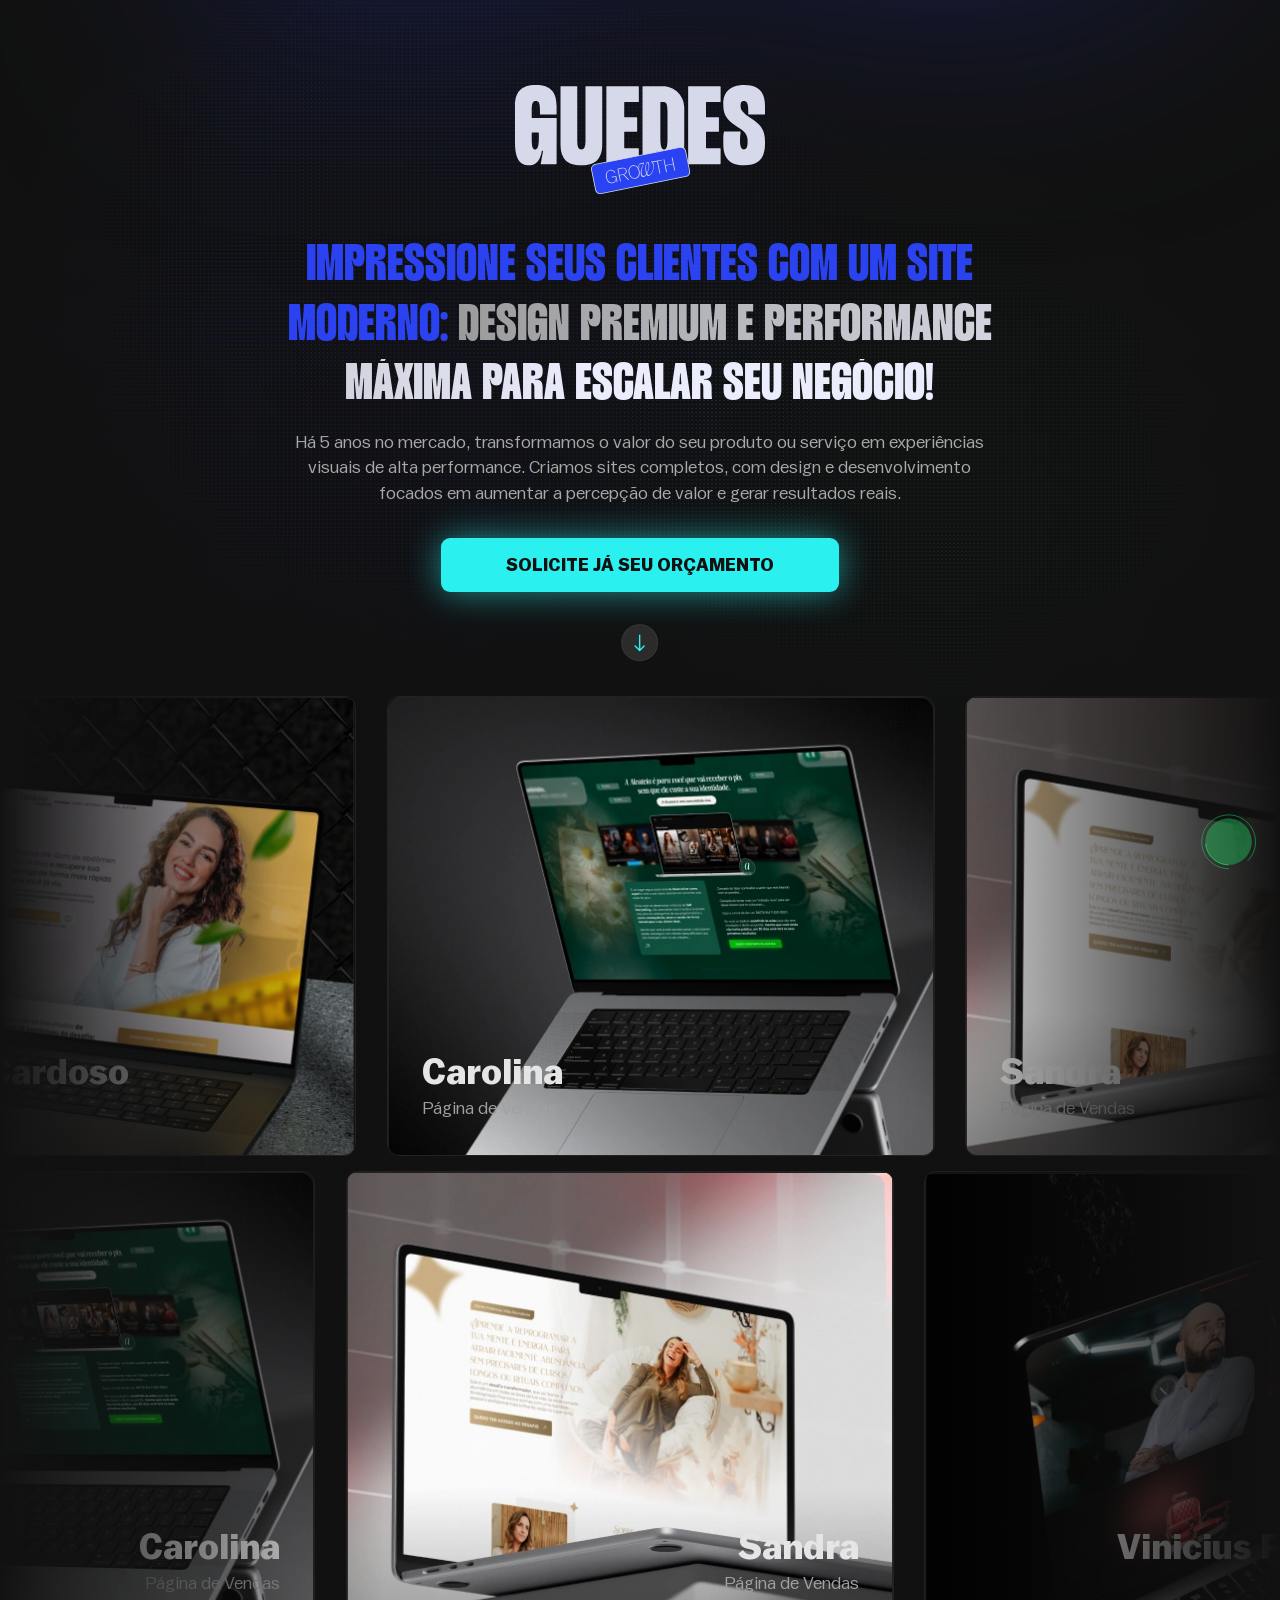
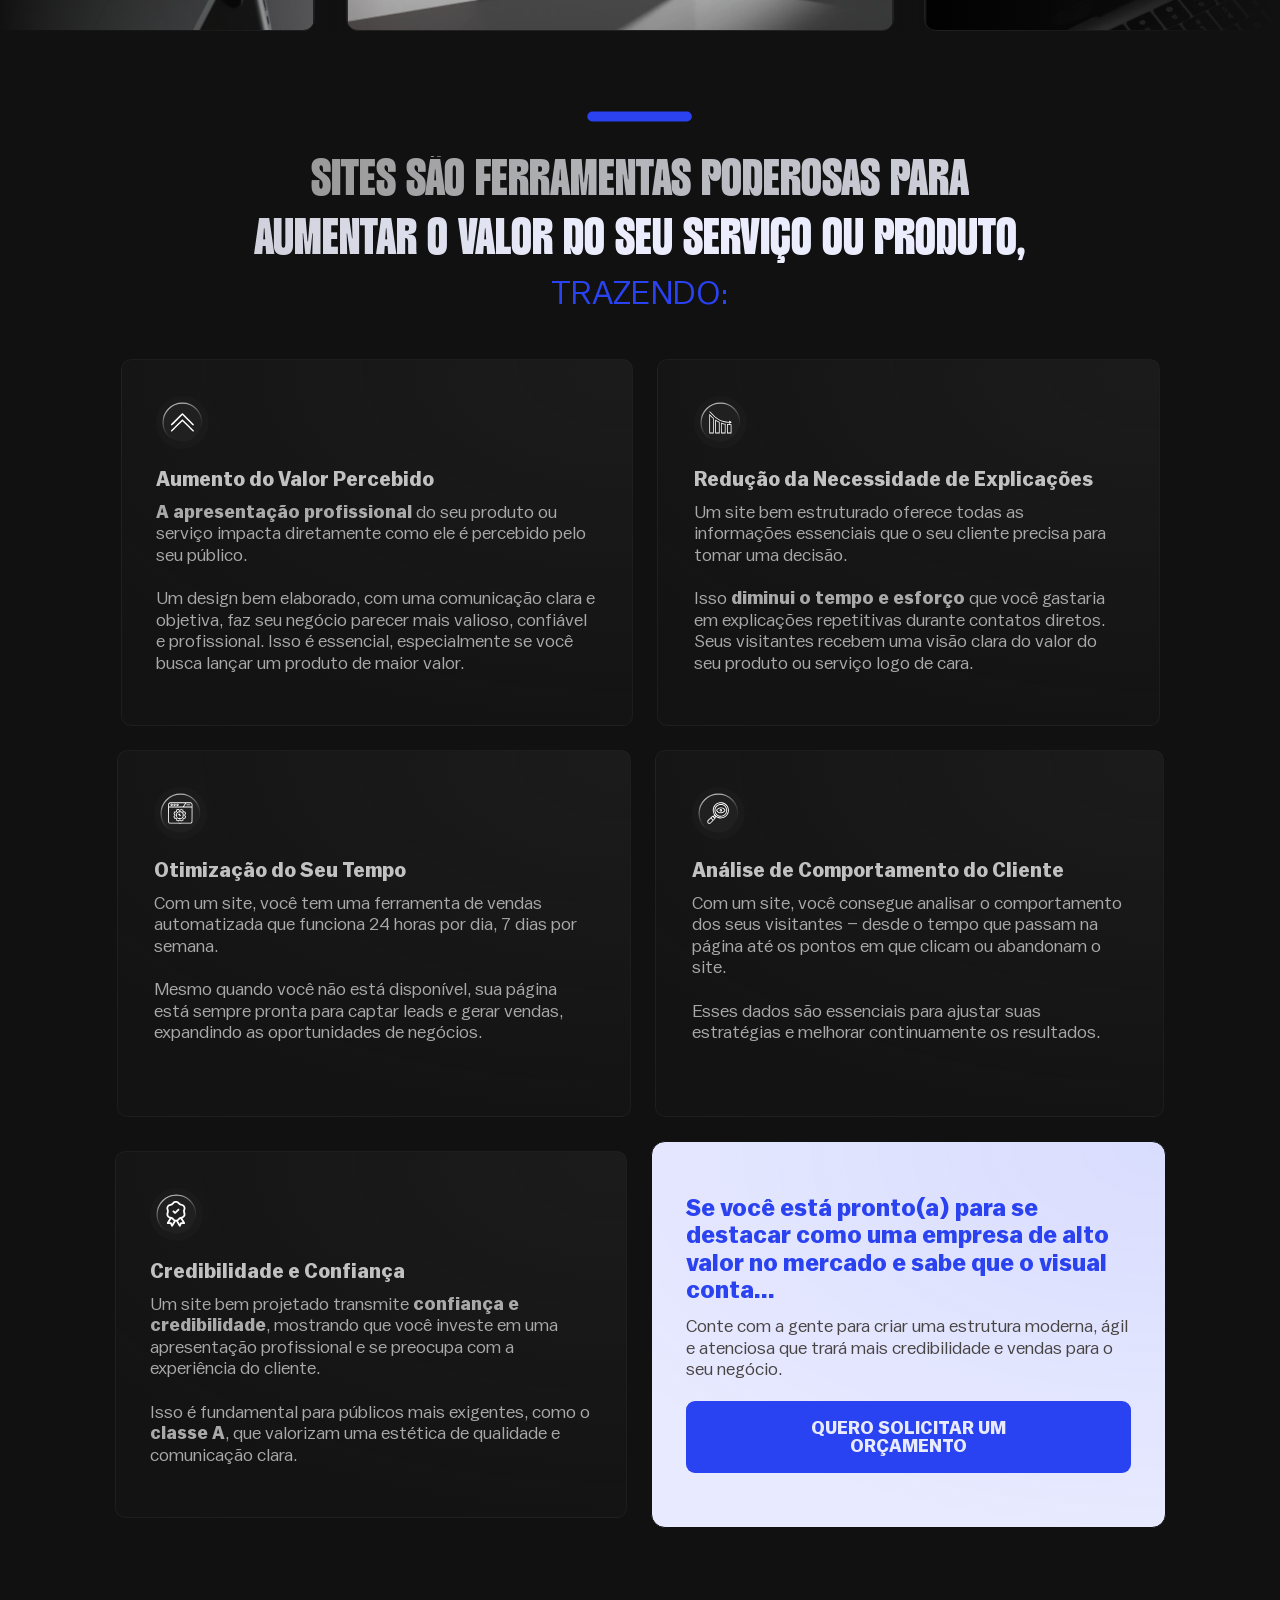
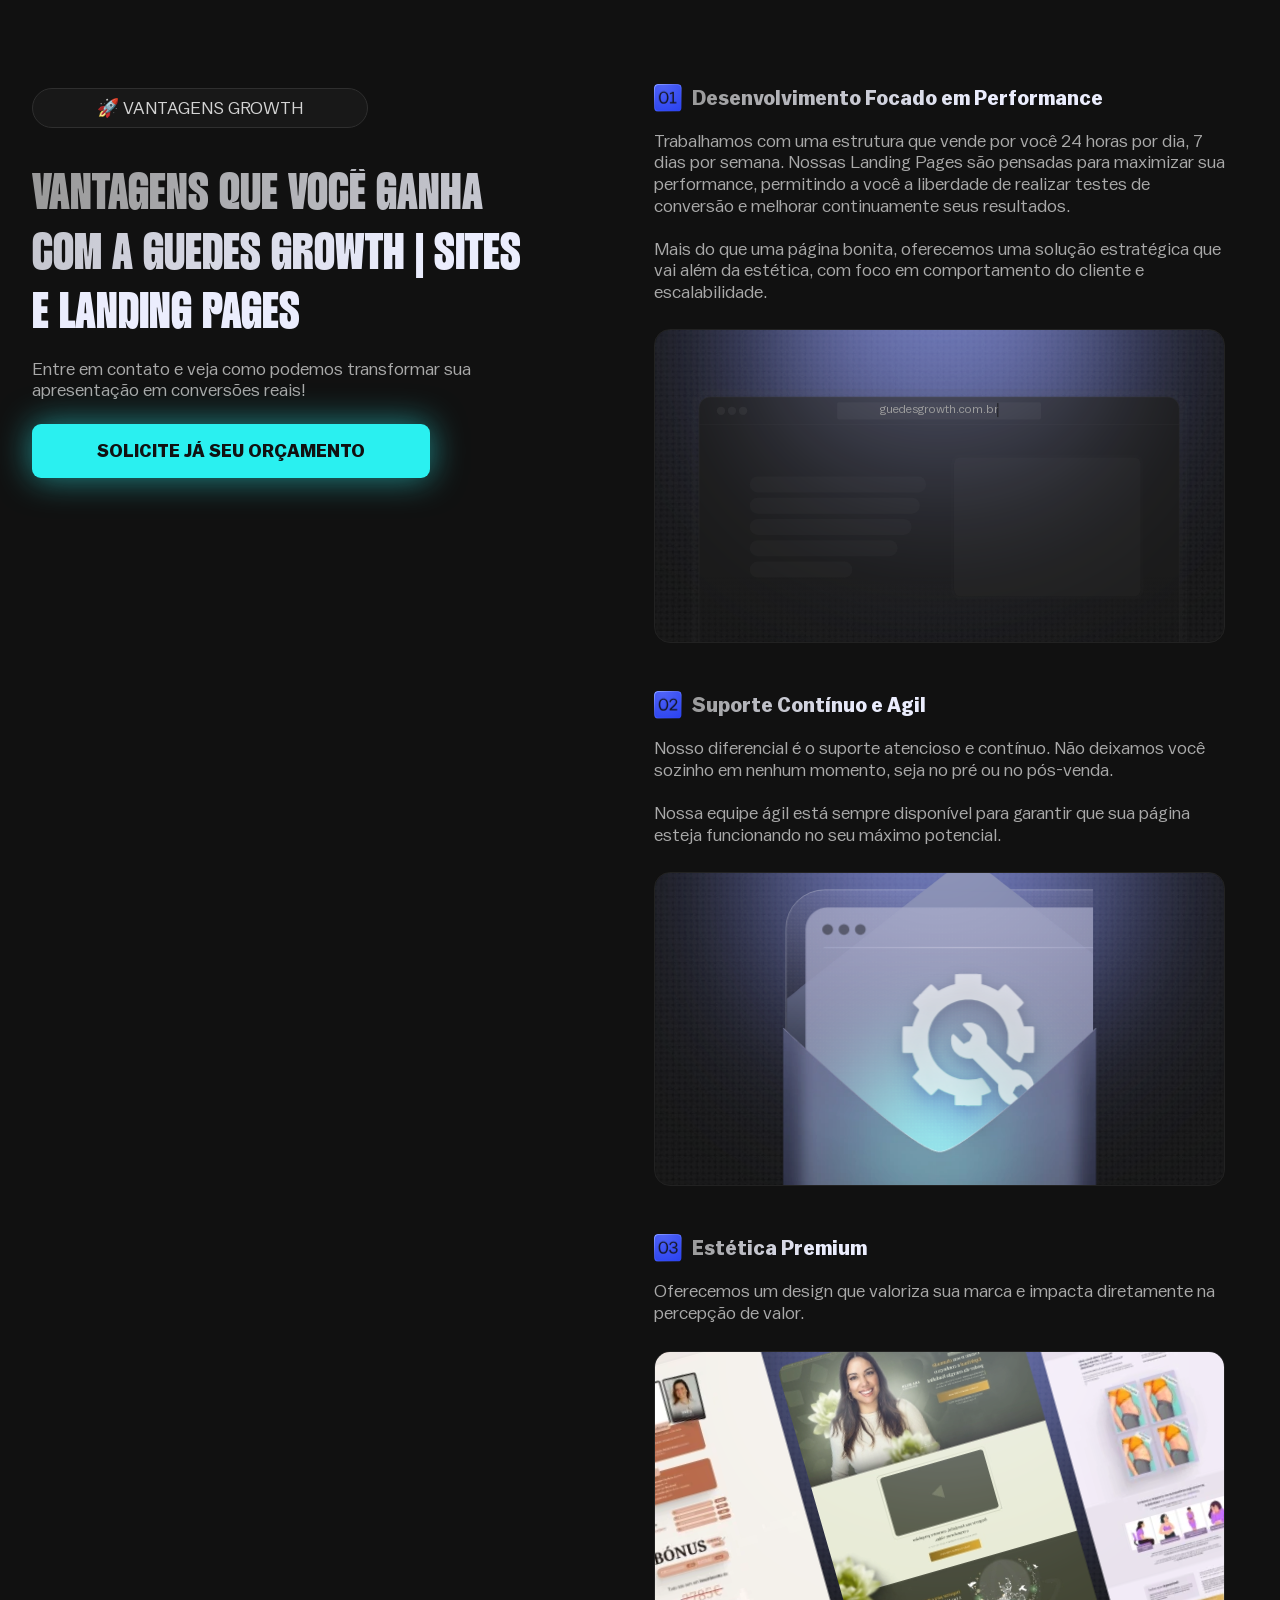
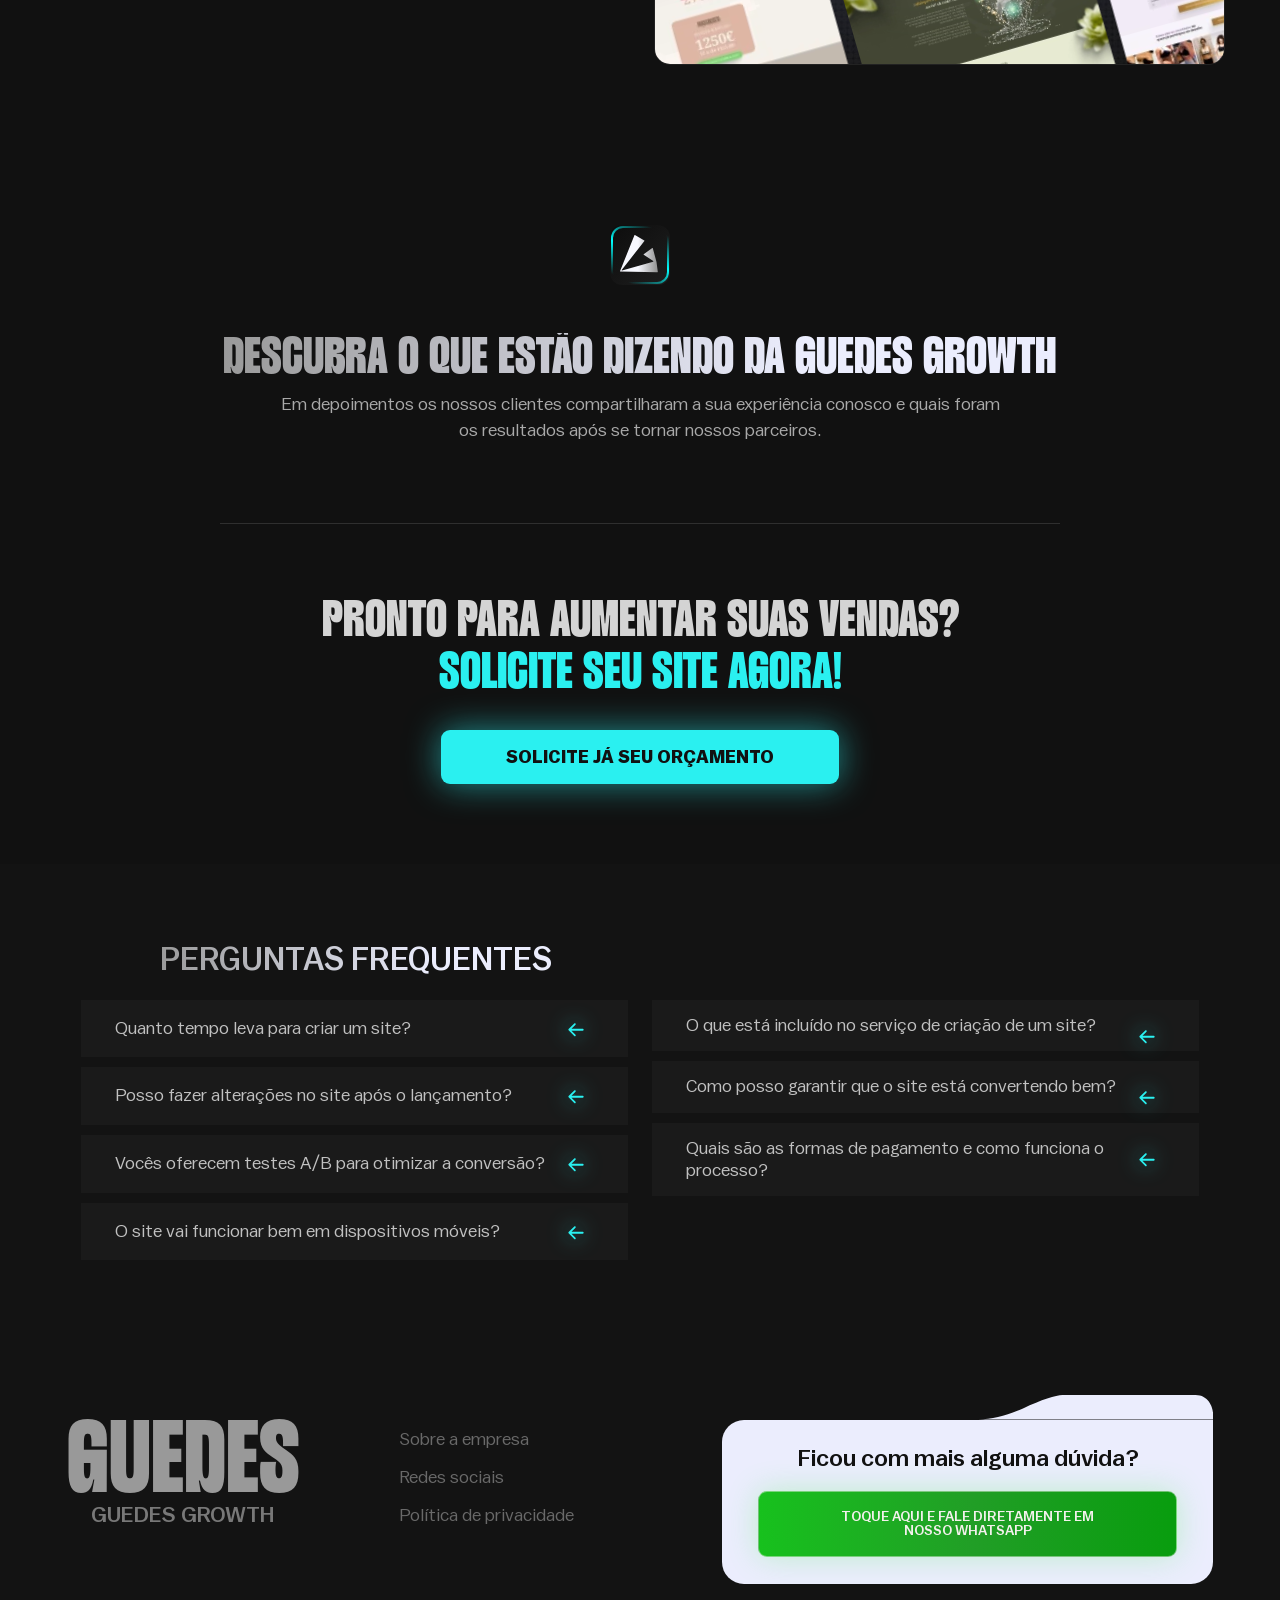
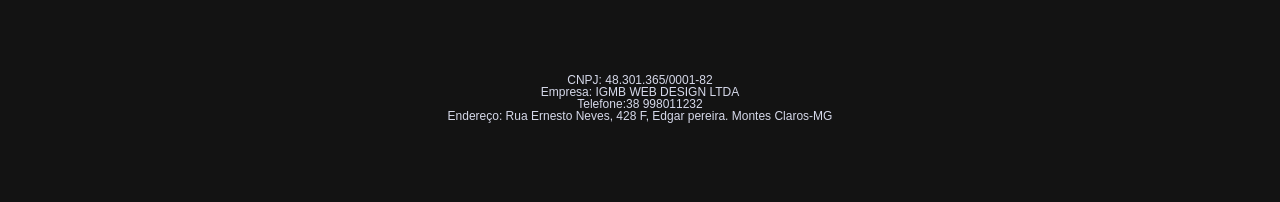
<file: _backup/SITE ANTIGO/index.html>
<!DOCTYPE html>
<html dir="ltr" lang="pt-BR" prefix="og: https://ogp.me/ns#" style="scroll-behavior: auto;"><head>
<meta charset="utf-8"/>
<title>Sites profissionais para empresas - Guedes Growth</title>
<!-- All in One SEO 4.9.5.1 - aioseo.com -->
<meta content="Há 5 anos no mercado, transformamos o valor do seu produto em experiências visuais de alta performance. Landing Pages completas focadas resultados reais." name="description"/>
<meta content="max-image-preview:large" name="robots"/>
<link href="https://guedesgrowth.com.br/" rel="canonical"/>
<meta content="All in One SEO (AIOSEO) 4.9.5.1" name="generator"/>
<meta content="pt_BR" property="og:locale"/>
<meta content="Guedes Growth - Estratégia e Tecnologia" property="og:site_name"/>
<meta content="article" property="og:type"/>
<meta content="Sites profissionais para empresas - Guedes Growth" property="og:title"/>
<meta content="Há 5 anos no mercado, transformamos o valor do seu produto em experiências visuais de alta performance. Landing Pages completas focadas resultados reais." property="og:description"/>
<meta content="https://guedesgrowth.com.br/" property="og:url"/>
<meta content="assets/banner_f6d76011f367.webp" property="og:image"/>
<meta content="assets/banner_f6d76011f367.webp" property="og:image:secure_url"/>
<meta content="1200" property="og:image:width"/>
<meta content="627" property="og:image:height"/>
<meta content="2025-01-13T19:06:01+00:00" property="article:published_time"/>
<meta content="2026-03-19T21:17:57+00:00" property="article:modified_time"/>
<meta content="summary_large_image" name="twitter:card"/>
<meta content="Sites profissionais para empresas - Guedes Growth" name="twitter:title"/>
<meta content="Há 5 anos no mercado, transformamos o valor do seu produto em experiências visuais de alta performance. Landing Pages completas focadas resultados reais." name="twitter:description"/>
<meta content="assets/banner_f6d76011f367.webp" name="twitter:image"/>
<script async="" src="assets/clarity_3e910507a8d3.js"></script><script class="aioseo-schema" type="application/ld+json">
			{"@context":"https:\/\/schema.org","@graph":[{"@type":"BreadcrumbList","@id":"https:\/\/guedesgrowth.com.br\/#breadcrumblist","itemListElement":[{"@type":"ListItem","@id":"https:\/\/guedesgrowth.com.br#listItem","position":1,"name":"In\u00edcio"}]},{"@type":"Organization","@id":"https:\/\/guedesgrowth.com.br\/#organization","name":"Guedes Growth","description":"Estrat\u00e9gia e Tecnologia","url":"https:\/\/guedesgrowth.com.br\/","telephone":"+5538998760323","logo":{"@type":"ImageObject","url":"https:\/\/guedesgrowth.com.br\/wp-content\/uploads\/2024\/11\/GUEDES-GROWTH.png","@id":"https:\/\/guedesgrowth.com.br\/#organizationLogo","width":1585,"height":692},"image":{"@id":"https:\/\/guedesgrowth.com.br\/#organizationLogo"},"sameAs":["https:\/\/www.instagram.com\/guedes.io\/"]},{"@type":"WebPage","@id":"https:\/\/guedesgrowth.com.br\/#webpage","url":"https:\/\/guedesgrowth.com.br\/","name":"Sites profissionais para empresas - Guedes Growth","description":"H\u00e1 5 anos no mercado, transformamos o valor do seu produto em experi\u00eancias visuais de alta performance. Landing Pages completas focadas resultados reais.","inLanguage":"pt-BR","isPartOf":{"@id":"https:\/\/guedesgrowth.com.br\/#website"},"breadcrumb":{"@id":"https:\/\/guedesgrowth.com.br\/#breadcrumblist"},"image":{"@type":"ImageObject","url":"https:\/\/guedesgrowth.com.br\/wp-content\/uploads\/2024\/11\/banner.webp","@id":"https:\/\/guedesgrowth.com.br\/#mainImage","width":1200,"height":627},"primaryImageOfPage":{"@id":"https:\/\/guedesgrowth.com.br\/#mainImage"},"datePublished":"2025-01-13T16:06:01-03:00","dateModified":"2026-03-19T18:17:57-03:00"},{"@type":"WebSite","@id":"https:\/\/guedesgrowth.com.br\/#website","url":"https:\/\/guedesgrowth.com.br\/","name":"Guedes Growth","description":"Estrat\u00e9gia e Tecnologia","inLanguage":"pt-BR","publisher":{"@id":"https:\/\/guedesgrowth.com.br\/#organization"}}]}
		</script>
<!-- All in One SEO -->
<link href="https://guedesgrowth.com.br/feed/" rel="alternate" title="Feed para Guedes Growth »" type="application/rss+xml"/>
<link href="https://guedesgrowth.com.br/comments/feed/" rel="alternate" title="Feed de comentários para Guedes Growth »" type="application/rss+xml"/>
<link href="https://guedesgrowth.com.br/wp-json/oembed/1.0/embed?url=https%3A%2F%2Fguedesgrowth.com.br%2F" rel="alternate" title="oEmbed (JSON)" type="application/json+oembed"/>
<link href="https://guedesgrowth.com.br/wp-json/oembed/1.0/embed?url=https%3A%2F%2Fguedesgrowth.com.br%2F&amp;format=xml" rel="alternate" title="oEmbed (XML)" type="text/xml+oembed"/>
<style id="wp-img-auto-sizes-contain-inline-css">
img:is([sizes=auto i],[sizes^="auto," i]){contain-intrinsic-size:3000px 1500px}
/*# sourceURL=wp-img-auto-sizes-contain-inline-css */
</style>
<style id="wp-emoji-styles-inline-css">

	img.wp-smiley, img.emoji {
		display: inline !important;
		border: none !important;
		box-shadow: none !important;
		height: 1em !important;
		width: 1em !important;
		margin: 0 0.07em !important;
		vertical-align: -0.1em !important;
		background: none !important;
		padding: 0 !important;
	}
/*# sourceURL=wp-emoji-styles-inline-css */
</style>
<link href="assets/global_ebc9147a2762.css" id="aioseo/css/src/vue/standalone/blocks/table-of-contents/global.scss-css" media="all" rel="stylesheet"/>
<link href="assets/frontend_67ddc3018c37.css" id="jet-engine-frontend-css" media="all" rel="stylesheet"/>
<style id="global-styles-inline-css">
:root{--wp--preset--aspect-ratio--square: 1;--wp--preset--aspect-ratio--4-3: 4/3;--wp--preset--aspect-ratio--3-4: 3/4;--wp--preset--aspect-ratio--3-2: 3/2;--wp--preset--aspect-ratio--2-3: 2/3;--wp--preset--aspect-ratio--16-9: 16/9;--wp--preset--aspect-ratio--9-16: 9/16;--wp--preset--color--black: #000000;--wp--preset--color--cyan-bluish-gray: #abb8c3;--wp--preset--color--white: #ffffff;--wp--preset--color--pale-pink: #f78da7;--wp--preset--color--vivid-red: #cf2e2e;--wp--preset--color--luminous-vivid-orange: #ff6900;--wp--preset--color--luminous-vivid-amber: #fcb900;--wp--preset--color--light-green-cyan: #7bdcb5;--wp--preset--color--vivid-green-cyan: #00d084;--wp--preset--color--pale-cyan-blue: #8ed1fc;--wp--preset--color--vivid-cyan-blue: #0693e3;--wp--preset--color--vivid-purple: #9b51e0;--wp--preset--gradient--vivid-cyan-blue-to-vivid-purple: linear-gradient(135deg,rgb(6,147,227) 0%,rgb(155,81,224) 100%);--wp--preset--gradient--light-green-cyan-to-vivid-green-cyan: linear-gradient(135deg,rgb(122,220,180) 0%,rgb(0,208,130) 100%);--wp--preset--gradient--luminous-vivid-amber-to-luminous-vivid-orange: linear-gradient(135deg,rgb(252,185,0) 0%,rgb(255,105,0) 100%);--wp--preset--gradient--luminous-vivid-orange-to-vivid-red: linear-gradient(135deg,rgb(255,105,0) 0%,rgb(207,46,46) 100%);--wp--preset--gradient--very-light-gray-to-cyan-bluish-gray: linear-gradient(135deg,rgb(238,238,238) 0%,rgb(169,184,195) 100%);--wp--preset--gradient--cool-to-warm-spectrum: linear-gradient(135deg,rgb(74,234,220) 0%,rgb(151,120,209) 20%,rgb(207,42,186) 40%,rgb(238,44,130) 60%,rgb(251,105,98) 80%,rgb(254,248,76) 100%);--wp--preset--gradient--blush-light-purple: linear-gradient(135deg,rgb(255,206,236) 0%,rgb(152,150,240) 100%);--wp--preset--gradient--blush-bordeaux: linear-gradient(135deg,rgb(254,205,165) 0%,rgb(254,45,45) 50%,rgb(107,0,62) 100%);--wp--preset--gradient--luminous-dusk: linear-gradient(135deg,rgb(255,203,112) 0%,rgb(199,81,192) 50%,rgb(65,88,208) 100%);--wp--preset--gradient--pale-ocean: linear-gradient(135deg,rgb(255,245,203) 0%,rgb(182,227,212) 50%,rgb(51,167,181) 100%);--wp--preset--gradient--electric-grass: linear-gradient(135deg,rgb(202,248,128) 0%,rgb(113,206,126) 100%);--wp--preset--gradient--midnight: linear-gradient(135deg,rgb(2,3,129) 0%,rgb(40,116,252) 100%);--wp--preset--font-size--small: 13px;--wp--preset--font-size--medium: 20px;--wp--preset--font-size--large: 36px;--wp--preset--font-size--x-large: 42px;--wp--preset--spacing--20: 0.44rem;--wp--preset--spacing--30: 0.67rem;--wp--preset--spacing--40: 1rem;--wp--preset--spacing--50: 1.5rem;--wp--preset--spacing--60: 2.25rem;--wp--preset--spacing--70: 3.38rem;--wp--preset--spacing--80: 5.06rem;--wp--preset--shadow--natural: 6px 6px 9px rgba(0, 0, 0, 0.2);--wp--preset--shadow--deep: 12px 12px 50px rgba(0, 0, 0, 0.4);--wp--preset--shadow--sharp: 6px 6px 0px rgba(0, 0, 0, 0.2);--wp--preset--shadow--outlined: 6px 6px 0px -3px rgb(255, 255, 255), 6px 6px rgb(0, 0, 0);--wp--preset--shadow--crisp: 6px 6px 0px rgb(0, 0, 0);}:root { --wp--style--global--content-size: 800px;--wp--style--global--wide-size: 1200px; }:where(body) { margin: 0; }.wp-site-blocks > .alignleft { float: left; margin-right: 2em; }.wp-site-blocks > .alignright { float: right; margin-left: 2em; }.wp-site-blocks > .aligncenter { justify-content: center; margin-left: auto; margin-right: auto; }:where(.wp-site-blocks) > * { margin-block-start: 24px; margin-block-end: 0; }:where(.wp-site-blocks) > :first-child { margin-block-start: 0; }:where(.wp-site-blocks) > :last-child { margin-block-end: 0; }:root { --wp--style--block-gap: 24px; }:root :where(.is-layout-flow) > :first-child{margin-block-start: 0;}:root :where(.is-layout-flow) > :last-child{margin-block-end: 0;}:root :where(.is-layout-flow) > *{margin-block-start: 24px;margin-block-end: 0;}:root :where(.is-layout-constrained) > :first-child{margin-block-start: 0;}:root :where(.is-layout-constrained) > :last-child{margin-block-end: 0;}:root :where(.is-layout-constrained) > *{margin-block-start: 24px;margin-block-end: 0;}:root :where(.is-layout-flex){gap: 24px;}:root :where(.is-layout-grid){gap: 24px;}.is-layout-flow > .alignleft{float: left;margin-inline-start: 0;margin-inline-end: 2em;}.is-layout-flow > .alignright{float: right;margin-inline-start: 2em;margin-inline-end: 0;}.is-layout-flow > .aligncenter{margin-left: auto !important;margin-right: auto !important;}.is-layout-constrained > .alignleft{float: left;margin-inline-start: 0;margin-inline-end: 2em;}.is-layout-constrained > .alignright{float: right;margin-inline-start: 2em;margin-inline-end: 0;}.is-layout-constrained > .aligncenter{margin-left: auto !important;margin-right: auto !important;}.is-layout-constrained > :where(:not(.alignleft):not(.alignright):not(.alignfull)){max-width: var(--wp--style--global--content-size);margin-left: auto !important;margin-right: auto !important;}.is-layout-constrained > .alignwide{max-width: var(--wp--style--global--wide-size);}body .is-layout-flex{display: flex;}.is-layout-flex{flex-wrap: wrap;align-items: center;}.is-layout-flex > :is(*, div){margin: 0;}body .is-layout-grid{display: grid;}.is-layout-grid > :is(*, div){margin: 0;}body{padding-top: 0px;padding-right: 0px;padding-bottom: 0px;padding-left: 0px;}a:where(:not(.wp-element-button)){text-decoration: underline;}:root :where(.wp-element-button, .wp-block-button__link){background-color: #32373c;border-width: 0;color: #fff;font-family: inherit;font-size: inherit;font-style: inherit;font-weight: inherit;letter-spacing: inherit;line-height: inherit;padding-top: calc(0.667em + 2px);padding-right: calc(1.333em + 2px);padding-bottom: calc(0.667em + 2px);padding-left: calc(1.333em + 2px);text-decoration: none;text-transform: inherit;}.has-black-color{color: var(--wp--preset--color--black) !important;}.has-cyan-bluish-gray-color{color: var(--wp--preset--color--cyan-bluish-gray) !important;}.has-white-color{color: var(--wp--preset--color--white) !important;}.has-pale-pink-color{color: var(--wp--preset--color--pale-pink) !important;}.has-vivid-red-color{color: var(--wp--preset--color--vivid-red) !important;}.has-luminous-vivid-orange-color{color: var(--wp--preset--color--luminous-vivid-orange) !important;}.has-luminous-vivid-amber-color{color: var(--wp--preset--color--luminous-vivid-amber) !important;}.has-light-green-cyan-color{color: var(--wp--preset--color--light-green-cyan) !important;}.has-vivid-green-cyan-color{color: var(--wp--preset--color--vivid-green-cyan) !important;}.has-pale-cyan-blue-color{color: var(--wp--preset--color--pale-cyan-blue) !important;}.has-vivid-cyan-blue-color{color: var(--wp--preset--color--vivid-cyan-blue) !important;}.has-vivid-purple-color{color: var(--wp--preset--color--vivid-purple) !important;}.has-black-background-color{background-color: var(--wp--preset--color--black) !important;}.has-cyan-bluish-gray-background-color{background-color: var(--wp--preset--color--cyan-bluish-gray) !important;}.has-white-background-color{background-color: var(--wp--preset--color--white) !important;}.has-pale-pink-background-color{background-color: var(--wp--preset--color--pale-pink) !important;}.has-vivid-red-background-color{background-color: var(--wp--preset--color--vivid-red) !important;}.has-luminous-vivid-orange-background-color{background-color: var(--wp--preset--color--luminous-vivid-orange) !important;}.has-luminous-vivid-amber-background-color{background-color: var(--wp--preset--color--luminous-vivid-amber) !important;}.has-light-green-cyan-background-color{background-color: var(--wp--preset--color--light-green-cyan) !important;}.has-vivid-green-cyan-background-color{background-color: var(--wp--preset--color--vivid-green-cyan) !important;}.has-pale-cyan-blue-background-color{background-color: var(--wp--preset--color--pale-cyan-blue) !important;}.has-vivid-cyan-blue-background-color{background-color: var(--wp--preset--color--vivid-cyan-blue) !important;}.has-vivid-purple-background-color{background-color: var(--wp--preset--color--vivid-purple) !important;}.has-black-border-color{border-color: var(--wp--preset--color--black) !important;}.has-cyan-bluish-gray-border-color{border-color: var(--wp--preset--color--cyan-bluish-gray) !important;}.has-white-border-color{border-color: var(--wp--preset--color--white) !important;}.has-pale-pink-border-color{border-color: var(--wp--preset--color--pale-pink) !important;}.has-vivid-red-border-color{border-color: var(--wp--preset--color--vivid-red) !important;}.has-luminous-vivid-orange-border-color{border-color: var(--wp--preset--color--luminous-vivid-orange) !important;}.has-luminous-vivid-amber-border-color{border-color: var(--wp--preset--color--luminous-vivid-amber) !important;}.has-light-green-cyan-border-color{border-color: var(--wp--preset--color--light-green-cyan) !important;}.has-vivid-green-cyan-border-color{border-color: var(--wp--preset--color--vivid-green-cyan) !important;}.has-pale-cyan-blue-border-color{border-color: var(--wp--preset--color--pale-cyan-blue) !important;}.has-vivid-cyan-blue-border-color{border-color: var(--wp--preset--color--vivid-cyan-blue) !important;}.has-vivid-purple-border-color{border-color: var(--wp--preset--color--vivid-purple) !important;}.has-vivid-cyan-blue-to-vivid-purple-gradient-background{background: var(--wp--preset--gradient--vivid-cyan-blue-to-vivid-purple) !important;}.has-light-green-cyan-to-vivid-green-cyan-gradient-background{background: var(--wp--preset--gradient--light-green-cyan-to-vivid-green-cyan) !important;}.has-luminous-vivid-amber-to-luminous-vivid-orange-gradient-background{background: var(--wp--preset--gradient--luminous-vivid-amber-to-luminous-vivid-orange) !important;}.has-luminous-vivid-orange-to-vivid-red-gradient-background{background: var(--wp--preset--gradient--luminous-vivid-orange-to-vivid-red) !important;}.has-very-light-gray-to-cyan-bluish-gray-gradient-background{background: var(--wp--preset--gradient--very-light-gray-to-cyan-bluish-gray) !important;}.has-cool-to-warm-spectrum-gradient-background{background: var(--wp--preset--gradient--cool-to-warm-spectrum) !important;}.has-blush-light-purple-gradient-background{background: var(--wp--preset--gradient--blush-light-purple) !important;}.has-blush-bordeaux-gradient-background{background: var(--wp--preset--gradient--blush-bordeaux) !important;}.has-luminous-dusk-gradient-background{background: var(--wp--preset--gradient--luminous-dusk) !important;}.has-pale-ocean-gradient-background{background: var(--wp--preset--gradient--pale-ocean) !important;}.has-electric-grass-gradient-background{background: var(--wp--preset--gradient--electric-grass) !important;}.has-midnight-gradient-background{background: var(--wp--preset--gradient--midnight) !important;}.has-small-font-size{font-size: var(--wp--preset--font-size--small) !important;}.has-medium-font-size{font-size: var(--wp--preset--font-size--medium) !important;}.has-large-font-size{font-size: var(--wp--preset--font-size--large) !important;}.has-x-large-font-size{font-size: var(--wp--preset--font-size--x-large) !important;}
:root :where(.wp-block-pullquote){font-size: 1.5em;line-height: 1.6;}
/*# sourceURL=global-styles-inline-css */
</style>
<link href="assets/reset_c1d24ee12d0c.css" id="hello-elementor-css" media="all" rel="stylesheet"/>
<link href="assets/theme_15ccbf07d0f5.css" id="hello-elementor-theme-style-css" media="all" rel="stylesheet"/>
<link href="assets/header-footer_8cad98727639.css" id="hello-elementor-header-footer-css" media="all" rel="stylesheet"/>
<link href="assets/custom-frontend_22d2b81c0ad1.css" id="elementor-frontend-css" media="all" rel="stylesheet"/>
<link href="assets/post-5_7b1093d9359a.css" id="elementor-post-5-css" media="all" rel="stylesheet"/>
<link href="assets/custom-jet-blocks_e15263c615db.css" id="jet-blocks-css" media="all" rel="stylesheet"/>
<link href="assets/widget-image_4a5c393a7526.css" id="widget-image-css" media="all" rel="stylesheet"/>
<link href="assets/custom-widget-icon-box_38279e0d82a9.css" id="widget-icon-box-css" media="all" rel="stylesheet"/>
<link href="assets/e-animation-grow_4f35690dbb90.css" id="e-animation-grow-css" media="all" rel="stylesheet"/>
<link href="assets/swiper_8134dba55e20.css" id="swiper-css" media="all" rel="stylesheet"/>
<link href="assets/e-swiper_4acd75186f5d.css" id="e-swiper-css" media="all" rel="stylesheet"/>
<link href="assets/widget-nested-carousel_b9fb273acfd7.css" id="widget-nested-carousel-css" media="all" rel="stylesheet"/>
<link href="assets/widget-heading_597e1830a61f.css" id="widget-heading-css" media="all" rel="stylesheet"/>
<link href="assets/sticky_945875024b03.css" id="e-sticky-css" media="all" rel="stylesheet"/>
<link href="assets/widget-animated-headline_88160646b60d.css" id="widget-animated-headline-css" media="all" rel="stylesheet"/>
<link href="assets/motion-fx_52ace10c2b65.css" id="e-motion-fx-css" media="all" rel="stylesheet"/>
<link href="assets/widget-divider_a8f9b77feb15.css" id="widget-divider-css" media="all" rel="stylesheet"/>
<link href="assets/custom-widget-toggle_4afd263d13a5.css" id="widget-toggle-css" media="all" rel="stylesheet"/>
<link href="assets/widget-lottie_fd82cac8bd56.css" id="widget-lottie-css" media="all" rel="stylesheet"/>
<link href="assets/post-941_8e400c137369.css" id="elementor-post-941-css" media="all" rel="stylesheet"/>
<link href="assets/graphina-chart_5ccd6c9e10b5.css" id="graphina_chart-css-css" media="all" rel="stylesheet"/>
<style id="hide_field_class_style-inline-css">
.cfef-hidden, .cfef-hidden-step-field {
			display: none !important;
	}
/*# sourceURL=hide_field_class_style-inline-css */
</style>
<link href="assets/montserrat_476dfa80c9d8.css" id="elementor-gf-local-montserrat-css" media="all" rel="stylesheet"/>


<link href="https://guedesgrowth.com.br/wp-json/" rel="https://api.w.org/"/><link href="https://guedesgrowth.com.br/wp-json/wp/v2/pages/941" rel="alternate" title="JSON" type="application/json"/><link href="https://guedesgrowth.com.br/xmlrpc.php?rsd" rel="EditURI" title="RSD" type="application/rsd+xml"/>
<meta content="WordPress 6.9.4" name="generator"/>
<link href="https://guedesgrowth.com.br/" rel="shortlink"/>
<meta content="eyJyIjoiMTowITc6MCEzMDowIiwibyI6Imh0dHBzOlwvXC9ndWVkZXNncm93dGguY29tLmJyP3RpLW9ubGluZS11c2Vycy1nb29nbGU9MSZhbXA7cD0lMkYmYW1wO193cG5vbmNlPTQxYjM1OWU0MDIifQ==" name="ti-site-data"/><meta content="Elementor 3.35.7; features: e_font_icon_svg, additional_custom_breakpoints; settings: css_print_method-external, google_font-enabled, font_display-swap" name="generator"/>
<script type="text/javascript">
    (function(c,l,a,r,i,t,y){
        c[a]=c[a]||function(){(c[a].q=c[a].q||[]).push(arguments)};
        t=l.createElement(r);t.async=1;t.src="https://www.clarity.ms/tag/"+i;
        y=l.getElementsByTagName(r)[0];y.parentNode.insertBefore(t,y);
    })(window, document, "clarity", "script", "pba36vyp9k");
</script>
<!-- Google tag (gtag.js) -->

<script>
  window.dataLayer = window.dataLayer || [];
  function gtag(){dataLayer.push(arguments);}
  gtag('js', new Date());

  gtag('config', 'G-6Z6GX4W3ZS');
</script>
<!-- Meta Pixel Code -->
<script>
!function(f,b,e,v,n,t,s)
{if(f.fbq)return;n=f.fbq=function(){n.callMethod?
n.callMethod.apply(n,arguments):n.queue.push(arguments)};
if(!f._fbq)f._fbq=n;n.push=n;n.loaded=!0;n.version='2.0';
n.queue=[];t=b.createElement(e);t.async=!0;
t.src=v;s=b.getElementsByTagName(e)[0];
s.parentNode.insertBefore(t,s)}(window, document,'script',
'https://connect.facebook.net/en_US/fbevents.js');
fbq('init', '1251301960464452');
fbq('track', 'PageView');
</script>
<noscript><img height="1" src="https://www.facebook.com/tr?id=1251301960464452&amp;ev=PageView&amp;noscript=1" style="display:none" width="1"/></noscript>
<!-- End Meta Pixel Code -->
<style>
				.e-con.e-parent:nth-of-type(n+4):not(.e-lazyloaded):not(.e-no-lazyload),
				.e-con.e-parent:nth-of-type(n+4):not(.e-lazyloaded):not(.e-no-lazyload) * {
					background-image: none !important;
				}
				@media screen and (max-height: 1024px) {
					.e-con.e-parent:nth-of-type(n+3):not(.e-lazyloaded):not(.e-no-lazyload),
					.e-con.e-parent:nth-of-type(n+3):not(.e-lazyloaded):not(.e-no-lazyload) * {
						background-image: none !important;
					}
				}
				@media screen and (max-height: 640px) {
					.e-con.e-parent:nth-of-type(n+2):not(.e-lazyloaded):not(.e-no-lazyload),
					.e-con.e-parent:nth-of-type(n+2):not(.e-lazyloaded):not(.e-no-lazyload) * {
						background-image: none !important;
					}
				}
			</style>
<link href="assets/cropped-FAV-GG-32x32_5b6d2613790b.jpg" rel="icon" sizes="32x32"/>
<link href="assets/cropped-FAV-GG-192x192_b833073c3058.jpg" rel="icon" sizes="192x192"/>
<link href="assets/cropped-FAV-GG-180x180_b8d0771109f6.jpg" rel="apple-touch-icon"/>
<meta content="assets/cropped-FAV-GG-270x270_fe4a7bb4dc05.jpg" name="msapplication-TileImage"/>
<style id="wp-custom-css">
			html, body {
    
    width: 100%;
    overflow-x: hidden;
    
}
		</style>
<meta content="width=device-width, initial-scale=1.0, viewport-fit=cover" name="viewport"/><style data-scroll-fix="true">
        /* Scroll fixes for offline viewing */
        html, body {
            overflow: auto !important;
            overflow-x: hidden !important;
            height: auto !important;
            min-height: 100% !important;
            scroll-behavior: auto !important;
            opacity: 1 !important;
            visibility: visible !important;
        }
        
        /* Force visibility - many sites use JS animations for initial display */
        body, .wrapper, main, #__next, #app, .page, .content {
            opacity: 1 !important;
            visibility: visible !important;
            transform: none !important;
        }
        
        /* Disable loader/preloader overlays */
        .loader, .preloader, .loading, [class*="loader"], [class*="preloader"] {
            display: none !important;
            opacity: 0 !important;
        }
        
        /* Show elements that might be hidden for animation */
        .word-inner, .char, .line, [data-aos], [data-scroll],
        .hero-text span, .hero-fade, [class*="hero"] span {
            opacity: 1 !important;
            transform: none !important;
            visibility: visible !important;
        }
        
        /* Reset Tailwind animation utility classes */
        .translate-y-full, .translate-x-full, .-translate-y-full, .-translate-x-full,
        .translate-y-1\/2, .-translate-y-1\/2, .translate-y-\[100\%\], .translate-y-\[110\%\] {
            transform: none !important;
        }
        
        /* Force visibility on common hidden-for-animation patterns */
        .opacity-0, [class*="opacity-0"] {
            opacity: 1 !important;
        }
        
        /* Reset scale transforms used for animations */
        .scale-0, .scale-50, .scale-75 {
            transform: none !important;
        }
        
        html.lenis, html.lenis-smooth, 
        body.lenis, body.lenis-smooth,
        .lenis-wrapper, .lenis-content,
        [data-lenis-prevent], [data-scroll-container] {
            overflow: visible !important;
            height: auto !important;
        }
        
        /* Fix flex containers that might cut off content */
        body.flex.items-center,
        body.flex.justify-center {
            align-items: flex-start !important;
            min-height: 100vh;
            height: auto !important;
        }
        
        /* Ensure main content scrolls */
        main, #__next, #__nuxt, #app, .main-content {
            overflow: visible !important;
            height: auto !important;
        }
        </style></head>
<body class="home wp-singular page-template page-template-elementor_canvas page page-id-941 wp-embed-responsive wp-theme-hello-elementor hello-elementor-default elementor-default elementor-template-canvas elementor-kit-5 elementor-page elementor-page-941 e--ua-blink e--ua-mac e--ua-webkit" data-elementor-device-mode="desktop" style="scroll-behavior: auto;">
<div class="elementor elementor-941" data-elementor-id="941" data-elementor-post-type="page" data-elementor-type="wp-page">
<div class="elementor-element elementor-element-b0d8e09 e-flex e-con-boxed e-con e-parent e-lazyloaded" data-e-type="container" data-element_type="container" data-id="b0d8e09" data-settings='{"jet_parallax_layout_list":[]}'>
<div class="e-con-inner">
<div class="elementor-element elementor-element-e57fc3e elementor-widget elementor-widget-image" data-e-type="widget" data-element_type="widget" data-id="e57fc3e" data-widget_type="image.default">
<div class="elementor-widget-container">
<img alt="" class="attachment-large size-large wp-image-351" decoding="async" fetchpriority="high" height="460" src="assets/shape-1_1bbb0f932782.svg" width="800"/> </div>
</div>
<div class="elementor-element elementor-element-b311c5e elementor-widget elementor-widget-image" data-e-type="widget" data-element_type="widget" data-id="b311c5e" data-widget_type="image.default">
<div class="elementor-widget-container">
<img alt="" class="attachment-large size-large wp-image-690" decoding="async" height="198" src="assets/logo-v1_de922d13a938.svg" width="451"/> </div>
</div>
<div class="elementor-element elementor-element-d47fb2b elementor-widget__width-initial elementor-widget-mobile__width-inherit elementor-widget elementor-widget-icon-box" data-e-type="widget" data-element_type="widget" data-id="d47fb2b" data-widget_type="icon-box.default">
<div class="elementor-widget-container">
<div class="elementor-icon-box-wrapper">
<div class="elementor-icon-box-content">
<h3 class="elementor-icon-box-title">
<span>
<span class="blue">IMPRESSIONE SEUS CLIENTES COM UM SITE MODERNO:</span><span class="degrade"> Design Premium e Performance Máxima para Escalar Seu Negócio!</span> </span>
</h3>
<p class="elementor-icon-box-description">
						Há 5 anos no mercado, transformamos o valor do seu produto ou serviço em experiências visuais de alta performance. Criamos sites completos, com design e desenvolvimento focados em aumentar a percepção de valor e gerar resultados reais.					</p>
</div>
</div>
</div>
</div>
<div class="elementor-element elementor-element-3511872 botao1 elementor-mobile-align-justify elementor-widget-mobile__width-inherit elementor-widget elementor-widget-button" data-e-type="widget" data-element_type="widget" data-id="3511872" data-widget_type="button.default">
<div class="elementor-widget-container">
<div class="elementor-button-wrapper">
<a class="elementor-button elementor-button-link elementor-size-sm elementor-animation-grow" href="https://gestao-typebot-viewer.tn0exh.easypanel.host/my-typebot-w182ipm">
<span class="elementor-button-content-wrapper">
<span class="elementor-button-text">Solicite Já Seu Orçamento</span>
</span>
</a>
</div>
</div>
</div>
<div class="elementor-element elementor-element-a93545d svg elementor-view-default elementor-widget elementor-widget-icon" data-e-type="widget" data-element_type="widget" data-id="a93545d" data-widget_type="icon.default">
<div class="elementor-widget-container">
<div class="elementor-icon-wrapper">
<div class="elementor-icon">
<svg fill="none" height="29" viewbox="0 0 30 29" width="30" xmlns="http://www.w3.org/2000/svg"><g id="Group 35"><circle cx="15.0002" cy="14.2547" fill="#2B2B2B" id="circle" r="13.6955" stroke="#353535" stroke-width="0.851636"></circle><path d="M14.6182 20.6099C14.8291 20.8207 15.1709 20.8207 15.3818 20.6099L18.8176 17.1741C19.0284 16.9632 19.0284 16.6214 18.8176 16.4106C18.6067 16.1997 18.2649 16.1997 18.0541 16.4106L15 19.4646L11.9459 16.4106C11.7351 16.1997 11.3933 16.1997 11.1824 16.4106C10.9716 16.6214 10.9716 16.9632 11.1824 17.1741L14.6182 20.6099ZM14.4601 8.28119L14.4601 20.2281L15.5399 20.2281L15.5399 8.28119L14.4601 8.28119Z" fill="#2AF0F0" id="arrow"></path></g></svg> </div>
</div>
</div>
</div>
<div class="elementor-element elementor-element-208558a elementor-widget__width-initial elementor-widget elementor-widget-html" data-e-type="widget" data-element_type="widget" data-id="208558a" data-widget_type="html.default">
<div class="elementor-widget-container">
<svg fill="none" height="1197" viewbox="0 0 1182 1197" width="1182" xmlns="http://www.w3.org/2000/svg">
<defs>
<!-- Gradiente para a cor base do SVG -->
<lineargradient gradientunits="userSpaceOnUse" id="baseGradient" x1="286.283" x2="567.914" y1="-31.5544" y2="1075.18">
<stop offset="0%" stop-color="#2A42F0"></stop>
<stop offset="100%" stop-color="#2AF0F0"></stop>
</lineargradient>
<!-- Gradiente para o brilho animado -->
<lineargradient gradientunits="userSpaceOnUse" id="glowGradient" x1="286.283" x2="567.914" y1="-31.5544" y2="1075.18">
<stop offset="0%" stop-color="transparent"></stop>
<stop offset="10%" stop-color="#2A42F0" stop-opacity="0.8"></stop>
<stop offset="30%" stop-color="#2AF0F0" stop-opacity="1"></stop>
<stop offset="80%" stop-color="#2AF0F0" stop-opacity="0.6"></stop>
<stop offset="100%" stop-color="transparent"></stop>
</lineargradient>
</defs>
<g id="Vector" style="mix-blend-mode:plus-lighter">
<!-- Contorno base com gradiente e baixa opacidade -->
<path class="base" d="M828.198 248.874C824.775 243.24 816.298 242.535 811.903 247.694L596.68 499.804C592.334 504.907 594.707 512.559 601.292 514.592L949.827 622.228C959.631 625.249 961.06 637.874 952.255 642.826L58.1302 1148.47C53.1986 1151.25 47.7955 1150.23 44.2012 1147.25C40.6004 1144.26 38.7829 1139.27 41.057 1134.22L506.129 100.46C508.451 95.221 505.423 89.2256 499.826 86.7812L163.187 2.11979C157.312 0.625474 151.464 4.41169 150.744 10.0787L2.53506 1179.48C1.02739 1191.42 7.27587 1196.75 14.0649 1195.15L1172.79 920.227C1178.7 918.809 1181.83 912.799 1179.57 907.558L1179.28 906.889L1073.08 661.972L1037.32 593.564L828.198 248.874Z"></path>
<!-- Contorno com brilho animado -->
<path class="glow" d="M828.198 248.874C824.775 243.24 816.298 242.535 811.903 247.694L596.68 499.804C592.334 504.907 594.707 512.559 601.292 514.592L949.827 622.228C959.631 625.249 961.06 637.874 952.255 642.826L58.1302 1148.47C53.1986 1151.25 47.7955 1150.23 44.2012 1147.25C40.6004 1144.26 38.7829 1139.27 41.057 1134.22L506.129 100.46C508.451 95.221 505.423 89.2256 499.826 86.7812L163.187 2.11979C157.312 0.625474 151.464 4.41169 150.744 10.0787L2.53506 1179.48C1.02739 1191.42 7.27587 1196.75 14.0649 1195.15L1172.79 920.227C1178.7 918.809 1181.83 912.799 1179.57 907.558L1179.28 906.889L1073.08 661.972L1037.32 593.564L828.198 248.874Z"></path>
</g>
</svg>
</div>
</div>
</div>
</div>
<div class="elementor-element elementor-element-f41e5b3 e-con-full e-flex e-con e-parent e-lazyloaded" data-e-type="container" data-element_type="container" data-id="f41e5b3" data-settings='{"jet_parallax_layout_list":[]}'>
<div class="elementor-element elementor-element-45fd3d5 elementor-widget elementor-widget-n-carousel e-widget-swiper" data-e-type="widget" data-element_type="widget" data-id="45fd3d5" data-settings='{"carousel_items":[{"slide_title":"Slide #1","_id":"59aabb3"},{"slide_title":"Slide #1","_id":"b0f7b98"},{"slide_title":"Slide #1","_id":"2f4bb2f"},{"slide_title":"Slide #1","_id":"bfa17c4"},{"slide_title":"Slide #1","_id":"61183c6"},{"slide_title":"Slide #1","_id":"cf5e8f3"},{"slide_title":"Slide #1","_id":"10033fd"},{"slide_title":"Slide #1","_id":"4e212fd"}],"slides_to_show":"4","slides_to_show_laptop":"3","slides_to_scroll":"1","slides_to_scroll_laptop":"1","slides_to_scroll_mobile":"1","autoplay_speed":0,"speed":7000,"slides_to_show_tablet":"2","slides_to_show_mobile":"1","autoplay":"yes","pause_on_hover":"yes","pause_on_interaction":"yes","infinite":"yes","offset_sides":"none","image_spacing_custom":{"unit":"px","size":10,"sizes":[]},"image_spacing_custom_laptop":{"unit":"px","size":"","sizes":[]},"image_spacing_custom_tablet":{"unit":"px","size":"","sizes":[]},"image_spacing_custom_mobile":{"unit":"px","size":"","sizes":[]}}' data-widget_type="nested-carousel.default">
<div class="elementor-widget-container">
<div aria-label="Carrossel" aria-roledescription="carousel" class="e-n-carousel swiper swiper-initialized swiper-horizontal swiper-pointer-events" dir="ltr" role="region">
<div aria-live="off" class="swiper-wrapper" id="swiper-wrapper-8741b6ac25fb8a105" style="transition-duration: 7000ms; transform: translate3d(-3471px, 0px, 0px);"><div aria-hidden="true" aria-label="5 / 8" aria-roledescription="slide" class="swiper-slide swiper-slide-duplicate" data-slide="5" data-swiper-slide-index="4" inert="" role="group" style="width: 568.5px; margin-right: 10px;">
<div class="elementor-element elementor-element-1650e16 e-con-full e-flex e-con e-child" data-e-type="container" data-element_type="container" data-id="1650e16" data-settings='{"background_background":"classic","jet_parallax_layout_list":[]}'>
<div class="elementor-element elementor-element-8f6120b elementor-widget__width-initial elementor-widget-mobile__width-inherit elementor-widget elementor-widget-icon-box" data-e-type="widget" data-element_type="widget" data-id="8f6120b" data-widget_type="icon-box.default">
<div class="elementor-widget-container">
<div class="elementor-icon-box-wrapper">
<div class="elementor-icon-box-content">
<div class="elementor-icon-box-title">
<span>
							Sandra						</span>
</div>
<p class="elementor-icon-box-description">
						Página de Vendas					</p>
</div>
</div>
</div>
</div>
</div>
</div><div aria-hidden="true" aria-label="6 / 8" aria-roledescription="slide" class="swiper-slide swiper-slide-duplicate" data-slide="6" data-swiper-slide-index="5" inert="" role="group" style="width: 568.5px; margin-right: 10px;">
<div class="elementor-element elementor-element-5c37195 e-con-full e-flex e-con e-child" data-e-type="container" data-element_type="container" data-id="5c37195" data-settings='{"background_background":"classic","jet_parallax_layout_list":[]}'>
<div class="elementor-element elementor-element-9e050ff elementor-widget-mobile__width-inherit elementor-widget elementor-widget-icon-box" data-e-type="widget" data-element_type="widget" data-id="9e050ff" data-widget_type="icon-box.default">
<div class="elementor-widget-container">
<div class="elementor-icon-box-wrapper">
<div class="elementor-icon-box-content">
<div class="elementor-icon-box-title">
<span>
							Vinicius Fernandez						</span>
</div>
<p class="elementor-icon-box-description">
						Página de Captura					</p>
</div>
</div>
</div>
</div>
</div>
</div><div aria-hidden="true" aria-label="7 / 8" aria-roledescription="slide" class="swiper-slide swiper-slide-duplicate" data-slide="7" data-swiper-slide-index="6" inert="" role="group" style="width: 568.5px; margin-right: 10px;">
<div class="elementor-element elementor-element-3a5f8d6 e-con-full e-flex e-con e-child" data-e-type="container" data-element_type="container" data-id="3a5f8d6" data-settings='{"background_background":"classic","jet_parallax_layout_list":[]}'>
<div class="elementor-element elementor-element-32d2b92 elementor-widget-mobile__width-inherit elementor-widget elementor-widget-icon-box" data-e-type="widget" data-element_type="widget" data-id="32d2b92" data-widget_type="icon-box.default">
<div class="elementor-widget-container">
<div class="elementor-icon-box-wrapper">
<div class="elementor-icon-box-content">
<div class="elementor-icon-box-title">
<span>
							Pedro - Kilha						</span>
</div>
<p class="elementor-icon-box-description">
						Página de Captura					</p>
</div>
</div>
</div>
</div>
</div>
</div><div aria-hidden="true" aria-label="8 / 8" aria-roledescription="slide" class="swiper-slide swiper-slide-duplicate" data-slide="8" data-swiper-slide-index="7" inert="" role="group" style="width: 568.5px; margin-right: 10px;">
<div class="elementor-element elementor-element-f054393 e-con-full e-flex e-con e-child" data-e-type="container" data-element_type="container" data-id="f054393" data-settings='{"background_background":"classic","jet_parallax_layout_list":[]}'>
<div class="elementor-element elementor-element-262b2de elementor-widget-mobile__width-inherit elementor-widget elementor-widget-icon-box" data-e-type="widget" data-element_type="widget" data-id="262b2de" data-widget_type="icon-box.default">
<div class="elementor-widget-container">
<div class="elementor-icon-box-wrapper">
<div class="elementor-icon-box-content">
<div class="elementor-icon-box-title">
<span>
							Vera						</span>
</div>
<p class="elementor-icon-box-description">
						Página de Vendas					</p>
</div>
</div>
</div>
</div>
</div>
</div>
<div aria-hidden="true" aria-label="1 / 8" aria-roledescription="slide" class="swiper-slide" data-slide="1" data-swiper-slide-index="0" inert="" role="group" style="width: 568.5px; margin-right: 10px;">
<div class="elementor-element elementor-element-e293b54 e-con-full e-flex e-con e-child" data-e-type="container" data-element_type="container" data-id="e293b54" data-settings='{"background_background":"classic","jet_parallax_layout_list":[]}'>
<div class="elementor-element elementor-element-d072c7d elementor-widget__width-initial elementor-widget-mobile__width-inherit elementor-widget elementor-widget-icon-box" data-e-type="widget" data-element_type="widget" data-id="d072c7d" data-widget_type="icon-box.default">
<div class="elementor-widget-container">
<div class="elementor-icon-box-wrapper">
<div class="elementor-icon-box-content">
<div class="elementor-icon-box-title">
<span>
							Cesar						</span>
</div>
<p class="elementor-icon-box-description">
						Página de Vendas (VSL)					</p>
</div>
</div>
</div>
</div>
</div>
</div>
<div aria-hidden="true" aria-label="2 / 8" aria-roledescription="slide" class="swiper-slide swiper-slide-prev" data-slide="2" data-swiper-slide-index="1" inert="" role="group" style="width: 568.5px; margin-right: 10px;">
<div class="elementor-element elementor-element-92a7105 e-con-full e-flex e-con e-child" data-e-type="container" data-element_type="container" data-id="92a7105" data-settings='{"background_background":"classic","jet_parallax_layout_list":[]}'>
<div class="elementor-element elementor-element-d64bd09 elementor-widget__width-initial elementor-widget-mobile__width-inherit elementor-widget elementor-widget-icon-box" data-e-type="widget" data-element_type="widget" data-id="d64bd09" data-widget_type="icon-box.default">
<div class="elementor-widget-container">
<div class="elementor-icon-box-wrapper">
<div class="elementor-icon-box-content">
<div class="elementor-icon-box-title">
<span>
							Ana Belén						</span>
</div>
<p class="elementor-icon-box-description">
						Página de Vendas					</p>
</div>
</div>
</div>
</div>
</div>
</div>
<div aria-label="3 / 8" aria-roledescription="slide" class="swiper-slide swiper-slide-active" data-slide="3" data-swiper-slide-index="2" role="group" style="width: 568.5px; margin-right: 10px;">
<div class="elementor-element elementor-element-e63be1f e-con-full e-flex e-con e-child" data-e-type="container" data-element_type="container" data-id="e63be1f" data-settings='{"background_background":"classic","jet_parallax_layout_list":[]}'>
<div class="elementor-element elementor-element-7b3c415 elementor-widget__width-initial elementor-widget-mobile__width-inherit elementor-widget elementor-widget-icon-box" data-e-type="widget" data-element_type="widget" data-id="7b3c415" data-widget_type="icon-box.default">
<div class="elementor-widget-container">
<div class="elementor-icon-box-wrapper">
<div class="elementor-icon-box-content">
<div class="elementor-icon-box-title">
<span>
							Victoria Cardoso						</span>
</div>
<p class="elementor-icon-box-description">
						Página de Vendas					</p>
</div>
</div>
</div>
</div>
</div>
</div>
<div aria-label="4 / 8" aria-roledescription="slide" class="swiper-slide swiper-slide-next" data-slide="4" data-swiper-slide-index="3" role="group" style="width: 568.5px; margin-right: 10px;">
<div class="elementor-element elementor-element-9ad4c9a e-con-full e-flex e-con e-child" data-e-type="container" data-element_type="container" data-id="9ad4c9a" data-settings='{"background_background":"classic","jet_parallax_layout_list":[]}'>
<div class="elementor-element elementor-element-cb9b674 elementor-widget__width-initial elementor-widget-mobile__width-inherit elementor-widget elementor-widget-icon-box" data-e-type="widget" data-element_type="widget" data-id="cb9b674" data-widget_type="icon-box.default">
<div class="elementor-widget-container">
<div class="elementor-icon-box-wrapper">
<div class="elementor-icon-box-content">
<div class="elementor-icon-box-title">
<span>
							Carolina						</span>
</div>
<p class="elementor-icon-box-description">
						Página de Vendas					</p>
</div>
</div>
</div>
</div>
</div>
</div>
<div aria-label="5 / 8" aria-roledescription="slide" class="swiper-slide" data-slide="5" data-swiper-slide-index="4" role="group" style="width: 568.5px; margin-right: 10px;">
<div class="elementor-element elementor-element-1650e16 e-con-full e-flex e-con e-child" data-e-type="container" data-element_type="container" data-id="1650e16" data-settings='{"background_background":"classic","jet_parallax_layout_list":[]}'>
<div class="elementor-element elementor-element-8f6120b elementor-widget__width-initial elementor-widget-mobile__width-inherit elementor-widget elementor-widget-icon-box" data-e-type="widget" data-element_type="widget" data-id="8f6120b" data-widget_type="icon-box.default">
<div class="elementor-widget-container">
<div class="elementor-icon-box-wrapper">
<div class="elementor-icon-box-content">
<div class="elementor-icon-box-title">
<span>
							Sandra						</span>
</div>
<p class="elementor-icon-box-description">
						Página de Vendas					</p>
</div>
</div>
</div>
</div>
</div>
</div>
<div aria-label="6 / 8" aria-roledescription="slide" class="swiper-slide" data-slide="6" data-swiper-slide-index="5" role="group" style="width: 568.5px; margin-right: 10px;">
<div class="elementor-element elementor-element-5c37195 e-con-full e-flex e-con e-child" data-e-type="container" data-element_type="container" data-id="5c37195" data-settings='{"background_background":"classic","jet_parallax_layout_list":[]}'>
<div class="elementor-element elementor-element-9e050ff elementor-widget-mobile__width-inherit elementor-widget elementor-widget-icon-box" data-e-type="widget" data-element_type="widget" data-id="9e050ff" data-widget_type="icon-box.default">
<div class="elementor-widget-container">
<div class="elementor-icon-box-wrapper">
<div class="elementor-icon-box-content">
<div class="elementor-icon-box-title">
<span>
							Vinicius Fernandez						</span>
</div>
<p class="elementor-icon-box-description">
						Página de Captura					</p>
</div>
</div>
</div>
</div>
</div>
</div>
<div aria-hidden="true" aria-label="7 / 8" aria-roledescription="slide" class="swiper-slide" data-slide="7" data-swiper-slide-index="6" inert="" role="group" style="width: 568.5px; margin-right: 10px;">
<div class="elementor-element elementor-element-3a5f8d6 e-con-full e-flex e-con e-child" data-e-type="container" data-element_type="container" data-id="3a5f8d6" data-settings='{"background_background":"classic","jet_parallax_layout_list":[]}'>
<div class="elementor-element elementor-element-32d2b92 elementor-widget-mobile__width-inherit elementor-widget elementor-widget-icon-box" data-e-type="widget" data-element_type="widget" data-id="32d2b92" data-widget_type="icon-box.default">
<div class="elementor-widget-container">
<div class="elementor-icon-box-wrapper">
<div class="elementor-icon-box-content">
<div class="elementor-icon-box-title">
<span>
							Pedro - Kilha						</span>
</div>
<p class="elementor-icon-box-description">
						Página de Captura					</p>
</div>
</div>
</div>
</div>
</div>
</div>
<div aria-hidden="true" aria-label="8 / 8" aria-roledescription="slide" class="swiper-slide" data-slide="8" data-swiper-slide-index="7" inert="" role="group" style="width: 568.5px; margin-right: 10px;">
<div class="elementor-element elementor-element-f054393 e-con-full e-flex e-con e-child" data-e-type="container" data-element_type="container" data-id="f054393" data-settings='{"background_background":"classic","jet_parallax_layout_list":[]}'>
<div class="elementor-element elementor-element-262b2de elementor-widget-mobile__width-inherit elementor-widget elementor-widget-icon-box" data-e-type="widget" data-element_type="widget" data-id="262b2de" data-widget_type="icon-box.default">
<div class="elementor-widget-container">
<div class="elementor-icon-box-wrapper">
<div class="elementor-icon-box-content">
<div class="elementor-icon-box-title">
<span>
							Vera						</span>
</div>
<p class="elementor-icon-box-description">
						Página de Vendas					</p>
</div>
</div>
</div>
</div>
</div>
</div>
<div aria-hidden="true" aria-label="1 / 8" aria-roledescription="slide" class="swiper-slide swiper-slide-duplicate" data-slide="1" data-swiper-slide-index="0" inert="" role="group" style="width: 568.5px; margin-right: 10px;">
<div class="elementor-element elementor-element-e293b54 e-con-full e-flex e-con e-child" data-e-type="container" data-element_type="container" data-id="e293b54" data-settings='{"background_background":"classic","jet_parallax_layout_list":[]}'>
<div class="elementor-element elementor-element-d072c7d elementor-widget__width-initial elementor-widget-mobile__width-inherit elementor-widget elementor-widget-icon-box" data-e-type="widget" data-element_type="widget" data-id="d072c7d" data-widget_type="icon-box.default">
<div class="elementor-widget-container">
<div class="elementor-icon-box-wrapper">
<div class="elementor-icon-box-content">
<div class="elementor-icon-box-title">
<span>
							Cesar						</span>
</div>
<p class="elementor-icon-box-description">
						Página de Vendas (VSL)					</p>
</div>
</div>
</div>
</div>
</div>
</div><div aria-hidden="true" aria-label="2 / 8" aria-roledescription="slide" class="swiper-slide swiper-slide-duplicate swiper-slide-duplicate-prev" data-slide="2" data-swiper-slide-index="1" inert="" role="group" style="width: 568.5px; margin-right: 10px;">
<div class="elementor-element elementor-element-92a7105 e-con-full e-flex e-con e-child" data-e-type="container" data-element_type="container" data-id="92a7105" data-settings='{"background_background":"classic","jet_parallax_layout_list":[]}'>
<div class="elementor-element elementor-element-d64bd09 elementor-widget__width-initial elementor-widget-mobile__width-inherit elementor-widget elementor-widget-icon-box" data-e-type="widget" data-element_type="widget" data-id="d64bd09" data-widget_type="icon-box.default">
<div class="elementor-widget-container">
<div class="elementor-icon-box-wrapper">
<div class="elementor-icon-box-content">
<div class="elementor-icon-box-title">
<span>
							Ana Belén						</span>
</div>
<p class="elementor-icon-box-description">
						Página de Vendas					</p>
</div>
</div>
</div>
</div>
</div>
</div><div aria-hidden="true" aria-label="3 / 8" aria-roledescription="slide" class="swiper-slide swiper-slide-duplicate swiper-slide-duplicate-active" data-slide="3" data-swiper-slide-index="2" inert="" role="group" style="width: 568.5px; margin-right: 10px;">
<div class="elementor-element elementor-element-e63be1f e-con-full e-flex e-con e-child" data-e-type="container" data-element_type="container" data-id="e63be1f" data-settings='{"background_background":"classic","jet_parallax_layout_list":[]}'>
<div class="elementor-element elementor-element-7b3c415 elementor-widget__width-initial elementor-widget-mobile__width-inherit elementor-widget elementor-widget-icon-box" data-e-type="widget" data-element_type="widget" data-id="7b3c415" data-widget_type="icon-box.default">
<div class="elementor-widget-container">
<div class="elementor-icon-box-wrapper">
<div class="elementor-icon-box-content">
<div class="elementor-icon-box-title">
<span>
							Victoria Cardoso						</span>
</div>
<p class="elementor-icon-box-description">
						Página de Vendas					</p>
</div>
</div>
</div>
</div>
</div>
</div><div aria-hidden="true" aria-label="4 / 8" aria-roledescription="slide" class="swiper-slide swiper-slide-duplicate swiper-slide-duplicate-next" data-slide="4" data-swiper-slide-index="3" inert="" role="group" style="width: 568.5px; margin-right: 10px;">
<div class="elementor-element elementor-element-9ad4c9a e-con-full e-flex e-con e-child" data-e-type="container" data-element_type="container" data-id="9ad4c9a" data-settings='{"background_background":"classic","jet_parallax_layout_list":[]}'>
<div class="elementor-element elementor-element-cb9b674 elementor-widget__width-initial elementor-widget-mobile__width-inherit elementor-widget elementor-widget-icon-box" data-e-type="widget" data-element_type="widget" data-id="cb9b674" data-widget_type="icon-box.default">
<div class="elementor-widget-container">
<div class="elementor-icon-box-wrapper">
<div class="elementor-icon-box-content">
<div class="elementor-icon-box-title">
<span>
							Carolina						</span>
</div>
<p class="elementor-icon-box-description">
						Página de Vendas					</p>
</div>
</div>
</div>
</div>
</div>
</div></div>
<span aria-atomic="true" aria-live="assertive" class="swiper-notification"></span></div>
</div>
</div>
<div class="elementor-element elementor-element-8e7c756 elementor-widget elementor-widget-n-carousel e-widget-swiper" data-e-type="widget" data-element_type="widget" data-id="8e7c756" data-settings='{"carousel_items":[{"slide_title":"Slide #1","_id":"4e212fd"},{"slide_title":"Slide #1","_id":"10033fd"},{"slide_title":"Slide #1","_id":"cf5e8f3"},{"slide_title":"Slide #1","_id":"61183c6"},{"slide_title":"Slide #1","_id":"bfa17c4"},{"slide_title":"Slide #1","_id":"2f4bb2f"},{"slide_title":"Slide #1","_id":"b0f7b98"},{"slide_title":"Slide #1","_id":"59aabb3"}],"slides_to_show":"4","slides_to_show_laptop":"3","slides_to_scroll":"1","slides_to_scroll_laptop":"1","slides_to_scroll_mobile":"1","autoplay_speed":0,"speed":7000,"slides_to_show_tablet":"2","slides_to_show_mobile":"1","autoplay":"yes","pause_on_hover":"yes","pause_on_interaction":"yes","infinite":"yes","offset_sides":"none","image_spacing_custom":{"unit":"px","size":10,"sizes":[]},"image_spacing_custom_laptop":{"unit":"px","size":"","sizes":[]},"image_spacing_custom_tablet":{"unit":"px","size":"","sizes":[]},"image_spacing_custom_mobile":{"unit":"px","size":"","sizes":[]}}' data-widget_type="nested-carousel.default">
<div class="elementor-widget-container">
<div aria-label="Carrossel" aria-roledescription="carousel" class="e-n-carousel swiper swiper-initialized swiper-horizontal swiper-pointer-events swiper-rtl" dir="rtl" role="region">
<div aria-live="off" class="swiper-wrapper" id="swiper-wrapper-1b786f0bf008b8d6" style="transition-duration: 7000ms; transform: translate3d(3471px, 0px, 0px);"><div aria-hidden="true" aria-label="5 / 8" aria-roledescription="slide" class="swiper-slide swiper-slide-duplicate" data-slide="5" data-swiper-slide-index="4" inert="" role="group" style="width: 568.5px; margin-left: 10px;">
<div class="elementor-element elementor-element-5239825 e-con-full e-flex e-con e-child" data-e-type="container" data-element_type="container" data-id="5239825" data-settings='{"background_background":"classic","jet_parallax_layout_list":[]}'>
<div class="elementor-element elementor-element-e10b959 elementor-widget__width-inherit elementor-widget-mobile__width-inherit elementor-widget elementor-widget-icon-box" data-e-type="widget" data-element_type="widget" data-id="e10b959" data-widget_type="icon-box.default">
<div class="elementor-widget-container">
<div class="elementor-icon-box-wrapper">
<div class="elementor-icon-box-content">
<div class="elementor-icon-box-title">
<span>
							Carolina						</span>
</div>
<p class="elementor-icon-box-description">
						Página de Vendas					</p>
</div>
</div>
</div>
</div>
</div>
</div><div aria-hidden="true" aria-label="6 / 8" aria-roledescription="slide" class="swiper-slide swiper-slide-duplicate" data-slide="6" data-swiper-slide-index="5" inert="" role="group" style="width: 568.5px; margin-left: 10px;">
<div class="elementor-element elementor-element-04b7be1 e-con-full e-flex e-con e-child" data-e-type="container" data-element_type="container" data-id="04b7be1" data-settings='{"background_background":"classic","jet_parallax_layout_list":[]}'>
<div class="elementor-element elementor-element-7daebbd elementor-widget__width-inherit elementor-widget-mobile__width-inherit elementor-widget elementor-widget-icon-box" data-e-type="widget" data-element_type="widget" data-id="7daebbd" data-widget_type="icon-box.default">
<div class="elementor-widget-container">
<div class="elementor-icon-box-wrapper">
<div class="elementor-icon-box-content">
<div class="elementor-icon-box-title">
<span>
							Victoria Cardoso						</span>
</div>
<p class="elementor-icon-box-description">
						Página de Vendas					</p>
</div>
</div>
</div>
</div>
</div>
</div><div aria-hidden="true" aria-label="7 / 8" aria-roledescription="slide" class="swiper-slide swiper-slide-duplicate" data-slide="7" data-swiper-slide-index="6" inert="" role="group" style="width: 568.5px; margin-left: 10px;">
<div class="elementor-element elementor-element-98bb4ff e-con-full e-flex e-con e-child" data-e-type="container" data-element_type="container" data-id="98bb4ff" data-settings='{"background_background":"classic","jet_parallax_layout_list":[]}'>
<div class="elementor-element elementor-element-92d5a9c elementor-widget__width-inherit elementor-widget-mobile__width-inherit elementor-widget elementor-widget-icon-box" data-e-type="widget" data-element_type="widget" data-id="92d5a9c" data-widget_type="icon-box.default">
<div class="elementor-widget-container">
<div class="elementor-icon-box-wrapper">
<div class="elementor-icon-box-content">
<div class="elementor-icon-box-title">
<span>
							Ana Belén						</span>
</div>
<p class="elementor-icon-box-description">
						Página de Vendas					</p>
</div>
</div>
</div>
</div>
</div>
</div><div aria-hidden="true" aria-label="8 / 8" aria-roledescription="slide" class="swiper-slide swiper-slide-duplicate" data-slide="8" data-swiper-slide-index="7" inert="" role="group" style="width: 568.5px; margin-left: 10px;">
<div class="elementor-element elementor-element-8fbf401 e-con-full e-flex e-con e-child" data-e-type="container" data-element_type="container" data-id="8fbf401" data-settings='{"background_background":"classic","jet_parallax_layout_list":[]}'>
<div class="elementor-element elementor-element-ec12a9d elementor-widget__width-inherit elementor-widget-mobile__width-inherit elementor-widget elementor-widget-icon-box" data-e-type="widget" data-element_type="widget" data-id="ec12a9d" data-widget_type="icon-box.default">
<div class="elementor-widget-container">
<div class="elementor-icon-box-wrapper">
<div class="elementor-icon-box-content">
<div class="elementor-icon-box-title">
<span>
							Cesar						</span>
</div>
<p class="elementor-icon-box-description">
						Página de Vendas (VSL)					</p>
</div>
</div>
</div>
</div>
</div>
</div>
<div aria-hidden="true" aria-label="1 / 8" aria-roledescription="slide" class="swiper-slide" data-slide="1" data-swiper-slide-index="0" inert="" role="group" style="width: 568.5px; margin-left: 10px;">
<div class="elementor-element elementor-element-a25447c e-con-full e-flex e-con e-child" data-e-type="container" data-element_type="container" data-id="a25447c" data-settings='{"background_background":"classic","jet_parallax_layout_list":[]}'>
<div class="elementor-element elementor-element-1a09fc0 elementor-widget-mobile__width-inherit elementor-widget__width-inherit elementor-widget elementor-widget-icon-box" data-e-type="widget" data-element_type="widget" data-id="1a09fc0" data-widget_type="icon-box.default">
<div class="elementor-widget-container">
<div class="elementor-icon-box-wrapper">
<div class="elementor-icon-box-content">
<div class="elementor-icon-box-title">
<span>
							Vera						</span>
</div>
<p class="elementor-icon-box-description">
						Página de Vendas					</p>
</div>
</div>
</div>
</div>
</div>
</div>
<div aria-hidden="true" aria-label="2 / 8" aria-roledescription="slide" class="swiper-slide swiper-slide-prev" data-slide="2" data-swiper-slide-index="1" inert="" role="group" style="width: 568.5px; margin-left: 10px;">
<div class="elementor-element elementor-element-f81deb2 e-con-full e-flex e-con e-child" data-e-type="container" data-element_type="container" data-id="f81deb2" data-settings='{"background_background":"classic","jet_parallax_layout_list":[]}'>
<div class="elementor-element elementor-element-bc841ca elementor-widget-mobile__width-inherit elementor-widget__width-inherit elementor-widget elementor-widget-icon-box" data-e-type="widget" data-element_type="widget" data-id="bc841ca" data-widget_type="icon-box.default">
<div class="elementor-widget-container">
<div class="elementor-icon-box-wrapper">
<div class="elementor-icon-box-content">
<div class="elementor-icon-box-title">
<span>
							Pedro - Kilha						</span>
</div>
<p class="elementor-icon-box-description">
						Página de Captura					</p>
</div>
</div>
</div>
</div>
</div>
</div>
<div aria-label="3 / 8" aria-roledescription="slide" class="swiper-slide swiper-slide-active" data-slide="3" data-swiper-slide-index="2" role="group" style="width: 568.5px; margin-left: 10px;">
<div class="elementor-element elementor-element-7d4b779 e-con-full e-flex e-con e-child" data-e-type="container" data-element_type="container" data-id="7d4b779" data-settings='{"background_background":"classic","jet_parallax_layout_list":[]}'>
<div class="elementor-element elementor-element-1729b84 elementor-widget-mobile__width-inherit elementor-widget__width-inherit elementor-widget elementor-widget-icon-box" data-e-type="widget" data-element_type="widget" data-id="1729b84" data-widget_type="icon-box.default">
<div class="elementor-widget-container">
<div class="elementor-icon-box-wrapper">
<div class="elementor-icon-box-content">
<div class="elementor-icon-box-title">
<span>
							Vinicius Fernandez						</span>
</div>
<p class="elementor-icon-box-description">
						Página de Captura					</p>
</div>
</div>
</div>
</div>
</div>
</div>
<div aria-label="4 / 8" aria-roledescription="slide" class="swiper-slide swiper-slide-next" data-slide="4" data-swiper-slide-index="3" role="group" style="width: 568.5px; margin-left: 10px;">
<div class="elementor-element elementor-element-fa67e69 e-con-full e-flex e-con e-child" data-e-type="container" data-element_type="container" data-id="fa67e69" data-settings='{"background_background":"classic","jet_parallax_layout_list":[]}'>
<div class="elementor-element elementor-element-4ae830a elementor-widget__width-inherit elementor-widget-mobile__width-inherit elementor-widget elementor-widget-icon-box" data-e-type="widget" data-element_type="widget" data-id="4ae830a" data-widget_type="icon-box.default">
<div class="elementor-widget-container">
<div class="elementor-icon-box-wrapper">
<div class="elementor-icon-box-content">
<div class="elementor-icon-box-title">
<span>
							Sandra						</span>
</div>
<p class="elementor-icon-box-description">
						Página de Vendas					</p>
</div>
</div>
</div>
</div>
</div>
</div>
<div aria-label="5 / 8" aria-roledescription="slide" class="swiper-slide" data-slide="5" data-swiper-slide-index="4" role="group" style="width: 568.5px; margin-left: 10px;">
<div class="elementor-element elementor-element-5239825 e-con-full e-flex e-con e-child" data-e-type="container" data-element_type="container" data-id="5239825" data-settings='{"background_background":"classic","jet_parallax_layout_list":[]}'>
<div class="elementor-element elementor-element-e10b959 elementor-widget__width-inherit elementor-widget-mobile__width-inherit elementor-widget elementor-widget-icon-box" data-e-type="widget" data-element_type="widget" data-id="e10b959" data-widget_type="icon-box.default">
<div class="elementor-widget-container">
<div class="elementor-icon-box-wrapper">
<div class="elementor-icon-box-content">
<div class="elementor-icon-box-title">
<span>
							Carolina						</span>
</div>
<p class="elementor-icon-box-description">
						Página de Vendas					</p>
</div>
</div>
</div>
</div>
</div>
</div>
<div aria-label="6 / 8" aria-roledescription="slide" class="swiper-slide" data-slide="6" data-swiper-slide-index="5" role="group" style="width: 568.5px; margin-left: 10px;">
<div class="elementor-element elementor-element-04b7be1 e-con-full e-flex e-con e-child" data-e-type="container" data-element_type="container" data-id="04b7be1" data-settings='{"background_background":"classic","jet_parallax_layout_list":[]}'>
<div class="elementor-element elementor-element-7daebbd elementor-widget__width-inherit elementor-widget-mobile__width-inherit elementor-widget elementor-widget-icon-box" data-e-type="widget" data-element_type="widget" data-id="7daebbd" data-widget_type="icon-box.default">
<div class="elementor-widget-container">
<div class="elementor-icon-box-wrapper">
<div class="elementor-icon-box-content">
<div class="elementor-icon-box-title">
<span>
							Victoria Cardoso						</span>
</div>
<p class="elementor-icon-box-description">
						Página de Vendas					</p>
</div>
</div>
</div>
</div>
</div>
</div>
<div aria-hidden="true" aria-label="7 / 8" aria-roledescription="slide" class="swiper-slide" data-slide="7" data-swiper-slide-index="6" inert="" role="group" style="width: 568.5px; margin-left: 10px;">
<div class="elementor-element elementor-element-98bb4ff e-con-full e-flex e-con e-child" data-e-type="container" data-element_type="container" data-id="98bb4ff" data-settings='{"background_background":"classic","jet_parallax_layout_list":[]}'>
<div class="elementor-element elementor-element-92d5a9c elementor-widget__width-inherit elementor-widget-mobile__width-inherit elementor-widget elementor-widget-icon-box" data-e-type="widget" data-element_type="widget" data-id="92d5a9c" data-widget_type="icon-box.default">
<div class="elementor-widget-container">
<div class="elementor-icon-box-wrapper">
<div class="elementor-icon-box-content">
<div class="elementor-icon-box-title">
<span>
							Ana Belén						</span>
</div>
<p class="elementor-icon-box-description">
						Página de Vendas					</p>
</div>
</div>
</div>
</div>
</div>
</div>
<div aria-hidden="true" aria-label="8 / 8" aria-roledescription="slide" class="swiper-slide" data-slide="8" data-swiper-slide-index="7" inert="" role="group" style="width: 568.5px; margin-left: 10px;">
<div class="elementor-element elementor-element-8fbf401 e-con-full e-flex e-con e-child" data-e-type="container" data-element_type="container" data-id="8fbf401" data-settings='{"background_background":"classic","jet_parallax_layout_list":[]}'>
<div class="elementor-element elementor-element-ec12a9d elementor-widget__width-inherit elementor-widget-mobile__width-inherit elementor-widget elementor-widget-icon-box" data-e-type="widget" data-element_type="widget" data-id="ec12a9d" data-widget_type="icon-box.default">
<div class="elementor-widget-container">
<div class="elementor-icon-box-wrapper">
<div class="elementor-icon-box-content">
<div class="elementor-icon-box-title">
<span>
							Cesar						</span>
</div>
<p class="elementor-icon-box-description">
						Página de Vendas (VSL)					</p>
</div>
</div>
</div>
</div>
</div>
</div>
<div aria-hidden="true" aria-label="1 / 8" aria-roledescription="slide" class="swiper-slide swiper-slide-duplicate" data-slide="1" data-swiper-slide-index="0" inert="" role="group" style="width: 568.5px; margin-left: 10px;">
<div class="elementor-element elementor-element-a25447c e-con-full e-flex e-con e-child" data-e-type="container" data-element_type="container" data-id="a25447c" data-settings='{"background_background":"classic","jet_parallax_layout_list":[]}'>
<div class="elementor-element elementor-element-1a09fc0 elementor-widget-mobile__width-inherit elementor-widget__width-inherit elementor-widget elementor-widget-icon-box" data-e-type="widget" data-element_type="widget" data-id="1a09fc0" data-widget_type="icon-box.default">
<div class="elementor-widget-container">
<div class="elementor-icon-box-wrapper">
<div class="elementor-icon-box-content">
<div class="elementor-icon-box-title">
<span>
							Vera						</span>
</div>
<p class="elementor-icon-box-description">
						Página de Vendas					</p>
</div>
</div>
</div>
</div>
</div>
</div><div aria-hidden="true" aria-label="2 / 8" aria-roledescription="slide" class="swiper-slide swiper-slide-duplicate swiper-slide-duplicate-prev" data-slide="2" data-swiper-slide-index="1" inert="" role="group" style="width: 568.5px; margin-left: 10px;">
<div class="elementor-element elementor-element-f81deb2 e-con-full e-flex e-con e-child" data-e-type="container" data-element_type="container" data-id="f81deb2" data-settings='{"background_background":"classic","jet_parallax_layout_list":[]}'>
<div class="elementor-element elementor-element-bc841ca elementor-widget-mobile__width-inherit elementor-widget__width-inherit elementor-widget elementor-widget-icon-box" data-e-type="widget" data-element_type="widget" data-id="bc841ca" data-widget_type="icon-box.default">
<div class="elementor-widget-container">
<div class="elementor-icon-box-wrapper">
<div class="elementor-icon-box-content">
<div class="elementor-icon-box-title">
<span>
							Pedro - Kilha						</span>
</div>
<p class="elementor-icon-box-description">
						Página de Captura					</p>
</div>
</div>
</div>
</div>
</div>
</div><div aria-hidden="true" aria-label="3 / 8" aria-roledescription="slide" class="swiper-slide swiper-slide-duplicate swiper-slide-duplicate-active" data-slide="3" data-swiper-slide-index="2" inert="" role="group" style="width: 568.5px; margin-left: 10px;">
<div class="elementor-element elementor-element-7d4b779 e-con-full e-flex e-con e-child" data-e-type="container" data-element_type="container" data-id="7d4b779" data-settings='{"background_background":"classic","jet_parallax_layout_list":[]}'>
<div class="elementor-element elementor-element-1729b84 elementor-widget-mobile__width-inherit elementor-widget__width-inherit elementor-widget elementor-widget-icon-box" data-e-type="widget" data-element_type="widget" data-id="1729b84" data-widget_type="icon-box.default">
<div class="elementor-widget-container">
<div class="elementor-icon-box-wrapper">
<div class="elementor-icon-box-content">
<div class="elementor-icon-box-title">
<span>
							Vinicius Fernandez						</span>
</div>
<p class="elementor-icon-box-description">
						Página de Captura					</p>
</div>
</div>
</div>
</div>
</div>
</div><div aria-hidden="true" aria-label="4 / 8" aria-roledescription="slide" class="swiper-slide swiper-slide-duplicate swiper-slide-duplicate-next" data-slide="4" data-swiper-slide-index="3" inert="" role="group" style="width: 568.5px; margin-left: 10px;">
<div class="elementor-element elementor-element-fa67e69 e-con-full e-flex e-con e-child" data-e-type="container" data-element_type="container" data-id="fa67e69" data-settings='{"background_background":"classic","jet_parallax_layout_list":[]}'>
<div class="elementor-element elementor-element-4ae830a elementor-widget__width-inherit elementor-widget-mobile__width-inherit elementor-widget elementor-widget-icon-box" data-e-type="widget" data-element_type="widget" data-id="4ae830a" data-widget_type="icon-box.default">
<div class="elementor-widget-container">
<div class="elementor-icon-box-wrapper">
<div class="elementor-icon-box-content">
<div class="elementor-icon-box-title">
<span>
							Sandra						</span>
</div>
<p class="elementor-icon-box-description">
						Página de Vendas					</p>
</div>
</div>
</div>
</div>
</div>
</div></div>
<span aria-atomic="true" aria-live="assertive" class="swiper-notification"></span></div>
</div>
</div>
</div>
<div class="elementor-element elementor-element-10c9efe e-flex e-con-boxed e-con e-parent e-lazyloaded" data-e-type="container" data-element_type="container" data-id="10c9efe" data-settings='{"jet_parallax_layout_list":[]}' id="cards">
<div class="e-con-inner">
<div class="elementor-element elementor-element-e1293c3 svg elementor-view-default elementor-widget elementor-widget-icon" data-e-type="widget" data-element_type="widget" data-id="e1293c3" data-widget_type="icon.default">
<div class="elementor-widget-container">
<div class="elementor-icon-wrapper">
<div class="elementor-icon">
<svg fill="none" height="9" viewbox="0 0 86 9" width="86" xmlns="http://www.w3.org/2000/svg"><rect fill="#2A42F0" height="8.09045" id="barraok" rx="4.04523" width="85.5266" x="0.236816" y="0.486816"></rect></svg> </div>
</div>
</div>
</div>
<div class="elementor-element elementor-element-a39ae0f elementor-widget__width-initial elementor-widget-mobile__width-inherit elementor-widget elementor-widget-icon-box" data-e-type="widget" data-element_type="widget" data-id="a39ae0f" data-widget_type="icon-box.default">
<div class="elementor-widget-container">
<div class="elementor-icon-box-wrapper">
<div class="elementor-icon-box-content">
<div class="elementor-icon-box-title">
<span>
<span class="degrade">Sites são ferramentas poderosas para aumentar o valor do seu serviço ou produto,</span> </span>
</div>
<p class="elementor-icon-box-description">
						trazendo:					</p>
</div>
</div>
</div>
</div>
<div class="elementor-element elementor-element-5fc4164 e-con-full e-flex e-con e-child" data-e-type="container" data-element_type="container" data-id="5fc4164" data-settings='{"jet_parallax_layout_list":[]}'>
<div class="elementor-element elementor-element-6ea62fb e-con-full card box e-flex e-con e-child" data-e-type="container" data-element_type="container" data-id="6ea62fb" data-settings='{"background_background":"classic","jet_parallax_layout_list":[]}'>
<div class="elementor-element elementor-element-adddcb5 elementor-widget__width-initial card-content elementor-view-default elementor-position-block-start elementor-mobile-position-block-start elementor-widget elementor-widget-icon-box" data-e-type="widget" data-element_type="widget" data-id="adddcb5" data-widget_type="icon-box.default">
<div class="elementor-widget-container">
<div class="elementor-icon-box-wrapper">
<div class="elementor-icon-box-icon">
<span class="elementor-icon elementor-animation-grow">
<svg fill="none" height="45" viewbox="0 0 45 45" width="45" xmlns="http://www.w3.org/2000/svg"><g id="icon-aumento-do-valor-percebido"><g id="fundo"><circle cx="22.4224" cy="22.4224" fill="#202020" r="16.4224"></circle><circle cx="22.4224" cy="22.4224" r="19.4224" stroke="#1E1E1E" stroke-opacity="0.5" stroke-width="6"></circle></g><g id="omokm"><path d="M22.1369 14.6567C22.0188 14.7214 12.7915 23.9526 12.7267 24.0668C12.6962 24.124 12.6734 24.2611 12.6734 24.3753C12.6734 24.6152 12.7724 24.7942 12.9704 24.9085C13.1152 24.9922 13.4122 25.0075 13.5531 24.9351C13.6026 24.9085 15.621 22.9168 18.0316 20.5061L22.4225 16.119L26.8286 20.5252C30.8768 24.5695 31.2538 24.9351 31.4099 24.9732C31.6955 25.0494 31.9812 24.9237 32.1183 24.6609C32.1868 24.5276 32.1868 24.2001 32.1183 24.0668C32.0497 23.9412 22.8185 14.7176 22.7005 14.6567C22.5939 14.6034 22.2359 14.6034 22.1369 14.6567Z" fill="white"></path><path d="M22.3653 19.8511C22.3463 19.8587 22.2777 19.8739 22.213 19.8891C22.1254 19.9082 20.9753 21.0354 17.4413 24.5657C14.8783 27.1248 12.7571 29.265 12.7267 29.3222C12.6962 29.3793 12.6733 29.5164 12.6733 29.6268C12.6733 29.9962 12.9056 30.2285 13.275 30.2285C13.3855 30.2285 13.515 30.2095 13.5607 30.1866C13.6064 30.1638 15.6209 28.1721 18.0353 25.7576L22.4224 21.3744L26.8133 25.7576C29.2239 28.1721 31.2385 30.1638 31.2842 30.1866C31.3299 30.2095 31.4594 30.2285 31.5698 30.2285C31.9392 30.2285 32.1715 29.9962 32.1715 29.6268C32.1715 29.5164 32.1487 29.3793 32.1182 29.3222C32.0877 29.265 29.9665 27.1248 27.4036 24.5657C23.8772 21.043 22.7195 19.9082 22.6319 19.8891C22.571 19.8739 22.491 19.8587 22.4605 19.8511C22.43 19.8435 22.3882 19.8435 22.3653 19.8511Z" fill="white"></path></g><circle cx="22.4224" cy="22.4224" id="icone" r="16.4224" stroke="url(#paint0_linear_2005_7380)"></circle></g><defs><lineargradient gradientunits="userSpaceOnUse" id="paint0_linear_2005_7380" x1="13" x2="23" y1="10.5" y2="34.5"><stop stop-color="white" stop-opacity="0.66"></stop><stop offset="0.565527" stop-color="#6B6B6B" stop-opacity="0.434473"></stop><stop offset="1" stop-color="#585858" stop-opacity="0"></stop></lineargradient></defs></svg> </span>
</div>
<div class="elementor-icon-box-content">
<div class="elementor-icon-box-title">
<span>
							Aumento do Valor Percebido						</span>
</div>
<p class="elementor-icon-box-description">
<span class="b">A apresentação profissional</span> do seu produto ou serviço impacta diretamente como ele é percebido pelo seu público.
<br/><br/>
Um design bem elaborado, com uma comunicação clara e objetiva, faz seu negócio parecer mais valioso, confiável e profissional. Isso é essencial, especialmente se você busca lançar um produto de maior valor.					</p>
</div>
</div>
</div>
</div>
</div>
<div class="elementor-element elementor-element-ff9dd74 e-con-full card box e-flex e-con e-child" data-e-type="container" data-element_type="container" data-id="ff9dd74" data-settings='{"background_background":"classic","jet_parallax_layout_list":[]}'>
<div class="elementor-element elementor-element-e75ebb6 card-content elementor-view-default elementor-position-block-start elementor-mobile-position-block-start elementor-widget elementor-widget-icon-box" data-e-type="widget" data-element_type="widget" data-id="e75ebb6" data-widget_type="icon-box.default">
<div class="elementor-widget-container">
<div class="elementor-icon-box-wrapper">
<div class="elementor-icon-box-icon">
<span class="elementor-icon elementor-animation-grow">
<svg fill="none" height="45" viewbox="0 0 45 45" width="45" xmlns="http://www.w3.org/2000/svg"><g id="icon-reducao-da-necessidade"><g id="fundo"><circle cx="22.4224" cy="22.4224" fill="#202020" r="16.4224"></circle><circle cx="22.4224" cy="22.4224" r="19.4224" stroke="#1E1E1E" stroke-opacity="0.5" stroke-width="6"></circle></g><circle cx="22.4224" cy="22.4224" id="borda" r="16.4224" stroke="url(#paint0_linear_2006_7394)"></circle><g id="icone"><path d="M13.2796 13.2237L13.0559 13.4474L15.0505 15.4457C17.4553 17.8505 18.1189 18.447 19.3194 19.2709C22.4735 21.4333 26.0452 22.5742 29.9747 22.6674L30.3028 22.6748L30.0046 22.8538C29.8405 22.9507 29.6951 23.0476 29.6839 23.0663C29.6653 23.0961 29.9785 23.6255 30.0195 23.6255C30.0568 23.6255 32.0663 22.3691 32.0775 22.3355C32.0849 22.3094 31.1342 21.698 30.1462 21.0978L30.0083 21.0157L29.8293 21.2991C29.6877 21.5302 29.6616 21.5899 29.7063 21.616C29.7361 21.6346 29.8741 21.7241 30.0195 21.8099L30.2805 21.9664L29.889 21.9776C29.2216 21.9963 28.0137 21.8882 27.0555 21.7204C24.1102 21.2096 21.2432 19.9532 18.9466 18.1674C18.1487 17.5485 17.4851 16.9296 15.5688 15.0244C14.4503 13.9097 13.5257 13 13.5182 13C13.507 13 13.4027 13.1007 13.2796 13.2237Z" fill="white"></path><path d="M13 31.753H16.7655V18.8234L16.4785 18.5513C16.3181 18.4021 15.4718 17.5633 14.5957 16.6909L13 15.1064V31.753ZM16.1317 31.0819H13.6338V16.7207L14.8828 17.9473L16.1317 19.1702V31.0819Z" fill="white"></path><path d="M17.9959 25.8065V31.7531H21.7987V22.0783L21.0754 21.7129C20.203 21.273 19.5095 20.8629 18.6632 20.2887C18.3165 20.0538 18.022 19.86 18.0145 19.86C18.0033 19.86 17.9959 22.5369 17.9959 25.8065ZM19.1031 21.3848C19.5468 21.6644 20.3409 22.1118 20.8219 22.3542L21.1276 22.507V31.082H18.6669V26.1048C18.6669 23.3683 18.6744 21.1276 18.6819 21.1276C18.6893 21.1276 18.8795 21.2432 19.1031 21.3848Z" fill="white"></path><path d="M23.029 31.7531H26.7945V23.5994L26.2838 23.4987C25.4896 23.3422 24.6508 23.1185 23.8045 22.8426L23.029 22.5891V31.7531ZM24.222 23.6814C24.6955 23.8194 25.3778 23.9946 25.855 24.0953L26.1607 24.1586V31.082H23.6628V27.2941C23.6628 23.7001 23.6665 23.5062 23.7299 23.5323C23.7635 23.5435 23.9872 23.6143 24.222 23.6814Z" fill="white"></path><path d="M28.0249 31.7531H31.8277V23.8865H30.9441C30.094 23.8865 28.8674 23.8417 28.297 23.7896L28.0249 23.7635V31.7531ZM30.1612 24.5427L31.1566 24.5688V31.082H28.6959V24.4755L28.9308 24.4979C29.0576 24.5091 29.6094 24.5315 30.1612 24.5427Z" fill="white"></path></g></g><defs><lineargradient gradientunits="userSpaceOnUse" id="paint0_linear_2006_7394" x1="13" x2="23" y1="10.5" y2="34.5"><stop stop-color="white" stop-opacity="0.66"></stop><stop offset="0.565527" stop-color="#6B6B6B" stop-opacity="0.434473"></stop><stop offset="1" stop-color="#585858" stop-opacity="0"></stop></lineargradient></defs></svg> </span>
</div>
<div class="elementor-icon-box-content">
<div class="elementor-icon-box-title">
<span>
							Redução da Necessidade de Explicações						</span>
</div>
<p class="elementor-icon-box-description">
						Um site bem estruturado oferece todas as informações essenciais que o seu cliente precisa para tomar uma decisão.
<br/><br/>
Isso <span class="b">diminui o tempo e esforço</span> que você gastaria em explicações repetitivas durante contatos diretos. Seus visitantes recebem uma visão clara do valor do seu produto ou serviço logo de cara.					</p>
</div>
</div>
</div>
</div>
</div>
<div class="elementor-element elementor-element-ecbb4c1 e-con-full card box e-flex e-con e-child" data-e-type="container" data-element_type="container" data-id="ecbb4c1" data-settings='{"background_background":"classic","jet_parallax_layout_list":[]}'>
<div class="elementor-element elementor-element-e3cba41 card-content elementor-view-default elementor-position-block-start elementor-mobile-position-block-start elementor-widget elementor-widget-icon-box" data-e-type="widget" data-element_type="widget" data-id="e3cba41" data-widget_type="icon-box.default">
<div class="elementor-widget-container">
<div class="elementor-icon-box-wrapper">
<div class="elementor-icon-box-icon">
<span class="elementor-icon elementor-animation-grow">
<svg fill="none" height="45" viewbox="0 0 45 45" width="45" xmlns="http://www.w3.org/2000/svg"><g id="icon-otimizaÃ§Ã£o-tempo"><g id="fundo"><circle cx="22.4224" cy="22.4224" fill="#202020" r="16.4224"></circle><circle cx="22.4224" cy="22.4224" r="19.4224" stroke="#1E1E1E" stroke-opacity="0.5" stroke-width="6"></circle></g><circle cx="22.4224" cy="22.4224" id="borda" r="16.4224" stroke="url(#paint0_linear_2006_7399)"></circle><g id="icone"><path d="M13.6292 13.0441C12.8602 13.173 12.1815 13.8475 12.0354 14.6336C12.0053 14.7883 11.9967 17.4132 12.001 22.3408L12.0139 29.8159L12.1127 30.0651C12.3146 30.5591 12.8345 30.9844 13.3629 31.0832C13.6894 31.1434 30.6416 31.1434 31.024 31.0789C31.8316 30.95 32.5018 30.297 32.6565 29.498C32.7166 29.1801 32.7166 14.943 32.6565 14.625C32.5061 13.826 31.823 13.1687 31.024 13.0398C30.6717 12.984 13.9643 12.9882 13.6292 13.0441ZM26.5475 13.8045C26.5174 13.8475 26.0405 14.5048 25.4863 15.2652L24.4854 16.6485H12.7228V15.7119C12.7228 14.9687 12.7357 14.7324 12.7915 14.5735C12.9118 14.2255 13.277 13.8861 13.6679 13.7658C13.7281 13.7487 16.6623 13.7315 20.1893 13.7315C26.3756 13.7272 26.6033 13.7315 26.5475 13.8045ZM31.1142 13.8002C31.286 13.8561 31.4106 13.9377 31.5867 14.1138C31.9433 14.4661 31.9691 14.5735 31.9691 15.7119V16.6485H28.6826C25.9117 16.6485 25.3961 16.6399 25.4262 16.5883C25.4434 16.5583 25.916 15.901 26.4701 15.132L27.4797 13.7315H29.181C30.676 13.7272 30.9123 13.7358 31.1142 13.8002ZM31.9691 23.3417C31.9691 30.0565 31.9906 29.5667 31.6598 29.9448C31.5653 30.0522 31.3848 30.1939 31.2645 30.2584L31.0454 30.3744L22.2815 30.3873C12.6025 30.4002 13.3242 30.4173 13.0278 30.1295C12.9505 30.0522 12.8517 29.919 12.8044 29.8288C12.7271 29.6741 12.7228 29.498 12.7228 23.5007V17.3359H31.9691V23.3417Z" fill="white"></path><path d="M14.5486 14.2386C14.3338 14.3331 14.0803 14.6081 14.0116 14.8229C13.8956 15.1795 14.0245 15.6821 14.2951 15.927C14.5357 16.1375 14.9653 16.2277 15.3047 16.1332C15.5109 16.0773 15.8116 15.811 15.9062 15.6005C16.0136 15.3685 16.0093 14.9647 15.9062 14.737C15.8074 14.5265 15.5883 14.3117 15.3777 14.2257C15.1586 14.1355 14.7634 14.1398 14.5486 14.2386ZM15.1028 14.8916C15.3391 14.999 15.3391 15.2783 15.1028 15.4286C14.9739 15.5146 14.8279 15.4673 14.7162 15.2955C14.656 15.2052 14.656 15.1666 14.699 15.0635C14.7419 14.9561 14.8665 14.8573 14.9653 14.8487C14.9825 14.8444 15.0427 14.8658 15.1028 14.8916Z" fill="white"></path><path d="M17.0832 14.217C16.572 14.4404 16.3228 15.0719 16.5505 15.5746C16.6665 15.8323 16.7825 15.9526 17.0403 16.0729C17.7319 16.3994 18.4838 15.9268 18.4838 15.1664C18.4838 14.7454 18.2732 14.4103 17.8995 14.2385C17.6976 14.144 17.2723 14.1354 17.0832 14.217ZM17.6847 14.9516C17.8608 15.1235 17.8136 15.3469 17.5773 15.4457C17.4699 15.4886 17.4312 15.4886 17.341 15.4285C17.1305 15.291 17.1176 15.0805 17.3109 14.9302C17.4527 14.8142 17.5601 14.8228 17.6847 14.9516Z" fill="white"></path><path d="M19.5106 14.2599C19.1369 14.4576 18.9178 14.8743 18.9693 15.291C19.0553 16.0256 19.9274 16.4209 20.5374 16.0127C21.1904 15.5745 21.1431 14.6122 20.4515 14.2685C20.1465 14.1182 19.7856 14.1139 19.5106 14.2599ZM20.1765 14.9516C20.3785 15.1492 20.2582 15.4585 19.9832 15.4585C19.6997 15.4585 19.5751 15.1063 19.7942 14.9344C19.9445 14.8184 20.0477 14.8227 20.1765 14.9516Z" fill="white"></path><path d="M27.6431 14.8443C27.4713 14.9131 27.3982 15.2095 27.5142 15.3642C27.6345 15.5231 27.729 15.5317 29.0909 15.5317C30.6804 15.5317 30.7234 15.5231 30.7234 15.1408C30.7234 15.0634 30.6804 14.9732 30.616 14.9088L30.5129 14.8014L29.1252 14.8057C28.3605 14.8057 27.6947 14.8228 27.6431 14.8443Z" fill="white"></path><path d="M20.2022 18.7321C19.6652 18.9169 19.0251 19.2391 18.9091 19.3851C18.806 19.5183 18.8017 19.5827 18.8919 19.9092C19.0337 20.4119 18.8576 20.7899 18.4365 20.9016C18.2819 20.9446 18.196 20.9403 17.9683 20.8844C17.5601 20.7856 17.4742 20.7942 17.341 20.9489C17.1219 21.2152 16.7396 22.0916 16.6279 22.59C16.5592 22.9036 16.6021 23.0067 16.8771 23.1614C17.2723 23.3847 17.4484 23.6167 17.4484 23.9089C17.4484 24.1666 17.2079 24.4588 16.8556 24.6349C16.6064 24.7595 16.5592 24.8755 16.6322 25.1848C16.7138 25.5628 16.9114 26.0784 17.1391 26.5037C17.384 26.9677 17.4742 27.0235 17.8136 26.9333C18.3334 26.7958 18.6943 26.8903 18.8576 27.2168C18.9692 27.4445 18.9735 27.5605 18.879 27.9557C18.8146 28.2264 18.8146 28.2694 18.8704 28.3725C19.0036 28.613 20.3826 29.193 20.8166 29.193C21.0228 29.193 21.0614 29.1586 21.2419 28.845C21.3836 28.5959 21.5684 28.4369 21.7875 28.3725C21.9335 28.3295 21.9765 28.3338 22.1612 28.424C22.3545 28.5228 22.4963 28.6775 22.7111 29.0298C22.7841 29.15 22.8271 29.1715 22.9861 29.1844C23.2481 29.2059 23.8066 29.0255 24.3995 28.7333C25.0052 28.4326 25.0611 28.3553 24.9537 27.96C24.8162 27.4789 24.8892 27.161 25.177 26.972C25.3489 26.856 25.6883 26.8388 25.9976 26.9333C26.3155 27.0235 26.4401 26.9677 26.6248 26.6326C26.8396 26.2502 27.0501 25.739 27.1618 25.3309C27.2778 24.9013 27.2434 24.7896 26.9513 24.622C26.6764 24.4716 26.6291 24.4287 26.4959 24.2354C26.3671 24.0463 26.3499 23.8015 26.4444 23.6124C26.526 23.4578 26.7666 23.2473 26.99 23.1356C27.252 23.0024 27.2735 22.895 27.1403 22.3881C27.0158 21.9198 26.6807 21.1766 26.4959 20.9532C26.3585 20.7942 26.2639 20.7813 25.8687 20.8844C25.3059 21.0262 24.8806 20.747 24.8806 20.2271C24.8806 20.1455 24.915 19.9522 24.9537 19.8018C25.0267 19.5355 25.0267 19.5269 24.9408 19.4109C24.7517 19.1574 23.4157 18.5818 23.0161 18.5818C22.84 18.5818 22.7369 18.6677 22.608 18.9169C22.492 19.1402 22.2128 19.3851 22.028 19.4195C21.7273 19.4796 21.4223 19.282 21.1989 18.8868C21.1388 18.7794 21.0571 18.6634 21.0228 18.6333C20.9111 18.5474 20.6748 18.5732 20.2022 18.7321ZM20.8939 19.6687C21.259 20.0381 21.461 20.1283 21.9378 20.1283C22.1956 20.1283 22.2901 20.1069 22.5049 19.9995C22.7455 19.8792 23.0419 19.6128 23.1493 19.4238C23.1923 19.3465 23.2009 19.3465 23.42 19.4195C23.5445 19.4624 23.7679 19.5484 23.9183 19.6171L24.189 19.7417L24.1847 20.1369C24.1804 20.6439 24.262 20.9102 24.5155 21.1938C24.8076 21.516 25.0525 21.6105 25.6195 21.6105H26.0835L26.2081 21.8897C26.2768 22.0444 26.3628 22.2721 26.3971 22.3924L26.4616 22.6115L26.294 22.7232C25.7183 23.1055 25.5035 23.8745 25.8 24.4845C25.9031 24.695 26.2167 25.0387 26.3971 25.1375C26.4745 25.1805 26.4702 25.202 26.3413 25.5242C26.2682 25.7089 26.1737 25.9323 26.1308 26.0139L26.0491 26.1643H25.6238C25.263 26.1643 25.1685 26.1815 24.9665 26.276C24.8377 26.3361 24.6701 26.4349 24.6014 26.4994C24.2964 26.7529 24.1116 27.3371 24.189 27.8054L24.2233 28.0288L23.8968 28.1748C23.7164 28.2565 23.4887 28.351 23.3856 28.3811C23.2095 28.4326 23.2009 28.4283 23.1321 28.3295C22.9989 28.1362 22.7025 27.8741 22.492 27.771C22.1956 27.625 21.6414 27.625 21.3536 27.7667C21.1473 27.8655 20.8853 28.0932 20.722 28.308C20.6275 28.4283 20.6232 28.4326 20.4428 28.3811C20.344 28.351 20.1163 28.2608 19.9402 28.1791L19.618 28.0288L19.6308 27.6464C19.6609 26.9762 19.4418 26.5638 18.922 26.3061C18.647 26.1729 18.6084 26.1643 18.1917 26.1686L17.7535 26.1729L17.6418 25.9108C17.5773 25.7648 17.4871 25.5414 17.4441 25.4125C17.3668 25.1934 17.3668 25.1762 17.4356 25.1375C17.6246 25.0344 17.9296 24.695 18.037 24.4716C18.1315 24.2783 18.153 24.1709 18.153 23.9089C18.1573 23.6253 18.1358 23.5437 18.0155 23.2988C17.8823 23.0282 17.7578 22.8864 17.4785 22.6802L17.3539 22.5943L17.4871 22.2506C17.5644 22.0659 17.659 21.8468 17.7019 21.7651L17.7792 21.6191L18.226 21.6148C18.6213 21.6105 18.6986 21.5976 18.9177 21.4902C19.1798 21.3613 19.3688 21.1723 19.5191 20.8887C19.6051 20.7341 19.618 20.6439 19.618 20.2271V19.746L19.8671 19.63C20.0562 19.5484 20.4084 19.4109 20.5717 19.3593C20.5803 19.355 20.722 19.4968 20.8939 19.6687Z" fill="white"></path><path d="M21.2763 20.5581C19.9789 20.8331 18.9779 21.7739 18.6257 23.0498C18.5182 23.4322 18.5183 24.3343 18.6214 24.7253C18.8319 25.5115 19.3474 26.2504 19.9961 26.6972C20.9584 27.3545 22.3288 27.4533 23.3986 26.9378C24.0688 26.6155 24.6143 26.0699 24.9451 25.3912C25.3576 24.532 25.4091 23.6642 25.0998 22.762C24.9194 22.2422 24.7389 21.9629 24.2793 21.4989C23.927 21.1467 23.811 21.0608 23.463 20.8889C23.2396 20.7772 22.9389 20.6569 22.7971 20.6183C22.4921 20.5366 21.5513 20.5023 21.2763 20.5581ZM21.5727 21.4173C21.5727 21.645 21.6887 21.761 21.9164 21.761C22.1355 21.761 22.2601 21.6364 22.2601 21.4087C22.2601 21.2154 22.273 21.2111 22.6725 21.3357C23.5747 21.6106 24.275 22.3453 24.5069 23.2646L24.5671 23.5009L24.3738 23.5482C24.1461 23.6083 24.0645 23.6985 24.0645 23.8961C24.0645 24.0938 24.2234 24.2527 24.4253 24.2527H24.5714L24.5155 24.4976C24.4339 24.8413 24.3437 25.0432 24.1203 25.3783C23.7852 25.8852 23.2396 26.289 22.6511 26.4609C22.3031 26.564 22.2601 26.5554 22.2601 26.3922C22.2601 26.1945 22.114 26.0571 21.9078 26.0571C21.6973 26.0571 21.5727 26.1774 21.5727 26.3793C21.5727 26.5683 21.5169 26.5726 21.0744 26.4222C20.2796 26.1559 19.6309 25.5115 19.3861 24.7468C19.2314 24.257 19.2314 24.2527 19.4032 24.2527C19.8672 24.2527 19.8844 23.6126 19.4204 23.5396C19.2314 23.5095 19.2314 23.5138 19.3903 23.0283C19.6395 22.2679 20.3097 21.6063 21.0916 21.3572C21.5556 21.2068 21.5727 21.2111 21.5727 21.4173Z" fill="white"></path><path d="M21.6887 22.4914C21.5899 22.573 21.577 22.616 21.5641 22.8995L21.5513 23.2174L21.1646 23.0026C20.8553 22.8308 20.7479 22.7921 20.6104 22.8007C20.3741 22.8179 20.2538 22.9811 20.3097 23.2088C20.3484 23.3635 20.3784 23.3893 20.9627 23.7115L21.5727 24.0466V24.3559C21.5727 24.5578 21.5942 24.6953 21.6372 24.7554C21.7274 24.88 21.9207 24.9187 22.0797 24.837C22.2171 24.7683 22.2601 24.691 22.2601 24.532C22.2601 24.4332 22.2644 24.4332 22.3804 24.4934C22.5565 24.5836 22.6854 24.5664 22.8272 24.4246C22.9346 24.3129 22.9518 24.27 22.9303 24.1583C22.8959 23.9778 22.853 23.9349 22.535 23.7587L22.2601 23.6041V23.11C22.2601 22.6418 22.2558 22.6117 22.1527 22.5129C22.0238 22.3797 21.8391 22.3754 21.6887 22.4914Z" fill="white"></path></g></g><defs><lineargradient gradientunits="userSpaceOnUse" id="paint0_linear_2006_7399" x1="13" x2="23" y1="10.5" y2="34.5"><stop stop-color="white" stop-opacity="0.66"></stop><stop offset="0.565527" stop-color="#6B6B6B" stop-opacity="0.434473"></stop><stop offset="1" stop-color="#585858" stop-opacity="0"></stop></lineargradient></defs></svg> </span>
</div>
<div class="elementor-icon-box-content">
<div class="elementor-icon-box-title">
<span>
							Otimização do Seu Tempo						</span>
</div>
<p class="elementor-icon-box-description">
						Com um site, você tem uma ferramenta de vendas automatizada que funciona 24 horas por dia, 7 dias por semana.
<br/><br/>
Mesmo quando você não está disponível, sua página está sempre pronta para captar leads e gerar vendas, expandindo as oportunidades de negócios.					</p>
</div>
</div>
</div>
</div>
</div>
<div class="elementor-element elementor-element-ed701f1 e-con-full card box e-flex e-con e-child" data-e-type="container" data-element_type="container" data-id="ed701f1" data-settings='{"background_background":"classic","jet_parallax_layout_list":[]}'>
<div class="elementor-element elementor-element-4e82773 card-content elementor-view-default elementor-position-block-start elementor-mobile-position-block-start elementor-widget elementor-widget-icon-box" data-e-type="widget" data-element_type="widget" data-id="4e82773" data-widget_type="icon-box.default">
<div class="elementor-widget-container">
<div class="elementor-icon-box-wrapper">
<div class="elementor-icon-box-icon">
<span class="elementor-icon elementor-animation-grow">
<svg fill="none" height="45" viewbox="0 0 45 45" width="45" xmlns="http://www.w3.org/2000/svg"><g id="icon-analise-comportamento"><g id="fundo"><circle cx="22.4224" cy="22.4224" fill="#202020" r="16.4224"></circle><circle cx="22.4224" cy="22.4224" r="19.4224" stroke="#1E1E1E" stroke-opacity="0.5" stroke-width="6"></circle></g><circle cx="22.4224" cy="22.4224" id="borda" r="16.4224" stroke="url(#paint0_linear_2006_7408)"></circle><g id="icone"><path d="M23.4618 13.0537C19.8637 13.6009 17.3063 16.8771 17.6676 20.4753C17.7785 21.559 18.129 22.5748 18.6977 23.4761L18.9158 23.8159L18.4795 24.2523L18.0467 24.6886L17.8786 24.5312C17.7141 24.3774 17.6533 24.356 17.453 24.3703C17.385 24.3739 16.8449 24.8925 15.332 26.4019C13.3326 28.3976 13.2969 28.4334 13.1502 28.7303L13 29.0307V29.4993C13 29.9034 13.0143 29.9964 13.0823 30.1717C13.2611 30.6188 13.6724 31.0301 14.1195 31.2089C14.2948 31.2805 14.3878 31.2912 14.7919 31.2912H15.2605L15.5609 31.141C15.8578 30.9943 15.8935 30.9586 17.8893 28.9592C19.3987 27.4462 19.9173 26.9062 19.9209 26.8382C19.9352 26.6379 19.9137 26.5771 19.7599 26.4126L19.6026 26.2445L20.0389 25.8117L20.4753 25.3753L20.8151 25.5935C22.0383 26.3768 23.5512 26.7488 24.9891 26.6308C25.919 26.5521 26.6308 26.3625 27.4284 25.9798C29.5064 24.9783 30.9049 23.072 31.2375 20.79C31.3126 20.2929 31.3126 19.3272 31.2411 18.83C30.8048 15.8542 28.4406 13.4864 25.4755 13.0537C24.9783 12.9821 23.9411 12.9821 23.4618 13.0537ZM25.2502 13.7869C26.1515 13.8906 27.0421 14.2304 27.8826 14.7883C28.4298 15.1496 29.1416 15.8685 29.5171 16.43C29.9678 17.1096 30.2718 17.8285 30.4435 18.6261C30.5115 18.9409 30.5222 19.0947 30.5222 19.81C30.5258 20.5361 30.515 20.6756 30.4435 21.0082C30.0322 22.9039 28.8304 24.4526 27.1279 25.2823C24.7566 26.4412 21.9381 25.9369 20.0961 24.0234C19.785 23.6979 19.6133 23.4833 19.3737 23.1185C18.2077 21.3158 18.0682 19.0839 19.0088 17.1633C19.8422 15.4572 21.4231 14.234 23.283 13.8548C23.8874 13.7296 24.5742 13.7046 25.2502 13.7869ZM19.0625 25.7115L18.8228 25.4683L18.5796 25.2287L19.4023 24.4061L19.8851 24.8889L19.0625 25.7115ZM18.0431 27.7324L16.5588 26.2481L17.5424 25.2645L19.0267 26.7488L18.0431 27.7324ZM16.7734 27.5357L17.5066 28.2689L16.4694 29.3097C15.8971 29.882 15.3606 30.3899 15.2748 30.4399C15.1532 30.515 15.0566 30.5365 14.8384 30.5508C14.5737 30.5651 14.538 30.558 14.3234 30.4542C14.0659 30.3255 13.9407 30.1967 13.8119 29.9177C13.7368 29.7532 13.7261 29.6888 13.7404 29.4528C13.7511 29.2918 13.7833 29.1309 13.8191 29.0558C13.8763 28.9485 15.9722 26.8024 16.0223 26.8024C16.033 26.8024 16.3692 27.1315 16.7734 27.5357Z" fill="white"></path><path d="M23.8016 14.4523C21.6878 14.7277 19.878 16.2621 19.295 18.2793C19.0732 19.0376 19.016 20.0069 19.1483 20.7401C19.6777 23.6909 22.4461 25.6366 25.4004 25.1359C27.6716 24.7532 29.4492 22.9362 29.8105 20.6292C29.8927 20.1178 29.8677 19.1807 29.7604 18.6942C29.3777 16.9595 28.1902 15.5217 26.5807 14.8421C25.8689 14.5453 25.243 14.4237 24.4275 14.4344C24.1414 14.4344 23.8624 14.4451 23.8016 14.4523ZM25.5542 15.3C25.9941 15.4108 26.2123 15.4967 26.6236 15.7077C27.6072 16.212 28.4155 17.1241 28.8269 18.1828C29.088 18.8623 29.181 19.8173 29.0594 20.547C28.8948 21.5413 28.4585 22.3854 27.7396 23.1007C27.0528 23.7839 26.2588 24.2059 25.2967 24.3955C24.8353 24.4849 24.0556 24.4742 23.5799 24.374C21.7021 23.977 20.3143 22.5928 19.9173 20.7115C19.8065 20.2 19.8065 19.4203 19.9173 18.9088C20.3179 17.0132 21.7879 15.5861 23.6943 15.232C24.1521 15.1497 25.0964 15.1819 25.5542 15.3Z" fill="white"></path><path d="M23.9267 17.3243C23.3795 17.3994 22.843 17.5604 22.4174 17.775C21.6484 18.1577 20.8937 18.9052 20.579 19.5919C20.4645 19.8459 20.4895 19.946 20.7721 20.386C21.5625 21.6056 22.9431 22.3317 24.4811 22.3317C25.5899 22.3317 26.5949 21.9633 27.439 21.2444C27.879 20.8724 28.4334 20.0891 28.4334 19.8387C28.4334 19.4632 27.7288 18.5654 27.0706 18.1005C26.6021 17.7714 25.9368 17.4924 25.3431 17.378C24.989 17.3064 24.2415 17.2814 23.9267 17.3243ZM25.2358 18.1255C26.2373 18.3401 27.0671 18.9052 27.5821 19.7243C27.6393 19.8173 27.6393 19.8244 27.482 20.0533C27.0349 20.7257 26.2373 21.2622 25.3789 21.4768C25.0033 21.5698 24.3166 21.6056 23.9232 21.5448C23.3688 21.4661 22.8144 21.2479 22.3351 20.926C22.0597 20.7401 21.6198 20.2965 21.4481 20.0354C21.3193 19.8351 21.3158 19.8244 21.3658 19.7243C21.5232 19.4203 21.9846 18.9481 22.4066 18.6584C22.6069 18.5225 23.0826 18.2972 23.3509 18.2185C23.9446 18.0361 24.6635 18.0039 25.2358 18.1255Z" fill="white"></path><path d="M24.1163 18.7834C23.8767 18.8693 23.6943 19.0124 23.5655 19.2126C23.4368 19.4201 23.3903 19.5739 23.3903 19.8314C23.3903 20.139 23.4797 20.3536 23.7086 20.5825C23.9661 20.8365 24.1807 20.9187 24.5491 20.8937C24.964 20.8651 25.2752 20.6612 25.454 20.3C25.5399 20.1283 25.5542 20.0532 25.5506 19.81C25.5506 19.4809 25.4612 19.2591 25.2323 19.0338C24.9533 18.7548 24.4847 18.6511 24.1163 18.7834ZM24.6707 19.5596C24.8102 19.674 24.8424 19.8243 24.7709 19.9673C24.66 20.1819 24.4168 20.2177 24.2451 20.046C24.0806 19.8779 24.1092 19.6347 24.3131 19.5274C24.4526 19.4487 24.5527 19.4594 24.6707 19.5596Z" fill="white"></path></g></g><defs><lineargradient gradientunits="userSpaceOnUse" id="paint0_linear_2006_7408" x1="13" x2="23" y1="10.5" y2="34.5"><stop stop-color="white" stop-opacity="0.66"></stop><stop offset="0.565527" stop-color="#6B6B6B" stop-opacity="0.434473"></stop><stop offset="1" stop-color="#585858" stop-opacity="0"></stop></lineargradient></defs></svg> </span>
</div>
<div class="elementor-icon-box-content">
<div class="elementor-icon-box-title">
<span>
							Análise de Comportamento do Cliente						</span>
</div>
<p class="elementor-icon-box-description">
						Com um site, você consegue analisar o comportamento dos seus visitantes – desde o tempo que passam na página até os pontos em que clicam ou abandonam o site.
<br/><br/>
Esses dados são essenciais para ajustar suas estratégias e melhorar continuamente os resultados.					</p>
</div>
</div>
</div>
</div>
</div>
<div class="elementor-element elementor-element-fa90d8f e-con-full card box e-flex e-con e-child" data-e-type="container" data-element_type="container" data-id="fa90d8f" data-settings='{"background_background":"classic","jet_parallax_layout_list":[]}'>
<div class="elementor-element elementor-element-5a33dad elementor-widget__width-initial card-content elementor-view-default elementor-position-block-start elementor-mobile-position-block-start elementor-widget elementor-widget-icon-box" data-e-type="widget" data-element_type="widget" data-id="5a33dad" data-widget_type="icon-box.default">
<div class="elementor-widget-container">
<div class="elementor-icon-box-wrapper">
<div class="elementor-icon-box-icon">
<span class="elementor-icon elementor-animation-grow">
<svg fill="none" height="45" viewbox="0 0 45 45" width="45" xmlns="http://www.w3.org/2000/svg"><g id="icon-credibilidade"><g id="fundo"><circle cx="22.4224" cy="22.4224" fill="#202020" r="16.4224"></circle><circle cx="22.4224" cy="22.4224" r="19.4224" stroke="#1E1E1E" stroke-opacity="0.5" stroke-width="6"></circle></g><circle cx="22.4224" cy="22.4224" id="borda" r="16.4224" stroke="url(#paint0_linear_2006_7413)"></circle><g id="icone"><path d="M21.192 11.0754C20.231 11.335 19.6344 11.7176 19.0424 12.4463C18.5778 13.0247 17.9447 13.389 17.2525 13.4892C16.6285 13.5757 16.1594 13.7625 15.5901 14.145C14.825 14.6642 14.3149 15.3702 14.0826 16.2492C14.0143 16.4997 13.9961 16.7183 14.0007 17.2739C14.0052 18.0345 14.0416 18.2303 14.3195 18.8679C14.4379 19.1412 14.447 19.2095 14.447 19.7333C14.447 20.257 14.4379 20.3253 14.3195 20.5986C14.0416 21.2362 14.0052 21.432 14.0007 22.1926C13.9961 22.9669 14.0553 23.2857 14.2967 23.8231C14.6428 24.5973 15.4489 25.3625 16.2733 25.704C16.4236 25.7678 16.5192 25.8316 16.5056 25.8634C16.4919 25.8953 16.0228 26.7151 15.4626 27.6898C14.9024 28.6598 14.406 29.5206 14.365 29.6026C14.2102 29.9077 14.3195 30.3358 14.6018 30.5499C14.7066 30.6273 14.7977 30.641 15.2486 30.641C15.5355 30.641 16.0957 30.6228 16.4873 30.6L17.2024 30.5636L17.7034 31.561C18.2089 32.5766 18.3455 32.7679 18.6006 32.8316C18.7873 32.8817 19.1471 32.8225 19.2792 32.7269C19.3566 32.6722 19.853 31.857 20.5999 30.5681L21.7932 28.5004H22.2805L23.4692 30.5681C24.2207 31.8661 24.708 32.6722 24.79 32.7269C24.9221 32.8225 25.2818 32.8817 25.4686 32.8316C25.7236 32.7679 25.8603 32.5766 26.3658 31.561L26.8713 30.559L27.3996 30.5909C29.021 30.682 29.2032 30.682 29.3808 30.5954C29.7178 30.436 29.8772 29.9442 29.7041 29.6026C29.6632 29.5206 29.1667 28.6598 28.6065 27.6898C28.0464 26.7151 27.5773 25.8953 27.5636 25.8634C27.5499 25.8316 27.641 25.7678 27.7959 25.704C28.6111 25.367 29.4081 24.6155 29.7542 23.8641C30.0138 23.2902 30.073 22.9851 30.0685 22.1926C30.0639 21.432 30.0275 21.2362 29.7497 20.5986C29.6313 20.3253 29.6222 20.257 29.6222 19.7333C29.6222 19.2095 29.6313 19.1412 29.7497 18.8679C30.0275 18.2303 30.0639 18.0345 30.0685 17.2739C30.073 16.7183 30.0548 16.4997 29.9865 16.2492C29.7497 15.3656 29.2487 14.6688 28.4608 14.1359C27.9143 13.7625 27.4361 13.5757 26.8167 13.4892C26.1608 13.3981 25.4549 12.9973 25.0723 12.5009C24.585 11.8724 23.9702 11.4352 23.1914 11.171C22.786 11.0344 22.6813 11.0162 22.1257 11.0025C21.6292 10.9934 21.4471 11.0071 21.192 11.0754ZM22.5857 12.5647C23.1641 12.7377 23.5147 12.9837 23.9338 13.5074C24.5167 14.2361 25.5232 14.8145 26.4569 14.9512C26.9442 15.024 27.181 15.1106 27.5545 15.3565C28.1374 15.7345 28.4426 16.1808 28.5519 16.7957C28.6339 17.2602 28.5838 17.743 28.4198 18.121C28.1648 18.6994 28.1192 18.959 28.1192 19.7333C28.1192 20.5075 28.1648 20.7671 28.4198 21.3455C28.6612 21.892 28.643 22.6754 28.3788 23.2356C28.2103 23.5908 27.7458 24.0371 27.3177 24.2558C27.0717 24.3787 26.8577 24.447 26.5434 24.4971C26.0151 24.5837 25.6735 24.693 25.1999 24.9389C24.7217 25.1894 24.2434 25.5765 23.9338 25.9591C23.6195 26.3553 23.4191 26.5329 23.0912 26.6969C22.3534 27.0704 21.7158 27.0704 20.978 26.6969C20.65 26.5329 20.4497 26.3553 20.1354 25.9591C19.5342 25.2076 18.4731 24.6155 17.503 24.4926C17.1432 24.447 16.8699 24.3423 16.5147 24.11C15.9317 23.732 15.6266 23.2857 15.5173 22.6708C15.4353 22.2063 15.4854 21.7235 15.6493 21.3455C15.9044 20.7671 15.9499 20.5075 15.9499 19.7333C15.9499 18.959 15.9044 18.6994 15.6493 18.121C15.5446 17.8796 15.5036 17.7111 15.4854 17.4242C15.4307 16.5088 15.7541 15.8529 16.5147 15.3565C16.8699 15.1242 17.1432 15.0195 17.503 14.9739C18.4731 14.851 19.5342 14.2589 20.1354 13.5074C20.4451 13.1203 20.65 12.9336 20.9552 12.7787C21.5154 12.4964 22.0892 12.4189 22.5857 12.5647ZM18.4731 26.4737C18.6461 26.5967 18.8875 26.8199 18.9968 26.9656C19.2655 27.3117 19.6936 27.7034 20.0079 27.8947C20.1445 27.9767 20.2584 28.0632 20.2584 28.086C20.2584 28.127 19.0105 30.3131 18.9239 30.4269C18.8875 30.4725 18.7919 30.3267 18.555 29.8576C18.2636 29.2883 18.2135 29.22 18.0313 29.1198C17.8354 29.0151 17.8263 29.0105 17.1159 29.0515C16.5967 29.0834 16.4054 29.0788 16.4236 29.0424C16.4418 29.0151 16.8153 28.3729 17.2525 27.6214C17.6897 26.8654 18.0677 26.246 18.0996 26.246C18.1269 26.246 18.2954 26.3462 18.4731 26.4737ZM26.7256 27.462C27.1127 28.1315 27.4862 28.7737 27.5499 28.8876L27.6729 29.0925L26.9533 29.0515C26.2428 29.0105 26.2337 29.0151 26.0379 29.1198C25.8557 29.22 25.8056 29.2883 25.5141 29.8576C25.2773 30.3267 25.1817 30.4725 25.1452 30.4269C25.0587 30.3131 23.8108 28.127 23.8108 28.086C23.8108 28.0632 23.9246 27.9767 24.0613 27.8947C24.3755 27.7034 24.8036 27.3117 25.0723 26.9656C25.2591 26.7197 25.8511 26.246 25.9696 26.246C26.0014 26.246 26.3385 26.7925 26.7256 27.462Z" fill="white"></path><path d="M23.8791 17.5973C23.829 17.6247 23.2278 18.2031 22.5492 18.8862L21.3059 20.1205L20.7958 19.6104C20.5134 19.3326 20.2356 19.0821 20.181 19.0547C20.1263 19.0274 19.9715 19.0047 19.8394 19.0047C19.3976 19.0047 19.1198 19.2825 19.1198 19.7242C19.1198 19.8563 19.1471 20.0203 19.1835 20.0886C19.261 20.2343 20.8322 21.7965 20.9734 21.8694C21.1146 21.9422 21.5154 21.9331 21.6611 21.8557C21.8114 21.7737 24.8264 18.7496 24.8993 18.6084C24.9266 18.5538 24.9494 18.3989 24.9494 18.2668C24.9494 17.8205 24.6716 17.5473 24.2207 17.5473C24.0841 17.5473 23.9292 17.57 23.8791 17.5973Z" fill="white"></path></g></g><defs><lineargradient gradientunits="userSpaceOnUse" id="paint0_linear_2006_7413" x1="13" x2="23" y1="10.5" y2="34.5"><stop stop-color="white" stop-opacity="0.66"></stop><stop offset="0.565527" stop-color="#6B6B6B" stop-opacity="0.434473"></stop><stop offset="1" stop-color="#585858" stop-opacity="0"></stop></lineargradient></defs></svg> </span>
</div>
<div class="elementor-icon-box-content">
<div class="elementor-icon-box-title">
<span>
							Credibilidade e Confiança						</span>
</div>
<p class="elementor-icon-box-description">
						Um site bem projetado transmite <span class="b">confiança e credibilidade</span>, mostrando que você investe em uma apresentação profissional e se preocupa com a experiência do cliente.
<br/><br/>
Isso é fundamental para públicos mais exigentes, como o <span class="b">classe A</span>, que valorizam uma estética de qualidade e comunicação clara.					</p>
</div>
</div>
</div>
</div>
</div>
<div class="elementor-element elementor-element-83ed85f e-con-full box-cta e-flex e-con e-child" data-e-type="container" data-element_type="container" data-id="83ed85f" data-settings='{"jet_parallax_layout_list":[]}'>
<div class="elementor-element elementor-element-6a83968 elementor-widget__width-initial elementor-widget elementor-widget-icon-box" data-e-type="widget" data-element_type="widget" data-id="6a83968" data-widget_type="icon-box.default">
<div class="elementor-widget-container">
<div class="elementor-icon-box-wrapper">
<div class="elementor-icon-box-content">
<div class="elementor-icon-box-title">
<span>
							Se você está pronto(a) para se destacar como uma empresa de alto valor no mercado e sabe que o visual conta...						</span>
</div>
<p class="elementor-icon-box-description">
						Conte com a gente para criar uma estrutura moderna, ágil e atenciosa que trará mais credibilidade e vendas para o seu negócio.					</p>
</div>
</div>
</div>
</div>
<div class="elementor-element elementor-element-e2f4628 botao-cta elementor-align-justify elementor-widget-mobile__width-inherit elementor-widget elementor-widget-button" data-e-type="widget" data-element_type="widget" data-id="e2f4628" data-widget_type="button.default">
<div class="elementor-widget-container">
<div class="elementor-button-wrapper">
<a class="elementor-button elementor-button-link elementor-size-sm" href="https://gestao-typebot-viewer.tn0exh.easypanel.host/my-typebot-w182ipm">
<span class="elementor-button-content-wrapper">
<span class="elementor-button-text">Quero Solicitar um Orçamento</span>
</span>
</a>
</div>
</div>
</div>
</div>
</div>
</div>
</div>
<div class="elementor-element elementor-element-e492d7c e-flex e-con-boxed e-con e-parent e-lazyloaded" data-e-type="container" data-element_type="container" data-id="e492d7c" data-settings='{"jet_parallax_layout_list":[]}'>
<div class="e-con-inner" style="">
<div class="elementor-element elementor-element-7070926 e-con-full e-flex e-con e-child elementor-sticky" data-e-type="container" data-element_type="container" data-id="7070926" data-settings='{"jet_parallax_layout_list":[],"sticky":"top","sticky_offset":80,"sticky_parent":"yes","sticky_on":["desktop","laptop","tablet"],"sticky_effects_offset":0,"sticky_anchor_link_offset":0}' style="">
<div class="elementor-element elementor-element-5ee66bd title-vantagens elementor-widget elementor-widget-heading" data-e-type="widget" data-element_type="widget" data-id="5ee66bd" data-widget_type="heading.default">
<div class="elementor-widget-container">
<h2 class="elementor-heading-title elementor-size-default">🚀 vantagens growth</h2> </div>
</div>
<div class="elementor-element elementor-element-318beba elementor-hidden-tablet elementor-hidden-mobile elementor-widget elementor-widget-icon-box" data-e-type="widget" data-element_type="widget" data-id="318beba" data-widget_type="icon-box.default">
<div class="elementor-widget-container">
<div class="elementor-icon-box-wrapper">
<div class="elementor-icon-box-content">
<div class="elementor-icon-box-title">
<span>
<span class="degrade">Vantagens que Você Ganha com a Guedes Growth | Sites e Landing Pages</span> </span>
</div>
<p class="elementor-icon-box-description">
						Entre em contato e veja como podemos transformar sua apresentação em conversões reais!					</p>
</div>
</div>
</div>
</div>
<div class="elementor-element elementor-element-33f9063 elementor-hidden-desktop elementor-hidden-laptop elementor-widget elementor-widget-icon-box" data-e-type="widget" data-element_type="widget" data-id="33f9063" data-widget_type="icon-box.default">
<div class="elementor-widget-container">
<div class="elementor-icon-box-wrapper">
<div class="elementor-icon-box-content">
<div class="elementor-icon-box-title">
<span>
<span class="degrade">Vantagens que Você Ganha com a Guedes Growth | Sites e Landing Pages</span> </span>
</div>
</div>
</div>
</div>
</div>
<div class="elementor-element elementor-element-bcbd1ee botao1 elementor-align-center elementor-hidden-tablet elementor-hidden-mobile elementor-widget elementor-widget-button" data-e-type="widget" data-element_type="widget" data-id="bcbd1ee" data-widget_type="button.default">
<div class="elementor-widget-container">
<div class="elementor-button-wrapper">
<a class="elementor-button elementor-button-link elementor-size-sm elementor-animation-grow" href="https://gestao-typebot-viewer.tn0exh.easypanel.host/my-typebot-w182ipm">
<span class="elementor-button-content-wrapper">
<span class="elementor-button-text">Solicite Já Seu Orçamento</span>
</span>
</a>
</div>
</div>
</div>
</div>
<div class="elementor-element elementor-element-217afb5 e-con-full e-flex e-con e-child" data-e-type="container" data-element_type="container" data-id="217afb5" data-settings='{"jet_parallax_layout_list":[]}'>
<div class="elementor-element elementor-element-5b0fc70 elementor-widget__width-initial elementor-view-default elementor-position-block-start elementor-mobile-position-block-start elementor-widget elementor-widget-icon-box" data-e-type="widget" data-element_type="widget" data-id="5b0fc70" data-widget_type="icon-box.default">
<div class="elementor-widget-container">
<div class="elementor-icon-box-wrapper">
<div class="elementor-icon-box-icon">
<span class="elementor-icon elementor-animation-grow">
<svg fill="none" height="29" viewbox="0 0 29 29" width="29" xmlns="http://www.w3.org/2000/svg"><g id="icon1-vantagens"><g id="fundo-vantagens"><rect fill="url(#paint0_radial_2010_125)" height="27.8219" rx="3.5" width="27.8219" x="0.5" y="0.5"></rect><rect height="27.8219" rx="3.5" stroke="url(#paint1_linear_2010_125)" style="mix-blend-mode:plus-lighter" width="27.8219" x="0.5" y="0.5"></rect></g><path d="M14.8887 13.8989V13.9349C14.8887 17.9129 12.9087 20.1809 10.0107 20.1809C7.11269 20.1809 5.13269 17.9129 5.13269 13.9349V13.8989C5.13269 9.92089 7.11269 7.65289 10.0107 7.65289C12.9087 7.65289 14.8887 9.92089 14.8887 13.8989ZM10.0107 19.0109C11.9907 19.0109 13.3947 17.2469 13.3947 13.9349V13.8989C13.3947 10.5869 11.9907 8.82289 10.0107 8.82289C8.03069 8.82289 6.62669 10.5869 6.62669 13.8989V13.9349C6.62669 17.2469 8.03069 19.0109 10.0107 19.0109ZM16.4149 19.9109V18.7229H19.0249V9.52489C18.3589 9.92089 17.1709 10.3889 16.4149 10.5329V9.38089C17.4229 9.07489 18.2509 8.66089 19.3669 7.92289H20.4829V18.7229H23.0929V19.9109H16.4149Z" fill="#111111" id="number1"></path></g><defs><radialgradient cx="0" cy="0" gradienttransform="translate(9.17219) rotate(76.0127) scale(33.6862)" gradientunits="userSpaceOnUse" id="paint0_radial_2010_125" r="1"><stop stop-color="#5064F7"></stop><stop offset="1" stop-color="#2A42F0"></stop></radialgradient><lineargradient gradientunits="userSpaceOnUse" id="paint1_linear_2010_125" x1="1.49006" x2="28.8219" y1="-4.14182" y2="31.5792"><stop stop-color="#7182FF"></stop><stop offset="1" stop-color="#111111" stop-opacity="0"></stop></lineargradient></defs></svg> </span>
</div>
<div class="elementor-icon-box-content">
<div class="elementor-icon-box-title">
<span>
<span class="degrade">Desenvolvimento Focado em Performance</span> </span>
</div>
<p class="elementor-icon-box-description">
						Trabalhamos com uma estrutura que vende por você 24 horas por dia, 7 dias por semana. Nossas Landing Pages são pensadas para maximizar sua performance, permitindo a você a liberdade de realizar testes de conversão e melhorar continuamente seus resultados. 
<br/><br/>
Mais do que uma página bonita, oferecemos uma solução estratégica que vai além da estética, com foco em comportamento do cliente e escalabilidade.					</p>
</div>
</div>
</div>
</div>
<div class="elementor-element elementor-element-d3fbf6f e-con-full e-flex e-con e-child" data-e-type="container" data-element_type="container" data-id="d3fbf6f" data-settings='{"background_background":"classic","jet_parallax_layout_list":[]}'>
<div class="elementor-element elementor-element-9eb5d04 elementor-widget elementor-widget-image" data-e-type="widget" data-element_type="widget" data-id="9eb5d04" data-widget_type="image.default">
<div class="elementor-widget-container">
<img alt="" class="attachment-large size-large wp-image-516" decoding="async" height="253" src="assets/shape2_7481d3a01f79.svg" width="283"/> </div>
</div>
<div class="elementor-element elementor-element-887fac8 elementor-headline--style-rotate elementor-widget elementor-widget-animated-headline" data-e-type="widget" data-element_type="widget" data-id="887fac8" data-settings='{"headline_style":"rotate","rotating_text":"guedesgrowth.com.br","rotate_iteration_delay":2000,"animation_type":"typing","loop":"yes"}' data-widget_type="animated-headline.default">
<div class="elementor-widget-container">
<h3 class="elementor-headline elementor-headline-animation-type-typing elementor-headline-letters">
<span class="elementor-headline-dynamic-wrapper elementor-headline-text-wrapper">
<span class="elementor-headline-dynamic-text elementor-headline-text-active" style="opacity: 1;"><span class="elementor-headline-dynamic-letter elementor-headline-animation-in">
</span><span class="elementor-headline-dynamic-letter elementor-headline-animation-in"> </span><span class="elementor-headline-dynamic-letter elementor-headline-animation-in"> </span><span class="elementor-headline-dynamic-letter elementor-headline-animation-in"> </span><span class="elementor-headline-dynamic-letter elementor-headline-animation-in"> </span><span class="elementor-headline-dynamic-letter elementor-headline-animation-in">g</span><span class="elementor-headline-dynamic-letter elementor-headline-animation-in">u</span><span class="elementor-headline-dynamic-letter elementor-headline-animation-in">e</span><span class="elementor-headline-dynamic-letter elementor-headline-animation-in">d</span><span class="elementor-headline-dynamic-letter elementor-headline-animation-in">e</span><span class="elementor-headline-dynamic-letter elementor-headline-animation-in">s</span><span class="elementor-headline-dynamic-letter elementor-headline-animation-in">g</span><span class="elementor-headline-dynamic-letter elementor-headline-animation-in">r</span><span class="elementor-headline-dynamic-letter elementor-headline-animation-in">o</span><span class="elementor-headline-dynamic-letter elementor-headline-animation-in">w</span><span class="elementor-headline-dynamic-letter elementor-headline-animation-in">t</span><span class="elementor-headline-dynamic-letter elementor-headline-animation-in">h</span><span class="elementor-headline-dynamic-letter elementor-headline-animation-in">.</span><span class="elementor-headline-dynamic-letter elementor-headline-animation-in">c</span><span class="elementor-headline-dynamic-letter elementor-headline-animation-in">o</span><span class="elementor-headline-dynamic-letter elementor-headline-animation-in">m</span><span class="elementor-headline-dynamic-letter elementor-headline-animation-in">.</span><span class="elementor-headline-dynamic-letter elementor-headline-animation-in">b</span><span class="elementor-headline-dynamic-letter elementor-headline-animation-in">r</span><span class="elementor-headline-dynamic-letter elementor-headline-animation-in"> </span><span class="elementor-headline-dynamic-letter elementor-headline-animation-in"> </span><span class="elementor-headline-dynamic-letter elementor-headline-animation-in"> </span></span>
</span>
</h3>
</div>
</div>
<div class="elementor-element elementor-element-6da8d89 elementor-widget-mobile__width-initial elementor-widget elementor-widget-image" data-e-type="widget" data-element_type="widget" data-id="6da8d89" data-widget_type="image.default">
<div class="elementor-widget-container">
<img alt="" class="attachment-large size-large wp-image-511" decoding="async" height="276" loading="lazy" src="assets/img-vatangens1_fd52edc2e41f.svg" width="497"/> </div>
</div>
</div>
<div class="elementor-element elementor-element-8db175d elementor-widget__width-initial elementor-view-default elementor-position-block-start elementor-mobile-position-block-start elementor-widget elementor-widget-icon-box" data-e-type="widget" data-element_type="widget" data-id="8db175d" data-widget_type="icon-box.default">
<div class="elementor-widget-container">
<div class="elementor-icon-box-wrapper">
<div class="elementor-icon-box-icon">
<span class="elementor-icon elementor-animation-grow">
<svg fill="none" height="29" viewbox="0 0 29 29" width="29" xmlns="http://www.w3.org/2000/svg"><g id="icon2-vantagens"><g id="fundo-vantagens"><rect fill="url(#paint0_radial_2010_135)" height="27.8219" rx="3.5" width="27.8219" x="0.5" y="0.5"></rect><rect height="27.8219" rx="3.5" stroke="url(#paint1_linear_2010_135)" style="mix-blend-mode:plus-lighter" width="27.8219" x="0.5" y="0.5"></rect></g><path d="M14.6328 13.8991V13.9351C14.6328 17.9131 12.6528 20.1811 9.75483 20.1811C6.85683 20.1811 4.87683 17.9131 4.87683 13.9351V13.8991C4.87683 9.92113 6.85683 7.65313 9.75483 7.65313C12.6528 7.65313 14.6328 9.92113 14.6328 13.8991ZM9.75483 19.0111C11.7348 19.0111 13.1388 17.2471 13.1388 13.9351V13.8991C13.1388 10.5871 11.7348 8.82313 9.75483 8.82313C7.77483 8.82313 6.37083 10.5871 6.37083 13.8991V13.9351C6.37083 17.2471 7.77483 19.0111 9.75483 19.0111ZM23.989 19.9111H16.123V18.7411L19.921 15.0511C22.009 13.0171 22.495 12.0451 22.495 11.0191C22.495 9.72313 21.577 8.82313 20.173 8.82313C18.805 8.82313 17.689 9.68713 17.149 11.7031L15.799 11.3971C16.393 9.05713 17.887 7.65313 20.155 7.65313C22.567 7.65313 23.989 9.09313 23.989 11.0191C23.989 12.3511 23.305 13.6831 20.929 15.9331L17.977 18.7231H23.989V19.9111Z" fill="#111111" id="number2"></path></g><defs><radialgradient cx="0" cy="0" gradienttransform="translate(9.17219) rotate(76.0127) scale(33.6862)" gradientunits="userSpaceOnUse" id="paint0_radial_2010_135" r="1"><stop stop-color="#5064F7"></stop><stop offset="1" stop-color="#2A42F0"></stop></radialgradient><lineargradient gradientunits="userSpaceOnUse" id="paint1_linear_2010_135" x1="1.49006" x2="28.8219" y1="-4.14182" y2="31.5792"><stop stop-color="#7182FF"></stop><stop offset="1" stop-color="#111111" stop-opacity="0"></stop></lineargradient></defs></svg> </span>
</div>
<div class="elementor-icon-box-content">
<div class="elementor-icon-box-title">
<span>
<span class="degrade">Suporte Contínuo e Ágil</span> </span>
</div>
<p class="elementor-icon-box-description">
						Nosso diferencial é o suporte atencioso e contínuo. Não deixamos você sozinho em nenhum momento, seja no pré ou no pós-venda.
<br/><br/>
Nossa equipe ágil está sempre disponível para garantir que sua página esteja funcionando no seu máximo potencial.
					</p>
</div>
</div>
</div>
</div>
<div class="elementor-element elementor-element-8b75bc5 e-con-full e-flex e-con e-child" data-e-type="container" data-element_type="container" data-id="8b75bc5" data-settings='{"background_background":"classic","jet_parallax_layout_list":[]}'>
<div class="elementor-element elementor-element-94c9421 elementor-widget elementor-widget-image" data-e-type="widget" data-element_type="widget" data-id="94c9421" data-widget_type="image.default">
<div class="elementor-widget-container">
<img alt="" class="attachment-large size-large wp-image-516" decoding="async" height="253" src="assets/shape2_7481d3a01f79.svg" width="283"/> </div>
</div>
<div class="elementor-element elementor-element-4543599 elementor-widget__width-initial elementor-view-default elementor-widget elementor-widget-icon" data-e-type="widget" data-element_type="widget" data-id="4543599" data-widget_type="icon.default">
<div class="elementor-widget-container">
<div class="elementor-icon-wrapper">
<div class="elementor-icon">
<svg fill="none" height="355" viewbox="0 0 326 355" width="326" xmlns="http://www.w3.org/2000/svg" xmlns:xlink="http://www.w3.org/1999/xlink"><g id="Group 1171275572"><g id="fundo "><rect fill="#A5A5D6" fill-opacity="0.17" height="323.621" rx="33.9857" width="324.329" x="1" y="30.2734"></rect><rect fill="url(#pattern0_2008_84)" fill-opacity="0.1" height="323.621" rx="33.9857" width="324.329" x="1" y="30.2734"></rect><rect fill="url(#paint0_linear_2008_84)" fill-opacity="0.05" height="323.621" rx="33.9857" width="324.329" x="1" y="30.2734"></rect><rect fill="url(#paint1_linear_2008_84)" fill-opacity="0.75" height="323.621" rx="33.9857" width="324.329" x="1" y="30.2734"></rect><rect height="324.114" rx="34.2319" stroke="url(#paint2_linear_2008_84)" stroke-opacity="0.5" stroke-width="0.492546" width="324.822" x="0.753727" y="30.0272"></rect></g><path d="M1.354 142.776C1.354 132.329 6.15775 122.463 14.381 116.02L141.461 16.4502C153.787 6.79256 171.116 6.8052 183.428 16.4808L312.341 117.79C320.541 124.234 325.329 134.086 325.329 144.515V319.363C325.329 338.208 309.998 353.456 291.153 353.353L35.159 351.954C16.4592 351.852 1.354 336.664 1.354 317.964V142.776Z" fill="url(#paint3_linear_2008_84)" id="complemento"></path><g id="Mask group"><mask height="324" id="mask0_2008_84" maskunits="userSpaceOnUse" style="mask-type:alpha" width="325" x="1" y="30"><g id="Rectangle 758"><rect fill="#171729" height="323.621" rx="33.9908" width="324.329" x="1" y="30.2734"></rect><rect height="322.559" rx="33.4597" stroke="white" stroke-opacity="0.05" stroke-width="1.06221" width="323.267" x="1.53111" y="30.8045"></rect></g></mask><g mask="url(#mask0_2008_84)"><g id="Group 1171275570"><path d="M-0.416504 127.997L162.456 0L325.329 127.997V353.54H-0.416504V127.997Z" fill="url(#paint4_linear_2008_84)" id="Rectangle 757"></path><g id="blur1"><rect fill="#8C8FAF" fill-opacity="0.88" height="308.396" rx="19.4739" width="289.276" x="17.9951" y="45.4985"></rect><rect fill="url(#pattern1_2008_84)" fill-opacity="0.15" height="308.396" rx="19.4739" width="289.276" x="17.9951" y="45.4985"></rect></g><g id="Black"><path d="M150.917 104.871C150.721 105.067 150.623 106.442 150.623 109.412V113.634L149.592 113.904C145.836 114.885 139.897 117.315 137.123 119.033L135.969 119.745L133.048 116.824C130.619 114.394 130.005 113.904 129.391 113.904C128.753 113.904 127.649 114.91 120.997 121.562C114.296 128.262 113.314 129.342 113.314 129.981C113.314 130.594 113.781 131.208 116.235 133.638L119.156 136.559L118.444 137.712C116.726 140.486 114.296 146.426 113.314 150.157L113.044 151.212H108.823C105.853 151.212 104.478 151.31 104.282 151.507C103.864 151.924 103.864 174.063 104.282 174.481C104.478 174.677 105.853 174.775 108.823 174.775H113.044L113.314 175.806C114.296 179.562 116.726 185.501 118.444 188.275L119.156 189.429L116.235 192.349C113.781 194.779 113.314 195.393 113.314 196.007C113.314 196.645 114.296 197.725 120.997 204.426C127.649 211.077 128.753 212.084 129.391 212.084C130.005 212.084 130.619 211.593 133.048 209.163L135.969 206.242L137.123 206.954C139.897 208.672 145.836 211.102 149.592 212.084L150.623 212.354V216.575C150.623 219.545 150.721 220.92 150.917 221.116C151.335 221.534 173.474 221.534 173.891 221.116C174.088 220.92 174.186 219.545 174.186 216.6V212.378L175.978 211.863C180.813 210.439 182.531 209.531 182.531 208.451C182.531 207.764 180.936 205.26 177.745 200.989C175.953 198.584 174.628 197.038 174.284 196.964C173.99 196.89 172.983 197.062 172.075 197.332C167.608 198.658 161.324 199.001 156.587 198.216C149.42 196.988 142.744 193.552 137.467 188.398C132.607 183.611 129.563 178.334 127.722 171.339C126.986 168.59 126.961 168.369 126.961 162.994C126.961 157.594 126.986 157.397 127.722 154.648C129.588 147.628 132.607 142.376 137.467 137.589C141.517 133.638 146.057 130.864 151.261 129.146C155.188 127.87 158.207 127.379 162.404 127.379C166.626 127.379 169.67 127.87 173.572 129.146C179.021 130.962 183.39 133.662 187.563 137.835C192.521 142.793 195.393 147.947 197.209 155.139C197.823 157.545 197.872 158.085 197.872 162.994C197.872 168.173 197.847 168.32 197.062 171.437C196.522 173.474 196.301 174.751 196.448 175.045C196.645 175.487 198.412 176.886 202.658 179.979C205.309 181.893 207.371 183.121 207.984 183.121C208.942 183.121 209.874 181.231 211.249 176.542L211.789 174.775H216.035C219.668 174.775 220.306 174.726 220.601 174.358C220.871 174.039 220.944 171.928 220.944 162.994C220.944 154.059 220.871 151.948 220.601 151.629C220.306 151.261 219.668 151.212 216.011 151.212H211.764L211.494 150.157C210.513 146.426 208.083 140.486 206.365 137.712L205.653 136.559L208.574 133.638C211.004 131.208 211.494 130.594 211.494 129.981C211.494 129.342 210.488 128.238 203.836 121.586C197.136 114.885 196.056 113.904 195.417 113.904C194.804 113.904 194.19 114.37 191.76 116.824L188.839 119.745L187.686 119.033C184.912 117.315 178.972 114.885 175.241 113.904L174.186 113.634V109.412C174.186 106.442 174.088 105.067 173.891 104.871C173.474 104.454 151.335 104.454 150.917 104.871Z" fill="white" fill-opacity="0.65" id="chave2-drop"></path><path d="M159.263 148.119C158.134 148.414 157.495 149.027 157.495 149.837C157.495 150.132 159.115 151.948 161.791 154.648L166.111 158.993L164.834 161.57L163.583 164.172L160.981 165.423L158.404 166.7L154.059 162.38C151.236 159.582 149.543 158.084 149.224 158.084C147.825 158.084 147.187 159.852 147.187 163.656C147.187 168.59 148.856 172.419 152.39 175.634C155.483 178.408 159.533 179.831 163.926 179.635L166.283 179.512L177.647 190.877L189.036 202.266L188.962 204.892C188.839 209.359 190.189 213.114 193.012 216.232C196.154 219.717 200.032 221.411 204.941 221.411C208.745 221.411 210.513 220.772 210.513 219.373C210.513 219.03 209.015 217.361 206.193 214.538L201.897 210.194L203.174 207.616L204.45 205.039L207.027 203.763L209.605 202.486L213.949 206.782C216.772 209.604 218.441 211.102 218.784 211.102C220.183 211.102 220.822 209.334 220.822 205.53C220.822 200.596 219.153 196.743 215.618 193.577C212.525 190.754 208.475 189.355 204.131 189.551L201.726 189.674L190.361 178.31L178.972 166.921L179.046 164.294C179.095 162.257 178.997 161.202 178.629 159.729C177.131 153.985 172.591 149.469 167.019 148.144C165.203 147.726 160.809 147.702 159.263 148.119Z" fill="white" fill-opacity="0.65" id="chave-drop"></path></g><g id="Group 1707478504"><g id="Ellipse 34"><circle cx="37.6462" cy="65.1496" fill="#EEF2F5" fill-opacity="0.05" r="4.77996"></circle><circle cx="37.6462" cy="65.1496" fill="url(#pattern2_2008_84)" fill-opacity="0.04" r="4.77996"></circle><circle cx="37.6462" cy="65.1496" fill="url(#paint5_linear_2008_84)" fill-opacity="0.05" r="4.77996"></circle><circle cx="37.6462" cy="65.1496" fill="#212121" fill-opacity="0.75" r="4.77996"></circle></g><g id="Ellipse 35"><circle cx="52.1628" cy="65.1496" fill="#EEF2F5" fill-opacity="0.05" r="4.77996"></circle><circle cx="52.1628" cy="65.1496" fill="url(#pattern3_2008_84)" fill-opacity="0.04" r="4.77996"></circle><circle cx="52.1628" cy="65.1496" fill="url(#paint6_linear_2008_84)" fill-opacity="0.05" r="4.77996"></circle><circle cx="52.1628" cy="65.1496" fill="#212121" fill-opacity="0.75" r="4.77996"></circle></g><g id="Ellipse 36"><circle cx="66.6799" cy="65.1496" fill="#EEF2F5" fill-opacity="0.05" r="4.77996"></circle><circle cx="66.6799" cy="65.1496" fill="url(#pattern4_2008_84)" fill-opacity="0.04" r="4.77996"></circle><circle cx="66.6799" cy="65.1496" fill="url(#paint7_linear_2008_84)" fill-opacity="0.05" r="4.77996"></circle><circle cx="66.6799" cy="65.1496" fill="#212121" fill-opacity="0.75" r="4.77996"></circle></g></g></g></g></g><line id="Line 13" stroke="url(#paint8_radial_2008_84)" stroke-width="0.708143" x1="34.2822" x2="286.381" y1="81.2597" y2="81.2597"></line></g><defs><pattern height="0.0090558" id="pattern0_2008_84" patterncontentunits="objectBoundingBox" width="0.00903603"><use transform="scale(0.000531531 0.000532694)" xlink:href="#image0_2008_84"></use></pattern><pattern height="0.00950287" id="pattern1_2008_84" patterncontentunits="objectBoundingBox" width="0.010131"><use transform="scale(0.000595939 0.000558992)" xlink:href="#image0_2008_84"></use></pattern><pattern height="0.157407" id="pattern2_2008_84" patterncontentunits="objectBoundingBox" width="0.157407"><use transform="scale(0.00925926)" xlink:href="#image0_2008_84"></use></pattern><pattern height="0.157407" id="pattern3_2008_84" patterncontentunits="objectBoundingBox" width="0.157407"><use transform="scale(0.00925926)" xlink:href="#image0_2008_84"></use></pattern><pattern height="0.157407" id="pattern4_2008_84" patterncontentunits="objectBoundingBox" width="0.157407"><use transform="scale(0.00925926)" xlink:href="#image0_2008_84"></use></pattern><lineargradient gradientunits="userSpaceOnUse" id="paint0_linear_2008_84" x1="163.165" x2="163.165" y1="30.2734" y2="353.895"><stop stop-color="white" stop-opacity="0"></stop><stop offset="1" stop-color="white"></stop></lineargradient><lineargradient gradientunits="userSpaceOnUse" id="paint1_linear_2008_84" x1="163.165" x2="163.165" y1="30.2734" y2="194.556"><stop stop-opacity="0"></stop><stop offset="1"></stop></lineargradient><lineargradient gradientunits="userSpaceOnUse" id="paint2_linear_2008_84" x1="163.165" x2="163.165" y1="30.2734" y2="353.895"><stop stop-color="white"></stop><stop offset="1" stop-color="#999999"></stop></lineargradient><lineargradient gradientunits="userSpaceOnUse" id="paint3_linear_2008_84" x1="162.456" x2="162.456" y1="67.2735" y2="204.476"><stop stop-color="#6B7194"></stop><stop offset="1" stop-color="#21232E"></stop></lineargradient><lineargradient gradientunits="userSpaceOnUse" id="paint4_linear_2008_84" x1="162.456" x2="162.456" y1="67.2735" y2="204.476"><stop stop-color="#6B7194"></stop><stop offset="1" stop-color="#21232E"></stop></lineargradient><lineargradient gradientunits="userSpaceOnUse" id="paint5_linear_2008_84" x1="37.6462" x2="37.6462" y1="60.3696" y2="69.9296"><stop stop-color="white" stop-opacity="0"></stop><stop offset="1" stop-color="white"></stop></lineargradient><lineargradient gradientunits="userSpaceOnUse" id="paint6_linear_2008_84" x1="52.1628" x2="52.1628" y1="60.3696" y2="69.9296"><stop stop-color="white" stop-opacity="0"></stop><stop offset="1" stop-color="white"></stop></lineargradient><lineargradient gradientunits="userSpaceOnUse" id="paint7_linear_2008_84" x1="66.6799" x2="66.6799" y1="60.3696" y2="69.9296"><stop stop-color="white" stop-opacity="0"></stop><stop offset="1" stop-color="white"></stop></lineargradient><radialgradient cx="0" cy="0" gradienttransform="translate(160.332 82.1137) scale(131.714 1368.38)" gradientunits="userSpaceOnUse" id="paint8_radial_2008_84" r="1"><stop stop-color="#BEBBD3"></stop><stop offset="1" stop-color="#979BBC"></stop></radialgradient><image data-name="pixel.png" height="17" id="image0_2008_84" width="17" xlink:href="[data-uri]"/></defs></svg> </div>
</div>
</div>
</div>
<div class="elementor-element elementor-element-17b6ad7 elementor-widget__width-initial elementor-widget elementor-widget-image" data-e-type="widget" data-element_type="widget" data-id="17b6ad7" data-widget_type="image.default">
<div class="elementor-widget-container">
<img alt="" class="attachment-large size-large wp-image-551" decoding="async" height="226" loading="lazy" sizes="(max-width: 327px) 100vw, 327px" src="assets/cima-carta-2_fbda3be643c2.webp" srcset="assets/cima-carta-2_fbda3be643c2.webp 327w, assets/cima-carta-2-300x207_042c0cdbee66.webp 300w" width="327"/> </div>
</div>
</div>
<div class="elementor-element elementor-element-54ba770 elementor-widget__width-initial elementor-view-default elementor-position-block-start elementor-mobile-position-block-start elementor-widget elementor-widget-icon-box" data-e-type="widget" data-element_type="widget" data-id="54ba770" data-widget_type="icon-box.default">
<div class="elementor-widget-container">
<div class="elementor-icon-box-wrapper">
<div class="elementor-icon-box-icon">
<span class="elementor-icon elementor-animation-grow">
<svg fill="none" height="29" viewbox="0 0 29 29" width="29" xmlns="http://www.w3.org/2000/svg"><g id="icon3-vantagens"><g id="fundo-vantagens"><rect fill="url(#paint0_radial_2010_139)" height="27.8219" rx="3.5" width="27.8219" x="0.5" y="0.5"></rect><rect height="27.8219" rx="3.5" stroke="url(#paint1_linear_2010_139)" style="mix-blend-mode:plus-lighter" width="27.8219" x="0.5" y="0.5"></rect></g><path d="M14.501 13.8986V13.9346C14.501 17.9126 12.521 20.1806 9.62299 20.1806C6.72499 20.1806 4.74499 17.9126 4.74499 13.9346V13.8986C4.74499 9.92064 6.72499 7.65264 9.62299 7.65264C12.521 7.65264 14.501 9.92064 14.501 13.8986ZM9.62299 19.0106C11.603 19.0106 13.007 17.2466 13.007 13.9346V13.8986C13.007 10.5866 11.603 8.82264 9.62299 8.82264C7.64299 8.82264 6.23899 10.5866 6.23899 13.8986V13.9346C6.23899 17.2466 7.64299 19.0106 9.62299 19.0106ZM20.0772 20.1806C17.8632 20.1806 16.1172 19.0106 15.6312 16.4726L16.9812 16.1666C17.3232 18.1286 18.6012 19.0106 20.0952 19.0106C21.7692 19.0106 22.8852 18.0206 22.8852 16.6526C22.8852 15.2846 22.2372 14.3846 20.0232 14.3846H19.0332V13.2506H19.9512C21.7332 13.2506 22.6152 12.4766 22.6152 11.1266C22.6152 9.79464 21.7332 8.82264 20.0592 8.82264C18.5472 8.82264 17.5212 9.66864 17.1972 11.4866L15.8472 11.1806C16.2432 9.09264 17.7012 7.65264 20.0772 7.65264C22.6692 7.65264 24.1092 9.25464 24.1092 11.0366C24.1092 12.3686 23.2272 13.3946 21.7872 13.7726C23.5332 14.1686 24.3792 15.3386 24.3792 16.5986C24.3792 18.6506 22.5972 20.1806 20.0772 20.1806Z" fill="#111111" id="number3"></path></g><defs><radialgradient cx="0" cy="0" gradienttransform="translate(9.17219) rotate(76.0127) scale(33.6862)" gradientunits="userSpaceOnUse" id="paint0_radial_2010_139" r="1"><stop stop-color="#5064F7"></stop><stop offset="1" stop-color="#2A42F0"></stop></radialgradient><lineargradient gradientunits="userSpaceOnUse" id="paint1_linear_2010_139" x1="1.49006" x2="28.8219" y1="-4.14182" y2="31.5792"><stop stop-color="#7182FF"></stop><stop offset="1" stop-color="#111111" stop-opacity="0"></stop></lineargradient></defs></svg> </span>
</div>
<div class="elementor-icon-box-content">
<div class="elementor-icon-box-title">
<span>
<span class="degrade">Estética Premium</span> </span>
</div>
<p class="elementor-icon-box-description">
						Oferecemos um design que valoriza sua marca e impacta diretamente na percepção de valor.
					</p>
</div>
</div>
</div>
</div>
<div class="elementor-element elementor-element-81811db e-con-full e-flex e-con e-child" data-e-type="container" data-element_type="container" data-id="81811db" data-settings='{"background_background":"classic","jet_parallax_layout_list":[]}'>
<div class="elementor-element elementor-element-0e2993b elementor-widget elementor-widget-image" data-e-type="widget" data-element_type="widget" data-id="0e2993b" data-widget_type="image.default">
<div class="elementor-widget-container">
<img alt="" class="attachment-large size-large wp-image-516" decoding="async" height="253" src="assets/shape2_7481d3a01f79.svg" width="283"/> </div>
</div>
<div class="elementor-element elementor-element-ac83bcf elementor-widget-mobile__width-initial elementor-widget elementor-widget-image elementor-motion-effects-parent" data-e-type="widget" data-element_type="widget" data-id="ac83bcf" data-settings='{"motion_fx_motion_fx_scrolling":"yes","motion_fx_translateY_effect":"yes","motion_fx_translateY_speed":{"unit":"px","size":4,"sizes":[]},"motion_fx_translateY_affectedRange":{"unit":"%","size":"","sizes":{"start":0,"end":100}},"motion_fx_devices":["desktop","laptop","tablet","mobile"]}' data-widget_type="image.default">
<div class="elementor-widget-container elementor-motion-effects-element" style="--translateY: -193.36px; --e-transform-transition-duration: 100ms; transform: translateY(var(--translateY));">
<img alt="" class="attachment-large size-large wp-image-557" decoding="async" height="1024" loading="lazy" sizes="(max-width: 246px) 100vw, 246px" src="assets/img-vendas1-ok-246x1024_60b91bf6206e.webp" srcset="assets/img-vendas1-ok-246x1024_60b91bf6206e.webp 246w, assets/img-vendas1-ok-72x300_939d3dc0e660.webp 72w, assets/img-vendas1-ok_db78bda86078.webp 252w" width="246"/> </div>
</div>
<div class="elementor-element elementor-element-4ede2dc elementor-widget-mobile__width-initial elementor-widget elementor-widget-image elementor-motion-effects-parent" data-e-type="widget" data-element_type="widget" data-id="4ede2dc" data-settings='{"motion_fx_motion_fx_scrolling":"yes","motion_fx_translateY_effect":"yes","motion_fx_translateY_direction":"negative","motion_fx_translateY_affectedRange":{"unit":"%","size":"","sizes":{"start":0,"end":48}},"motion_fx_translateY_speed":{"unit":"px","size":4,"sizes":[]},"motion_fx_devices":["desktop","laptop","tablet","mobile"]}' data-widget_type="image.default">
<div class="elementor-widget-container elementor-motion-effects-element" style="--translateY: -8px; --e-transform-transition-duration: 100ms; transform: translateY(var(--translateY));">
<img alt="" class="attachment-large size-large wp-image-555" decoding="async" height="661" loading="lazy" sizes="(max-width: 253px) 100vw, 253px" src="assets/img-vendas2-ok_672bb9991fab.webp" srcset="assets/img-vendas2-ok_672bb9991fab.webp 253w, assets/img-vendas2-ok-115x300_e7ea7e3ebf8e.webp 115w" width="253"/> </div>
</div>
<div class="elementor-element elementor-element-07d53fc elementor-widget-mobile__width-initial elementor-widget elementor-widget-image elementor-motion-effects-parent" data-e-type="widget" data-element_type="widget" data-id="07d53fc" data-settings='{"motion_fx_motion_fx_scrolling":"yes","motion_fx_translateY_effect":"yes","motion_fx_translateY_speed":{"unit":"px","size":4,"sizes":[]},"motion_fx_translateY_affectedRange":{"unit":"%","size":"","sizes":{"start":0,"end":100}},"motion_fx_devices":["desktop","laptop","tablet","mobile"]}' data-widget_type="image.default">
<div class="elementor-widget-container elementor-motion-effects-element" style="--translateY: -150.04000000000002px; --e-transform-transition-duration: 100ms; transform: translateY(var(--translateY));">
<img alt="" class="attachment-large size-large wp-image-556" decoding="async" height="1024" loading="lazy" sizes="(max-width: 175px) 100vw, 175px" src="assets/img-vendas3-ok-175x1024_323a559f284b.webp" srcset="assets/img-vendas3-ok-175x1024_323a559f284b.webp 175w, assets/img-vendas3-ok_49f064634ecc.webp 252w" width="175"/> </div>
</div>
</div>
<div class="elementor-element elementor-element-1e4bf0a elementor-hidden-desktop elementor-hidden-laptop elementor-widget elementor-widget-icon-box" data-e-type="widget" data-element_type="widget" data-id="1e4bf0a" data-widget_type="icon-box.default">
<div class="elementor-widget-container">
<div class="elementor-icon-box-wrapper">
<div class="elementor-icon-box-content">
<p class="elementor-icon-box-description">
						Entre em contato e veja como podemos transformar sua apresentação em conversões reais!					</p>
</div>
</div>
</div>
</div>
<div class="elementor-element elementor-element-6c63213 botao1 elementor-align-center elementor-hidden-desktop elementor-hidden-laptop elementor-widget elementor-widget-button" data-e-type="widget" data-element_type="widget" data-id="6c63213" data-widget_type="button.default">
<div class="elementor-widget-container">
<div class="elementor-button-wrapper">
<a class="elementor-button elementor-button-link elementor-size-sm elementor-animation-grow" href="https://gestao-typebot-viewer.tn0exh.easypanel.host/my-typebot-w182ipm">
<span class="elementor-button-content-wrapper">
<span class="elementor-button-text">Solicite Já Seu Orçamento</span>
</span>
</a>
</div>
</div>
</div>
</div>
</div>
</div>
<div class="elementor-element elementor-element-f80cbf8 e-flex e-con-boxed e-con e-parent e-lazyloaded" data-e-type="container" data-element_type="container" data-id="f80cbf8" data-settings='{"jet_parallax_layout_list":[]}'>
<div class="e-con-inner">
<div class="elementor-element elementor-element-3950eaa elementor-widget elementor-widget-html" data-e-type="widget" data-element_type="widget" data-id="3950eaa" data-widget_type="html.default">
<div class="elementor-widget-container">
<svg fill="none" height="60" viewbox="0 0 60 60" width="60" xmlns="http://www.w3.org/2000/svg">
<defs>
<!-- Gradiente para o fundo -->
<lineargradient gradientunits="userSpaceOnUse" id="background-gradient" x1="0" x2="60" y1="0" y2="60">
<stop offset="0%" stop-color="#0D0D0D"></stop>
<stop offset="100%" stop-color="#1E1E1E"></stop>
</lineargradient>
<!-- Gradiente animado para o brilho -->
<lineargradient gradientunits="userSpaceOnUse" id="border-glow" x1="0%" x2="100%" y1="0%" y2="0%">
<stop offset="0%" stop-color="rgba(0, 255, 255, 0)"></stop>
<stop offset="50%" stop-color="#00FFFF"></stop>
<stop offset="100%" stop-color="rgba(0, 255, 255, 0)"></stop>
<!-- Animação para percorrer toda a borda -->
<animatetransform attributename="gradientTransform" dur="6s" from="0 30 30" repeatcount="indefinite" to="360 30 30" type="rotate"></animatetransform>
</lineargradient>
<!-- Gradiente do ícone -->
<lineargradient gradientunits="userSpaceOnUse" id="paint0_linear_2004_7323" x1="20" x2="40" y1="15" y2="15">
<stop stop-color="#F7F8FF"></stop>
<stop offset="1" stop-color="#999999"></stop>
</lineargradient>
</defs>
<!-- Fundo arredondado com gradiente -->
<rect fill="url(#background-gradient)" height="60" rx="12" ry="12" width="60" x="0" y="0"></rect>
<!-- Contorno brilhante com animação -->
<rect fill="none" height="56" rx="11" ry="11" stroke="url(#border-glow)" stroke-width="2" width="56" x="2" y="2"></rect>
<!-- Ícone "G" original, centralizado -->
<g transform="translate(10, 10) scale(0.9)">
<path d="M41.9792 40.9544C42.0083 41.1825 41.8288 41.383 41.5991 41.3798L0.370435 40.6795C0.106832 40.6747 -0.0710586 40.4078 0.02759 40.162L0.101981 39.976L16.0475 0.236788C16.1332 0.0233188 16.3871 -0.0640095 16.586 0.0508111L26.9991 6.06353C27.198 6.17835 27.2482 6.44195 27.1075 6.62308L1.87119 38.768C1.6464 39.0542 1.9197 39.4618 2.27063 39.3631L36.8462 29.5969C37.1583 29.5096 37.2214 29.094 36.9497 28.9177L26.3393 22.0236C26.1177 21.8797 26.1097 21.5578 26.3231 21.4026L35.8726 14.4729C36.0861 14.3177 36.3901 14.426 36.4581 14.6799L40.1889 28.6525L40.4218 29.5257C40.4267 29.5419 40.6062 30.3602 40.6094 30.3764L40.7388 31.379L41.9824 40.9528L41.9792 40.9544Z" fill="url(#paint0_linear_2004_7323)"></path>
</g>
</svg> </div>
</div>
<div class="elementor-element elementor-element-157ed6c elementor-widget__width-initial elementor-widget elementor-widget-icon-box" data-e-type="widget" data-element_type="widget" data-id="157ed6c" data-widget_type="icon-box.default">
<div class="elementor-widget-container">
<div class="elementor-icon-box-wrapper">
<div class="elementor-icon-box-content">
<div class="elementor-icon-box-title">
<span>
<span class="degrade">Descubra o que estão dizendo da guedes growth</span> </span>
</div>
<p class="elementor-icon-box-description">
						Em depoimentos os nossos clientes compartilharam a sua experiência conosco e quais foram os resultados após se tornar nossos parceiros.					</p>
</div>
</div>
</div>
</div>
<div class="elementor-element elementor-element-d406dab elementor-widget-mobile__width-initial elementor-widget elementor-widget-shortcode" data-e-type="widget" data-element_type="widget" data-id="d406dab" data-widget_type="shortcode.default">
<div class="elementor-widget-container">
<div class="elementor-shortcode"><div data-css-url="https://guedesgrowth.com.br/wp-content/uploads/trustindex-google-widget.css?1774007916" data-src="https://cdn.trustindex.io/loader.js?wp-widget" data-ti-widget-inited="true"></div></div>
</div>
</div>
<div class="elementor-element elementor-element-dd6be7f elementor-widget-divider--view-line elementor-widget elementor-widget-divider" data-e-type="widget" data-element_type="widget" data-id="dd6be7f" data-widget_type="divider.default">
<div class="elementor-widget-container">
<div class="elementor-divider">
<span class="elementor-divider-separator">
</span>
</div>
</div>
</div>
<div class="elementor-element elementor-element-762ed99 elementor-widget__width-initial elementor-widget elementor-widget-heading" data-e-type="widget" data-element_type="widget" data-id="762ed99" data-widget_type="heading.default">
<div class="elementor-widget-container">
<h2 class="elementor-heading-title elementor-size-default">Pronto para Aumentar suas Vendas? <span class="green"> <br/>Solicite SEU SITE Agora!</span></h2> </div>
</div>
<div class="elementor-element elementor-element-38ae6c8 botao1 elementor-align-center elementor-mobile-align-justify elementor-widget-mobile__width-inherit elementor-widget elementor-widget-button" data-e-type="widget" data-element_type="widget" data-id="38ae6c8" data-widget_type="button.default">
<div class="elementor-widget-container">
<div class="elementor-button-wrapper">
<a class="elementor-button elementor-button-link elementor-size-sm elementor-animation-grow" href="https://gestao-typebot-viewer.tn0exh.easypanel.host/my-typebot-w182ipm">
<span class="elementor-button-content-wrapper">
<span class="elementor-button-text">Solicite Já Seu Orçamento</span>
</span>
</a>
</div>
</div>
</div>
</div>
</div>
<div class="elementor-element elementor-element-57094d7 e-flex e-con-boxed e-con e-parent e-lazyloaded" data-e-type="container" data-element_type="container" data-id="57094d7" data-settings='{"jet_parallax_layout_list":[],"background_background":"classic"}'>
<div class="e-con-inner">
<div class="elementor-element elementor-element-500e51c elementor-widget__width-initial elementor-widget-mobile__width-inherit elementor-widget elementor-widget-heading" data-e-type="widget" data-element_type="widget" data-id="500e51c" data-widget_type="heading.default">
<div class="elementor-widget-container">
<h2 class="elementor-heading-title elementor-size-default"><span class="degrade">Perguntas Frequentes</span></h2> </div>
</div>
<div class="elementor-element elementor-element-0c7985e elementor-widget__width-initial elementor-widget-tablet__width-inherit elementor-widget elementor-widget-toggle" data-e-type="widget" data-element_type="widget" data-id="0c7985e" data-widget_type="toggle.default">
<div class="elementor-widget-container">
<div class="elementor-toggle">
<div class="elementor-toggle-item">
<div aria-controls="elementor-tab-content-1301" aria-expanded="false" class="elementor-tab-title" data-tab="1" id="elementor-tab-title-1301" role="button">
<span aria-hidden="true" class="elementor-toggle-icon elementor-toggle-icon-right">
<span class="elementor-toggle-icon-closed"><svg fill="none" height="16" viewbox="0 0 18 16" width="18" xmlns="http://www.w3.org/2000/svg"><path d="M16.6138 8.7085C17.1661 8.7085 17.6138 8.26078 17.6138 7.7085C17.6138 7.15621 17.1661 6.7085 16.6138 6.7085V8.7085ZM0.679196 7.00139C0.288672 7.39191 0.288672 8.02508 0.679196 8.4156L7.04316 14.7796C7.43368 15.1701 8.06685 15.1701 8.45737 14.7796C8.8479 14.389 8.8479 13.7559 8.45737 13.3654L2.80052 7.7085L8.45737 2.05164C8.8479 1.66112 8.8479 1.02795 8.45737 0.637428C8.06685 0.246904 7.43368 0.246904 7.04316 0.637428L0.679196 7.00139ZM16.6138 6.7085L1.3863 6.7085V8.7085L16.6138 8.7085V6.7085Z" fill="#2AF0F0" id="arrow2"></path></svg></span>
<span class="elementor-toggle-icon-opened"><svg fill="none" height="15" viewbox="0 0 18 15" width="18" xmlns="http://www.w3.org/2000/svg"><path d="M9 -1.74846e-06L17.6603 15L0.339749 15L9 -1.74846e-06Z" fill="#F0F0F0" id="Polygon 8"></path></svg></span>
</span>
<a class="elementor-toggle-title" tabindex="0">Quanto tempo leva para criar um site?</a>
</div>
<div aria-labelledby="elementor-tab-title-1301" class="elementor-tab-content elementor-clearfix" data-tab="1" id="elementor-tab-content-1301" role="region"><div class="faq-p w-dropdown" data-delay="0" data-hover="false" data-w-id="7c1172dd-d7a3-a5c5-9c3d-2ebfd81f335c"><nav aria-labelledby="w-dropdown-toggle-0" class="faq-body w-dropdown-list w--open" id="w-dropdown-list-0"><div class="faq-body-cont"><span style="font-weight: 400;">O tempo de desenvolvimento depende da complexidade da sua operação. Em média, entregamos sites completos entre 20 a 30 dias, considerando todas as etapas de design, desenvolvimento e ajustes finais. Se houver demandas específicas ou integrações mais complexas, o prazo pode ser ajustado.</span></div></nav></div><div class="faq-p w-dropdown" data-delay="0" data-hover="false" data-w-id="7c1172dd-d7a3-a5c5-9c3d-2ebfd81f3369"><div aria-controls="w-dropdown-list-1" aria-expanded="false" aria-haspopup="menu" class="faq bg-green w-dropdown-toggle" id="w-dropdown-toggle-1" role="button" tabindex="0"><div class="faq-icon" data-animation-type="lottie" data-autoplay="0" data-default-duration="1" data-direction="1" data-duration="0" data-is-ix2-target="1" data-ix2-initial-state="0" data-loop="0" data-renderer="svg" data-src="https://assets-global.website-files.com/63fd725a708d2b6e47c48446/63fd725a708d2bed80c4848a_plus-to-x-white.json" data-w-id="7c1172dd-d7a3-a5c5-9c3d-2ebfd81f336e"> </div></div><nav aria-labelledby="w-dropdown-toggle-1" class="faq-body w-dropdown-list" id="w-dropdown-list-1"><div class="faq-body-cont"> </div></nav></div></div>
</div>
<div class="elementor-toggle-item">
<div aria-controls="elementor-tab-content-1302" aria-expanded="false" class="elementor-tab-title" data-tab="2" id="elementor-tab-title-1302" role="button">
<span aria-hidden="true" class="elementor-toggle-icon elementor-toggle-icon-right">
<span class="elementor-toggle-icon-closed"><svg fill="none" height="16" viewbox="0 0 18 16" width="18" xmlns="http://www.w3.org/2000/svg"><path d="M16.6138 8.7085C17.1661 8.7085 17.6138 8.26078 17.6138 7.7085C17.6138 7.15621 17.1661 6.7085 16.6138 6.7085V8.7085ZM0.679196 7.00139C0.288672 7.39191 0.288672 8.02508 0.679196 8.4156L7.04316 14.7796C7.43368 15.1701 8.06685 15.1701 8.45737 14.7796C8.8479 14.389 8.8479 13.7559 8.45737 13.3654L2.80052 7.7085L8.45737 2.05164C8.8479 1.66112 8.8479 1.02795 8.45737 0.637428C8.06685 0.246904 7.43368 0.246904 7.04316 0.637428L0.679196 7.00139ZM16.6138 6.7085L1.3863 6.7085V8.7085L16.6138 8.7085V6.7085Z" fill="#2AF0F0" id="arrow2"></path></svg></span>
<span class="elementor-toggle-icon-opened"><svg fill="none" height="15" viewbox="0 0 18 15" width="18" xmlns="http://www.w3.org/2000/svg"><path d="M9 -1.74846e-06L17.6603 15L0.339749 15L9 -1.74846e-06Z" fill="#F0F0F0" id="Polygon 8"></path></svg></span>
</span>
<a class="elementor-toggle-title" tabindex="0">Posso fazer alterações no site após o lançamento?</a>
</div>
<div aria-labelledby="elementor-tab-title-1302" class="elementor-tab-content elementor-clearfix" data-tab="2" id="elementor-tab-content-1302" role="region"><div class="faq-p w-dropdown" data-delay="0" data-hover="false" data-w-id="7c1172dd-d7a3-a5c5-9c3d-2ebfd81f335c"><nav aria-labelledby="w-dropdown-toggle-0" class="faq-body w-dropdown-list w--open" id="w-dropdown-list-0"><div class="faq-body-cont">Sim! Entendemos que seu negócio pode evoluir e precisar de ajustes. Oferecemos suporte contínuo, permitindo alterações e otimizações na página após o lançamento. Também facilitamos a realização de testes de conversão (A/B testing) para garantir que você obtenha os melhores resultados.</div></nav></div><div class="faq-p w-dropdown" data-delay="0" data-hover="false" data-w-id="7c1172dd-d7a3-a5c5-9c3d-2ebfd81f3369"><nav aria-labelledby="w-dropdown-toggle-1" class="faq-body w-dropdown-list" id="w-dropdown-list-1"><div class="faq-body-cont"> </div></nav></div></div>
</div>
<div class="elementor-toggle-item">
<div aria-controls="elementor-tab-content-1303" aria-expanded="false" class="elementor-tab-title" data-tab="3" id="elementor-tab-title-1303" role="button">
<span aria-hidden="true" class="elementor-toggle-icon elementor-toggle-icon-right">
<span class="elementor-toggle-icon-closed"><svg fill="none" height="16" viewbox="0 0 18 16" width="18" xmlns="http://www.w3.org/2000/svg"><path d="M16.6138 8.7085C17.1661 8.7085 17.6138 8.26078 17.6138 7.7085C17.6138 7.15621 17.1661 6.7085 16.6138 6.7085V8.7085ZM0.679196 7.00139C0.288672 7.39191 0.288672 8.02508 0.679196 8.4156L7.04316 14.7796C7.43368 15.1701 8.06685 15.1701 8.45737 14.7796C8.8479 14.389 8.8479 13.7559 8.45737 13.3654L2.80052 7.7085L8.45737 2.05164C8.8479 1.66112 8.8479 1.02795 8.45737 0.637428C8.06685 0.246904 7.43368 0.246904 7.04316 0.637428L0.679196 7.00139ZM16.6138 6.7085L1.3863 6.7085V8.7085L16.6138 8.7085V6.7085Z" fill="#2AF0F0" id="arrow2"></path></svg></span>
<span class="elementor-toggle-icon-opened"><svg fill="none" height="15" viewbox="0 0 18 15" width="18" xmlns="http://www.w3.org/2000/svg"><path d="M9 -1.74846e-06L17.6603 15L0.339749 15L9 -1.74846e-06Z" fill="#F0F0F0" id="Polygon 8"></path></svg></span>
</span>
<a class="elementor-toggle-title" tabindex="0">Vocês oferecem testes A/B para otimizar a conversão?</a>
</div>
<div aria-labelledby="elementor-tab-title-1303" class="elementor-tab-content elementor-clearfix" data-tab="3" id="elementor-tab-content-1303" role="region"><div class="faq-p w-dropdown" data-delay="0" data-hover="false" data-w-id="7c1172dd-d7a3-a5c5-9c3d-2ebfd81f3369"><p><span style="font-weight: 400;">Sim! Incentivamos e facilitamos a realização de testes A/B. Isso permite comparar diferentes versões da sua landing page e otimizar a performance, garantindo a melhor taxa de conversão. Você tem liberdade total para realizar quantos testes forem necessários durante 30 dias após entrega.</span></p><div aria-controls="w-dropdown-list-1" aria-expanded="false" aria-haspopup="menu" class="faq bg-green w-dropdown-toggle" id="w-dropdown-toggle-1" role="button" tabindex="0"><div class="faq-icon" data-animation-type="lottie" data-autoplay="0" data-default-duration="1" data-direction="1" data-duration="0" data-is-ix2-target="1" data-ix2-initial-state="0" data-loop="0" data-renderer="svg" data-src="https://assets-global.website-files.com/63fd725a708d2b6e47c48446/63fd725a708d2bed80c4848a_plus-to-x-white.json" data-w-id="7c1172dd-d7a3-a5c5-9c3d-2ebfd81f336e"> </div></div><nav aria-labelledby="w-dropdown-toggle-1" class="faq-body w-dropdown-list" id="w-dropdown-list-1"><div class="faq-body-cont"> </div></nav></div></div>
</div>
<div class="elementor-toggle-item">
<div aria-controls="elementor-tab-content-1304" aria-expanded="false" class="elementor-tab-title" data-tab="4" id="elementor-tab-title-1304" role="button">
<span aria-hidden="true" class="elementor-toggle-icon elementor-toggle-icon-right">
<span class="elementor-toggle-icon-closed"><svg fill="none" height="16" viewbox="0 0 18 16" width="18" xmlns="http://www.w3.org/2000/svg"><path d="M16.6138 8.7085C17.1661 8.7085 17.6138 8.26078 17.6138 7.7085C17.6138 7.15621 17.1661 6.7085 16.6138 6.7085V8.7085ZM0.679196 7.00139C0.288672 7.39191 0.288672 8.02508 0.679196 8.4156L7.04316 14.7796C7.43368 15.1701 8.06685 15.1701 8.45737 14.7796C8.8479 14.389 8.8479 13.7559 8.45737 13.3654L2.80052 7.7085L8.45737 2.05164C8.8479 1.66112 8.8479 1.02795 8.45737 0.637428C8.06685 0.246904 7.43368 0.246904 7.04316 0.637428L0.679196 7.00139ZM16.6138 6.7085L1.3863 6.7085V8.7085L16.6138 8.7085V6.7085Z" fill="#2AF0F0" id="arrow2"></path></svg></span>
<span class="elementor-toggle-icon-opened"><svg fill="none" height="15" viewbox="0 0 18 15" width="18" xmlns="http://www.w3.org/2000/svg"><path d="M9 -1.74846e-06L17.6603 15L0.339749 15L9 -1.74846e-06Z" fill="#F0F0F0" id="Polygon 8"></path></svg></span>
</span>
<a class="elementor-toggle-title" tabindex="0">O site vai funcionar bem em dispositivos móveis?</a>
</div>
<div aria-labelledby="elementor-tab-title-1304" class="elementor-tab-content elementor-clearfix" data-tab="4" id="elementor-tab-content-1304" role="region"><div class="faq-p w-dropdown" data-delay="0" data-hover="false" data-w-id="7c1172dd-d7a3-a5c5-9c3d-2ebfd81f335c"><span style="font-weight: 400;">Sim! Todas os nossos sites são desenvolvidos com design responsivo, o que significa que eles se adaptam perfeitamente a qualquer dispositivo, seja desktop, tablet ou smartphone. Isso garante uma ótima experiência de navegação para todos os seus visitantes.</span></div><div class="faq-p w-dropdown" data-delay="0" data-hover="false" data-w-id="7c1172dd-d7a3-a5c5-9c3d-2ebfd81f3369"><div aria-controls="w-dropdown-list-1" aria-expanded="false" aria-haspopup="menu" class="faq bg-green w-dropdown-toggle" id="w-dropdown-toggle-1" role="button" tabindex="0"><div class="faq-icon" data-animation-type="lottie" data-autoplay="0" data-default-duration="1" data-direction="1" data-duration="0" data-is-ix2-target="1" data-ix2-initial-state="0" data-loop="0" data-renderer="svg" data-src="https://assets-global.website-files.com/63fd725a708d2b6e47c48446/63fd725a708d2bed80c4848a_plus-to-x-white.json" data-w-id="7c1172dd-d7a3-a5c5-9c3d-2ebfd81f336e"> </div></div><nav aria-labelledby="w-dropdown-toggle-1" class="faq-body w-dropdown-list" id="w-dropdown-list-1"><div class="faq-body-cont"> </div></nav></div></div>
</div>
</div>
</div>
</div>
<div class="elementor-element elementor-element-20c2d51 elementor-widget__width-initial elementor-widget-tablet__width-inherit elementor-widget elementor-widget-toggle" data-e-type="widget" data-element_type="widget" data-id="20c2d51" data-widget_type="toggle.default">
<div class="elementor-widget-container">
<div class="elementor-toggle">
<div class="elementor-toggle-item">
<div aria-controls="elementor-tab-content-3431" aria-expanded="false" class="elementor-tab-title" data-tab="1" id="elementor-tab-title-3431" role="button">
<span aria-hidden="true" class="elementor-toggle-icon elementor-toggle-icon-right">
<span class="elementor-toggle-icon-closed"><svg fill="none" height="16" viewbox="0 0 18 16" width="18" xmlns="http://www.w3.org/2000/svg"><path d="M16.6138 8.7085C17.1661 8.7085 17.6138 8.26078 17.6138 7.7085C17.6138 7.15621 17.1661 6.7085 16.6138 6.7085V8.7085ZM0.679196 7.00139C0.288672 7.39191 0.288672 8.02508 0.679196 8.4156L7.04316 14.7796C7.43368 15.1701 8.06685 15.1701 8.45737 14.7796C8.8479 14.389 8.8479 13.7559 8.45737 13.3654L2.80052 7.7085L8.45737 2.05164C8.8479 1.66112 8.8479 1.02795 8.45737 0.637428C8.06685 0.246904 7.43368 0.246904 7.04316 0.637428L0.679196 7.00139ZM16.6138 6.7085L1.3863 6.7085V8.7085L16.6138 8.7085V6.7085Z" fill="#2AF0F0" id="arrow2"></path></svg></span>
<span class="elementor-toggle-icon-opened"><svg fill="none" height="15" viewbox="0 0 18 15" width="18" xmlns="http://www.w3.org/2000/svg"><path d="M9 -1.74846e-06L17.6603 15L0.339749 15L9 -1.74846e-06Z" fill="#F0F0F0" id="Polygon 8"></path></svg></span>
</span>
<a class="elementor-toggle-title" tabindex="0">O que está incluído no serviço de criação de um site?</a>
</div>
<div aria-labelledby="elementor-tab-title-3431" class="elementor-tab-content elementor-clearfix" data-tab="1" id="elementor-tab-content-3431" role="region"><div class="faq-p w-dropdown" data-delay="0" data-hover="false" data-w-id="7c1172dd-d7a3-a5c5-9c3d-2ebfd81f335c"><p><span style="font-weight: 400;">Nosso serviço é completo e inclui:</span></p><ul><li aria-level="1" style="font-weight: 400;"><span style="font-weight: 400;">Desenvolvimento otimizado para performance e conversão;</span></li></ul><ul><li aria-level="1" style="font-weight: 400;"><span style="font-weight: 400;">Configuração de automação de vendas e integrações (e-mail, CRM, etc.);</span></li></ul><ul><li aria-level="1" style="font-weight: 400;"><span style="font-weight: 400;">Suporte contínuo para ajustes e melhorias durante 30 dias após entrega;</span></li></ul><ul><li aria-level="1" style="font-weight: 400;"><span style="font-weight: 400;">Liberdade para testes A/B;</span></li><li aria-level="1">Desenvolvimento de cada página de serviço;</li><li aria-level="1">Configuração de SEO técnico;</li><li aria-level="1" style="font-weight: 400;"><span style="font-weight: 400;">Análise de performance e sugestões de otimização.</span></li></ul></div><div class="faq-p w-dropdown" data-delay="0" data-hover="false" data-w-id="7c1172dd-d7a3-a5c5-9c3d-2ebfd81f3369"><nav aria-labelledby="w-dropdown-toggle-1" class="faq-body w-dropdown-list" id="w-dropdown-list-1"><div class="faq-body-cont"> </div></nav></div></div>
</div>
<div class="elementor-toggle-item">
<div aria-controls="elementor-tab-content-3432" aria-expanded="false" class="elementor-tab-title" data-tab="2" id="elementor-tab-title-3432" role="button">
<span aria-hidden="true" class="elementor-toggle-icon elementor-toggle-icon-right">
<span class="elementor-toggle-icon-closed"><svg fill="none" height="16" viewbox="0 0 18 16" width="18" xmlns="http://www.w3.org/2000/svg"><path d="M16.6138 8.7085C17.1661 8.7085 17.6138 8.26078 17.6138 7.7085C17.6138 7.15621 17.1661 6.7085 16.6138 6.7085V8.7085ZM0.679196 7.00139C0.288672 7.39191 0.288672 8.02508 0.679196 8.4156L7.04316 14.7796C7.43368 15.1701 8.06685 15.1701 8.45737 14.7796C8.8479 14.389 8.8479 13.7559 8.45737 13.3654L2.80052 7.7085L8.45737 2.05164C8.8479 1.66112 8.8479 1.02795 8.45737 0.637428C8.06685 0.246904 7.43368 0.246904 7.04316 0.637428L0.679196 7.00139ZM16.6138 6.7085L1.3863 6.7085V8.7085L16.6138 8.7085V6.7085Z" fill="#2AF0F0" id="arrow2"></path></svg></span>
<span class="elementor-toggle-icon-opened"><svg fill="none" height="15" viewbox="0 0 18 15" width="18" xmlns="http://www.w3.org/2000/svg"><path d="M9 -1.74846e-06L17.6603 15L0.339749 15L9 -1.74846e-06Z" fill="#F0F0F0" id="Polygon 8"></path></svg></span>
</span>
<a class="elementor-toggle-title" tabindex="0">Como posso garantir que o site está convertendo bem?</a>
</div>
<div aria-labelledby="elementor-tab-title-3432" class="elementor-tab-content elementor-clearfix" data-tab="2" id="elementor-tab-content-3432" role="region"><div class="faq-p w-dropdown" data-delay="0" data-hover="false" data-w-id="7c1172dd-d7a3-a5c5-9c3d-2ebfd81f335c"><nav aria-labelledby="w-dropdown-toggle-0" class="faq-body w-dropdown-list w--open" id="w-dropdown-list-0"><div class="faq-body-cont"><p><span style="font-weight: 400;">Utilizamos ferramentas de análise de comportamento do usuário, como mapas de calor e dados de conversão. Além disso, incentivamos a produção de conteúdo no blog e oferecemos suporte contínuo para que seu site esteja sempre otimizada para o melhor desempenho.</span></p></div></nav></div></div>
</div>
<div class="elementor-toggle-item">
<div aria-controls="elementor-tab-content-3433" aria-expanded="false" class="elementor-tab-title" data-tab="3" id="elementor-tab-title-3433" role="button">
<span aria-hidden="true" class="elementor-toggle-icon elementor-toggle-icon-right">
<span class="elementor-toggle-icon-closed"><svg fill="none" height="16" viewbox="0 0 18 16" width="18" xmlns="http://www.w3.org/2000/svg"><path d="M16.6138 8.7085C17.1661 8.7085 17.6138 8.26078 17.6138 7.7085C17.6138 7.15621 17.1661 6.7085 16.6138 6.7085V8.7085ZM0.679196 7.00139C0.288672 7.39191 0.288672 8.02508 0.679196 8.4156L7.04316 14.7796C7.43368 15.1701 8.06685 15.1701 8.45737 14.7796C8.8479 14.389 8.8479 13.7559 8.45737 13.3654L2.80052 7.7085L8.45737 2.05164C8.8479 1.66112 8.8479 1.02795 8.45737 0.637428C8.06685 0.246904 7.43368 0.246904 7.04316 0.637428L0.679196 7.00139ZM16.6138 6.7085L1.3863 6.7085V8.7085L16.6138 8.7085V6.7085Z" fill="#2AF0F0" id="arrow2"></path></svg></span>
<span class="elementor-toggle-icon-opened"><svg fill="none" height="15" viewbox="0 0 18 15" width="18" xmlns="http://www.w3.org/2000/svg"><path d="M9 -1.74846e-06L17.6603 15L0.339749 15L9 -1.74846e-06Z" fill="#F0F0F0" id="Polygon 8"></path></svg></span>
</span>
<a class="elementor-toggle-title" tabindex="0">Quais são as formas de pagamento e como funciona o processo?</a>
</div>
<div aria-labelledby="elementor-tab-title-3433" class="elementor-tab-content elementor-clearfix" data-tab="3" id="elementor-tab-content-3433" role="region"><div class="faq-p w-dropdown" data-delay="0" data-hover="false" data-w-id="7c1172dd-d7a3-a5c5-9c3d-2ebfd81f335c"><p><span style="font-weight: 400;">Oferecemos diversas formas de pagamento, PIX e Cartão (consultar taxas)</span><b>.</b> <span style="font-weight: 400;">Após o primeiro pagamento, iniciamos o processo com um briefing detalhado e seguimos com o desenvolvimento conforme o cronograma acordado.</span></p><nav aria-labelledby="w-dropdown-toggle-0" class="faq-body w-dropdown-list w--open" id="w-dropdown-list-0"><div class="faq-body-cont"> </div></nav></div><div class="faq-p w-dropdown" data-delay="0" data-hover="false" data-w-id="7c1172dd-d7a3-a5c5-9c3d-2ebfd81f3369"><div aria-controls="w-dropdown-list-1" aria-expanded="false" aria-haspopup="menu" class="faq bg-green w-dropdown-toggle" id="w-dropdown-toggle-1" role="button" tabindex="0"><div class="faq-icon" data-animation-type="lottie" data-autoplay="0" data-default-duration="1" data-direction="1" data-duration="0" data-is-ix2-target="1" data-ix2-initial-state="0" data-loop="0" data-renderer="svg" data-src="https://assets-global.website-files.com/63fd725a708d2b6e47c48446/63fd725a708d2bed80c4848a_plus-to-x-white.json" data-w-id="7c1172dd-d7a3-a5c5-9c3d-2ebfd81f336e"> </div></div><nav aria-labelledby="w-dropdown-toggle-1" class="faq-body w-dropdown-list" id="w-dropdown-list-1"><div class="faq-body-cont"> </div></nav></div></div>
</div>
</div>
</div>
</div>
<div class="elementor-element elementor-element-0b8d16c elementor-widget__width-initial elementor-align-center elementor-widget elementor-widget-lottie" data-e-type="widget" data-element_type="widget" data-id="0b8d16c" data-settings='{"source_json":{"url":"https:\/\/guedesgrowth.com.br\/wp-content\/uploads\/2024\/12\/Animation-1732628728880.json","id":794,"size":""},"link_to":"custom","custom_link":{"url":"https:\/\/guedesgrowth.com.br\/redirecionamento-wpptrafego\/","is_external":"","nofollow":"","custom_attributes":""},"loop":"yes","play_speed":{"unit":"px","size":0.8,"sizes":[]},"source":"media_file","caption_source":"none","trigger":"arriving_to_viewport","viewport":{"unit":"%","size":"","sizes":{"start":0,"end":100}},"start_point":{"unit":"%","size":0,"sizes":[]},"end_point":{"unit":"%","size":100,"sizes":[]},"renderer":"svg"}' data-widget_type="lottie.default">
<div class="elementor-widget-container">
<a class="e-lottie__container__link" href="https://guedesgrowth.com.br/redirecionamento-wpptrafego/"><div class="e-lottie__container"><div class="e-lottie__animation"><svg height="1080" preserveaspectratio="xMidYMid meet" style="width: 100%; height: 100%; transform: translate3d(0px, 0px, 0px);" viewbox="0 0 1080 1080" width="1080" xmlns="http://www.w3.org/2000/svg"><defs><clippath id="__lottie_element_2"><rect height="1080" width="1080" x="0" y="0"></rect></clippath><clippath id="__lottie_element_4"><path d="M0,0 L823,0 L823,813 L0,813z"></path></clippath><clippath id="__lottie_element_14"><path d="M0,0 L1080,0 L1080,1080 L0,1080z"></path></clippath></defs><g clip-path="url(#__lottie_element_2)"><g clip-path="url(#__lottie_element_14)" opacity="1" style="display: block;" transform="matrix(1,0,0,1,0,0)"><g opacity="1" style="display: block;" transform="matrix(-1,0,0,-1,545.4140014648438,546.5230102539062)"><g opacity="1" transform="matrix(1.0866400003433228,0,0,1.0866400003433228,-5.414000034332275,-6.5229997634887695)"><path d=" M0,-417.58599853515625 C230.46571350097656,-417.58599853515625 417.58599853515625,-230.46571350097656 417.58599853515625,0 C417.58599853515625,230.46571350097656 230.46571350097656,417.58599853515625 0,417.58599853515625 C-230.46571350097656,417.58599853515625 -417.58599853515625,230.46571350097656 -417.58599853515625,0 C-417.58599853515625,-230.46571350097656 -230.46571350097656,-417.58599853515625 0,-417.58599853515625z" fill="rgb(37,211,102)" fill-opacity="0.00540290285578403"></path><path d=" M0,-417.58599853515625 C230.46571350097656,-417.58599853515625 417.58599853515625,-230.46571350097656 417.58599853515625,0 C417.58599853515625,230.46571350097656 230.46571350097656,417.58599853515625 0,417.58599853515625 C-230.46571350097656,417.58599853515625 -417.58599853515625,230.46571350097656 -417.58599853515625,0 C-417.58599853515625,-230.46571350097656 -230.46571350097656,-417.58599853515625 0,-417.58599853515625z" fill-opacity="0" stroke="rgb(37,211,102)" stroke-dasharray=" 2627" stroke-dashoffset="332.6409606933594" stroke-linecap="butt" stroke-linejoin="miter" stroke-miterlimit="4" stroke-opacity="1" stroke-width="8"></path></g></g><g opacity="1" style="display: block;" transform="matrix(-0.8600000143051147,0,0,-0.8600000143051147,545.4140014648438,546.5230102539062)"><g opacity="1" transform="matrix(1.0866400003433228,0,0,1.0866400003433228,-5.414000034332275,-6.5229997634887695)"><path d=" M0,-417.58599853515625 C230.46571350097656,-417.58599853515625 417.58599853515625,-230.46571350097656 417.58599853515625,0 C417.58599853515625,230.46571350097656 230.46571350097656,417.58599853515625 0,417.58599853515625 C-230.46571350097656,417.58599853515625 -417.58599853515625,230.46571350097656 -417.58599853515625,0 C-417.58599853515625,-230.46571350097656 -230.46571350097656,-417.58599853515625 0,-417.58599853515625z" fill="rgb(37,211,102)" fill-opacity="0.23043173165693226"></path><path d=" M0,-417.58599853515625 C230.46571350097656,-417.58599853515625 417.58599853515625,-230.46571350097656 417.58599853515625,0 C417.58599853515625,230.46571350097656 230.46571350097656,417.58599853515625 0,417.58599853515625 C-230.46571350097656,417.58599853515625 -417.58599853515625,230.46571350097656 -417.58599853515625,0 C-417.58599853515625,-230.46571350097656 -230.46571350097656,-417.58599853515625 0,-417.58599853515625z" fill-opacity="0" stroke="rgb(37,211,102)" stroke-dasharray=" 2627" stroke-dashoffset="2007.434814453125" stroke-linecap="butt" stroke-linejoin="miter" stroke-miterlimit="4" stroke-opacity="1" stroke-width="8"></path></g></g><g opacity="1" style="display: block;" transform="matrix(-0.8600000143051147,0,0,-0.8600000143051147,545.4140014648438,546.5230102539062)"><g opacity="1" transform="matrix(1.0866400003433228,0,0,1.0866400003433228,-5.414000034332275,-6.5229997634887695)"><path d=" M0,-417.58599853515625 C230.46571350097656,-417.58599853515625 417.58599853515625,-230.46571350097656 417.58599853515625,0 C417.58599853515625,230.46571350097656 230.46571350097656,417.58599853515625 0,417.58599853515625 C-230.46571350097656,417.58599853515625 -417.58599853515625,230.46571350097656 -417.58599853515625,0 C-417.58599853515625,-230.46571350097656 -230.46571350097656,-417.58599853515625 0,-417.58599853515625z" fill="rgb(37,211,102)" fill-opacity="0.23043173165693226"></path><path d=" M0,-417.58599853515625 C230.46571350097656,-417.58599853515625 417.58599853515625,-230.46571350097656 417.58599853515625,0 C417.58599853515625,230.46571350097656 230.46571350097656,417.58599853515625 0,417.58599853515625 C-230.46571350097656,417.58599853515625 -417.58599853515625,230.46571350097656 -417.58599853515625,0 C-417.58599853515625,-230.46571350097656 -230.46571350097656,-417.58599853515625 0,-417.58599853515625z" fill-opacity="0" stroke="rgb(37,211,102)" stroke-dasharray=" 2627" stroke-dashoffset="2007.434814453125" stroke-linecap="butt" stroke-linejoin="miter" stroke-miterlimit="4" stroke-opacity="1" stroke-width="8"></path></g></g></g><g clip-path="url(#__lottie_element_4)" opacity="0" style="display: block;" transform="matrix(0.49097999930381775,0,0,0.49097999930381775,353.96173095703125,344.4166259765625)"><g opacity="1" style="display: block;" transform="matrix(1,0,0,1,0,0)"><image height="813px" preserveaspectratio="xMidYMid slice" width="823px" xlink:href="[data-uri]"/></g><g opacity="1" style="display: block;" transform="matrix(1,0,0,1,0,0)"><image height="813px" preserveaspectratio="xMidYMid slice" width="823px" xlink:href="[data-uri]"/></g></g></g></svg></div></div></a> </div>
</div>
</div>
</div>
<div class="elementor-element elementor-element-8b9a8c0 e-flex e-con-boxed e-con e-parent e-lazyloaded" data-e-type="container" data-element_type="container" data-id="8b9a8c0" data-settings='{"jet_parallax_layout_list":[],"background_background":"classic"}'>
<div class="e-con-inner">
<div class="elementor-element elementor-element-4ead6f7 elementor-widget elementor-widget-icon-box" data-e-type="widget" data-element_type="widget" data-id="4ead6f7" data-widget_type="icon-box.default">
<div class="elementor-widget-container">
<div class="elementor-icon-box-wrapper">
<div class="elementor-icon-box-content">
<div class="elementor-icon-box-title">
<span>
<span class="degrade-animado2">GUEDES</span> </span>
</div>
<p class="elementor-icon-box-description">
						Guedes growth					</p>
</div>
</div>
</div>
</div>
<div class="elementor-element elementor-element-b1110a5 e-con-full e-flex e-con e-child" data-e-type="container" data-element_type="container" data-id="b1110a5" data-settings='{"jet_parallax_layout_list":[]}'>
<div class="elementor-element elementor-element-01bd296 elementor-widget elementor-widget-heading" data-e-type="widget" data-element_type="widget" data-id="01bd296" data-widget_type="heading.default">
<div class="elementor-widget-container">
<h2 class="elementor-heading-title elementor-size-default"><a href="#elementor-action%3Aaction%3Dpopup%3Aopen%26settings%3DeyJpZCI6IjcxNiIsInRvZ2dsZSI6ZmFsc2V9">Sobre a empresa</a></h2> </div>
</div>
<div class="elementor-element elementor-element-2c924a1 elementor-widget elementor-widget-heading" data-e-type="widget" data-element_type="widget" data-id="2c924a1" data-widget_type="heading.default">
<div class="elementor-widget-container">
<h2 class="elementor-heading-title elementor-size-default"><a href="#elementor-action%3Aaction%3Dpopup%3Aopen%26settings%3DeyJpZCI6Ijc1OSIsInRvZ2dsZSI6ZmFsc2V9">Redes sociais</a></h2> </div>
</div>
<div class="elementor-element elementor-element-763e429 elementor-widget elementor-widget-heading" data-e-type="widget" data-element_type="widget" data-id="763e429" data-widget_type="heading.default">
<div class="elementor-widget-container">
<h2 class="elementor-heading-title elementor-size-default"><a href="https://guedesgrowth.com.br/politica-de-privacidade/" target="_blank">Política de privacidade</a></h2> </div>
</div>
</div>
<div class="elementor-element elementor-element-24d5968 elementor-widget elementor-widget-html" data-e-type="widget" data-element_type="widget" data-id="24d5968" data-widget_type="html.default">
<div class="elementor-widget-container">
<script>
    const cardsContainer = document.getElementById("cards");
    const cardsContents = document.querySelectorAll(".card");
    
    cardsContainer.addEventListener("mousemove", e => {
        cardsContents.forEach(card => {
            const rect = card.getBoundingClientRect(),
                  x = e.clientX - rect.left,
                  y = e.clientY - rect.top;
            
            card.style.setProperty("--mouse-x", `${x}px`);
            card.style.setProperty("--mouse-y", `${y}px`);
        });
    });
</script>
</div>
</div>
<div class="elementor-element elementor-element-05a04ee e-con-full e-flex e-con e-child" data-e-type="container" data-element_type="container" data-id="05a04ee" data-settings='{"background_background":"classic","jet_parallax_layout_list":[]}'>
<div class="elementor-element elementor-element-9047478 elementor-widget elementor-widget-image" data-e-type="widget" data-element_type="widget" data-id="9047478" data-widget_type="image.default">
<div class="elementor-widget-container">
<img alt="" class="attachment-large size-large wp-image-595" decoding="async" height="25" loading="lazy" src="assets/shape-cta_5d5d5e23ec86.svg" width="235"/> </div>
</div>
<div class="elementor-element elementor-element-726f96f elementor-widget elementor-widget-heading" data-e-type="widget" data-element_type="widget" data-id="726f96f" data-widget_type="heading.default">
<div class="elementor-widget-container">
<h2 class="elementor-heading-title elementor-size-default">Ficou com mais alguma dúvida?</h2> </div>
</div>
<div class="elementor-element elementor-element-88a2690 botao-rodape elementor-align-center elementor-mobile-align-justify elementor-widget-mobile__width-inherit elementor-widget elementor-widget-button" data-e-type="widget" data-element_type="widget" data-id="88a2690" data-widget_type="button.default">
<div class="elementor-widget-container">
<div class="elementor-button-wrapper">
<a class="elementor-button elementor-button-link elementor-size-sm elementor-animation-grow" href="https://wa.me/5538998760323?text=Ol%C3%A1!%20Vim%20atrav%C3%A9s%20do%20site.%20Gostaria%20de%20saber%20mais%20sobre%20seu%20trabalho">
<span class="elementor-button-content-wrapper">
<span class="elementor-button-text">TOQUE AQUI E FALE DIRETAMENTE EM NOSSO WHATSAPP</span>
</span>
</a>
</div>
</div>
</div>
</div>
<div class="elementor-element elementor-element-0cd5109 elementor-widget elementor-widget-heading" data-e-type="widget" data-element_type="widget" data-id="0cd5109" data-widget_type="heading.default">
<div class="elementor-widget-container">
<h2 class="elementor-heading-title elementor-size-default">CNPJ: 48.301.365/0001-82<br/>
Empresa: IGMB WEB DESIGN LTDA<br/>
Telefone:38 998011232<br/>
Endereço: Rua Ernesto Neves, 428 F, Edgar pereira. Montes Claros-MG</h2> </div>
</div>
</div>
</div>
</div>
<script type="speculationrules">
{"prefetch":[{"source":"document","where":{"and":[{"href_matches":"/*"},{"not":{"href_matches":["/wp-*.php","/wp-admin/*","/wp-content/uploads/*","/wp-content/*","/wp-content/plugins/*","/wp-content/themes/hello-elementor/*","/*\\?(.+)"]}},{"not":{"selector_matches":"a[rel~=\"nofollow\"]"}},{"not":{"selector_matches":".no-prefetch, .no-prefetch a"}}]},"eagerness":"conservative"}]}
</script>
<script>
				const lazyloadRunObserver = () => {
					const lazyloadBackgrounds = document.querySelectorAll( `.e-con.e-parent:not(.e-lazyloaded)` );
					const lazyloadBackgroundObserver = new IntersectionObserver( ( entries ) => {
						entries.forEach( ( entry ) => {
							if ( entry.isIntersecting ) {
								let lazyloadBackground = entry.target;
								if( lazyloadBackground ) {
									lazyloadBackground.classList.add( 'e-lazyloaded' );
								}
								lazyloadBackgroundObserver.unobserve( entry.target );
							}
						});
					}, { rootMargin: '200px 0px 200px 0px' } );
					lazyloadBackgrounds.forEach( ( lazyloadBackground ) => {
						lazyloadBackgroundObserver.observe( lazyloadBackground );
					} );
				};
				const events = [
					'DOMContentLoaded',
					'elementor/lazyload/observe',
				];
				events.forEach( ( event ) => {
					document.addEventListener( event, lazyloadRunObserver );
				} );
			</script>
<link href="assets/post-716_b48cb082ee0f.css" id="elementor-post-716-css" media="all" rel="stylesheet"/>
<link href="assets/fadeInRight_e340fc7728f8.css" id="e-animation-fadeInRight-css" media="all" rel="stylesheet"/>
<link href="assets/popup_d8e56f0efadd.css" id="e-popup-css" media="all" rel="stylesheet"/>
<link href="assets/post-759_94b798c75820.css" id="elementor-post-759-css" media="all" rel="stylesheet"/>
<link href="assets/custom-widget-icon-list_33f8d2fad4ae.css" id="widget-icon-list-css" media="all" rel="stylesheet"/>
<link href="assets/fadeInUp_b53f30f46919.css" id="e-animation-fadeInUp-css" media="all" rel="stylesheet"/>
<link href="assets/jet-elements_198c0c2afbd0.css" id="jet-elements-css" media="all" rel="stylesheet"/>
<link href="assets/mask-frontend_2bb06f2ec957.css" id="fme-frontend-css-css" media="all" rel="stylesheet"/>
<script id="graphina-public-js-extra">
var gcfe_public_localize = {"ajaxurl":"https://guedesgrowth.com.br/wp-admin/admin-ajax.php","nonce":"291130bea0","tree_nonce":"deae9f6495","table_nonce":"2c52738e55","locale_with_hyphen":"en","graphinaChartSettings":[],"view_port":"off","enable_chart_filter":"off","no_data_available":"No Data Available","provinceSupportedCountries":["US","CA","MX","BR","AR","DE","IT","ES","GB","AU","IN","CN","JP","RU","FR"],"loading_btn":"Loading...","i18n":{"swal_are_you_sure_text":"Are you sure?","swal_revert_this_text":"You would not be able to revert this!","swal_delete_text":"Yes, delete it!","swal_ok_text":"OK","save_btn":"Save Setting","enable_all_btn":"Enable All","disable_all_btn":"Disable All","test_btn":"Test DB Setting","loading_btn":"Loading...","connecting_btn":"Connecting...","apply_filter":"Apply Filter"}};
//# sourceURL=graphina-public-js-extra
</script>





<script id="elementor-frontend-js-before">
var elementorFrontendConfig = {"environmentMode":{"edit":false,"wpPreview":false,"isScriptDebug":false},"i18n":{"shareOnFacebook":"Compartilhar no Facebook","shareOnTwitter":"Compartilhar no Twitter","pinIt":"Fixar","download":"Baixar","downloadImage":"Baixar imagem","fullscreen":"Tela cheia","zoom":"Zoom","share":"Compartilhar","playVideo":"Reproduzir v\u00eddeo","previous":"Anterior","next":"Pr\u00f3ximo","close":"Fechar","a11yCarouselPrevSlideMessage":"Slide anterior","a11yCarouselNextSlideMessage":"Pr\u00f3ximo slide","a11yCarouselFirstSlideMessage":"Este \u00e9 o primeiro slide","a11yCarouselLastSlideMessage":"Este \u00e9 o \u00faltimo slide","a11yCarouselPaginationBulletMessage":"Ir para o slide"},"is_rtl":false,"breakpoints":{"xs":0,"sm":480,"md":768,"lg":1025,"xl":1440,"xxl":1600},"responsive":{"breakpoints":{"mobile":{"label":"Dispositivos m\u00f3veis no modo retrato","value":767,"default_value":767,"direction":"max","is_enabled":true},"mobile_extra":{"label":"Dispositivos m\u00f3veis no modo paisagem","value":880,"default_value":880,"direction":"max","is_enabled":false},"tablet":{"label":"Tablet no modo retrato","value":1024,"default_value":1024,"direction":"max","is_enabled":true},"tablet_extra":{"label":"Tablet no modo paisagem","value":1200,"default_value":1200,"direction":"max","is_enabled":false},"laptop":{"label":"Notebook","value":1366,"default_value":1366,"direction":"max","is_enabled":true},"widescreen":{"label":"Tela ampla (widescreen)","value":2400,"default_value":2400,"direction":"min","is_enabled":false}},"hasCustomBreakpoints":true},"version":"3.35.7","is_static":false,"experimentalFeatures":{"e_font_icon_svg":true,"additional_custom_breakpoints":true,"container":true,"theme_builder_v2":true,"hello-theme-header-footer":true,"nested-elements":true,"home_screen":true,"global_classes_should_enforce_capabilities":true,"e_variables":true,"cloud-library":true,"e_opt_in_v4_page":true,"e_components":true,"e_interactions":true,"e_editor_one":true,"import-export-customization":true,"e_pro_variables":true},"urls":{"assets":"https:\/\/guedesgrowth.com.br\/wp-content\/plugins\/elementor\/assets\/","ajaxurl":"https:\/\/guedesgrowth.com.br\/wp-admin\/admin-ajax.php","uploadUrl":"https:\/\/guedesgrowth.com.br\/wp-content\/uploads"},"nonces":{"floatingButtonsClickTracking":"070d6f8df3"},"swiperClass":"swiper","settings":{"page":[],"editorPreferences":[]},"kit":{"active_breakpoints":["viewport_mobile","viewport_tablet","viewport_laptop"],"global_image_lightbox":"yes","lightbox_enable_counter":"yes","lightbox_enable_fullscreen":"yes","lightbox_enable_zoom":"yes","lightbox_enable_share":"yes","lightbox_title_src":"title","lightbox_description_src":"description","hello_header_logo_type":"title","hello_header_menu_layout":"horizontal","hello_footer_logo_type":"logo"},"post":{"id":941,"title":"Sites%20profissionais%20para%20empresas%20-%20Guedes%20Growth","excerpt":"","featuredImage":"https:\/\/guedesgrowth.com.br\/wp-content\/uploads\/2024\/11\/banner-1024x535.webp"}};
//# sourceURL=elementor-frontend-js-before
</script>
<span class="elementor-screen-only" id="elementor-device-mode"></span>



<script id="cfef_logic-js-extra">
var my_script_vars_elementor = {"no_input_step":"No input is required on this step. Just click \"%s\" to proceed.","next_button":"Next"};
//# sourceURL=cfef_logic-js-extra
</script>



<script id="jet-elements-js-extra">
var jetElements = {"ajaxUrl":"https://guedesgrowth.com.br/wp-admin/admin-ajax.php","isMobile":"false","templateApiUrl":"https://guedesgrowth.com.br/wp-json/jet-elements-api/v1/elementor-template","devMode":"false","mapboxToken":"","messages":{"invalidMail":"Please specify a valid e-mail"}};
//# sourceURL=jet-elements-js-extra
</script>




<script id="wp-i18n-js-after">
wp.i18n.setLocaleData( { 'text direction\u0004ltr': [ 'ltr' ] } );
//# sourceURL=wp-i18n-js-after
</script>
<script id="elementor-pro-frontend-js-before">
var ElementorProFrontendConfig = {"ajaxurl":"https:\/\/guedesgrowth.com.br\/wp-admin\/admin-ajax.php","nonce":"552e4748a3","urls":{"assets":"https:\/\/guedesgrowth.com.br\/wp-content\/plugins\/elementor-pro\/assets\/","rest":"https:\/\/guedesgrowth.com.br\/wp-json\/"},"settings":{"lazy_load_background_images":true},"popup":{"hasPopUps":true},"shareButtonsNetworks":{"facebook":{"title":"Facebook","has_counter":true},"twitter":{"title":"Twitter"},"linkedin":{"title":"LinkedIn","has_counter":true},"pinterest":{"title":"Pinterest","has_counter":true},"reddit":{"title":"Reddit","has_counter":true},"vk":{"title":"VK","has_counter":true},"odnoklassniki":{"title":"OK","has_counter":true},"tumblr":{"title":"Tumblr"},"digg":{"title":"Digg"},"skype":{"title":"Skype"},"stumbleupon":{"title":"StumbleUpon","has_counter":true},"mix":{"title":"Mix"},"telegram":{"title":"Telegram"},"pocket":{"title":"Pocket","has_counter":true},"xing":{"title":"XING","has_counter":true},"whatsapp":{"title":"WhatsApp"},"email":{"title":"Email"},"print":{"title":"Print"},"x-twitter":{"title":"X"},"threads":{"title":"Threads"}},"facebook_sdk":{"lang":"pt_BR","app_id":""},"lottie":{"defaultAnimationUrl":"https:\/\/guedesgrowth.com.br\/wp-content\/plugins\/elementor-pro\/modules\/lottie\/assets\/animations\/default.json"}};
//# sourceURL=elementor-pro-frontend-js-before
</script>

<svg class="e-font-icon-svg-symbols" style="display: none;"></svg>

<script id="jet-blocks-js-extra">
var jetBlocksData = {"recaptchaConfig":""};
var JetHamburgerPanelSettings = {"ajaxurl":"https://guedesgrowth.com.br/wp-admin/admin-ajax.php","isMobile":"false","templateApiUrl":"https://guedesgrowth.com.br/wp-json/jet-blocks-api/v1/elementor-template","devMode":"false","restNonce":"43f1ede687"};
//# sourceURL=jet-blocks-js-extra
</script>

<script id="fme-custom-mask-script-js-extra">
var fmeData = {"pluginUrl":"https://guedesgrowth.com.br/wp-content/plugins/mask-form-elementor/","errorMessages":{"mask-cnpj":"Invalid CNPJ.","mask-cpf":"Invalid CPF.","mask-cep":"Invalid CEP (XXXXX-XXX).","mask-phus":"Invalid number: (123) 456-7890","mask-ph8":"Invalid number: 1234-5678","mask-ddd8":"Invalid number: (DDD) 1234-5678","mask-ddd9":"Invalid number: (DDD) 91234-5678","mask-dmy":"Invalid date: dd/mm/yyyy","mask-mdy":"Invalid date: mm/dd/yyyy","mask-hms":"Invalid time: hh:mm:ss","mask-hm":"Invalid time: hh:mm","mask-dmyhm":"Invalid date: dd/mm/yyyy hh:mm","mask-mdyhm":"Invalid date: mm/dd/yyyy hh:mm","mask-my":"Invalid date: mm/yyyy","mask-ccs":"Invalid credit card number.","mask-cch":"Invalid credit card number.","mask-ccmy":"Invalid date.","mask-ccmyy":"Invalid date.","mask-ipv4":"Invalid IPv4 address."}};
//# sourceURL=fme-custom-mask-script-js-extra
</script>


<script id="wp-emoji-settings" type="application/json">
{"baseUrl":"https://s.w.org/images/core/emoji/17.0.2/72x72/","ext":".png","svgUrl":"https://s.w.org/images/core/emoji/17.0.2/svg/","svgExt":".svg","source":{"concatemoji":"https://guedesgrowth.com.br/wp-includes/js/wp-emoji-release.min.js?ver=6.9.4"}}
</script>
<script type="module">
/*! This file is auto-generated */
const a=JSON.parse(document.getElementById("wp-emoji-settings").textContent),o=(window._wpemojiSettings=a,"wpEmojiSettingsSupports"),s=["flag","emoji"];function i(e){try{var t={supportTests:e,timestamp:(new Date).valueOf()};sessionStorage.setItem(o,JSON.stringify(t))}catch(e){}}function c(e,t,n){e.clearRect(0,0,e.canvas.width,e.canvas.height),e.fillText(t,0,0);t=new Uint32Array(e.getImageData(0,0,e.canvas.width,e.canvas.height).data);e.clearRect(0,0,e.canvas.width,e.canvas.height),e.fillText(n,0,0);const a=new Uint32Array(e.getImageData(0,0,e.canvas.width,e.canvas.height).data);return t.every((e,t)=>e===a[t])}function p(e,t){e.clearRect(0,0,e.canvas.width,e.canvas.height),e.fillText(t,0,0);var n=e.getImageData(16,16,1,1);for(let e=0;e<n.data.length;e++)if(0!==n.data[e])return!1;return!0}function u(e,t,n,a){switch(t){case"flag":return n(e,"\ud83c\udff3\ufe0f\u200d\u26a7\ufe0f","\ud83c\udff3\ufe0f\u200b\u26a7\ufe0f")?!1:!n(e,"\ud83c\udde8\ud83c\uddf6","\ud83c\udde8\u200b\ud83c\uddf6")&&!n(e,"\ud83c\udff4\udb40\udc67\udb40\udc62\udb40\udc65\udb40\udc6e\udb40\udc67\udb40\udc7f","\ud83c\udff4\u200b\udb40\udc67\u200b\udb40\udc62\u200b\udb40\udc65\u200b\udb40\udc6e\u200b\udb40\udc67\u200b\udb40\udc7f");case"emoji":return!a(e,"\ud83e\u1fac8")}return!1}function f(e,t,n,a){let r;const o=(r="undefined"!=typeof WorkerGlobalScope&&self instanceof WorkerGlobalScope?new OffscreenCanvas(300,150):document.createElement("canvas")).getContext("2d",{willReadFrequently:!0}),s=(o.textBaseline="top",o.font="600 32px Arial",{});return e.forEach(e=>{s[e]=t(o,e,n,a)}),s}function r(e){var t=document.createElement("script");t.src=e,t.defer=!0,document.head.appendChild(t)}a.supports={everything:!0,everythingExceptFlag:!0},new Promise(t=>{let n=function(){try{var e=JSON.parse(sessionStorage.getItem(o));if("object"==typeof e&&"number"==typeof e.timestamp&&(new Date).valueOf()<e.timestamp+604800&&"object"==typeof e.supportTests)return e.supportTests}catch(e){}return null}();if(!n){if("undefined"!=typeof Worker&&"undefined"!=typeof OffscreenCanvas&&"undefined"!=typeof URL&&URL.createObjectURL&&"undefined"!=typeof Blob)try{var e="postMessage("+f.toString()+"("+[JSON.stringify(s),u.toString(),c.toString(),p.toString()].join(",")+"));",a=new Blob([e],{type:"text/javascript"});const r=new Worker(URL.createObjectURL(a),{name:"wpTestEmojiSupports"});return void(r.onmessage=e=>{i(n=e.data),r.terminate(),t(n)})}catch(e){}i(n=f(s,u,c,p))}t(n)}).then(e=>{for(const n in e)a.supports[n]=e[n],a.supports.everything=a.supports.everything&&a.supports[n],"flag"!==n&&(a.supports.everythingExceptFlag=a.supports.everythingExceptFlag&&a.supports[n]);var t;a.supports.everythingExceptFlag=a.supports.everythingExceptFlag&&!a.supports.flag,a.supports.everything||((t=a.source||{}).concatemoji?r(t.concatemoji):t.wpemoji&&t.twemoji&&(r(t.twemoji),r(t.wpemoji)))});
//# sourceURL=https://guedesgrowth.com.br/wp-includes/js/wp-emoji-loader.min.js
</script>

</body></html>
</file>
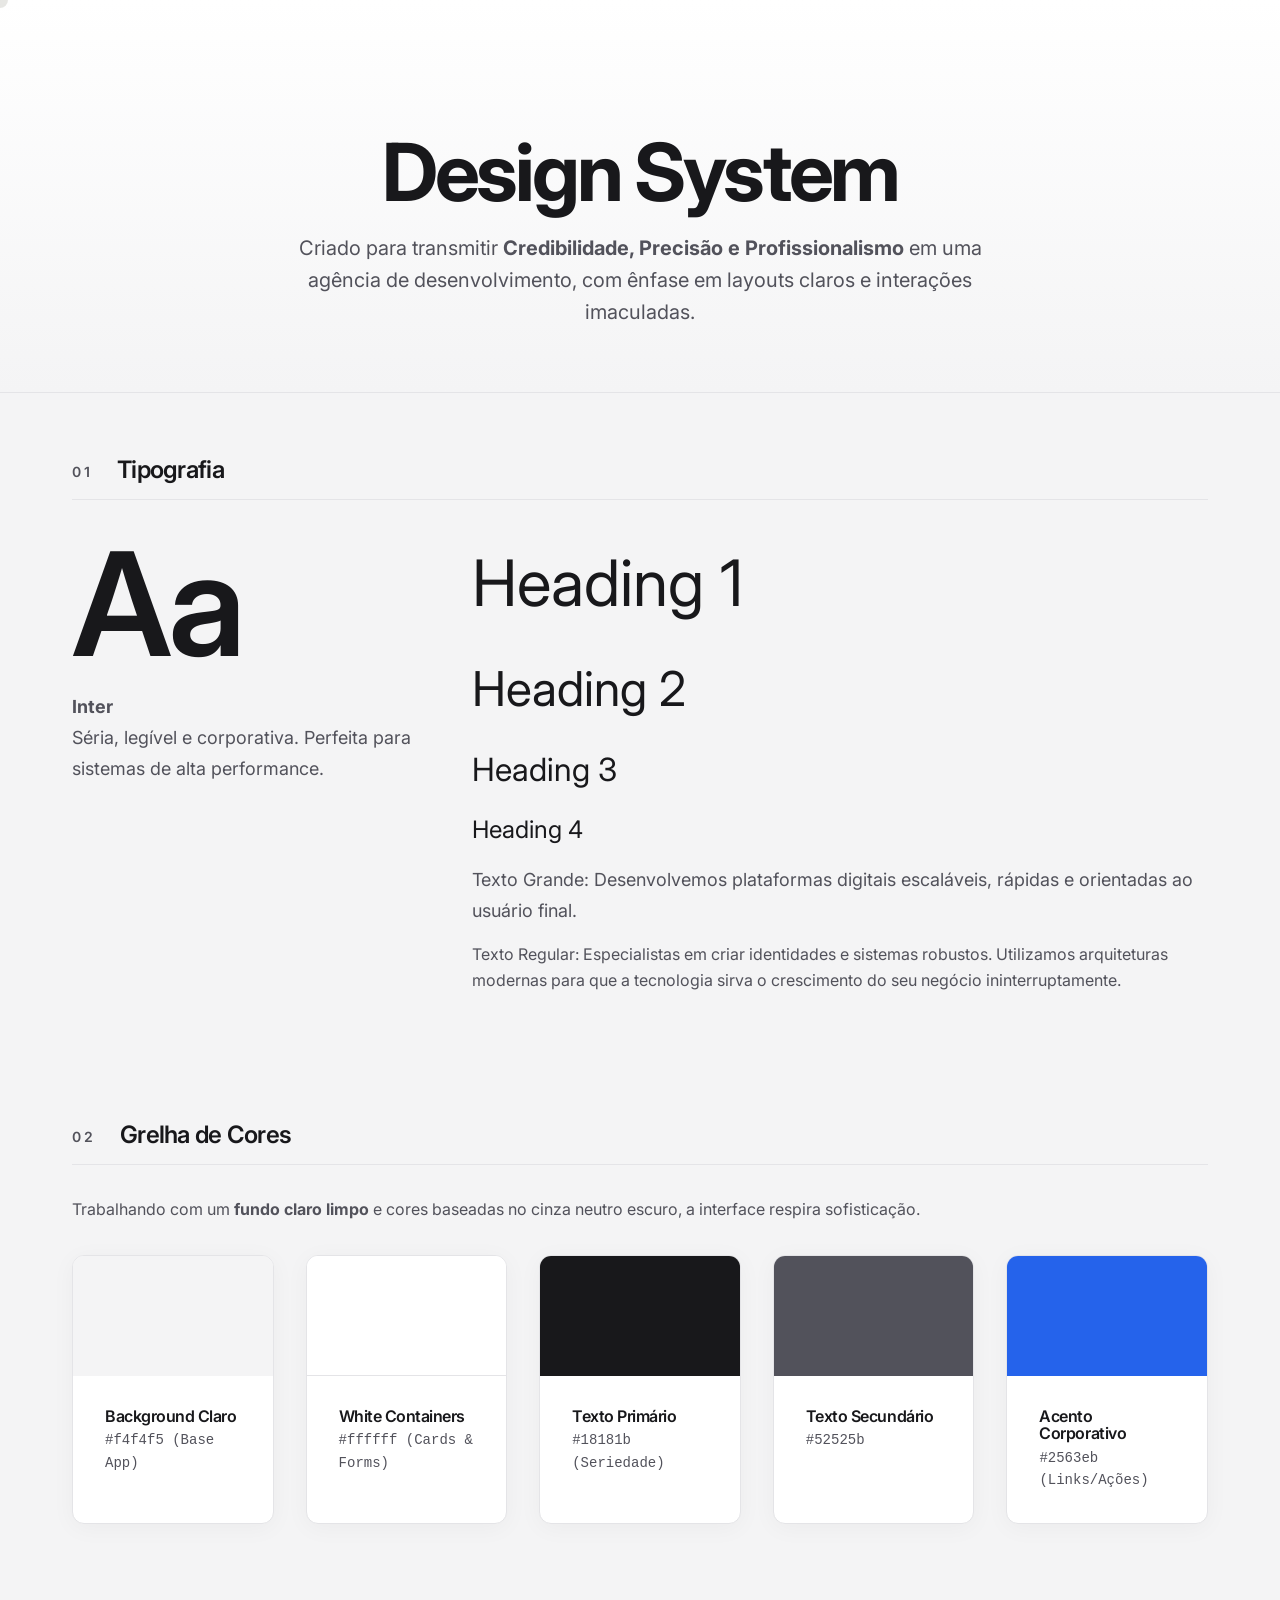
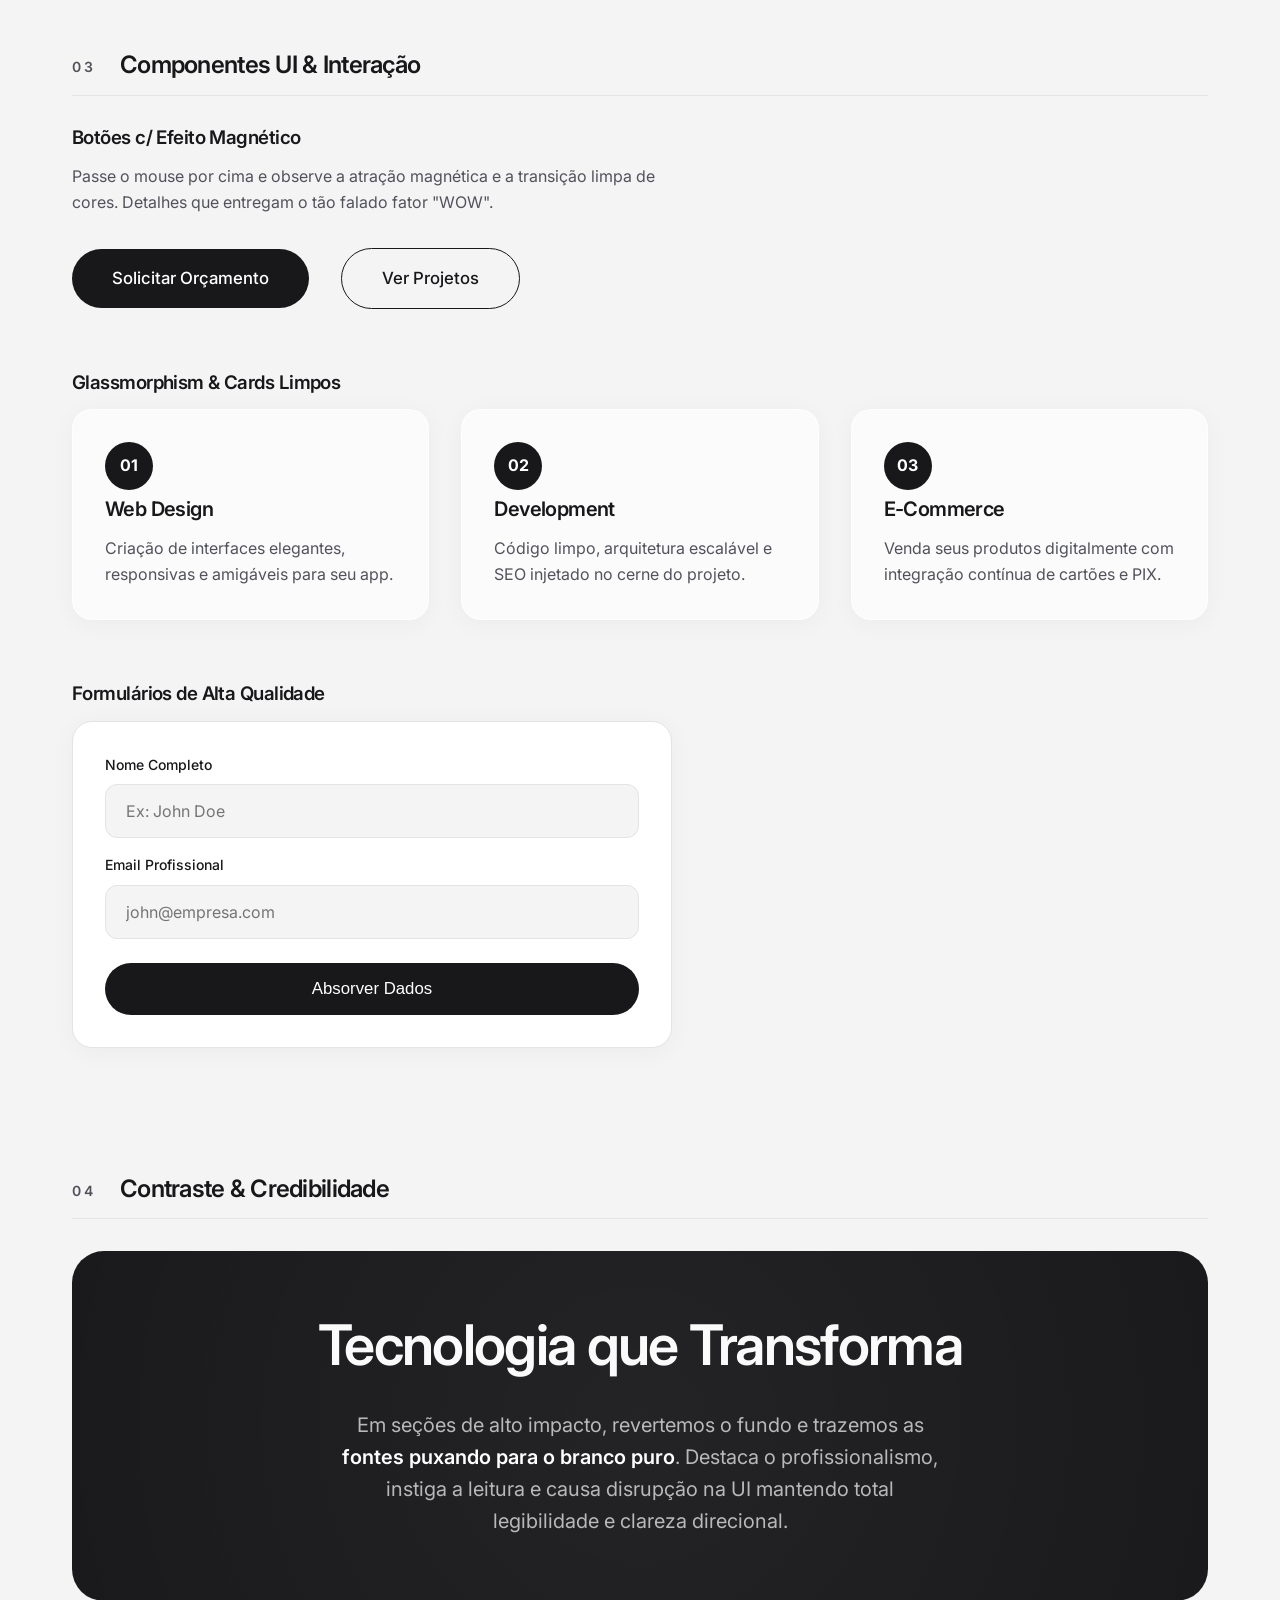
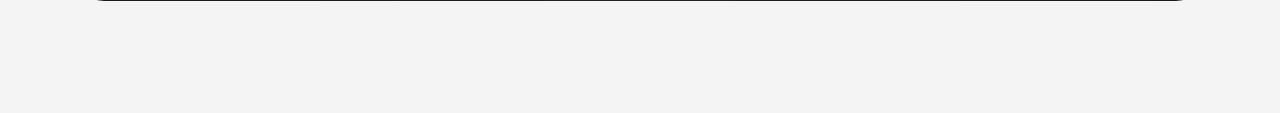
<file: _backup/REF1/ds3.html>
﻿<!DOCTYPE html>
<html lang="pt-BR">
<head>
    <meta charset="UTF-8">
    <meta name="viewport" content="width=device-width, initial-scale=1.0">
    <title>Design System Corporativo - Web Development Agency</title>
    
    <!-- Google Fonts: Inter - Fonte séria, profissional e moderna -->
    <link href="https://fonts.googleapis.com/css2?family=Inter:wght@300;400;500;600;700&display=swap" rel="stylesheet">
    
    <style>
        :root {
            /* Cores de Fundo (Claro) */
            --bg-light: #f4f4f5;
            --bg-white: #ffffff;
            
            /* Tipografia e Textos */
            --text-primary: #18181b; /* Muito escuro, quase preto, para máxima legibilidade no fundo claro */
            --text-secondary: #52525b;
            --text-white: #fafafa; /* Fontes puxando para o branco para seções de contraste */
            
            /* Cores de Acento / Bordas */
            --accent-color: #2563eb; /* Azul corporativo e profissional */
            --border-color: #e4e4e7;
            
            /* Sombras e Efeitos */
            --card-shadow: 0 4px 24px rgba(0, 0, 0, 0.04);
            --card-shadow-hover: 0 12px 32px rgba(0, 0, 0, 0.08);
            
            /* Tipografia Base */
            --font-main: 'Inter', sans-serif;
            
            /* Espaçamentos */
            --space-xs: 0.5rem;
            --space-sm: 1rem;
            --space-md: 2rem;
            --space-lg: 4rem;
            --space-xl: 8rem;
            
            /* Bordas */
            --radius-sm: 6px;
            --radius-md: 12px;
            --radius-lg: 20px;
            --radius-xl: 32px;
            
            /* Transições */
            --transition-smooth: all 0.6s cubic-bezier(0.16, 1, 0.3, 1);
            --transition-fast: all 0.3s ease;
        }

        /* Resets Base */
        * {
            margin: 0;
            padding: 0;
            box-sizing: border-box;
            -webkit-font-smoothing: antialiased;
            -moz-osx-font-smoothing: grayscale;
        }

        html {
            scroll-behavior: smooth;
        }

        body {
            font-family: var(--font-main);
            background-color: var(--bg-light);
            color: var(--text-primary);
            line-height: 1.6;
            overflow-x: hidden;
            cursor: none; /* Esconde o cursor padrão para usar o customizado */
        }

        /* ----------------------------------------------------
           CURSOR CUSTOMIZADO (Efeito Premium)
        ---------------------------------------------------- */
        .custom-cursor {
            position: fixed;
            top: 0;
            left: 0;
            width: 16px;
            height: 16px;
            border-radius: 50%;
            background-color: var(--text-primary);
            pointer-events: none;
            z-index: 9999;
            transform: translate(-50%, -50%);
            transition: width 0.3s, height 0.3s, background-color 0.3s;
            mix-blend-mode: difference; /* Cria um contraste maravilhoso onde passa */
        }
        .custom-cursor.hover {
            width: 50px;
            height: 50px;
            background-color: rgba(255, 255, 255, 1);
        }

        /* ----------------------------------------------------
           LAYOUT & CONTAINER
        ---------------------------------------------------- */
        .container {
            max-width: 1200px;
            margin: 0 auto;
            padding: 0 var(--space-md);
        }

        section {
            padding: var(--space-lg) 0;
        }

        /* Cabeçalho do Design System */
        .ds-header {
            padding: var(--space-xl) 0 var(--space-lg) 0;
            text-align: center;
            border-bottom: 1px solid var(--border-color);
            background: linear-gradient(180deg, var(--bg-white) 0%, var(--bg-light) 100%);
        }

        .ds-header h1 {
            font-size: 5rem;
            font-weight: 700;
            letter-spacing: -0.04em;
            margin-bottom: var(--space-sm);
            opacity: 0;
            transform: translateY(30px);
            animation: fadeUp 1s forwards cubic-bezier(0.16, 1, 0.3, 1);
        }

        .ds-header p {
            font-size: 1.25rem;
            color: var(--text-secondary);
            max-width: 700px;
            margin: 0 auto;
            opacity: 0;
            transform: translateY(30px);
            animation: fadeUp 1s 0.2s forwards cubic-bezier(0.16, 1, 0.3, 1);
        }

        /* ----------------------------------------------------
           TIPOGRAFIA
        ---------------------------------------------------- */
        h1, h2, h3, h4, h5, h6 {
            font-weight: 600;
            line-height: 1.1;
            letter-spacing: -0.03em;
            color: var(--text-primary);
            margin-bottom: var(--space-sm);
        }

        .type-h1 { font-size: 4rem; }
        .type-h2 { font-size: 3rem; }
        .type-h3 { font-size: 2rem; }
        .type-h4 { font-size: 1.5rem; }
        .type-p-large { font-size: 1.125rem; color: var(--text-secondary); line-height: 1.7; }
        .type-p-regular { font-size: 1rem; color: var(--text-secondary); line-height: 1.6; }
        .type-p-small { font-size: 0.875rem; color: var(--text-secondary); }

        /* ----------------------------------------------------
           CORES (PALETA)
        ---------------------------------------------------- */
        .color-grid {
            display: grid;
            grid-template-columns: repeat(auto-fit, minmax(200px, 1fr));
            gap: var(--space-md);
        }
        .color-card {
            border-radius: var(--radius-md);
            overflow: hidden;
            box-shadow: var(--card-shadow);
            background: var(--bg-white);
            transition: var(--transition-smooth);
            border: 1px solid var(--border-color);
        }
        .color-card:hover {
            transform: translateY(-8px);
            box-shadow: var(--card-shadow-hover);
        }
        .color-swatch {
            height: 120px;
            width: 100%;
        }
        .color-info {
            padding: var(--space-md);
        }
        .color-info h4 {
            font-size: 1rem;
            margin-bottom: 0.25rem;
        }
        .color-info p {
            font-size: 0.875rem;
            color: var(--text-secondary);
            font-family: monospace;
        }

        /* ----------------------------------------------------
           BOTÕES E EFEITO MAGNÉTICO
        ---------------------------------------------------- */
        .btn-wrapper {
            display: flex;
            gap: var(--space-md);
            flex-wrap: wrap;
            align-items: center;
        }

        .btn {
            display: inline-flex;
            align-items: center;
            justify-content: center;
            padding: 1rem 2.5rem;
            border-radius: var(--radius-xl);
            font-weight: 500;
            font-size: 1.05rem;
            text-decoration: none;
            transition: var(--transition-fast);
            cursor: none; /* Cursor será o customizado */
            position: relative;
            overflow: hidden;
            z-index: 1;
            border: none;
        }

        /* Botão Primário com Swipe Preto/Acento */
        .btn-primary {
            background-color: var(--text-primary);
            color: var(--bg-white);
        }
        .btn-primary::before {
            content: '';
            position: absolute;
            top: 0; left: 0; width: 100%; height: 100%;
            background-color: var(--accent-color);
            transform: scaleX(0);
            transform-origin: right;
            transition: transform 0.6s cubic-bezier(0.16, 1, 0.3, 1);
            z-index: -1;
            border-radius: var(--radius-xl);
        }
        .btn-primary:hover::before {
            transform: scaleX(1);
            transform-origin: left;
        }

        /* Botão Secundário */
        .btn-secondary {
            background-color: transparent;
            color: var(--text-primary);
            border: 1px solid var(--text-primary);
        }
        .btn-secondary:hover {
            color: var(--bg-white);
        }
        .btn-secondary::before {
            content: '';
            position: absolute;
            top: 0; left: 0; width: 100%; height: 100%;
            background-color: var(--text-primary);
            transform: scaleY(0);
            transform-origin: bottom;
            transition: transform 0.6s cubic-bezier(0.16, 1, 0.3, 1);
            z-index: -1;
            border-radius: var(--radius-xl);
        }
        .btn-secondary:hover::before {
            transform: scaleY(1);
            transform-origin: top;
        }

        /* Container do efeito Magnético */
        .magnetic-wrap {
            display: inline-block;
        }

        /* ----------------------------------------------------
           CARDS DE UI E GLASSMORPHISM
        ---------------------------------------------------- */
        .cards-grid {
            display: grid;
            grid-template-columns: repeat(auto-fit, minmax(320px, 1fr));
            gap: var(--space-md);
        }

        .ui-card {
            background: rgba(255, 255, 255, 0.6);
            backdrop-filter: blur(12px);
            -webkit-backdrop-filter: blur(12px);
            border: 1px solid rgba(255, 255, 255, 0.8);
            border-radius: var(--radius-lg);
            padding: var(--space-md);
            box-shadow: var(--card-shadow);
            transition: var(--transition-smooth);
            position: relative;
            overflow: hidden;
            display: flex;
            flex-direction: column;
            justify-content: flex-start;
        }

        /* Efeito de brilho que passa pelo card no hover */
        .ui-card::after {
            content: '';
            position: absolute;
            top: 0; left: -100%; width: 50%; height: 100%;
            background: linear-gradient(to right, transparent, rgba(255,255,255,0.8), transparent);
            transform: skewX(-25deg);
            transition: var(--transition-smooth);
            z-index: 0;
            pointer-events: none;
        }

        .ui-card:hover {
            transform: translateY(-10px) scale(1.02);
            box-shadow: var(--card-shadow-hover);
            border-color: rgba(255, 255, 255, 1);
        }
        
        .ui-card:hover::after {
            animation: shine 1s forwards;
        }

        .ui-card > * {
            position: relative;
            z-index: 1;
        }

        .card-icon {
            width: 48px;
            height: 48px;
            border-radius: 50%;
            background-color: var(--text-primary);
            color: var(--bg-white);
            display: flex;
            align-items: center;
            justify-content: center;
            margin-bottom: var(--space-xs);
            font-weight: 700;
        }

        @keyframes shine {
            100% { left: 200%; }
        }

        /* ----------------------------------------------------
           ELEMENTOS DE FORMULÁRIO
        ---------------------------------------------------- */
        .form-wrapper {
            max-width: 600px;
            background: var(--bg-white);
            padding: var(--space-md);
            border-radius: var(--radius-lg);
            box-shadow: var(--card-shadow);
            border: 1px solid var(--border-color);
        }
        .form-group {
            margin-bottom: var(--space-sm);
        }
        .form-label {
            display: block;
            margin-bottom: 0.5rem;
            font-weight: 500;
            font-size: 0.875rem;
        }
        .form-input {
            width: 100%;
            padding: 1rem 1.25rem;
            border: 1px solid var(--border-color);
            background: var(--bg-light);
            border-radius: var(--radius-md);
            font-family: var(--font-main);
            font-size: 1rem;
            transition: var(--transition-fast);
            color: var(--text-primary);
        }
        .form-input:focus {
            outline: none;
            background: var(--bg-white);
            border-color: var(--text-primary);
            box-shadow: 0 0 0 4px rgba(24, 24, 27, 0.05); /* Foco profissional e suave */
        }

        /* ----------------------------------------------------
           FONTES "PUXANDO PARA O BRANCO" (SEÇÃO DE EXCEÇÃO PRETA)
        ---------------------------------------------------- */
        .dark-section {
            background-color: var(--text-primary);
            color: var(--text-white);
            border-radius: var(--radius-xl);
            padding: var(--space-lg) var(--space-md);
            text-align: center;
            position: relative;
            overflow: hidden;
        }
        
        .dark-section::before {
            content: '';
            position: absolute;
            top: -50%; left: -50%;
            width: 200%; height: 200%;
            background: radial-gradient(circle, rgba(255,255,255,0.05) 0%, transparent 60%);
            z-index: 0;
        }

        .dark-section > * {
            position: relative;
            z-index: 1;
        }

        .dark-section h2 {
            font-size: 3.5rem;
            color: var(--text-white); /* Destacando o texto branco sobre o fundo preto/escuro */
            margin-bottom: 1rem;
        }
        .dark-section p {
            color: rgba(250, 250, 250, 0.7);
            font-size: 1.25rem;
            max-width: 600px;
            margin: 0 auto;
        }

        /* ----------------------------------------------------
           ANIMAÇÕES DE REVEAL NO SCROLL
        ---------------------------------------------------- */
        .reveal {
            opacity: 0;
            transform: translateY(60px);
            transition: all 1s cubic-bezier(0.16, 1, 0.3, 1);
        }
        .reveal.active {
            opacity: 1;
            transform: translateY(0);
        }

        /* Cabeçalho da Seção */
        .section-header {
            margin-bottom: var(--space-md);
            border-bottom: 1px solid var(--border-color);
            padding-bottom: var(--space-sm);
            display: flex;
            align-items: flex-end;
            gap: 1.5rem;
        }
        .section-header h2 {
            margin: 0;
        }
        .section-header span {
            font-size: 14px;
            text-transform: uppercase;
            letter-spacing: 3px;
            color: var(--text-secondary);
            font-weight: 600;
        }

        @keyframes fadeUp {
            to {
                opacity: 1;
                transform: translateY(0);
            }
        }
    </style>
</head>
<body>

    <!-- Mouse Cursor Element -->
    <div class="custom-cursor"></div>

    <header class="ds-header">
        <div class="container">
            <h1>Design System</h1>
            <p>Criado para transmitir <strong>Credibilidade, Precisão e Profissionalismo</strong> em uma agência de desenvolvimento, com ênfase em layouts claros e interações imaculadas.</p>
        </div>
    </header>

    <main class="container">
        
        <!-- 01 Tipografia -->
        <section class="reveal">
            <div class="section-header">
                <span>01</span>
                <h2>Tipografia</h2>
            </div>
            <div style="display: grid; grid-template-columns: 1fr 2fr; gap: var(--space-md);">
                <div>
                    <h3 style="font-size: 9rem; line-height: 1; margin: 0;">Aa</h3>
                    <p class="type-p-large" style="margin-top: 1rem;"><strong>Inter</strong><br>Séria, legível e corporativa. Perfeita para sistemas de alta performance.</p>
                </div>
                <div style="display: flex; flex-direction: column; justify-content: center; gap: 1rem;">
                    <div class="type-h1">Heading 1</div>
                    <div class="type-h2">Heading 2</div>
                    <div class="type-h3">Heading 3</div>
                    <div class="type-h4">Heading 4</div>
                    <div class="type-p-large">Texto Grande: Desenvolvemos plataformas digitais escaláveis, rápidas e orientadas ao usuário final.</div>
                    <div class="type-p-regular">Texto Regular: Especialistas em criar identidades e sistemas robustos. Utilizamos arquiteturas modernas para que a tecnologia sirva o crescimento do seu negócio ininterruptamente.</div>
                </div>
            </div>
        </section>

        <!-- 02 Cores -->
        <section class="reveal">
            <div class="section-header">
                <span>02</span>
                <h2>Grelha de Cores</h2>
            </div>
            <p class="type-p-regular" style="margin-bottom: 2rem;">Trabalhando com um <strong>fundo claro limpo</strong> e cores baseadas no cinza neutro escuro, a interface respira sofisticação.</p>
            <div class="color-grid">
                <div class="color-card interactive-element">
                    <div class="color-swatch" style="background-color: var(--bg-light);"></div>
                    <div class="color-info">
                        <h4>Background Claro</h4>
                        <p>#f4f4f5 (Base App)</p>
                    </div>
                </div>
                <div class="color-card interactive-element">
                    <div class="color-swatch" style="background-color: var(--bg-white); border-bottom: 1px solid var(--border-color);"></div>
                    <div class="color-info">
                        <h4>White Containers</h4>
                        <p>#ffffff (Cards & Forms)</p>
                    </div>
                </div>
                <div class="color-card interactive-element">
                    <div class="color-swatch" style="background-color: var(--text-primary);"></div>
                    <div class="color-info">
                        <h4>Texto Primário</h4>
                        <p>#18181b (Seriedade)</p>
                    </div>
                </div>
                <div class="color-card interactive-element">
                    <div class="color-swatch" style="background-color: var(--text-secondary);"></div>
                    <div class="color-info">
                        <h4>Texto Secundário</h4>
                        <p>#52525b</p>
                    </div>
                </div>
                <div class="color-card interactive-element">
                    <div class="color-swatch" style="background-color: var(--accent-color);"></div>
                    <div class="color-info">
                        <h4>Acento Corporativo</h4>
                        <p>#2563eb (Links/Ações)</p>
                    </div>
                </div>
            </div>
        </section>

        <!-- 03 Componentes -->
        <section class="reveal">
            <div class="section-header">
                <span>03</span>
                <h2>Componentes UI & Interação</h2>
            </div>
            
            <div style="margin-bottom: 4rem;">
                <h3 style="margin-bottom: 1rem;">Botões c/ Efeito Magnético</h3>
                <p class="type-p-regular" style="margin-bottom: 2rem; max-width: 600px;">Passe o mouse por cima e observe a atração magnética e a transição limpa de cores. Detalhes que entregam o tão falado fator "WOW".</p>
                <div class="btn-wrapper">
                    <!-- Envoltório para captura de movimento magnético -->
                    <div class="magnetic-wrap">
                        <a href="#" class="btn btn-primary interactive-element">Solicitar Orçamento</a>
                    </div>
                    <div class="magnetic-wrap">
                        <a href="#" class="btn btn-secondary interactive-element">Ver Projetos</a>
                    </div>
                </div>
            </div>

            <div style="margin-bottom: 4rem;">
                <h3 style="margin-bottom: 1rem;">Glassmorphism & Cards Limpos</h3>
                <div class="cards-grid">
                    <div class="ui-card interactive-element">
                        <div class="card-icon">01</div>
                        <h4 style="font-size: 1.25rem;">Web Design</h4>
                        <p class="type-p-regular">Criação de interfaces elegantes, responsivas e amigáveis para seu app.</p>
                    </div>
                    <div class="ui-card interactive-element">
                        <div class="card-icon">02</div>
                        <h4 style="font-size: 1.25rem;">Development</h4>
                        <p class="type-p-regular">Código limpo, arquitetura escalável e SEO injetado no cerne do projeto.</p>
                    </div>
                    <div class="ui-card interactive-element">
                        <div class="card-icon">03</div>
                        <h4 style="font-size: 1.25rem;">E-Commerce</h4>
                        <p class="type-p-regular">Venda seus produtos digitalmente com integração contínua de cartões e PIX.</p>
                    </div>
                </div>
            </div>

            <div>
                <h3 style="margin-bottom: 1rem;">Formulários de Alta Qualidade</h3>
                <div class="form-wrapper">
                    <div class="form-group">
                        <label class="form-label">Nome Completo</label>
                        <input type="text" class="form-input interactive-element" placeholder="Ex: John Doe">
                    </div>
                    <div class="form-group">
                        <label class="form-label">Email Profissional</label>
                        <input type="email" class="form-input interactive-element" placeholder="john@empresa.com">
                    </div>
                    <div class="magnetic-wrap" style="margin-top: 0.5rem; width: 100%;">
                        <button class="btn btn-primary interactive-element" style="width: 100%;">Absorver Dados</button>
                    </div>
                </div>
            </div>
        </section>

        <!-- 04 Dark Mode "Fontes puxando para o Branco" -->
        <section class="reveal">
            <div class="section-header">
                <span>04</span>
                <h2>Contraste & Credibilidade</h2>
            </div>
            <div class="dark-section interactive-element">
                <h2>Tecnologia que Transforma</h2>
                <div style="height: 1rem;"></div>
                <!-- Exemplo da fonte esbranquiçada / puxando para o branco destacada da instrução -->
                <p>Em seções de alto impacto, revertemos o fundo e trazemos as <span style="color: #ffffff; font-weight: 600;">fontes puxando para o branco puro</span>. Destaca o profissionalismo, instiga a leitura e causa disrupção na UI mantendo total legibilidade e clareza direcional.</p>
            </div>
            <div style="height: 3rem;"></div>
        </section>
        
    </main>

    <script>
        // ----------------------------------------------------
        // CÓDIGO JS - EFEITOS ESPECIAIS & INTERAÇÕES
        // ----------------------------------------------------

        // 1. Cursor Customizado Inverso
        const cursor = document.querySelector('.custom-cursor');
        const interactiveElements = document.querySelectorAll('.interactive-element, a, button, input');

        document.addEventListener('mousemove', (e) => {
            // Animação leve de delay no cursor
            cursor.style.left = e.clientX + 'px';
            cursor.style.top = e.clientY + 'px';
        });

        interactiveElements.forEach(el => {
            el.addEventListener('mouseenter', () => cursor.classList.add('hover'));
            el.addEventListener('mouseleave', () => cursor.classList.remove('hover'));
        });

        // 2. Efeito de Botão Magnético
        const magneticElements = document.querySelectorAll('.magnetic-wrap');
        
        magneticElements.forEach((el) => {
            el.addEventListener('mousemove', (e) => {
                const position = el.getBoundingClientRect();
                // Calcula movimentação do botão relativa ao centro do elemento pai
                const x = e.clientX - position.left - position.width / 2;
                const y = e.clientY - position.top - position.height / 2;
                
                el.children[0].style.transform = `translate(${x * 0.3}px, ${y * 0.3}px)`;
            });

            el.addEventListener('mouseleave', () => {
                el.children[0].style.transform = `translate(0px, 0px)`;
                el.children[0].style.transition = `transform 0.5s ease`;
            });
            
            el.addEventListener('mouseenter', () => {
                el.children[0].style.transition = `none`;
            });
        });

        // 3. Revelação Suave dos Elementos na Rolagem (Scroll Animations)
        const reveals = document.querySelectorAll('.reveal');

        const sectionObserver = new IntersectionObserver((entries, observer) => {
            entries.forEach(entry => {
                if(entry.isIntersecting) {
                    entry.target.classList.add('active');
                    // Para que não repita de forma intrusiva (embora para testar seja legal deixar,
                    // eu vou manter para que faça a animação apenas ao entrar na tela pela primeira vez)
                    observer.unobserve(entry.target); 
                }
            });
        }, {
            threshold: 0.15,
            rootMargin: "0px 0px -50px 0px"
        });

        reveals.forEach(reveal => {
            sectionObserver.observe(reveal);
        });
    </script>
</body>
</html>
</file>
<file: _backup/SITE ANTIGO/assets/global_ebc9147a2762.css>
.aioseo-toc-header{width:100%;position:relative}.aioseo-toc-header:has(.aioseo-toc-header-area){flex-direction:column;align-items:flex-start}.aioseo-toc-header .aioseo-toc-header-title{align-items:center;color:#434960;display:flex;flex:1 0 auto;font-size:24px;font-weight:700;line-height:125%;max-width:100%;gap:8px}.aioseo-toc-header .aioseo-toc-header-title .aioseo-toc-header-collapsible{display:flex;border-radius:2px;cursor:pointer;transition:transform .3s ease;background-color:#e5f0ff;box-sizing:border-box;justify-content:center;align-items:center}[dir=ltr] .aioseo-toc-header .aioseo-toc-header-title .aioseo-toc-header-collapsible{padding:8px 0 8px 10px}[dir=rtl] .aioseo-toc-header .aioseo-toc-header-title .aioseo-toc-header-collapsible{padding:8px 10px 8px 0}.aioseo-toc-header .aioseo-toc-header-title .aioseo-toc-header-collapsible svg{width:14px;height:14px}[dir=ltr] .aioseo-toc-header .aioseo-toc-header-title .aioseo-toc-header-collapsible svg{margin-right:10px}[dir=rtl] .aioseo-toc-header .aioseo-toc-header-title .aioseo-toc-header-collapsible svg{margin-left:10px}.aioseo-toc-header .aioseo-toc-header-instructions{color:#2c324c;font-size:16px;margin-bottom:0;margin-top:16px}.aioseo-toc-header .aioseo-toc-header-buttons{flex:0 1 auto}.aioseo-toc-contents{transition:transform .3s ease,opacity .3s ease;transform-origin:top;display:block;opacity:1;transform:scaleY(1);padding-top:12px}.aioseo-toc-collapsed{opacity:0;transform:scaleY(0);height:0;overflow:hidden}
</file>
<file: _backup/SITE ANTIGO/assets/frontend_67ddc3018c37.css>
.jet-listing .slick-slider,.jet-listing-dynamic-field__content .slick-slider{position:relative;display:block!important;box-sizing:border-box;-webkit-user-select:none;-moz-user-select:none;-ms-user-select:none;user-select:none;-webkit-touch-callout:none;-khtml-user-select:none;touch-action:pan-y;-webkit-tap-highlight-color:transparent}.jet-listing .slick-list,.jet-listing-dynamic-field__content .slick-list{position:relative;display:block;overflow:hidden;margin:0;padding:0}.jet-listing .slick-list:focus,.jet-listing-dynamic-field__content .slick-list:focus{outline:0}.jet-listing .slick-list.dragging,.jet-listing-dynamic-field__content .slick-list.dragging{cursor:pointer;cursor:hand}.jet-listing .slick-slider .slick-list,.jet-listing .slick-slider .slick-track,.jet-listing-dynamic-field__content .slick-slider .slick-list,.jet-listing-dynamic-field__content .slick-slider .slick-track{transform:translate3d(0,0,0)}.jet-listing .slick-track,.jet-listing-dynamic-field__content .slick-track{position:relative;top:0;left:0;display:block;margin-left:auto;margin-right:auto}.jet-listing .slick-track:after,.jet-listing .slick-track:before,.jet-listing-dynamic-field__content .slick-track:after,.jet-listing-dynamic-field__content .slick-track:before{display:table;content:""}.jet-listing .slick-track:after,.jet-listing-dynamic-field__content .slick-track:after{clear:both}.jet-listing .slick-loading .slick-track,.jet-listing-dynamic-field__content .slick-loading .slick-track{visibility:hidden}.jet-listing .slick-slide,.jet-listing-dynamic-field__content .slick-slide{display:none;float:left;height:100%;min-height:1px}.jet-listing [dir=rtl] .slick-slide,.jet-listing-dynamic-field__content [dir=rtl] .slick-slide{float:right}.jet-listing .slick-slide .elementor-cta__image>img,.jet-listing-dynamic-field__content .slick-slide .elementor-cta__image>img{display:inline}.jet-listing .slick-slide.slick-loading img,.jet-listing-dynamic-field__content .slick-slide.slick-loading img{display:none}.jet-listing .slick-slide.dragging img,.jet-listing-dynamic-field__content .slick-slide.dragging img{pointer-events:none}.jet-listing .slick-initialized .slick-slide,.jet-listing-dynamic-field__content .slick-initialized .slick-slide{display:block}.jet-listing .slick-loading .slick-slide,.jet-listing-dynamic-field__content .slick-loading .slick-slide{visibility:hidden}.jet-listing .slick-vertical .slick-slide,.jet-listing-dynamic-field__content .slick-vertical .slick-slide{display:block;height:auto;border:1px solid transparent}.jet-listing .slick-arrow.slick-hidden,.jet-listing-dynamic-field__content .slick-arrow.slick-hidden{display:none}.jet-listing-dynamic-field{display:flex;align-items:center}.jet-listing-dynamic-field__icon{margin-right:10px}.rtl .jet-listing-dynamic-field__icon{margin-right:0;margin-left:10px}.jet-listing-dynamic-field__icon.is-svg-icon{display:inline-flex}.jet-listing-dynamic-field__icon.is-svg-icon svg{width:1em;height:1em}.jet-listing-dynamic-field__content{display:block;max-width:100%}.jet-listing-dynamic-field__inline-wrap{display:inline-flex;align-items:center;max-width:100%}.jet-listing-dynamic-field__replacement-wrap{display:flex;align-items:center;max-width:100%}.jet-listing-dynamic-field__replacement-wrap .jet-listing-dynamic-field__content{flex-grow:1}.jet-engine-optimized-dom .elementor-widget-jet-listing-dynamic-field>.elementor-widget-container{display:flex;width:100%}.jet-engine-optimized-dom .elementor-widget-jet-listing-dynamic-field>.elementor-widget-container>.jet-listing-dynamic-field__content{flex:1 0 auto}.jet-engine-gallery-grid{display:flex;flex-wrap:wrap;margin:-10px}.jet-listing-dynamic-field__content:has(.jet-engine-gallery-grid--masonry),.jet-listing-dynamic-field__inline-wrap:has(.jet-engine-gallery-grid--masonry){width:100%!important}.jet-engine-gallery-grid.grid-col-desk-1{--columns:1}body[data-elementor-device-mode=tablet] .jet-engine-gallery-grid.grid-col-tablet-1{--columns:1}body[data-elementor-device-mode=mobile] .jet-engine-gallery-grid.grid-col-mobile-1{--columns:1}.jet-engine-gallery-grid.grid-col-desk-2{--columns:2}body[data-elementor-device-mode=tablet] .jet-engine-gallery-grid.grid-col-tablet-2{--columns:2}body[data-elementor-device-mode=mobile] .jet-engine-gallery-grid.grid-col-mobile-2{--columns:2}.jet-engine-gallery-grid.grid-col-desk-3{--columns:3}body[data-elementor-device-mode=tablet] .jet-engine-gallery-grid.grid-col-tablet-3{--columns:3}body[data-elementor-device-mode=mobile] .jet-engine-gallery-grid.grid-col-mobile-3{--columns:3}.jet-engine-gallery-grid.grid-col-desk-4{--columns:4}body[data-elementor-device-mode=tablet] .jet-engine-gallery-grid.grid-col-tablet-4{--columns:4}body[data-elementor-device-mode=mobile] .jet-engine-gallery-grid.grid-col-mobile-4{--columns:4}.jet-engine-gallery-grid.grid-col-desk-5{--columns:5}body[data-elementor-device-mode=tablet] .jet-engine-gallery-grid.grid-col-tablet-5{--columns:5}body[data-elementor-device-mode=mobile] .jet-engine-gallery-grid.grid-col-mobile-5{--columns:5}.jet-engine-gallery-grid.grid-col-desk-6{--columns:6}body[data-elementor-device-mode=tablet] .jet-engine-gallery-grid.grid-col-tablet-6{--columns:6}body[data-elementor-device-mode=mobile] .jet-engine-gallery-grid.grid-col-mobile-6{--columns:6}.jet-engine-gallery-grid__item{padding:10px;max-width:calc(100% / var(--columns));flex:0 0 calc(100% / var(--columns));box-sizing:border-box}.jet-engine-gallery-grid__item-wrap{display:block;height:100%;position:relative}.jet-engine-gallery-grid__item-wrap:after{content:"";position:absolute;left:0;right:0;top:0;bottom:0;transition:all 150ms linear}.jet-engine-gallery-grid__item-wrap.is-lightbox:before{transition:all 150ms linear;content:"+";font-family:Arial;font-weight:900;border:4px solid currentColor;width:40px;height:40px;border-radius:20px;line-height:32px;font-size:30px;text-align:center;opacity:0;left:50%;top:50%;margin:-20px 0 0 -20px;position:absolute;z-index:99;color:#fff;transform:translateY(10px)}.jet-engine-gallery-grid__item-wrap.is-lightbox:hover:before{opacity:1;transform:translateY(0)}.jet-engine-gallery-grid__item img{-o-object-fit:cover;object-fit:cover;width:100%;height:100%;display:block}.jet-engine-gallery-slider{max-width:100%;position:relative}.jet-engine-gallery-slider__item{max-width:100%}.jet-engine-gallery-slider__item-wrap{display:block;height:100%;position:relative;overflow:hidden}.jet-engine-gallery-slider__item-wrap:after{content:"";position:absolute;left:0;right:0;top:0;bottom:0;transition:all 150ms linear}.jet-engine-gallery-slider__item-wrap.is-lightbox:before{transition:all 150ms linear;content:"\f055";font-family:FontAwesome;font-size:20px;width:60px;height:60px;line-height:60px;font-size:30px;text-align:center;opacity:0;left:50%;top:50%;margin:-30px 0 0 -30px;position:absolute;z-index:99;color:#fff;transform:translateY(10px)}.jet-engine-gallery-slider__item-wrap.is-lightbox:hover:before{opacity:1;transform:translateY(0)}.jet-engine-gallery-slider__item-wrap img{display:block;width:100%;height:auto}.jet-engine-gallery-slider .jet-engine-arrow{position:absolute;top:50%;width:50px;height:50px;line-height:50px;font-size:30px;color:#fff;background-color:#111;left:0;margin-top:-25px;cursor:pointer;text-align:center;z-index:999;display:flex;align-items:center;justify-content:center}.jet-engine-gallery-slider .jet-engine-arrow.next-arrow{left:auto;right:0}.jet-engine-gallery-slider .jet-engine-arrow svg{max-height:100%;width:auto}.jet-engine-gallery-slider .jet-engine-arrow svg path{fill:currentColor}.jet-engine-gallery-slider:not(.slick-initialized) .jet-engine-gallery-slider__item{display:none}.jet-engine-gallery-slider:not(.slick-initialized) .jet-engine-gallery-slider__item:first-child{display:block}.jet-engine-gallery-slider .jet-engine-arrow{transition:all .2s linear}.jet-check-list{display:flex;flex-wrap:wrap;justify-content:flex-start;overflow:hidden}.jet-check-list__item{display:flex;align-items:flex-start;padding:5px 0;overflow:hidden}.jet-check-list--columns-1 .jet-check-list__item{flex:0 0 100%}.jet-check-list--columns-2 .jet-check-list__item{flex:0 0 45%;margin-right:5%}.jet-check-list--columns-3 .jet-check-list__item{flex:0 0 30.33333%;margin-right:3%}.jet-check-list--columns-4 .jet-check-list__item{flex:0 0 22%;margin-right:3%}.jet-check-list--columns-5 .jet-check-list__item{flex:0 0 18%;margin-right:2%}.jet-check-list--columns-6 .jet-check-list__item{flex:0 0 14.666667%;margin-right:2%}.jet-check-list--has-divider .jet-check-list__item{margin-top:-1px;border-top:1px solid currentColor}.jet-check-list__item .jet-listing-dynamic-field__icon{margin-top:1px;align-self:center}.brxe-jet-engine-listing-dynamic-field .jet-listing-dynamic-field__icon{display:inline-flex;margin-right:0}.brxe-jet-engine-listing-dynamic-field .jet-listing-dynamic-field__icon svg{fill:currentColor}.brxe-jet-engine-listing-dynamic-field .jet-listing-dynamic-field__icon path{fill:inherit}.brxe-jet-engine-listing-dynamic-field .jet-engine-gallery-slider{--column-gap:0}.brxe-jet-engine-listing-dynamic-field .jet-engine-gallery-slider .slick-list{margin-right:calc(var(--column-gap)/ -2);margin-left:calc(var(--column-gap)/ -2)}.brxe-jet-engine-listing-dynamic-field .jet-engine-gallery-slider .slick-slide{padding-right:calc(var(--column-gap)/ 2);padding-left:calc(var(--column-gap)/ 2)}.brxe-jet-engine-listing-dynamic-field .jet-engine-gallery-slider .jet-engine-arrow svg{max-height:none;width:1em;height:1em}.brxe-jet-engine-listing-dynamic-field .jet-engine-gallery-grid{--gap:20px;gap:var(--gap);margin:0}.brxe-jet-engine-listing-dynamic-field .jet-engine-gallery-grid__item{padding:0;max-width:calc((100% - (var(--columns) - 1) * var(--gap))/ var(--columns));flex:0 0 calc((100% - (var(--columns) - 1) * var(--gap))/ var(--columns))}.brxe-jet-engine-listing-dynamic-field .jet-engine-gallery-slider__item-wrap{cursor:zoom-in}.brx .pswp__img--placeholder{display:none}.jet-listing-dynamic-image{display:flex;align-items:flex-start}.jet-listing-dynamic-image>*{max-width:100%;flex:0 0 auto}.jet-listing-dynamic-image__link{display:block;width:100%}.jet-listing-dynamic-image__img{display:block}.jet-listing-dynamic-image__img.wp-post-image{width:auto;max-height:none}.jet-listing-dynamic-image__figure{display:flex;flex-direction:column}.jet-listing-dynamic-image__caption{width:auto}.brxe-jet-engine-listing-dynamic-image{display:inline-block}.brxe-jet-engine-listing-dynamic-image .jet-listing-dynamic-image__link{display:initial;width:initial}.brxe-jet-engine-listing-dynamic-image .jet-listing-dynamic-image{display:initial;align-items:initial}.brxe-jet-engine-listing-dynamic-image .jet-listing-dynamic-image__img{display:initial;width:100%}.brxe-jet-engine-listing-dynamic-image .jet-listing-dynamic-image__figure{display:block;flex-direction:initial;margin-top:0;margin-bottom:0}.brxe-jet-engine-listing-dynamic-image .jet-listing-dynamic-image__caption{margin-top:0;margin-bottom:0;text-align:inherit}.jet-listing-dynamic-repeater__items{display:flex}.jet-listing-dynamic-repeater__item>:not(td):not(.jet-engine-gallery-grid){display:flex;align-items:center}.has-counter .jet-listing-dynamic-repeater__item{display:flex}.has-counter.counter--above .jet-listing-dynamic-repeater__item{flex-direction:column}.jet-listing-dynamic-repeater__body{flex-wrap:wrap;flex:1 1 auto;position:relative;z-index:1}.jet-listing-dynamic-repeater__body>*{flex:0 0 100%;max-width:100%}.jet-listing-dynamic-repeater__counter{position:relative;box-sizing:border-box!important;display:flex!important;align-items:center!important;justify-content:center!important}.has-counter.counter--at-right .jet-listing-dynamic-repeater__counter{order:2}.jet-listing-dynamic-repeater__delimiter{white-space:pre}.brxe-jet-engine-listing-dynamic-repeater .jet-listing-dynamic-repeater__items{gap:var(--je-repeater-items-gap)}.brxe-jet-engine-listing-dynamic-repeater .jet-listing-dynamic-repeater__items.has-counter .jet-listing-dynamic-repeater__item{flex-direction:row}.brxe-jet-engine-listing-dynamic-repeater .jet-listing-dynamic-repeater__items.counter--above .jet-listing-dynamic-repeater__item{flex-direction:column}.brxe-jet-engine-listing-dynamic-repeater .jet-listing-dynamic-repeater__item{display:flex;flex-direction:column;gap:var(--je-repeater-item-gap)}.brxe-jet-engine-listing-dynamic-repeater .jet-listing-dynamic-repeater__item>*{width:var(--je-repeater-item-width);height:var(--je-repeater-item-height);background-color:var(--je-repeater-item-bg)}.jet-listing-dynamic-link{display:flex;flex-direction:column}.jet-listing-dynamic-link__icon.is-svg-icon{display:inline-flex}.jet-listing-dynamic-link__icon.is-svg-icon svg{width:1em;height:1em}.jet-listing-dynamic-link__link{display:inline-flex;justify-content:center;align-items:center;align-self:flex-start}.jet-listing-dynamic-link__icon{order:1}.jet-listing-dynamic-link__label{order:2}.jet-listing-dynamic-link form.cart{display:flex}.jet-listing-dynamic-link form.cart .quantity{display:inline-flex}.jet-listing-dynamic-link form.cart .quantity .qty{width:100%}.jet-listing-dynamic-link .button.jet-woo-add-to-cart{display:inline-flex}.jet-listing-dynamic-link .button.jet-woo-add-to-cart.added::after{order:3}.jet-listing-dynamic-link .button.jet-woo-add-to-cart+.added_to_cart.wc-forward{display:none!important}.jet-engine-optimized-dom .elementor-widget-jet-listing-dynamic-link>.elementor-widget-container,.jet-engine-optimized-dom .elementor-widget-jet-listing-dynamic-link>.jet-listing-dynamic-link__link,.jet-engine-optimized-dom .jet-listing-dynamic-link-block{display:flex;flex-direction:column}.jet-remove-from-store.is-hidden{display:none!important}.jet-add-to-cart+.added_to_cart.wc-forward{display:none!important}.brxe-jet-engine-listing-dynamic-link{display:inline-flex}.brxe-jet-engine-listing-dynamic-link .jet-listing-dynamic-link{display:block;flex-direction:initial}.brxe-jet-engine-listing-dynamic-link .jet-listing-dynamic-link__link{display:flex}.brxe-jet-engine-listing-dynamic-link .jet-listing-dynamic-link__icon{display:inline-flex;order:initial}.brxe-jet-engine-listing-dynamic-link .jet-listing-dynamic-link__icon svg{fill:currentColor}.brxe-jet-engine-listing-dynamic-link .jet-listing-dynamic-link__icon path{fill:inherit}.jet-listing-dynamic-terms__icon{display:inline-block}.jet-listing-dynamic-terms__icon.is-svg-icon{display:inline-flex}.jet-listing-dynamic-terms__icon.is-svg-icon svg{width:1em;height:1em}.jet-listing-dynamic-terms__link{display:inline-block}.brxe-jet-engine-listing-dynamic-terms .jet-listing-dynamic-terms{display:flex;flex-wrap:wrap;gap:var(--je-terms-gap);flex-direction:var(--je-terms-flex-direction,row);align-items:var(--je-terms-align-items,center);justify-content:var(--je-terms-justify-content)}.brxe-jet-engine-listing-dynamic-terms .jet-listing-dynamic-terms__icon{line-height:1;font-size:var(--je-terms-icon-fz);color:var(--je-terms-icon-color)}.brxe-jet-engine-listing-dynamic-terms .jet-listing-dynamic-terms__icon :is(path),.brxe-jet-engine-listing-dynamic-terms .jet-listing-dynamic-terms__icon :is(svg){fill:var(--je-terms-icon-color)}.meta-layout-inline .jet-listing-dynamic-meta__item{display:inline-block;margin-left:5px;margin-right:5px}.meta-layout-inline .jet-listing-dynamic-meta__item:first-child{margin-left:0}.meta-layout-inline .jet-listing-dynamic-meta__item:last-child{margin-right:0}.meta-layout-list .jet-listing-dynamic-meta__item{display:block}.jet-listing-dynamic-meta__item a{text-decoration:inherit}.jet-listing-dynamic-meta__icon,.jet-listing-dynamic-meta__item-val,.jet-listing-dynamic-meta__prefix,.jet-listing-dynamic-meta__suffix{display:inline-block}.jet-listing-dynamic-meta__icon{margin-right:4px}.rtl .jet-listing-dynamic-meta__icon{margin-right:0;margin-left:4px}.jet-listing-dynamic-meta__icon.is-svg-icon{display:inline-flex}.jet-listing-dynamic-meta__icon.is-svg-icon svg{width:1em;height:1em}.jet-listing-dynamic-meta__prefix{margin-right:4px}.rtl .jet-listing-dynamic-meta__prefix{margin-right:0;margin-left:4px}.jet-listing-dynamic-meta__suffix{margin-left:4px}.rtl .jet-listing-dynamic-meta__suffix{margin-left:0;margin-right:4px}.jet-listing-grid[data-lazy-load]{min-height:1px}.jet-listing-grid__items{display:flex;flex-wrap:wrap;margin:0 -10px;width:calc(100% + 20px)}.jet-listing-grid__items.inline-desk-css:not(.jet-listing-grid__scroll-slider-wrap-desktop){display:grid;grid-template-columns:repeat(auto-fill,minmax(var(--jet-column-min-width),1fr))}.jet-listing-grid__items.inline-desk-css:not(.jet-listing-grid__scroll-slider-wrap-desktop).slick-slider .slick-slide{width:var(--jet-column-min-width)}.jet-listing-grid__items[data-is-list]{padding:0;text-indent:0;list-style-type:none}@media (max-width:1024px){.jet-listing-grid__items.inline-tablet-css:not(.jet-listing-grid__scroll-slider-wrap-tablet){display:grid;grid-template-columns:repeat(auto-fill,minmax(var(--jet-column-tablet-min-width),1fr))}.jet-listing-grid__items.slick-slider .slick-slide{width:var(--jet-column-tablet-min-width)}}@media (max-width:767px){.jet-listing-grid__items.inline-mobile-css:not(.jet-listing-grid__scroll-slider-wrap-mobile){display:grid;grid-template-columns:repeat(auto-fill,minmax(var(--jet-column-mobile-min-width),1fr))}.jet-listing-grid__items.inline-mobile-css:not(.jet-listing-grid__scroll-slider-wrap-mobile).slick-slider .slick-slide{width:var(--jet-column-mobile-min-width)}}body.wp-admin.block-editor-page .jet-listing-grid__slider .jet-listing-grid__items{flex-wrap:nowrap}.jet-listing-grid__items.grid-col-desk-1{--columns:1}.jet-listing-grid__items.grid-col-desk-2{--columns:2}.jet-listing-grid__items.grid-col-desk-3{--columns:3}.jet-listing-grid__items.grid-col-desk-4{--columns:4}.jet-listing-grid__items.grid-col-desk-5{--columns:5}.jet-listing-grid__items.grid-col-desk-6{--columns:6}.jet-listing-grid__items.grid-col-desk-7{--columns:7}.jet-listing-grid__items.grid-col-desk-8{--columns:8}.jet-listing-grid__items.grid-col-desk-9{--columns:9}.jet-listing-grid__items.grid-col-desk-10{--columns:10}@media (max-width:1024px){.jet-listing-grid__items.grid-col-tablet-1{--columns:1}.jet-listing-grid__items.grid-col-tablet-2{--columns:2}.jet-listing-grid__items.grid-col-tablet-3{--columns:3}.jet-listing-grid__items.grid-col-tablet-4{--columns:4}.jet-listing-grid__items.grid-col-tablet-5{--columns:5}.jet-listing-grid__items.grid-col-tablet-6{--columns:6}.jet-listing-grid__items.grid-col-tablet-7{--columns:7}.jet-listing-grid__items.grid-col-tablet-8{--columns:8}.jet-listing-grid__items.grid-col-tablet-9{--columns:9}.jet-listing-grid__items.grid-col-tablet-10{--columns:10}}@media (max-width:767px){.jet-listing-grid__items.grid-col-mobile-1{--columns:1}.jet-listing-grid__items.grid-col-mobile-2{--columns:2}.jet-listing-grid__items.grid-col-mobile-3{--columns:3}.jet-listing-grid__items.grid-col-mobile-4{--columns:4}.jet-listing-grid__items.grid-col-mobile-5{--columns:5}.jet-listing-grid__items.grid-col-mobile-6{--columns:6}.jet-listing-grid__items.grid-col-mobile-7{--columns:7}.jet-listing-grid__items.grid-col-mobile-8{--columns:8}.jet-listing-grid__items.grid-col-mobile-9{--columns:9}.jet-listing-grid__items.grid-col-mobile-10{--columns:10}}.jet-listing-grid__masonry{align-items:flex-start}.jet-listing-grid__list_item{display:block}.jet-listing-grid__item{padding:10px;box-sizing:border-box}.jet-listing-grid__items>.jet-listing-grid__item{max-width:calc(100% / var(--columns));flex:0 0 calc(100% / var(--columns))}.jet-listing-grid__item.colspan-1{max-width:100%!important;flex:0 0 100%!important}.jet-listing-grid__item[class*=colspan-2-]{max-width:min(200% / var(--columns),100%)!important;flex:0 0 min(200% / var(--columns),100%)!important}.jet-listing-grid__item[class*=colspan-3-]{max-width:min(300% / var(--columns),100%)!important;flex:0 0 min(300% / var(--columns),100%)!important}.jet-listing-grid__item[class*=colspan-4-]{max-width:min(400% / var(--columns),100%)!important;flex:0 0 min(400% / var(--columns),100%)!important}.jet-listing-grid__item[class*=colspan-5-]{max-width:min(500% / var(--columns),100%)!important;flex:0 0 min(500% / var(--columns),100%)!important}.jet-listing-grid__item[class*=colspan-6-]{max-width:min(600% / var(--columns),100%)!important;flex:0 0 min(600% / var(--columns),100%)!important}.jet-listing-grid__slider{position:relative}body.wp-admin.block-editor-page .jet-listing-grid__slider{overflow:hidden}.jet-listing-grid__slider[dir=rtl] .slick-slide{float:right}.jet-listing-grid__slider-icon.slick-arrow{position:absolute;top:50%;width:50px;height:50px;line-height:50px;font-size:30px;color:#fff;background-color:#111;left:0;margin-top:-25px;cursor:pointer;text-align:center;z-index:90;display:flex;align-items:center;justify-content:center}.jet-listing-grid__slider-icon.slick-arrow.next-arrow{left:auto;right:0;transform:scaleX(-1)}.jet-listing-grid__slider-icon.slick-arrow svg{height:30px;width:auto}.jet-listing-grid__slider-icon.slick-arrow svg path{fill:currentColor}.jet-listing-grid__slider>.jet-listing-grid__items:not(.slick-initialized)>.jet-listing-grid__item{display:none}.jet-listing-grid__slider>.jet-listing-grid__items:not(.slick-initialized)>.jet-listing-grid__item:first-of-type{display:block}body.wp-admin.block-editor-page .jet-listing-grid__slider>.jet-listing-grid__items:not(.slick-initialized)>.jet-listing-grid__item{display:block}.jet-listing-grid__slider .jet-slick-dots{display:flex;align-items:center;justify-content:center;width:100%;margin:10px 0;padding:0}.jet-listing-grid__slider .jet-slick-dots li{width:12px;height:12px;border-radius:100%;text-indent:-50px;overflow:hidden;cursor:pointer;background:#eee;margin:3px}.jet-listing-grid__slider .jet-slick-dots li.slick-active,.jet-listing-grid__slider .jet-slick-dots li:hover{background:#111}.jet-listing-grid__slider[dir=rtl] .jet-slick-dots li{text-indent:50px}.jet-listing-grid__loader{--spinner-color:rgba(100, 100, 100, 0.8);--spinner-size:36px;display:flex;justify-content:center;align-items:center;gap:15px;visibility:hidden}.jet-listing-grid-loading .jet-listing-grid__loader{visibility:visible}.jet-listing-grid__loader-spinner{width:var(--spinner-size);height:var(--spinner-size);border:4px solid var(--spinner-color);border-top-color:transparent;border-radius:50%;-webkit-animation:jet-engine-spin 1s infinite linear;animation:jet-engine-spin 1s infinite linear}.jet-engine-listing-overlay-wrap{position:relative;cursor:pointer}.jet-engine-listing-overlay-link{position:absolute;left:0;right:0;top:0;bottom:0;z-index:-1;font-size:0!important}body[data-elementor-device-mode=widescreen] .jet-listing-grid__scroll-slider-widescreen{overflow-x:auto;-webkit-overflow-scrolling:touch;-ms-overflow-style:-ms-autohiding-scrollbar}body[data-elementor-device-mode=widescreen] .jet-listing-grid__scroll-slider-widescreen>.jet-listing-grid__items{flex-wrap:nowrap}body[data-elementor-device-mode=desktop] .jet-listing-grid__scroll-slider-desktop{overflow-x:auto;-webkit-overflow-scrolling:touch;-ms-overflow-style:-ms-autohiding-scrollbar}body[data-elementor-device-mode=desktop] .jet-listing-grid__scroll-slider-desktop>.jet-listing-grid__items{flex-wrap:nowrap}body[data-elementor-device-mode=laptop] .jet-listing-grid__scroll-slider-laptop{overflow-x:auto;-webkit-overflow-scrolling:touch;-ms-overflow-style:-ms-autohiding-scrollbar}body[data-elementor-device-mode=laptop] .jet-listing-grid__scroll-slider-laptop>.jet-listing-grid__items{flex-wrap:nowrap}body[data-elementor-device-mode=tablet_extra] .jet-listing-grid__scroll-slider-tablet_extra{overflow-x:auto;-webkit-overflow-scrolling:touch;-ms-overflow-style:-ms-autohiding-scrollbar}body[data-elementor-device-mode=tablet_extra] .jet-listing-grid__scroll-slider-tablet_extra>.jet-listing-grid__items{flex-wrap:nowrap}body[data-elementor-device-mode=tablet] .jet-listing-grid__scroll-slider-tablet{overflow-x:auto;-webkit-overflow-scrolling:touch;-ms-overflow-style:-ms-autohiding-scrollbar}body[data-elementor-device-mode=tablet] .jet-listing-grid__scroll-slider-tablet>.jet-listing-grid__items{flex-wrap:nowrap}body[data-elementor-device-mode=mobile_extra] .jet-listing-grid__scroll-slider-mobile_extra{overflow-x:auto;-webkit-overflow-scrolling:touch;-ms-overflow-style:-ms-autohiding-scrollbar}body[data-elementor-device-mode=mobile_extra] .jet-listing-grid__scroll-slider-mobile_extra>.jet-listing-grid__items{flex-wrap:nowrap}body[data-elementor-device-mode=mobile] .jet-listing-grid__scroll-slider-mobile{overflow-x:auto;-webkit-overflow-scrolling:touch;-ms-overflow-style:-ms-autohiding-scrollbar}body[data-elementor-device-mode=mobile] .jet-listing-grid__scroll-slider-mobile>.jet-listing-grid__items{flex-wrap:nowrap}@media (min-width:1025px){.jet-listing-grid--blocks .jet-listing-grid__scroll-slider-desktop{overflow-x:auto;-webkit-overflow-scrolling:touch;-ms-overflow-style:-ms-autohiding-scrollbar}.jet-listing-grid--blocks .jet-listing-grid__scroll-slider-desktop>.jet-listing-grid__items{flex-wrap:nowrap}}@media (min-width:768px) and (max-width:1024px){.jet-listing-grid--blocks .jet-listing-grid__scroll-slider-tablet{overflow-x:auto;-webkit-overflow-scrolling:touch;-ms-overflow-style:-ms-autohiding-scrollbar}.jet-listing-grid--blocks .jet-listing-grid__scroll-slider-tablet>.jet-listing-grid__items{flex-wrap:nowrap}}@media (max-width:767px){.jet-listing-grid--blocks .jet-listing-grid__scroll-slider-mobile{overflow-x:auto;-webkit-overflow-scrolling:touch;-ms-overflow-style:-ms-autohiding-scrollbar}.jet-listing-grid--blocks .jet-listing-grid__scroll-slider-mobile>.jet-listing-grid__items{flex-wrap:nowrap}}@media (max-width:767px){.brxe-jet-engine-listing-grid .jet-listing-grid__scroll-slider-mobile{overflow-x:auto;-webkit-overflow-scrolling:touch;-ms-overflow-style:-ms-autohiding-scrollbar}.brxe-jet-engine-listing-grid .jet-listing-grid__scroll-slider-mobile>.jet-listing-grid__items{flex-wrap:nowrap}}@media (max-width:991px){.brxe-jet-engine-listing-grid .jet-listing-grid__scroll-slider-tablet{overflow-x:auto;-webkit-overflow-scrolling:touch;-ms-overflow-style:-ms-autohiding-scrollbar}.brxe-jet-engine-listing-grid .jet-listing-grid__scroll-slider-tablet>.jet-listing-grid__items{flex-wrap:nowrap}}.brxe-jet-engine-listing-grid .jet-listing-grid__scroll-slider-desktop{overflow-x:auto;-webkit-overflow-scrolling:touch;-ms-overflow-style:-ms-autohiding-scrollbar}.brxe-jet-engine-listing-grid .jet-listing-grid__scroll-slider-desktop>.jet-listing-grid__items{flex-wrap:nowrap}.jet-listing-grid__item.jet-equal-columns>*{height:100%}.jet-listing-grid__item.jet-equal-columns>.elementor{height:100%}.jet-listing-grid__item.jet-equal-columns>.elementor>.elementor-inner{height:100%}.jet-listing-grid__item.jet-equal-columns>.elementor>.elementor-inner>.elementor-section-wrap{height:100%}.jet-listing-grid__item.jet-equal-columns>.elementor>.elementor-inner>.elementor-section-wrap>.elementor-section{height:100%}.jet-listing-grid__item.jet-equal-columns>.elementor>.elementor-section-wrap{height:100%}.jet-listing-grid__item.jet-equal-columns>.elementor>.elementor-section-wrap>.elementor-section{height:100%}.jet-listing-grid__item.jet-equal-columns>.elementor>:is(.elementor-section,.e-container,.e-con){height:100%}.jet-listing-grid__item.jet-equal-columns .jet-engine-listing-overlay-wrap{height:100%}.jet-listing-grid__item.jet-equal-columns .jet-engine-listing-overlay-wrap>.elementor{height:100%}.jet-listing-grid__item.jet-equal-columns .jet-engine-listing-overlay-wrap>.elementor>.elementor-inner{height:100%}.jet-listing-grid__item.jet-equal-columns .jet-engine-listing-overlay-wrap>.elementor>.elementor-inner>.elementor-section-wrap{height:100%}.jet-listing-grid__item.jet-equal-columns .jet-engine-listing-overlay-wrap>.elementor>.elementor-inner>.elementor-section-wrap>.elementor-section{height:100%}.jet-listing-grid__item.jet-equal-columns .jet-engine-listing-overlay-wrap>.elementor>.elementor-section-wrap{height:100%}.jet-listing-grid__item.jet-equal-columns .jet-engine-listing-overlay-wrap>.elementor>.elementor-section-wrap>.elementor-section{height:100%}.jet-listing-grid__item.jet-equal-columns .jet-engine-listing-overlay-wrap>.elementor>:is(.elementor-section,.e-container,.e-con){height:100%}.jet-listing-grid__items.jet-equal-columns__wrapper .slick-track{display:flex;align-items:stretch}.jet-listing-grid__items.jet-equal-columns__wrapper .slick-slide{float:none;height:auto;display:flex;flex-direction:column}.jet-listing-grid__items.jet-equal-columns__wrapper .slick-slide img{-o-object-fit:cover;object-fit:cover;flex-grow:1}.jet-listing-grid__items.jet-equal-columns__wrapper .slick-slide .jet-equal-columns,.jet-listing-grid__items.jet-equal-columns__wrapper .slick-slide>*{height:100%}.jet-listing-not-found{text-align:center;display:block;margin:0;width:100%}@-webkit-keyframes jet-engine-spin{0%{transform:rotate(0)}100%{transform:rotate(359deg)}}@keyframes jet-engine-spin{0%{transform:rotate(0)}100%{transform:rotate(359deg)}}.brxe-jet-engine-listing-grid .jet-listing-grid__items{width:auto;margin:0;--column-gap:20px;--row-gap:20px;gap:var(--row-gap) var(--column-gap);--item-width:calc( ( 100% - ( var(--columns) - 1 ) * var(--column-gap) ) / var(--columns) )}.brxe-jet-engine-listing-grid .jet-listing-grid__items.slick-slider .slick-list{margin-right:calc(var(--column-gap)/ -2);margin-left:calc(var(--column-gap)/ -2)}.brxe-jet-engine-listing-grid .jet-listing-grid__items>.jet-listing-grid__item{max-width:var(--item-width);flex:0 0 var(--item-width)}.brxe-jet-engine-listing-grid .jet-listing-grid__items>.jet-listing-grid__item[class*=colspan-2-]{max-width:min(2 * var(--item-width) + (2 - 1) * var(--column-gap),100%)!important;flex:0 0 min(2 * var(--item-width) + (2 - 1) * var(--column-gap),100%)!important}.brxe-jet-engine-listing-grid .jet-listing-grid__items>.jet-listing-grid__item[class*=colspan-3-]{max-width:min(3 * var(--item-width) + (3 - 1) * var(--column-gap),100%)!important;flex:0 0 min(3 * var(--item-width) + (3 - 1) * var(--column-gap),100%)!important}.brxe-jet-engine-listing-grid .jet-listing-grid__items>.jet-listing-grid__item[class*=colspan-4-]{max-width:min(4 * var(--item-width) + (4 - 1) * var(--column-gap),100%)!important;flex:0 0 min(4 * var(--item-width) + (4 - 1) * var(--column-gap),100%)!important}.brxe-jet-engine-listing-grid .jet-listing-grid__items>.jet-listing-grid__item[class*=colspan-5-]{max-width:min(5 * var(--item-width) + (5 - 1) * var(--column-gap),100%)!important;flex:0 0 min(5 * var(--item-width) + (5 - 1) * var(--column-gap),100%)!important}.brxe-jet-engine-listing-grid .jet-listing-grid__items>.jet-listing-grid__item[class*=colspan-6-]{max-width:min(6 * var(--item-width) + (6 - 1) * var(--column-gap),100%)!important;flex:0 0 min(6 * var(--item-width) + (6 - 1) * var(--column-gap),100%)!important}.brxe-jet-engine-listing-grid .jet-listing-grid__item{padding:0}.brxe-jet-engine-listing-grid .jet-listing-grid__item.slick-slide{padding:calc(var(--row-gap)/ 2) calc(var(--column-gap)/ 2)}.brxe-jet-engine-listing-grid .jet-slick-dots{gap:8px}.brxe-jet-engine-listing-grid .jet-slick-dots li{margin:0}.brxe-jet-engine-listing-grid .jet-listing-grid__scroll-slider::-webkit-scrollbar-button{width:0;height:0}.brxe-jet-engine-listing-grid .jet-listing-grid__scroll-slider::-webkit-scrollbar-track{border:none}.brxe-jet-engine-listing-grid .jet-listing-grid__scroll-slider::-webkit-scrollbar-corner{background-color:transparent}.brxe-jet-engine-listing-grid .jet-listing-grid__scroll-slider::-webkit-scrollbar-thumb{border:none}.brxe-jet-engine-listing-grid .jet-listing-grid__slider-icon svg{width:1em;height:1em}div.brxe-jet-engine-listing-grid{width:100%}div.brxe-jet-engine-listing-grid>div.jet-listing-grid{width:100%}.jet-calendar-loading{opacity:.5!important;pointer-events:none!important;-webkit-user-select:none;-moz-user-select:none;-ms-user-select:none;user-select:none}.jet-calendar-loading .jet-calendar-caption__date-select{pointer-events:none}.jet-calendar-grid{width:100%;table-layout:fixed;border-collapse:separate}.jet-calendar-caption{max-width:100%}.jet-calendar-caption__wrap{display:flex;align-items:center}.jet-calendar-caption__wrap.wrap-layout-3{justify-content:center}.jet-calendar-caption__wrap.wrap-layout-4{justify-content:space-between}.jet-calendar-caption__name{font-weight:700;flex:1 1 auto;text-align:left}.wrap-layout-2 .jet-calendar-caption__name{text-align:right;order:2}.wrap-layout-3 .jet-calendar-caption__name,.wrap-layout-4 .jet-calendar-caption__name{flex:0 0 auto;text-align:center;order:2}.jet-calendar-caption__dates{display:flex;flex-direction:row;-moz-column-gap:.5em;column-gap:.5em}.wrap-layout-2 .jet-calendar-caption__dates{justify-content:flex-end}.jet-calendar-caption__select-wrapper{position:relative;text-decoration:underline;cursor:pointer}.jet-calendar-caption__select-wrapper select{text-align:start;width:100%;font-family:inherit;font-size:inherit;cursor:pointer}.jet-calendar-caption__date-select{position:absolute;margin:0;padding:0;left:0;top:0;text-transform:inherit;opacity:0;-webkit-appearance:none;-moz-appearance:none;appearance:none;height:100%}.jet-calendar-caption__date-select:focus-visible{outline:0}.jet-calendar-nav__link{cursor:pointer;width:40px;height:40px;display:flex;align-items:center;justify-content:center}.jet-calendar-nav__link svg{height:1em;fill:currentColor}.wrap-layout-3 .jet-calendar-nav__link.nav-link-prev,.wrap-layout-4 .jet-calendar-nav__link.nav-link-prev{order:1}.rtl .jet-calendar-nav__link.nav-link-prev svg{transform:scaleX(-1)}.wrap-layout-3 .jet-calendar-nav__link.nav-link-next,.wrap-layout-4 .jet-calendar-nav__link.nav-link-next{order:3}body:not(.rtl) .jet-calendar-nav__link.nav-link-next svg{transform:scaleX(-1)}.jet-calendar-header__week-day{width:14.2857%;text-align:center;padding:10px;background:#fafafa}.jet-calendar-header__week-day.day-pad{opacity:.5}.jet-calendar-week__day{width:14.2857%;vertical-align:top}.jet-calendar-week__day-wrap{position:relative}.jet-calendar-week__day-header{display:flex;position:relative;z-index:3}.jet-calendar-week__day-date{display:flex;align-items:center}.jet-calendar-week__day-mobile-wrap{display:none}@media (max-width:1025px){.jet-calendar-week__day-mobile-wrap{display:flex}}.jet-calendar-week__day-mobile-overlay{cursor:pointer;position:absolute;z-index:20;left:0;right:0;top:0;bottom:0}.jet-calendar-week__day-mobile-trigger{width:24px;height:24px;cursor:pointer}.jet-calendar-week__day-content{padding:10px;min-height:100px}@media (max-width:1025px){.jet-calendar-week__day-content{display:none}}.brxe-jet-listing-calendar .jet-calendar-week__day{padding:0}.brxe-jet-listing-calendar .jet-calendar-week__day-date{display:block;text-align:center}.brxe-jet-listing-calendar .jet-calendar-nav__link svg{width:1em;height:1em}.jet-form.is-loading{opacity:.5;pointer-events:none}.jet-form-row{display:flex;flex-wrap:wrap;margin:0 -5px;padding:5px 0}.jet-form-row:last-child{padding-bottom:0!important}.jet-form-row--first-visible{padding-top:0!important}.jet-form-row.jet-form-row--hidden{margin:0!important;padding:0!important}.jet-form__group-break{width:100%;flex:0 0 100%}.jet-form-col{min-height:1px;padding:0 5px;display:flex;align-items:flex-start;align-content:flex-start;flex-wrap:wrap;max-width:100%;flex:0 0 100%}.jet-form-col.field-type-heading{flex-wrap:wrap!important}.layout-row .jet-form-col{flex-wrap:nowrap}.jet-form-col__start{flex:0 0 30%;max-width:30%}.jet-form-col__end{display:flex;flex:1 1 auto}@media (min-width:600px){.jet-form-col-1{max-width:8.33333%;width:8.33333%;flex:0 0 8.33333%}.jet-form-col-2{max-width:16.66666%;width:16.66666%;flex:0 0 16.66666%}.jet-form-col-3{max-width:25%;width:25%;flex:0 0 25%}.jet-form-col-4{max-width:33.33333%;width:33.33333%;flex:0 0 33.33333%}.jet-form-col-5{max-width:41.66666%;width:41.66666%;flex:0 0 41.66666%}.jet-form-col-6{max-width:50%;width:50%;flex:0 0 50%}.jet-form-col-7{max-width:58.33333%;width:58.33333%;flex:0 0 58.33333%}.jet-form-col-8{max-width:66.66666%;width:66.66666%;flex:0 0 66.66666%}.jet-form-col-9{max-width:75%;width:75%;flex:0 0 75%}.jet-form-col-10{max-width:83.33333%;width:83.33333%;flex:0 0 83.33333%}.jet-form-col-11{max-width:91.66666%;width:91.66666%;flex:0 0 91.66666%}.jet-form-col-12{max-width:100%;width:100%;flex:0 0 100%}body:not(.rtl) .jet-form-push-1{margin-left:8.3333333333%}body.rtl .jet-form-push-1{margin-right:8.3333333333%}body:not(.rtl) .jet-form-push-2{margin-left:16.6666666667%}body.rtl .jet-form-push-2{margin-right:16.6666666667%}body:not(.rtl) .jet-form-push-3{margin-left:25%}body.rtl .jet-form-push-3{margin-right:25%}body:not(.rtl) .jet-form-push-4{margin-left:33.3333333333%}body.rtl .jet-form-push-4{margin-right:33.3333333333%}body:not(.rtl) .jet-form-push-5{margin-left:41.6666666667%}body.rtl .jet-form-push-5{margin-right:41.6666666667%}body:not(.rtl) .jet-form-push-6{margin-left:50%}body.rtl .jet-form-push-6{margin-right:50%}body:not(.rtl) .jet-form-push-7{margin-left:58.3333333333%}body.rtl .jet-form-push-7{margin-right:58.3333333333%}body:not(.rtl) .jet-form-push-8{margin-left:66.6666666667%}body.rtl .jet-form-push-8{margin-right:66.6666666667%}body:not(.rtl) .jet-form-push-9{margin-left:75%}body.rtl .jet-form-push-9{margin-right:75%}body:not(.rtl) .jet-form-push-10{margin-left:83.3333333333%}body.rtl .jet-form-push-10{margin-right:83.3333333333%}body:not(.rtl) .jet-form-push-11{margin-left:91.6666666667%}body.rtl .jet-form-push-11{margin-right:91.6666666667%}}.jet-form-page--hidden{display:none}.jet-form__next-page-msg{display:none}.jet-form__next-page-msg--visible{display:block}.jet-form__calculated-field{display:flex}.jet-form__calculated-field--hidden{display:none}.layout-column .jet-form__label{max-width:100%;flex:0 1 100%}.jet-form__heading,.jet-form__label{flex:0 0 100%;display:flex;justify-content:space-between;align-items:center;width:100%}.jet-form__field-error{width:100%}.jet-form__desc{display:block}.layout-column .jet-form__desc{max-width:100%;flex:0 1 100%}.jet-form__prev-page{outline:0}.jet-form__field{box-sizing:border-box}.layout-column .jet-form__field:not(.checkboxes-field):not(.radio-field):not(.range-field){max-width:100%;width:100%;flex:0 1 100%}.layout-row .jet-form__field:not(.checkboxes-field):not(.radio-field):not(.range-field){width:100%}.jet-form__field-wrap{position:relative}.jet-form__field-label{cursor:pointer;display:inline-flex;align-items:center}.jet-form__field-template+.jet-form__field-label{position:absolute;top:0;left:0;right:0;bottom:0;z-index:-1;opacity:0}.jet-form__field-label input{flex-shrink:0;margin:0 5px 0 0}.rtl .jet-form__field-label input{margin:0 0 0 5px}.jet-form__field-template{cursor:pointer}.jet-form__field-value{white-space:nowrap}.jet-form__field-value-number{display:inline-block;text-align:center}.jet-form__submit-wrap{display:flex;flex-direction:column;width:100%}.jet-form__submit-wrap.has-prev{flex-direction:row;justify-content:space-between}.jet-form__check-mark{display:flex;align-items:center;justify-content:center}.jet-form__check-mark__icon.is-svg-icon svg{display:block;width:1em;height:1em}.jet-form__check-mark--default{display:flex;align-items:center;justify-content:center}.jet-form__field-template--checked .jet-form__check-mark--default{display:none}.jet-form__check-mark--checked{display:none;align-items:center;justify-content:center}.jet-form__field-template--checked .jet-form__check-mark--checked{display:flex}.jet-form-repeater{width:100%}.jet-form-repeater__initial{display:none}.jet-form-repeater__row{display:flex;width:100%;align-items:flex-end;padding:15px 0}.jet-form-repeater__row-fields{flex:1 1 auto}.jet-form-repeater__row .jet-form-col{padding:0 5px}.jet-form-repeater__actions{display:flex}.jet-form-repeater__new{margin:10px 0 0 0}.jet-form-repeater__remove{margin:0 0 0 10px;text-decoration:none!important}.layout-column .jet-form__fields-group.checkradio-wrap{width:100%}.jet-form__field-wrap.range-wrap{display:flex;align-items:center;width:100%}.jet-form input[type=range].jet-form__field.range-field{margin-right:10px;-webkit-appearance:none;min-height:18px}.rtl .jet-form input[type=range].jet-form__field.range-field{margin-left:10px;margin-right:0}.jet-form input[type=range].jet-form__field.range-field,.jet-form input[type=range].jet-form__field.range-field:focus{padding:0;background:0 0;border:none;border-radius:0;box-shadow:none;outline:0}.jet-form input[type=range].jet-form__field.range-field::-webkit-slider-runnable-track{width:100%;height:4px;cursor:pointer;background:#e3ddd8;box-shadow:none;border:none}.jet-form input[type=range].jet-form__field.range-field::-moz-range-track{width:100%;height:4px;cursor:pointer;background:#e3ddd8;box-shadow:none;border:none}.jet-form input[type=range].jet-form__field.range-field::-ms-track{width:100%;height:4px;cursor:pointer;background:#e3ddd8;box-shadow:none;border:none;color:transparent}.jet-form input[type=range].jet-form__field.range-field::-ms-fill-lower{background:0 0}.jet-form input[type=range].jet-form__field.range-field::-ms-fill-upper{background:0 0}.jet-form input[type=range].jet-form__field.range-field::-webkit-slider-thumb{width:18px;height:18px;background:#ccc;border-radius:50%;cursor:pointer;box-shadow:none;border:none;margin-top:-7px;-webkit-appearance:none}.jet-form input[type=range].jet-form__field.range-field::-moz-range-thumb{width:18px;height:18px;background:#ccc;border-radius:50%;cursor:pointer;box-shadow:none;border:none}.jet-form input[type=range].jet-form__field.range-field::-ms-thumb{width:18px;height:18px;background:#ccc;border-radius:50%;cursor:pointer;box-shadow:none;border:none}.jet-form-message{margin:20px 0 0 0;text-align:center;padding:20px}.jet-form-message--success{border:1px solid green;color:green}.jet-form-message--error{border:1px solid red;color:red}.jet-engine-file-upload__files{display:flex;flex-wrap:wrap}.jet-engine-file-upload .sortable-placeholder{flex:0 0 100px;width:100px;margin:0 10px 10px 0;position:relative;background:rgba(123,123,123,.2);height:100px}.jet-engine-file-upload__content{min-height:100px;min-width:100px;position:relative;display:inline-flex}.jet-engine-file-upload__loader{top:0;left:0;right:10px;bottom:10px;position:absolute;background:rgba(0,0,0,.5);display:none;justify-content:center;align-items:center}.is-loading .jet-engine-file-upload__loader{display:flex}.jet-engine-file-upload__file{width:100px;height:100px;margin:0 10px 10px 0;position:relative;background-color:rgba(123,123,123,.2);background-image:url("data:image/svg+xml,%3Csvg xmlns='http://www.w3.org/2000/svg' viewBox='0 0 24 24' fill='%237a7a7a' width='48px' height='48px'%3E%3Cpath d='M0 0h24v24H0z' fill='none'/%3E%3Cpath d='M16.5 6v11.5c0 2.21-1.79 4-4 4s-4-1.79-4-4V5c0-1.38 1.12-2.5 2.5-2.5s2.5 1.12 2.5 2.5v10.5c0 .55-.45 1-1 1s-1-.45-1-1V6H10v9.5c0 1.38 1.12 2.5 2.5 2.5s2.5-1.12 2.5-2.5V5c0-2.21-1.79-4-4-4S7 2.79 7 5v12.5c0 3.04 2.46 5.5 5.5 5.5s5.5-2.46 5.5-5.5V6h-1.5z'/%3E%3C/svg%3E");background-position:center;background-repeat:no-repeat}.is-loading .jet-engine-file-upload__file{opacity:.5}.jet-engine-file-upload__file-remove{position:absolute;left:0;right:0;top:50%;bottom:0;cursor:pointer;display:flex;align-items:center;justify-content:center;transition:opacity .2s linear;opacity:0;background:rgba(0,0,0,.4)}.jet-engine-file-upload__file-remove svg path{fill:#fff}.jet-engine-file-upload__file:hover .jet-engine-file-upload__file-remove{opacity:1}.jet-engine-file-upload__file img{display:block;width:100%;height:100%!important;padding:0;margin:0;-o-object-fit:cover;object-fit:cover;-o-object-position:center center;object-position:center center}.jet-engine-file-upload__errors.is-hidden{display:none}input.jet-form__field.file-field.jet-engine-file-upload__input{border:none!important;padding:0!important;border-radius:0!important;margin:0!important;width:auto!important}.jet-engine-file-upload__value:not([value*=""])+input.jet-form__field.file-field.jet-engine-file-upload__input{color:transparent}.field-type-wysiwyg .jet-form__field{padding:0!important;border:none!important;border-radius:0!important}.jet-profile-menu{display:flex}.jet-profile-menu.layout--horizontal{flex-direction:row}.jet-profile-menu.layout--vertical{flex-direction:column}@media (max-width:1024px){.jet-profile-menu.layout-tablet--horizontal{flex-direction:row}}body[data-elementor-device-mode=tablet] .jet-profile-menu.layout-tablet--horizontal{flex-direction:row}@media (max-width:1024px){.jet-profile-menu.layout-tablet--vertical{flex-direction:column}}body[data-elementor-device-mode=tablet] .jet-profile-menu.layout-tablet--vertical{flex-direction:column}@media (max-width:767px){.jet-profile-menu.layout-mobile--horizontal{flex-direction:row}}body[data-elementor-device-mode=mobile] .jet-profile-menu.layout-mobile--horizontal{flex-direction:row}@media (max-width:767px){.jet-profile-menu.layout-mobile--vertical{flex-direction:column}}body[data-elementor-device-mode=mobile] .jet-profile-menu.layout-mobile--vertical{flex-direction:column}.jet-profile-menu__item-link{display:block;padding:5px 10px}.jet-map-marker,.jet-map-user-location-marker{font-size:40px;cursor:pointer;max-width:100%;max-height:100%}.jet-map-marker.is-svg-icon,.jet-map-user-location-marker.is-svg-icon{display:inline-flex}.jet-map-marker.is-svg-icon .e-font-icon-svg,.jet-map-user-location-marker.is-svg-icon .e-font-icon-svg{fill:currentColor}.jet-map-listing .jet-map-marker.is-svg-icon.apply-fill svg path,.jet-map-listing .jet-map-marker.is-svg-icon.custom-color.apply-fill svg path,.jet-map-listing .jet-map-user-location-marker.is-svg-icon.apply-fill svg path,.jet-map-listing .jet-map-user-location-marker.is-svg-icon.custom-color.apply-fill svg path{fill:currentColor!important}.jet-map-listing .jet-map-marker.is-svg-icon.apply-stroke svg path,.jet-map-listing .jet-map-marker.is-svg-icon.custom-color.apply-stroke svg path,.jet-map-listing .jet-map-user-location-marker.is-svg-icon.apply-stroke svg path,.jet-map-listing .jet-map-user-location-marker.is-svg-icon.custom-color.apply-stroke svg path{stroke:currentColor!important}.jet-map-marker.is-svg-icon svg,.jet-map-user-location-marker.is-svg-icon svg{width:1em;height:1em}.leaflet-marker-icon .jet-map-marker.is-svg-icon svg,.leaflet-marker-icon .jet-map-user-location-marker.is-svg-icon svg{width:100%;height:auto}.jet-map-marker.is-svg-icon img,.jet-map-user-location-marker.is-svg-icon img{width:1em;height:auto}.leaflet-marker-icon .jet-map-marker.is-svg-icon img,.leaflet-marker-icon .jet-map-user-location-marker.is-svg-icon img{width:100%;height:auto}.jet-map-marker.user-location,.jet-map-user-location-marker.user-location{cursor:default}.jet-map-listing .leaflet-marker-icon{background:0 0;border:none;display:flex;align-items:center;justify-content:center}.jet-map-listing .leaflet-popup-content-wrapper{padding:0}.jet-map-listing .leaflet-popup-content{margin:0;min-height:40px}.jet-map-box.mapboxgl-popup{padding:25px 0 0 0}.jet-map-box.mapboxgl-popup .mapboxgl-popup-content{padding:0}.popup-has-pin .jet-map-box:after{content:"";position:absolute;top:100%;width:0;height:0;border-style:solid;left:50%;margin:0 0 0 -10px;border-width:10px 10px 0 10px;border-color:transparent;border-top-color:#fff}.jet-map-listing .jet-map-box img{max-width:100%}.jet-map-box .jet-map-close{position:absolute;right:0;top:0;cursor:pointer;z-index:9999}.jet-map-box .jet-map-preloader{width:100%;padding:20px 0;box-sizing:border-box;background:#fff;display:flex;align-items:center;justify-content:center}.jet-map-box .jet-map-preloader .jet-map-loader{display:block;width:24px;height:24px;margin:0 auto;border:3px solid currentColor;border-top-color:transparent;border-radius:50%;-webkit-animation:jet-engine-map-spin 1s infinite linear;animation:jet-engine-map-spin 1s infinite linear}.jet-map-marker-wrap,.jet-map-user-location-marker-wrap{padding:5px;position:relative;margin:0 0 10px;background:#fff;z-index:999;cursor:pointer;text-align:center}.jet-map-marker-wrap:after,.jet-map-user-location-marker-wrap:after{content:"";position:absolute;top:100%;width:0;height:0;border-style:solid;left:50%;margin:0 0 0 -10px;border-width:10px 10px 0 10px;border-color:transparent;border-top-color:#fff}.jet-map-marker-wrap.user-location,.jet-map-user-location-marker-wrap.user-location{cursor:default}.jet-map-user-location-marker-image{width:32px}.jet-map-listing .gm-svpc{max-width:none}.jet-map-listing .gm-svpc img{max-width:none}.jet-map-listing .gm-style-mtc button{border-radius:0}.jet-map-box button.mapboxgl-popup-close-button{padding:5px;font-size:16px;line-height:12px;font-weight:400;color:#333}@-webkit-keyframes jet-engine-map-spin{0%{transform:rotate(0)}100%{transform:rotate(359deg)}}@keyframes jet-engine-map-spin{0%{transform:rotate(0)}100%{transform:rotate(359deg)}}.brxe-jet-engine-maps-listing{width:100%}.brxe-jet-engine-maps-listing .jet-map-listing{height:500px}.brxe-jet-engine-maps-listing .jet-map-marker.is-svg-icon svg,.brxe-jet-engine-maps-listing .jet-map-user-location-marker.is-svg-icon svg{fill:currentColor}.brxe-jet-engine-maps-listing .jet-map-marker.is-svg-icon.custom-color svg,.brxe-jet-engine-maps-listing .jet-map-user-location-marker.is-svg-icon.custom-color svg{fill:currentColor!important}.brxe-jet-engine-maps-listing .jet-map-marker.is-svg-icon.custom-color path,.brxe-jet-engine-maps-listing .jet-map-user-location-marker.is-svg-icon.custom-color path{fill:inherit}.gm-style .custom-cluster>img{max-width:100%;height:100%;-o-object-fit:cover;object-fit:cover}.jet-data-store-link-wrapper{display:flex;position:relative;z-index:999}.jet-data-store-link{display:inline-flex;justify-content:center;align-items:center;gap:4px}.jet-data-store-link__label{order:2}.jet-data-store-link.is-hidden{display:none!important}.jet-data-store-link__icon{order:1}.jet-data-store-link__icon.is-svg-icon{display:inline-flex}.jet-data-store-link__icon.is-svg-icon svg{width:1em;height:1em}.brxe-jet-engine-data-store-button .jet-data-store-link__icon.is-svg-icon{display:inline-flex}.brxe-jet-engine-data-store-button .jet-data-store-link__icon.is-svg-icon svg{width:1em;height:1em;fill:currentColor}.brxe-jet-engine-data-store-button .jet-data-store-link__icon.is-svg-icon path{fill:inherit}.jet-container{display:flex;flex-wrap:wrap;position:relative;box-sizing:border-box;padding:1em;overflow:hidden}.jet-container>*{position:relative;z-index:1}.jet-container[data-url]{cursor:pointer}#wpwrap .jet-container>.block-editor-inner-blocks>.block-editor-block-list__layout>.wp-block{max-width:100%!important}.jet-container--content-direction-vertical{flex-direction:column}.jet-container--content-direction-vertical>*{width:100%}.jet-container--content-direction-vertical>.block-editor-inner-blocks{width:100%}.jet-container--content-direction-vertical>.block-editor-inner-blocks>.block-editor-block-list__layout{flex-direction:column}.jet-container--content-direction-vertical>.block-editor-inner-blocks>.block-editor-block-list__layout>.block-editor-block-list__block{width:100%}.jet-container--content-direction-horizontal{flex-direction:row}.jet-container--content-direction-horizontal>.block-editor-inner-blocks>.block-editor-block-list__layout{flex-direction:row;padding-right:30px}.jet-container--content-direction-horizontal>.block-editor-inner-blocks>.block-editor-block-list__layout>.wp-block{margin-left:10px;margin-right:10px}.jet-container--content-direction-horizontal>.block-editor-inner-blocks>.block-editor-block-list__layout>.block-list-appender{margin-left:35px}.jet-container--content-direction-horizontal>p{margin:0}.jet-container--content-align-flex-start{align-content:flex-start;align-items:flex-start}.jet-container--content-align-flex-start>.block-editor-inner-blocks>.block-editor-block-list__layout{align-content:flex-start;align-items:flex-start}.jet-container--content-align-flex-end{align-content:flex-end;align-items:flex-end}.jet-container--content-align-flex-end>.block-editor-inner-blocks>.block-editor-block-list__layout{align-content:flex-end;align-items:flex-end}.jet-container--content-align-center{align-content:center;align-items:center}.jet-container--content-align-center>.block-editor-inner-blocks>.block-editor-block-list__layout{align-content:center;align-items:center}.jet-container--content-align-stretch{align-content:stretch;align-items:stretch}.jet-container--content-align-stretch>.block-editor-inner-blocks>.block-editor-block-list__layout{align-content:stretch;align-items:stretch}.jet-container--content-align-space-between{align-content:space-between}.jet-container--content-align-space-between>.block-editor-inner-blocks>.block-editor-block-list__layout{align-content:space-between}.jet-container--content-justify-flex-start{justify-content:flex-start}.jet-container--content-justify-flex-start>.block-editor-inner-blocks>.block-editor-block-list__layout{justify-content:flex-start}.jet-container--content-justify-flex-end{justify-content:flex-end}.jet-container--content-justify-flex-end>.block-editor-inner-blocks>.block-editor-block-list__layout{justify-content:flex-end}.jet-container--content-justify-center{justify-content:center}.jet-container--content-justify-center>.block-editor-inner-blocks>.block-editor-block-list__layout{justify-content:center}.jet-container--content-justify-stretch{justify-content:stretch}.jet-container--content-justify-stretch>.block-editor-inner-blocks>.block-editor-block-list__layout{justify-content:stretch}.jet-container--content-justify-space-between{justify-content:space-between}.jet-container--content-justify-space-between>.block-editor-inner-blocks>.block-editor-block-list__layout{justify-content:space-between}.jet-container>.block-editor-inner-blocks{flex:0 0 100%}.jet-container>.block-editor-inner-blocks>.block-editor-block-list__layout{display:flex}.jet-container__overlay{position:absolute!important;left:0;top:0;right:0;bottom:0}.jet-section{width:100%!important;max-width:100%!important;margin:0!important}.jet-section--layout-boxed .jet-section__content{margin:0 auto;max-width:100%}.jedv-resize-columns.elementor-section>.elementor-container>.elementor-column,.jedv-resize-columns.elementor-section>.elementor-container>.elementor-row>.elementor-column{flex-grow:1}.jet-engine-lightbox-icon{font-size:36px;color:#fff;position:absolute;top:50%;left:50%;transform:translate(-50%,calc(-50% + 10px));opacity:0;transition:all 150ms linear}a:hover .jet-engine-lightbox-icon{opacity:1;transform:translate(-50%,-50%)}.jet-engine-lightbox-icon svg{fill:currentColor!important;width:36px;height:36px}a:has(>.jet-engine-lightbox-icon):before{display:none}
</file>
<file: _backup/SITE ANTIGO/assets/theme_15ccbf07d0f5.css>
.comments-area a,.page-content a{text-decoration:underline}.alignright{float:right;margin-left:1rem}.alignleft{float:left;margin-right:1rem}.aligncenter{clear:both;display:block;margin-inline:auto}.alignwide{margin-inline:-80px}.alignfull{margin-inline:calc(50% - 50vw);max-width:100vw}.alignfull,.alignfull img{width:100vw}.wp-caption{margin-block-end:1.25rem;max-width:100%}.wp-caption.alignleft{margin:5px 20px 20px 0}.wp-caption.alignright{margin:5px 0 20px 20px}.wp-caption img{display:block;margin-inline:auto}.wp-caption-text{margin:0}.gallery-caption{display:block;font-size:.8125rem;line-height:1.5;margin:0;padding:.75rem}.pagination{display:flex;justify-content:space-between;margin:20px auto}.sticky{display:block;position:relative}.bypostauthor{font-size:inherit}.hide{display:none!important}.post-password-form{margin:50px auto;max-width:500px}.post-password-form p{align-items:flex-end;display:flex;width:100%}.post-password-form [type=submit]{margin-inline-start:3px}.screen-reader-text{clip:rect(1px,1px,1px,1px);height:1px;overflow:hidden;position:absolute!important;width:1px;word-wrap:normal!important}.screen-reader-text:focus{background-color:#eee;clip:auto!important;clip-path:none;color:#333;display:block;font-size:1rem;height:auto;left:5px;line-height:normal;padding:12px 24px;text-decoration:none;top:5px;width:auto;z-index:100000}.post .entry-title a{text-decoration:none}.post .wp-post-image{max-height:500px;-o-object-fit:cover;object-fit:cover;width:100%}@media(max-width:991px){.post .wp-post-image{max-height:400px}}@media(max-width:575px){.post .wp-post-image{max-height:300px}}#comments .comment-list{font-size:.9em;list-style:none;margin:0;padding:0}#comments .comment,#comments .pingback{position:relative}#comments .comment .comment-body,#comments .pingback .comment-body{border-block-end:1px solid #ccc;display:flex;flex-direction:column;padding-block-end:30px;padding-block-start:30px;padding-inline-end:0;padding-inline-start:60px}#comments .comment .avatar,#comments .pingback .avatar{border-radius:50%;left:0;margin-inline-end:10px;position:absolute}body.rtl #comments .comment .avatar,body.rtl #comments .pingback .avatar,html[dir=rtl] #comments .comment .avatar,html[dir=rtl] #comments .pingback .avatar{left:auto;right:0}#comments .comment-meta{display:flex;justify-content:space-between;margin-block-end:.9rem}#comments .comment-metadata,#comments .reply{font-size:11px;line-height:1}#comments .children{list-style:none;margin:0;padding-inline-start:30px;position:relative}#comments .children li:last-child{padding-block-end:0}#comments ol.comment-list .children:before{content:"↪";display:inline-block;font-size:1em;font-weight:400;left:0;line-height:100%;position:absolute;top:45px;width:auto}body.rtl #comments ol.comment-list .children:before,html[dir=rtl] #comments ol.comment-list .children:before{content:"↩";left:auto;right:0}@media(min-width:768px){#comments .comment-author,#comments .comment-metadata{line-height:1}}@media(max-width:767px){#comments .comment .comment-body{padding:30px 0}#comments .children{padding-inline-start:20px}#comments .comment .avatar{float:left;position:inherit}body.rtl #comments .comment .avatar,html[dir=rtl] #comments .comment .avatar{float:right}}.page-header .entry-title,.site-footer .footer-inner,.site-footer:not(.dynamic-footer),.site-header .header-inner,.site-header:not(.dynamic-header),body:not([class*=elementor-page-]) .site-main{margin-inline-end:auto;margin-inline-start:auto;width:100%}@media(max-width:575px){.page-header .entry-title,.site-footer .footer-inner,.site-footer:not(.dynamic-footer),.site-header .header-inner,.site-header:not(.dynamic-header),body:not([class*=elementor-page-]) .site-main{padding-inline-end:10px;padding-inline-start:10px}}@media(min-width:576px){.page-header .entry-title,.site-footer .footer-inner,.site-footer:not(.dynamic-footer),.site-header .header-inner,.site-header:not(.dynamic-header),body:not([class*=elementor-page-]) .site-main{max-width:500px}.site-footer.footer-full-width .footer-inner,.site-header.header-full-width .header-inner{max-width:100%}}@media(min-width:768px){.page-header .entry-title,.site-footer .footer-inner,.site-footer:not(.dynamic-footer),.site-header .header-inner,.site-header:not(.dynamic-header),body:not([class*=elementor-page-]) .site-main{max-width:600px}.site-footer.footer-full-width,.site-header.header-full-width{max-width:100%}}@media(min-width:992px){.page-header .entry-title,.site-footer .footer-inner,.site-footer:not(.dynamic-footer),.site-header .header-inner,.site-header:not(.dynamic-header),body:not([class*=elementor-page-]) .site-main{max-width:800px}.site-footer.footer-full-width,.site-header.header-full-width{max-width:100%}}@media(min-width:1200px){.page-header .entry-title,.site-footer .footer-inner,.site-footer:not(.dynamic-footer),.site-header .header-inner,.site-header:not(.dynamic-header),body:not([class*=elementor-page-]) .site-main{max-width:1140px}.site-footer.footer-full-width,.site-header.header-full-width{max-width:100%}}.site-header+.elementor{min-height:calc(100vh - 320px)}
</file>
<file: _backup/SITE ANTIGO/assets/header-footer_8cad98727639.css>
.site-header{display:flex;flex-wrap:wrap;justify-content:space-between;padding-block-end:1rem;padding-block-start:1rem;position:relative}.site-header .site-title{font-size:2.5rem;font-weight:500;line-height:1.2}.site-header .site-branding{display:flex;flex-direction:column;gap:.5rem;justify-content:center}.site-header .header-inner{display:flex;flex-wrap:wrap;justify-content:space-between}.site-header .header-inner .custom-logo-link{display:block}.site-header .header-inner .site-branding .site-description,.site-header .header-inner .site-branding .site-title{margin:0}.site-header .header-inner .site-branding .site-logo img{display:block}.site-header .header-inner .site-branding.show-logo .site-title,.site-header .header-inner .site-branding.show-title .site-logo{display:none!important}.site-header.header-inverted .header-inner{flex-direction:row-reverse}.site-header.header-inverted .header-inner .site-branding{text-align:end}.site-header.header-stacked .header-inner{align-items:center;flex-direction:column;text-align:center}.site-footer{padding-block-end:1rem;padding-block-start:1rem;position:relative}.site-footer .site-title{font-size:1.5rem;font-weight:500;line-height:1.2}.site-footer .site-branding{display:flex;flex-direction:column;gap:.5rem;justify-content:center}.site-footer .footer-inner{display:flex;flex-wrap:wrap;justify-content:space-between}.site-footer .footer-inner .custom-logo-link{display:block}.site-footer .footer-inner .site-branding .site-description,.site-footer .footer-inner .site-branding .site-title{margin:0}.site-footer .footer-inner .site-branding .site-logo img{display:block}.site-footer .footer-inner .site-branding.show-logo .site-title,.site-footer .footer-inner .site-branding.show-title .site-logo{display:none!important}.site-footer .footer-inner .copyright{align-items:center;display:flex;justify-content:flex-end}.site-footer .footer-inner .copyright p{margin:0}.site-footer.footer-inverted .footer-inner{flex-direction:row-reverse}.site-footer.footer-inverted .footer-inner .site-branding{text-align:end}.site-footer.footer-stacked .footer-inner{align-items:center;flex-direction:column;text-align:center}.site-footer.footer-stacked .footer-inner .site-branding .site-title{text-align:center}.site-footer.footer-stacked .footer-inner .site-navigation .menu{padding:0}@media(max-width:576px){.site-footer:not(.footer-stacked) .footer-inner .copyright,.site-footer:not(.footer-stacked) .footer-inner .site-branding,.site-footer:not(.footer-stacked) .footer-inner .site-navigation{display:block;max-width:none;text-align:center;width:100%}.site-footer .footer-inner .site-navigation ul.menu{justify-content:center}.site-footer .footer-inner .site-navigation ul.menu li{display:inline-block}}.site-header.header-stacked .site-navigation-toggle-holder{justify-content:center;max-width:100%}.site-header.menu-layout-dropdown .site-navigation{display:none}.site-navigation-toggle-holder{align-items:center;display:flex;padding:8px 15px}.site-navigation-toggle-holder .site-navigation-toggle{align-items:center;background-color:rgba(0,0,0,.05);border:0 solid;border-radius:3px;color:#494c4f;cursor:pointer;display:flex;justify-content:center;padding:.5rem}.site-navigation-toggle-holder .site-navigation-toggle-icon{display:block;width:1.25rem}.site-navigation-toggle-holder .site-navigation-toggle-icon:after,.site-navigation-toggle-holder .site-navigation-toggle-icon:before{background-color:currentColor;border-radius:3px;content:"";display:block;height:3px;transition:all .2s ease-in-out}.site-navigation-toggle-holder .site-navigation-toggle-icon:before{box-shadow:0 .35rem 0 currentColor;margin-block-end:.5rem}.site-navigation-toggle-holder .site-navigation-toggle[aria-expanded=true] .site-navigation-toggle-icon:before{box-shadow:none;transform:translateY(.35rem) rotate(45deg)}.site-navigation-toggle-holder .site-navigation-toggle[aria-expanded=true] .site-navigation-toggle-icon:after{transform:translateY(-.35rem) rotate(-45deg)}.site-navigation{align-items:center;display:flex}.site-navigation ul.menu,.site-navigation ul.menu ul{list-style-type:none;padding:0}.site-navigation ul.menu{display:flex;flex-wrap:wrap}.site-navigation ul.menu li{display:flex;position:relative}.site-navigation ul.menu li a{display:block;padding:8px 15px}.site-navigation ul.menu li.menu-item-has-children{padding-inline-end:15px}.site-navigation ul.menu li.menu-item-has-children:after{align-items:center;color:#666;content:"▾";display:flex;font-size:1.5em;justify-content:center;text-decoration:none}.site-navigation ul.menu li.menu-item-has-children:focus-within>ul{display:block}.site-navigation ul.menu li ul{background:#fff;display:none;left:0;min-width:150px;position:absolute;top:100%;z-index:2}.site-navigation ul.menu li ul li{border-block-end:1px solid #eee}.site-navigation ul.menu li ul li:last-child{border-block-end:none}.site-navigation ul.menu li ul li.menu-item-has-children a{flex-grow:1}.site-navigation ul.menu li ul li.menu-item-has-children:after{transform:translateY(-50%) rotate(-90deg)}.site-navigation ul.menu li ul ul{left:100%;top:0}.site-navigation ul.menu li:hover>ul{display:block}footer .site-navigation ul.menu li ul{bottom:100%;top:auto}footer .site-navigation ul.menu li ul ul{bottom:0}footer .site-navigation ul.menu a{padding:5px 15px}.site-navigation-dropdown{bottom:0;left:0;margin-block-start:10px;position:absolute;transform-origin:top;transition:max-height .3s,transform .3s;width:100%;z-index:10000}.site-navigation-toggle-holder:not(.elementor-active)+.site-navigation-dropdown{max-height:0;transform:scaleY(0)}.site-navigation-toggle-holder.elementor-active+.site-navigation-dropdown{max-height:100vh;transform:scaleY(1)}.site-navigation-dropdown ul{padding:0}.site-navigation-dropdown ul.menu{background:#fff;margin:0;padding:0;position:absolute;width:100%}.site-navigation-dropdown ul.menu li{display:block;position:relative;width:100%}.site-navigation-dropdown ul.menu li a{background:#fff;box-shadow:inset 0 -1px 0 rgba(0,0,0,.102);color:#55595c;display:block;padding:20px}.site-navigation-dropdown ul.menu li.current-menu-item a{background:#55595c;color:#fff}.site-navigation-dropdown ul.menu>li li{max-height:0;transform:scaleY(0);transform-origin:top;transition:max-height .3s,transform .3s}.site-navigation-dropdown ul.menu li.elementor-active>ul>li{max-height:100vh;transform:scaleY(1)}@media(max-width:576px){.site-header.menu-dropdown-mobile:not(.menu-layout-dropdown) .site-navigation{display:none!important}}@media(min-width:768px){.site-header.menu-dropdown-mobile:not(.menu-layout-dropdown) .site-navigation-toggle-holder{display:none!important}}@media(min-width:576px)and (max-width:767px){.site-header.menu-dropdown-mobile:not(.menu-layout-dropdown) .site-navigation{display:none!important}}@media(min-width:992px){.site-header.menu-dropdown-tablet:not(.menu-layout-dropdown) .site-navigation-toggle-holder{display:none!important}}@media(max-width:992px){.site-header.menu-dropdown-tablet:not(.menu-layout-dropdown) .site-navigation{display:none!important}}.site-header.menu-dropdown-none:not(.menu-layout-dropdown) .site-navigation-toggle-holder{display:none!important}
</file>
<file: _backup/SITE ANTIGO/assets/custom-frontend_22d2b81c0ad1.css>
:root{--direction-multiplier:1}body.rtl,html[dir=rtl]{--direction-multiplier:-1}.elementor-hidden{display:none}.elementor-visibility-hidden{visibility:hidden}.elementor-screen-only,.screen-reader-text,.screen-reader-text span,.ui-helper-hidden-accessible{height:1px;margin:-1px;overflow:hidden;padding:0;position:absolute;top:-10000em;width:1px;clip:rect(0,0,0,0);border:0}.elementor-clearfix:after{clear:both;content:"";display:block;height:0;width:0}.e-logo-wrapper{display:inline-block;line-height:1}.e-logo-wrapper i{color:var(--e-a-color-circle-logo);font-size:2.5em}.elementor *,.elementor :after,.elementor :before{box-sizing:border-box}.elementor a{box-shadow:none;text-decoration:none}.elementor hr{background-color:transparent;margin:0}.elementor img{border:none;border-radius:0;box-shadow:none;height:auto;max-width:100%}.elementor .elementor-widget:not(.elementor-widget-text-editor):not(.elementor-widget-theme-post-content) figure{margin:0}.elementor embed,.elementor iframe,.elementor object,.elementor video{border:none;line-height:1;margin:0;max-width:100%;width:100%}.elementor .elementor-background,.elementor .elementor-background-holder,.elementor .elementor-background-video-container{direction:ltr;inset:0;overflow:hidden;position:absolute;z-index:0}.elementor .elementor-background-video-container{pointer-events:none;transition:opacity 1s}.elementor .elementor-background-video-container.elementor-loading{opacity:0}.elementor .elementor-background-video,.elementor .elementor-background-video-embed{max-width:none}.elementor .elementor-background-video,.elementor .elementor-background-video-embed,.elementor .elementor-background-video-hosted{inset-block-start:50%;inset-inline-start:50%;position:absolute;transform:translate(-50%,-50%)}.elementor .elementor-background-video-hosted{-o-object-fit:cover;object-fit:cover}.elementor .elementor-background-overlay{inset:0;position:absolute}.elementor .elementor-background-slideshow{inset:0;position:absolute;z-index:0}.elementor .elementor-background-slideshow__slide__image{background-position:50%;background-size:cover;height:100%;width:100%}.e-con-inner>.elementor-element.elementor-absolute,.e-con>.elementor-element.elementor-absolute,.elementor-widget-wrap>.elementor-element.elementor-absolute{position:absolute}.e-con-inner>.elementor-element.elementor-fixed,.e-con>.elementor-element.elementor-fixed,.elementor-widget-wrap>.elementor-element.elementor-fixed{position:fixed}.elementor-widget-wrap .elementor-element.elementor-widget__width-auto,.elementor-widget-wrap .elementor-element.elementor-widget__width-initial{max-width:100%}@media (max-width:1024px){.elementor-widget-wrap .elementor-element.elementor-widget-tablet__width-auto,.elementor-widget-wrap .elementor-element.elementor-widget-tablet__width-initial{max-width:100%}}@media (max-width:767px){.elementor-widget-wrap .elementor-element.elementor-widget-mobile__width-auto,.elementor-widget-wrap .elementor-element.elementor-widget-mobile__width-initial{max-width:100%}}.elementor-element.elementor-absolute,.elementor-element.elementor-fixed{z-index:1}.elementor-element{--flex-direction:initial;--flex-wrap:initial;--justify-content:initial;--align-items:initial;--align-content:initial;--gap:initial;--flex-basis:initial;--flex-grow:initial;--flex-shrink:initial;--order:initial;--align-self:initial;align-self:var(--align-self);flex-basis:var(--flex-basis);flex-grow:var(--flex-grow);flex-shrink:var(--flex-shrink);order:var(--order)}.elementor-element:where(.e-con-full,.elementor-widget){align-content:var(--align-content);align-items:var(--align-items);flex-direction:var(--flex-direction);flex-wrap:var(--flex-wrap);gap:var(--row-gap) var(--column-gap);justify-content:var(--justify-content)}.elementor-invisible{visibility:hidden}.elementor-custom-embed-play{inset-block-start:50%;inset-inline-start:50%;position:absolute;transform:translate(calc(-50% * var(--direction-multiplier)),-50%)}.elementor-custom-embed-play i{color:#fff;font-size:100px;text-shadow:1px 0 6px rgba(0,0,0,.3)}.elementor-custom-embed-play svg{fill:#fff;filter:drop-shadow(1px 0 6px rgba(0,0,0,.3));height:100px;width:100px}.elementor-custom-embed-play i,.elementor-custom-embed-play svg{opacity:.8;transition:all .5s}.elementor-custom-embed-play.elementor-playing i{font-family:eicons}.elementor-custom-embed-play.elementor-playing i:before{content:"\e8fb"}.elementor-custom-embed-play.elementor-playing i,.elementor-custom-embed-play.elementor-playing svg{animation:eicon-spin 2s linear infinite}.elementor-tag{display:inline-flex}.elementor-ken-burns{transition-duration:10s;transition-property:transform;transition-timing-function:linear}.elementor-ken-burns--out{transform:scale(1.3)}.elementor-ken-burns--active{transition-duration:20s}.elementor-ken-burns--active.elementor-ken-burns--out{transform:scale(1)}.elementor-ken-burns--active.elementor-ken-burns--in{transform:scale(1.3)}.elementor-align-center{text-align:center}.elementor-align-right{text-align:right}.elementor-align-left{text-align:left}.elementor-align-center .elementor-button,.elementor-align-left .elementor-button,.elementor-align-right .elementor-button{width:auto}.elementor-align-justify .elementor-button{width:100%}@media (min-width:-1){.elementor-widescreen-align-center{text-align:center}.elementor-widescreen-align-right{text-align:right}.elementor-widescreen-align-left{text-align:left}.elementor-widescreen-align-center .elementor-button,.elementor-widescreen-align-left .elementor-button,.elementor-widescreen-align-right .elementor-button{width:auto}.elementor-widescreen-align-justify .elementor-button{width:100%}}@media (max-width:1366px){.elementor-laptop-align-center{text-align:center}.elementor-laptop-align-right{text-align:right}.elementor-laptop-align-left{text-align:left}.elementor-laptop-align-center .elementor-button,.elementor-laptop-align-left .elementor-button,.elementor-laptop-align-right .elementor-button{width:auto}.elementor-laptop-align-justify .elementor-button{width:100%}}@media (max-width:-1){.elementor-tablet_extra-align-center{text-align:center}.elementor-tablet_extra-align-right{text-align:right}.elementor-tablet_extra-align-left{text-align:left}.elementor-tablet_extra-align-center .elementor-button,.elementor-tablet_extra-align-left .elementor-button,.elementor-tablet_extra-align-right .elementor-button{width:auto}.elementor-tablet_extra-align-justify .elementor-button{width:100%}}@media (max-width:1024px){.elementor-tablet-align-center{text-align:center}.elementor-tablet-align-right{text-align:right}.elementor-tablet-align-left{text-align:left}.elementor-tablet-align-center .elementor-button,.elementor-tablet-align-left .elementor-button,.elementor-tablet-align-right .elementor-button{width:auto}.elementor-tablet-align-justify .elementor-button{width:100%}}@media (max-width:-1){.elementor-mobile_extra-align-center{text-align:center}.elementor-mobile_extra-align-right{text-align:right}.elementor-mobile_extra-align-left{text-align:left}.elementor-mobile_extra-align-center .elementor-button,.elementor-mobile_extra-align-left .elementor-button,.elementor-mobile_extra-align-right .elementor-button{width:auto}.elementor-mobile_extra-align-justify .elementor-button{width:100%}}@media (max-width:767px){.elementor-mobile-align-center{text-align:center}.elementor-mobile-align-right{text-align:right}.elementor-mobile-align-left{text-align:left}.elementor-mobile-align-center .elementor-button,.elementor-mobile-align-left .elementor-button,.elementor-mobile-align-right .elementor-button{width:auto}.elementor-mobile-align-justify .elementor-button{width:100%}}:root{--page-title-display:block}.elementor-page-title,h1.entry-title{display:var(--page-title-display)}@keyframes eicon-spin{0%{transform:rotate(0deg)}to{transform:rotate(359deg)}}.eicon-animation-spin{animation:eicon-spin 2s linear infinite}.elementor-section{position:relative}.elementor-section .elementor-container{display:flex;margin-inline:auto;position:relative}@media (max-width:1024px){.elementor-section .elementor-container{flex-wrap:wrap}}.elementor-section.elementor-section-boxed>.elementor-container{max-width:1140px}.elementor-section.elementor-section-stretched{position:relative;width:100%}.elementor-section.elementor-section-items-top>.elementor-container{align-items:flex-start}.elementor-section.elementor-section-items-middle>.elementor-container{align-items:center}.elementor-section.elementor-section-items-bottom>.elementor-container{align-items:flex-end}@media (min-width:768px){.elementor-section.elementor-section-height-full{height:100vh}.elementor-section.elementor-section-height-full>.elementor-container{height:100%}}.elementor-bc-flex-widget .elementor-section-content-top>.elementor-container>.elementor-column>.elementor-widget-wrap{align-items:flex-start}.elementor-bc-flex-widget .elementor-section-content-middle>.elementor-container>.elementor-column>.elementor-widget-wrap{align-items:center}.elementor-bc-flex-widget .elementor-section-content-bottom>.elementor-container>.elementor-column>.elementor-widget-wrap{align-items:flex-end}.elementor-widget-wrap{align-content:flex-start;flex-wrap:wrap;position:relative;width:100%}.elementor:not(.elementor-bc-flex-widget) .elementor-widget-wrap{display:flex}.elementor-widget-wrap>.elementor-element{width:100%}.elementor-widget-wrap.e-swiper-container{width:calc(100% - (var(--e-column-margin-left, 0px) + var(--e-column-margin-right, 0px)))}.elementor-widget{position:relative}.elementor-widget:not(:last-child){margin-block-end:var(--kit-widget-spacing,20px)}.elementor-widget:not(:last-child).elementor-absolute,.elementor-widget:not(:last-child).elementor-widget__width-auto,.elementor-widget:not(:last-child).elementor-widget__width-initial{margin-block-end:0}.elementor-column{display:flex;min-height:1px;position:relative}.elementor-column-gap-narrow>.elementor-column>.elementor-element-populated{padding:5px}.elementor-column-gap-default>.elementor-column>.elementor-element-populated{padding:10px}.elementor-column-gap-extended>.elementor-column>.elementor-element-populated{padding:15px}.elementor-column-gap-wide>.elementor-column>.elementor-element-populated{padding:20px}.elementor-column-gap-wider>.elementor-column>.elementor-element-populated{padding:30px}.elementor-inner-section .elementor-column-gap-no .elementor-element-populated{padding:0}@media (min-width:768px){.elementor-column.elementor-col-10,.elementor-column[data-col="10"]{width:10%}.elementor-column.elementor-col-11,.elementor-column[data-col="11"]{width:11.111%}.elementor-column.elementor-col-12,.elementor-column[data-col="12"]{width:12.5%}.elementor-column.elementor-col-14,.elementor-column[data-col="14"]{width:14.285%}.elementor-column.elementor-col-16,.elementor-column[data-col="16"]{width:16.666%}.elementor-column.elementor-col-20,.elementor-column[data-col="20"]{width:20%}.elementor-column.elementor-col-25,.elementor-column[data-col="25"]{width:25%}.elementor-column.elementor-col-30,.elementor-column[data-col="30"]{width:30%}.elementor-column.elementor-col-33,.elementor-column[data-col="33"]{width:33.333%}.elementor-column.elementor-col-40,.elementor-column[data-col="40"]{width:40%}.elementor-column.elementor-col-50,.elementor-column[data-col="50"]{width:50%}.elementor-column.elementor-col-60,.elementor-column[data-col="60"]{width:60%}.elementor-column.elementor-col-66,.elementor-column[data-col="66"]{width:66.666%}.elementor-column.elementor-col-70,.elementor-column[data-col="70"]{width:70%}.elementor-column.elementor-col-75,.elementor-column[data-col="75"]{width:75%}.elementor-column.elementor-col-80,.elementor-column[data-col="80"]{width:80%}.elementor-column.elementor-col-83,.elementor-column[data-col="83"]{width:83.333%}.elementor-column.elementor-col-90,.elementor-column[data-col="90"]{width:90%}.elementor-column.elementor-col-100,.elementor-column[data-col="100"]{width:100%}}@media (max-width:479px){.elementor-column.elementor-xs-10{width:10%}.elementor-column.elementor-xs-11{width:11.111%}.elementor-column.elementor-xs-12{width:12.5%}.elementor-column.elementor-xs-14{width:14.285%}.elementor-column.elementor-xs-16{width:16.666%}.elementor-column.elementor-xs-20{width:20%}.elementor-column.elementor-xs-25{width:25%}.elementor-column.elementor-xs-30{width:30%}.elementor-column.elementor-xs-33{width:33.333%}.elementor-column.elementor-xs-40{width:40%}.elementor-column.elementor-xs-50{width:50%}.elementor-column.elementor-xs-60{width:60%}.elementor-column.elementor-xs-66{width:66.666%}.elementor-column.elementor-xs-70{width:70%}.elementor-column.elementor-xs-75{width:75%}.elementor-column.elementor-xs-80{width:80%}.elementor-column.elementor-xs-83{width:83.333%}.elementor-column.elementor-xs-90{width:90%}.elementor-column.elementor-xs-100{width:100%}}@media (max-width:767px){.elementor-column.elementor-sm-10{width:10%}.elementor-column.elementor-sm-11{width:11.111%}.elementor-column.elementor-sm-12{width:12.5%}.elementor-column.elementor-sm-14{width:14.285%}.elementor-column.elementor-sm-16{width:16.666%}.elementor-column.elementor-sm-20{width:20%}.elementor-column.elementor-sm-25{width:25%}.elementor-column.elementor-sm-30{width:30%}.elementor-column.elementor-sm-33{width:33.333%}.elementor-column.elementor-sm-40{width:40%}.elementor-column.elementor-sm-50{width:50%}.elementor-column.elementor-sm-60{width:60%}.elementor-column.elementor-sm-66{width:66.666%}.elementor-column.elementor-sm-70{width:70%}.elementor-column.elementor-sm-75{width:75%}.elementor-column.elementor-sm-80{width:80%}.elementor-column.elementor-sm-83{width:83.333%}.elementor-column.elementor-sm-90{width:90%}.elementor-column.elementor-sm-100{width:100%}}@media (min-width:768px) and (max-width:1024px){.elementor-column.elementor-md-10{width:10%}.elementor-column.elementor-md-11{width:11.111%}.elementor-column.elementor-md-12{width:12.5%}.elementor-column.elementor-md-14{width:14.285%}.elementor-column.elementor-md-16{width:16.666%}.elementor-column.elementor-md-20{width:20%}.elementor-column.elementor-md-25{width:25%}.elementor-column.elementor-md-30{width:30%}.elementor-column.elementor-md-33{width:33.333%}.elementor-column.elementor-md-40{width:40%}.elementor-column.elementor-md-50{width:50%}.elementor-column.elementor-md-60{width:60%}.elementor-column.elementor-md-66{width:66.666%}.elementor-column.elementor-md-70{width:70%}.elementor-column.elementor-md-75{width:75%}.elementor-column.elementor-md-80{width:80%}.elementor-column.elementor-md-83{width:83.333%}.elementor-column.elementor-md-90{width:90%}.elementor-column.elementor-md-100{width:100%}}@media (min-width:-1){.elementor-reverse-widescreen>.elementor-container>:first-child{order:10}.elementor-reverse-widescreen>.elementor-container>:nth-child(2){order:9}.elementor-reverse-widescreen>.elementor-container>:nth-child(3){order:8}.elementor-reverse-widescreen>.elementor-container>:nth-child(4){order:7}.elementor-reverse-widescreen>.elementor-container>:nth-child(5){order:6}.elementor-reverse-widescreen>.elementor-container>:nth-child(6){order:5}.elementor-reverse-widescreen>.elementor-container>:nth-child(7){order:4}.elementor-reverse-widescreen>.elementor-container>:nth-child(8){order:3}.elementor-reverse-widescreen>.elementor-container>:nth-child(9){order:2}.elementor-reverse-widescreen>.elementor-container>:nth-child(10){order:1}}@media (min-width:1025px) and (max-width:1366px){.elementor-reverse-laptop>.elementor-container>:first-child{order:10}.elementor-reverse-laptop>.elementor-container>:nth-child(2){order:9}.elementor-reverse-laptop>.elementor-container>:nth-child(3){order:8}.elementor-reverse-laptop>.elementor-container>:nth-child(4){order:7}.elementor-reverse-laptop>.elementor-container>:nth-child(5){order:6}.elementor-reverse-laptop>.elementor-container>:nth-child(6){order:5}.elementor-reverse-laptop>.elementor-container>:nth-child(7){order:4}.elementor-reverse-laptop>.elementor-container>:nth-child(8){order:3}.elementor-reverse-laptop>.elementor-container>:nth-child(9){order:2}.elementor-reverse-laptop>.elementor-container>:nth-child(10){order:1}}@media (min-width:-1) and (max-width:1366px){.elementor-reverse-laptop>.elementor-container>:first-child{order:10}.elementor-reverse-laptop>.elementor-container>:nth-child(2){order:9}.elementor-reverse-laptop>.elementor-container>:nth-child(3){order:8}.elementor-reverse-laptop>.elementor-container>:nth-child(4){order:7}.elementor-reverse-laptop>.elementor-container>:nth-child(5){order:6}.elementor-reverse-laptop>.elementor-container>:nth-child(6){order:5}.elementor-reverse-laptop>.elementor-container>:nth-child(7){order:4}.elementor-reverse-laptop>.elementor-container>:nth-child(8){order:3}.elementor-reverse-laptop>.elementor-container>:nth-child(9){order:2}.elementor-reverse-laptop>.elementor-container>:nth-child(10){order:1}}@media (min-width:1025px) and (max-width:-1){.elementor-reverse-laptop>.elementor-container>:first-child,.elementor-reverse-laptop>.elementor-container>:nth-child(10),.elementor-reverse-laptop>.elementor-container>:nth-child(2),.elementor-reverse-laptop>.elementor-container>:nth-child(3),.elementor-reverse-laptop>.elementor-container>:nth-child(4),.elementor-reverse-laptop>.elementor-container>:nth-child(5),.elementor-reverse-laptop>.elementor-container>:nth-child(6),.elementor-reverse-laptop>.elementor-container>:nth-child(7),.elementor-reverse-laptop>.elementor-container>:nth-child(8),.elementor-reverse-laptop>.elementor-container>:nth-child(9){order:0}.elementor-reverse-tablet_extra>.elementor-container>:first-child{order:10}.elementor-reverse-tablet_extra>.elementor-container>:nth-child(2){order:9}.elementor-reverse-tablet_extra>.elementor-container>:nth-child(3){order:8}.elementor-reverse-tablet_extra>.elementor-container>:nth-child(4){order:7}.elementor-reverse-tablet_extra>.elementor-container>:nth-child(5){order:6}.elementor-reverse-tablet_extra>.elementor-container>:nth-child(6){order:5}.elementor-reverse-tablet_extra>.elementor-container>:nth-child(7){order:4}.elementor-reverse-tablet_extra>.elementor-container>:nth-child(8){order:3}.elementor-reverse-tablet_extra>.elementor-container>:nth-child(9){order:2}.elementor-reverse-tablet_extra>.elementor-container>:nth-child(10){order:1}}@media (min-width:768px) and (max-width:1024px){.elementor-reverse-tablet>.elementor-container>:first-child{order:10}.elementor-reverse-tablet>.elementor-container>:nth-child(2){order:9}.elementor-reverse-tablet>.elementor-container>:nth-child(3){order:8}.elementor-reverse-tablet>.elementor-container>:nth-child(4){order:7}.elementor-reverse-tablet>.elementor-container>:nth-child(5){order:6}.elementor-reverse-tablet>.elementor-container>:nth-child(6){order:5}.elementor-reverse-tablet>.elementor-container>:nth-child(7){order:4}.elementor-reverse-tablet>.elementor-container>:nth-child(8){order:3}.elementor-reverse-tablet>.elementor-container>:nth-child(9){order:2}.elementor-reverse-tablet>.elementor-container>:nth-child(10){order:1}}@media (min-width:-1) and (max-width:1024px){.elementor-reverse-tablet>.elementor-container>:first-child{order:10}.elementor-reverse-tablet>.elementor-container>:nth-child(2){order:9}.elementor-reverse-tablet>.elementor-container>:nth-child(3){order:8}.elementor-reverse-tablet>.elementor-container>:nth-child(4){order:7}.elementor-reverse-tablet>.elementor-container>:nth-child(5){order:6}.elementor-reverse-tablet>.elementor-container>:nth-child(6){order:5}.elementor-reverse-tablet>.elementor-container>:nth-child(7){order:4}.elementor-reverse-tablet>.elementor-container>:nth-child(8){order:3}.elementor-reverse-tablet>.elementor-container>:nth-child(9){order:2}.elementor-reverse-tablet>.elementor-container>:nth-child(10){order:1}}@media (min-width:768px) and (max-width:-1){.elementor-reverse-tablet>.elementor-container>:first-child,.elementor-reverse-tablet>.elementor-container>:nth-child(10),.elementor-reverse-tablet>.elementor-container>:nth-child(2),.elementor-reverse-tablet>.elementor-container>:nth-child(3),.elementor-reverse-tablet>.elementor-container>:nth-child(4),.elementor-reverse-tablet>.elementor-container>:nth-child(5),.elementor-reverse-tablet>.elementor-container>:nth-child(6),.elementor-reverse-tablet>.elementor-container>:nth-child(7),.elementor-reverse-tablet>.elementor-container>:nth-child(8),.elementor-reverse-tablet>.elementor-container>:nth-child(9){order:0}.elementor-reverse-mobile_extra>.elementor-container>:first-child{order:10}.elementor-reverse-mobile_extra>.elementor-container>:nth-child(2){order:9}.elementor-reverse-mobile_extra>.elementor-container>:nth-child(3){order:8}.elementor-reverse-mobile_extra>.elementor-container>:nth-child(4){order:7}.elementor-reverse-mobile_extra>.elementor-container>:nth-child(5){order:6}.elementor-reverse-mobile_extra>.elementor-container>:nth-child(6){order:5}.elementor-reverse-mobile_extra>.elementor-container>:nth-child(7){order:4}.elementor-reverse-mobile_extra>.elementor-container>:nth-child(8){order:3}.elementor-reverse-mobile_extra>.elementor-container>:nth-child(9){order:2}.elementor-reverse-mobile_extra>.elementor-container>:nth-child(10){order:1}}@media (max-width:767px){.elementor-reverse-mobile>.elementor-container>:first-child{order:10}.elementor-reverse-mobile>.elementor-container>:nth-child(2){order:9}.elementor-reverse-mobile>.elementor-container>:nth-child(3){order:8}.elementor-reverse-mobile>.elementor-container>:nth-child(4){order:7}.elementor-reverse-mobile>.elementor-container>:nth-child(5){order:6}.elementor-reverse-mobile>.elementor-container>:nth-child(6){order:5}.elementor-reverse-mobile>.elementor-container>:nth-child(7){order:4}.elementor-reverse-mobile>.elementor-container>:nth-child(8){order:3}.elementor-reverse-mobile>.elementor-container>:nth-child(9){order:2}.elementor-reverse-mobile>.elementor-container>:nth-child(10){order:1}.elementor-column{width:100%}}.elementor-grid{display:grid;grid-column-gap:var(--grid-column-gap);grid-row-gap:var(--grid-row-gap)}.elementor-grid .elementor-grid-item{min-width:0}.elementor-grid-0 .elementor-grid{display:inline-block;margin-block-end:calc(-1 * var(--grid-row-gap));width:100%;word-spacing:var(--grid-column-gap)}.elementor-grid-0 .elementor-grid .elementor-grid-item{display:inline-block;margin-block-end:var(--grid-row-gap);word-break:break-word}.elementor-grid-1 .elementor-grid{grid-template-columns:repeat(1,1fr)}.elementor-grid-2 .elementor-grid{grid-template-columns:repeat(2,1fr)}.elementor-grid-3 .elementor-grid{grid-template-columns:repeat(3,1fr)}.elementor-grid-4 .elementor-grid{grid-template-columns:repeat(4,1fr)}.elementor-grid-5 .elementor-grid{grid-template-columns:repeat(5,1fr)}.elementor-grid-6 .elementor-grid{grid-template-columns:repeat(6,1fr)}.elementor-grid-7 .elementor-grid{grid-template-columns:repeat(7,1fr)}.elementor-grid-8 .elementor-grid{grid-template-columns:repeat(8,1fr)}.elementor-grid-9 .elementor-grid{grid-template-columns:repeat(9,1fr)}.elementor-grid-10 .elementor-grid{grid-template-columns:repeat(10,1fr)}.elementor-grid-11 .elementor-grid{grid-template-columns:repeat(11,1fr)}.elementor-grid-12 .elementor-grid{grid-template-columns:repeat(12,1fr)}@media (min-width:-1){.elementor-grid-widescreen-0 .elementor-grid{display:inline-block;margin-block-end:calc(-1 * var(--grid-row-gap));width:100%;word-spacing:var(--grid-column-gap)}.elementor-grid-widescreen-0 .elementor-grid .elementor-grid-item{display:inline-block;margin-block-end:var(--grid-row-gap);word-break:break-word}.elementor-grid-widescreen-1 .elementor-grid{grid-template-columns:repeat(1,1fr)}.elementor-grid-widescreen-2 .elementor-grid{grid-template-columns:repeat(2,1fr)}.elementor-grid-widescreen-3 .elementor-grid{grid-template-columns:repeat(3,1fr)}.elementor-grid-widescreen-4 .elementor-grid{grid-template-columns:repeat(4,1fr)}.elementor-grid-widescreen-5 .elementor-grid{grid-template-columns:repeat(5,1fr)}.elementor-grid-widescreen-6 .elementor-grid{grid-template-columns:repeat(6,1fr)}.elementor-grid-widescreen-7 .elementor-grid{grid-template-columns:repeat(7,1fr)}.elementor-grid-widescreen-8 .elementor-grid{grid-template-columns:repeat(8,1fr)}.elementor-grid-widescreen-9 .elementor-grid{grid-template-columns:repeat(9,1fr)}.elementor-grid-widescreen-10 .elementor-grid{grid-template-columns:repeat(10,1fr)}.elementor-grid-widescreen-11 .elementor-grid{grid-template-columns:repeat(11,1fr)}.elementor-grid-widescreen-12 .elementor-grid{grid-template-columns:repeat(12,1fr)}}@media (max-width:1366px){.elementor-grid-laptop-0 .elementor-grid{display:inline-block;margin-block-end:calc(-1 * var(--grid-row-gap));width:100%;word-spacing:var(--grid-column-gap)}.elementor-grid-laptop-0 .elementor-grid .elementor-grid-item{display:inline-block;margin-block-end:var(--grid-row-gap);word-break:break-word}.elementor-grid-laptop-1 .elementor-grid{grid-template-columns:repeat(1,1fr)}.elementor-grid-laptop-2 .elementor-grid{grid-template-columns:repeat(2,1fr)}.elementor-grid-laptop-3 .elementor-grid{grid-template-columns:repeat(3,1fr)}.elementor-grid-laptop-4 .elementor-grid{grid-template-columns:repeat(4,1fr)}.elementor-grid-laptop-5 .elementor-grid{grid-template-columns:repeat(5,1fr)}.elementor-grid-laptop-6 .elementor-grid{grid-template-columns:repeat(6,1fr)}.elementor-grid-laptop-7 .elementor-grid{grid-template-columns:repeat(7,1fr)}.elementor-grid-laptop-8 .elementor-grid{grid-template-columns:repeat(8,1fr)}.elementor-grid-laptop-9 .elementor-grid{grid-template-columns:repeat(9,1fr)}.elementor-grid-laptop-10 .elementor-grid{grid-template-columns:repeat(10,1fr)}.elementor-grid-laptop-11 .elementor-grid{grid-template-columns:repeat(11,1fr)}.elementor-grid-laptop-12 .elementor-grid{grid-template-columns:repeat(12,1fr)}}@media (max-width:-1){.elementor-grid-tablet_extra-0 .elementor-grid{display:inline-block;margin-block-end:calc(-1 * var(--grid-row-gap));width:100%;word-spacing:var(--grid-column-gap)}.elementor-grid-tablet_extra-0 .elementor-grid .elementor-grid-item{display:inline-block;margin-block-end:var(--grid-row-gap);word-break:break-word}.elementor-grid-tablet_extra-1 .elementor-grid{grid-template-columns:repeat(1,1fr)}.elementor-grid-tablet_extra-2 .elementor-grid{grid-template-columns:repeat(2,1fr)}.elementor-grid-tablet_extra-3 .elementor-grid{grid-template-columns:repeat(3,1fr)}.elementor-grid-tablet_extra-4 .elementor-grid{grid-template-columns:repeat(4,1fr)}.elementor-grid-tablet_extra-5 .elementor-grid{grid-template-columns:repeat(5,1fr)}.elementor-grid-tablet_extra-6 .elementor-grid{grid-template-columns:repeat(6,1fr)}.elementor-grid-tablet_extra-7 .elementor-grid{grid-template-columns:repeat(7,1fr)}.elementor-grid-tablet_extra-8 .elementor-grid{grid-template-columns:repeat(8,1fr)}.elementor-grid-tablet_extra-9 .elementor-grid{grid-template-columns:repeat(9,1fr)}.elementor-grid-tablet_extra-10 .elementor-grid{grid-template-columns:repeat(10,1fr)}.elementor-grid-tablet_extra-11 .elementor-grid{grid-template-columns:repeat(11,1fr)}.elementor-grid-tablet_extra-12 .elementor-grid{grid-template-columns:repeat(12,1fr)}}@media (max-width:1024px){.elementor-grid-tablet-0 .elementor-grid{display:inline-block;margin-block-end:calc(-1 * var(--grid-row-gap));width:100%;word-spacing:var(--grid-column-gap)}.elementor-grid-tablet-0 .elementor-grid .elementor-grid-item{display:inline-block;margin-block-end:var(--grid-row-gap);word-break:break-word}.elementor-grid-tablet-1 .elementor-grid{grid-template-columns:repeat(1,1fr)}.elementor-grid-tablet-2 .elementor-grid{grid-template-columns:repeat(2,1fr)}.elementor-grid-tablet-3 .elementor-grid{grid-template-columns:repeat(3,1fr)}.elementor-grid-tablet-4 .elementor-grid{grid-template-columns:repeat(4,1fr)}.elementor-grid-tablet-5 .elementor-grid{grid-template-columns:repeat(5,1fr)}.elementor-grid-tablet-6 .elementor-grid{grid-template-columns:repeat(6,1fr)}.elementor-grid-tablet-7 .elementor-grid{grid-template-columns:repeat(7,1fr)}.elementor-grid-tablet-8 .elementor-grid{grid-template-columns:repeat(8,1fr)}.elementor-grid-tablet-9 .elementor-grid{grid-template-columns:repeat(9,1fr)}.elementor-grid-tablet-10 .elementor-grid{grid-template-columns:repeat(10,1fr)}.elementor-grid-tablet-11 .elementor-grid{grid-template-columns:repeat(11,1fr)}.elementor-grid-tablet-12 .elementor-grid{grid-template-columns:repeat(12,1fr)}}@media (max-width:-1){.elementor-grid-mobile_extra-0 .elementor-grid{display:inline-block;margin-block-end:calc(-1 * var(--grid-row-gap));width:100%;word-spacing:var(--grid-column-gap)}.elementor-grid-mobile_extra-0 .elementor-grid .elementor-grid-item{display:inline-block;margin-block-end:var(--grid-row-gap);word-break:break-word}.elementor-grid-mobile_extra-1 .elementor-grid{grid-template-columns:repeat(1,1fr)}.elementor-grid-mobile_extra-2 .elementor-grid{grid-template-columns:repeat(2,1fr)}.elementor-grid-mobile_extra-3 .elementor-grid{grid-template-columns:repeat(3,1fr)}.elementor-grid-mobile_extra-4 .elementor-grid{grid-template-columns:repeat(4,1fr)}.elementor-grid-mobile_extra-5 .elementor-grid{grid-template-columns:repeat(5,1fr)}.elementor-grid-mobile_extra-6 .elementor-grid{grid-template-columns:repeat(6,1fr)}.elementor-grid-mobile_extra-7 .elementor-grid{grid-template-columns:repeat(7,1fr)}.elementor-grid-mobile_extra-8 .elementor-grid{grid-template-columns:repeat(8,1fr)}.elementor-grid-mobile_extra-9 .elementor-grid{grid-template-columns:repeat(9,1fr)}.elementor-grid-mobile_extra-10 .elementor-grid{grid-template-columns:repeat(10,1fr)}.elementor-grid-mobile_extra-11 .elementor-grid{grid-template-columns:repeat(11,1fr)}.elementor-grid-mobile_extra-12 .elementor-grid{grid-template-columns:repeat(12,1fr)}}@media (max-width:767px){.elementor-grid-mobile-0 .elementor-grid{display:inline-block;margin-block-end:calc(-1 * var(--grid-row-gap));width:100%;word-spacing:var(--grid-column-gap)}.elementor-grid-mobile-0 .elementor-grid .elementor-grid-item{display:inline-block;margin-block-end:var(--grid-row-gap);word-break:break-word}.elementor-grid-mobile-1 .elementor-grid{grid-template-columns:repeat(1,1fr)}.elementor-grid-mobile-2 .elementor-grid{grid-template-columns:repeat(2,1fr)}.elementor-grid-mobile-3 .elementor-grid{grid-template-columns:repeat(3,1fr)}.elementor-grid-mobile-4 .elementor-grid{grid-template-columns:repeat(4,1fr)}.elementor-grid-mobile-5 .elementor-grid{grid-template-columns:repeat(5,1fr)}.elementor-grid-mobile-6 .elementor-grid{grid-template-columns:repeat(6,1fr)}.elementor-grid-mobile-7 .elementor-grid{grid-template-columns:repeat(7,1fr)}.elementor-grid-mobile-8 .elementor-grid{grid-template-columns:repeat(8,1fr)}.elementor-grid-mobile-9 .elementor-grid{grid-template-columns:repeat(9,1fr)}.elementor-grid-mobile-10 .elementor-grid{grid-template-columns:repeat(10,1fr)}.elementor-grid-mobile-11 .elementor-grid{grid-template-columns:repeat(11,1fr)}.elementor-grid-mobile-12 .elementor-grid{grid-template-columns:repeat(12,1fr)}}@media (min-width:1367px){#elementor-device-mode:after{content:"desktop"}}@media (min-width:-1){#elementor-device-mode:after{content:"widescreen"}}@media (max-width:1366px){#elementor-device-mode:after{content:"laptop"}}@media (max-width:-1){#elementor-device-mode:after{content:"tablet_extra"}}@media (max-width:1024px){#elementor-device-mode:after{content:"tablet"}}@media (max-width:-1){#elementor-device-mode:after{content:"mobile_extra"}}@media (max-width:767px){#elementor-device-mode:after{content:"mobile"}}@media (prefers-reduced-motion:no-preference){html{scroll-behavior:smooth}}.e-con{--border-radius:0;--border-top-width:0px;--border-right-width:0px;--border-bottom-width:0px;--border-left-width:0px;--border-style:initial;--border-color:initial;--container-widget-width:100%;--container-widget-height:initial;--container-widget-flex-grow:0;--container-widget-align-self:initial;--content-width:min(100%,var(--container-max-width,1140px));--width:100%;--min-height:initial;--height:auto;--text-align:initial;--margin-top:0px;--margin-right:0px;--margin-bottom:0px;--margin-left:0px;--padding-top:var(--container-default-padding-top,10px);--padding-right:var(--container-default-padding-right,10px);--padding-bottom:var(--container-default-padding-bottom,10px);--padding-left:var(--container-default-padding-left,10px);--position:relative;--z-index:revert;--overflow:visible;--gap:var(--widgets-spacing,20px);--row-gap:var(--widgets-spacing-row,20px);--column-gap:var(--widgets-spacing-column,20px);--overlay-mix-blend-mode:initial;--overlay-opacity:1;--overlay-transition:0.3s;--e-con-grid-template-columns:repeat(3,1fr);--e-con-grid-template-rows:repeat(2,1fr);border-radius:var(--border-radius);height:var(--height);min-height:var(--min-height);min-width:0;overflow:var(--overflow);position:var(--position);width:var(--width);z-index:var(--z-index);--flex-wrap-mobile:wrap}.e-con:where(:not(.e-div-block-base)){transition:background var(--background-transition,.3s),border var(--border-transition,.3s),box-shadow var(--border-transition,.3s),transform var(--e-con-transform-transition-duration,.4s)}.e-con{--margin-block-start:var(--margin-top);--margin-block-end:var(--margin-bottom);--margin-inline-start:var(--margin-left);--margin-inline-end:var(--margin-right);--padding-inline-start:var(--padding-left);--padding-inline-end:var(--padding-right);--padding-block-start:var(--padding-top);--padding-block-end:var(--padding-bottom);--border-block-start-width:var(--border-top-width);--border-block-end-width:var(--border-bottom-width);--border-inline-start-width:var(--border-left-width);--border-inline-end-width:var(--border-right-width)}body.rtl .e-con{--padding-inline-start:var(--padding-right);--padding-inline-end:var(--padding-left);--margin-inline-start:var(--margin-right);--margin-inline-end:var(--margin-left);--border-inline-start-width:var(--border-right-width);--border-inline-end-width:var(--border-left-width)}.e-con{margin-block-end:var(--margin-block-end);margin-block-start:var(--margin-block-start);margin-inline-end:var(--margin-inline-end);margin-inline-start:var(--margin-inline-start);padding-inline-end:var(--padding-inline-end);padding-inline-start:var(--padding-inline-start)}.e-con.e-flex{--flex-direction:column;--flex-basis:auto;--flex-grow:0;--flex-shrink:1;flex:var(--flex-grow) var(--flex-shrink) var(--flex-basis)}.e-con-full,.e-con>.e-con-inner{padding-block-end:var(--padding-block-end);padding-block-start:var(--padding-block-start);text-align:var(--text-align)}.e-con-full.e-flex,.e-con.e-flex>.e-con-inner{flex-direction:var(--flex-direction)}.e-con,.e-con>.e-con-inner{display:var(--display)}.e-con.e-grid{--grid-justify-content:start;--grid-align-content:start;--grid-auto-flow:row}.e-con.e-grid,.e-con.e-grid>.e-con-inner{align-content:var(--grid-align-content);align-items:var(--align-items);grid-auto-flow:var(--grid-auto-flow);grid-template-columns:var(--e-con-grid-template-columns);grid-template-rows:var(--e-con-grid-template-rows);justify-content:var(--grid-justify-content);justify-items:var(--justify-items)}.e-con-boxed.e-flex{align-content:normal;align-items:normal;flex-direction:column;flex-wrap:nowrap;justify-content:normal}.e-con-boxed.e-grid{grid-template-columns:1fr;grid-template-rows:1fr;justify-items:legacy}.e-con-boxed{gap:initial;text-align:initial}.e-con.e-flex>.e-con-inner{align-content:var(--align-content);align-items:var(--align-items);align-self:auto;flex-basis:auto;flex-grow:1;flex-shrink:1;flex-wrap:var(--flex-wrap);justify-content:var(--justify-content)}.e-con.e-grid>.e-con-inner{align-items:var(--align-items);justify-items:var(--justify-items)}.e-con>.e-con-inner{gap:var(--row-gap) var(--column-gap);height:100%;margin:0 auto;max-width:var(--content-width);padding-inline-end:0;padding-inline-start:0;width:100%}:is(.elementor-section-wrap,[data-elementor-id])>.e-con{--margin-left:auto;--margin-right:auto;max-width:min(100%,var(--width))}:is([data-widget_type="e-component.default"],[data-widget_type="e-component.default"]>.elementor-section-wrap)>.e-con{--margin-right:0px;--margin-left:0px}.e-con .elementor-widget.elementor-widget{margin-block-end:0}.e-con:before,.e-con>.elementor-background-slideshow:before,.e-con>.elementor-motion-effects-container>.elementor-motion-effects-layer:before,:is(.e-con,.e-con>.e-con-inner)>.elementor-background-video-container:before{border-block-end-width:var(--border-block-end-width);border-block-start-width:var(--border-block-start-width);border-color:var(--border-color);border-inline-end-width:var(--border-inline-end-width);border-inline-start-width:var(--border-inline-start-width);border-radius:var(--border-radius);border-style:var(--border-style);content:var(--background-overlay);display:block;height:max(100% + var(--border-top-width) + var(--border-bottom-width),100%);left:calc(0px - var(--border-left-width));mix-blend-mode:var(--overlay-mix-blend-mode);opacity:var(--overlay-opacity);position:absolute;top:calc(0px - var(--border-top-width));transition:var(--overlay-transition,.3s);width:max(100% + var(--border-left-width) + var(--border-right-width),100%)}.e-con:before{transition:background var(--overlay-transition,.3s),border-radius var(--border-transition,.3s),opacity var(--overlay-transition,.3s)}.e-con>.elementor-background-slideshow,:is(.e-con,.e-con>.e-con-inner)>.elementor-background-video-container{border-block-end-width:var(--border-block-end-width);border-block-start-width:var(--border-block-start-width);border-color:var(--border-color);border-inline-end-width:var(--border-inline-end-width);border-inline-start-width:var(--border-inline-start-width);border-radius:var(--border-radius);border-style:var(--border-style);height:max(100% + var(--border-top-width) + var(--border-bottom-width),100%);left:calc(0px - var(--border-left-width));top:calc(0px - var(--border-top-width));width:max(100% + var(--border-left-width) + var(--border-right-width),100%)}@media (max-width:767px){:is(.e-con,.e-con>.e-con-inner)>.elementor-background-video-container.elementor-hidden-mobile{display:none}}:is(.e-con,.e-con>.e-con-inner)>.elementor-background-video-container:before{z-index:1}:is(.e-con,.e-con>.e-con-inner)>.elementor-background-slideshow:before{z-index:2}.e-con .elementor-widget{min-width:0}.e-con .elementor-widget-empty,.e-con .elementor-widget-google_maps,.e-con .elementor-widget-video,.e-con .elementor-widget.e-widget-swiper{width:100%}.e-con>.e-con-inner>.elementor-widget>.elementor-widget-container,.e-con>.elementor-widget>.elementor-widget-container{height:100%}.e-con.e-con>.e-con-inner>.elementor-widget,.elementor.elementor .e-con>.elementor-widget{max-width:100%}.e-con .elementor-widget:not(:last-child){--kit-widget-spacing:0px}@media (max-width:767px){.e-con.e-flex{--width:100%;--flex-wrap:var(--flex-wrap-mobile)}.e-con.e-flex .elementor-widget-archive-posts{width:100%}}.elementor-form-fields-wrapper{display:flex;flex-wrap:wrap}.elementor-form-fields-wrapper.elementor-labels-above .elementor-field-group .elementor-field-subgroup,.elementor-form-fields-wrapper.elementor-labels-above .elementor-field-group>.elementor-select-wrapper,.elementor-form-fields-wrapper.elementor-labels-above .elementor-field-group>input,.elementor-form-fields-wrapper.elementor-labels-above .elementor-field-group>textarea{flex-basis:100%;max-width:100%}.elementor-form-fields-wrapper.elementor-labels-inline>.elementor-field-group .elementor-select-wrapper,.elementor-form-fields-wrapper.elementor-labels-inline>.elementor-field-group>input{flex-grow:1}.elementor-field-group{align-items:center;flex-wrap:wrap}.elementor-field-group.elementor-field-type-submit{align-items:flex-end}.elementor-field-group .elementor-field-textual{background-color:transparent;border:1px solid #69727d;color:#1f2124;flex-grow:1;max-width:100%;vertical-align:middle;width:100%}.elementor-field-group .elementor-field-textual:focus{box-shadow:inset 0 0 0 1px rgba(0,0,0,.1);outline:0}.elementor-field-group .elementor-field-textual::-moz-placeholder{color:inherit;font-family:inherit;opacity:.6}.elementor-field-group .elementor-field-textual::placeholder{color:inherit;font-family:inherit;opacity:.6}.elementor-field-group .elementor-select-wrapper{display:flex;position:relative;width:100%}.elementor-field-group .elementor-select-wrapper select{-webkit-appearance:none;-moz-appearance:none;appearance:none;color:inherit;flex-basis:100%;font-family:inherit;font-size:inherit;font-style:inherit;font-weight:inherit;letter-spacing:inherit;line-height:inherit;padding-inline-end:20px;text-transform:inherit}.elementor-field-group .elementor-select-wrapper:before{content:"\e92a";font-family:eicons;font-size:15px;inset-block-start:50%;inset-inline-end:10px;pointer-events:none;position:absolute;text-shadow:0 0 3px rgba(0,0,0,.3);transform:translateY(-50%)}.elementor-field-group.elementor-field-type-select-multiple .elementor-select-wrapper:before{content:""}.elementor-field-subgroup{display:flex;flex-wrap:wrap}.elementor-field-subgroup .elementor-field-option label{display:inline-block}.elementor-field-subgroup.elementor-subgroup-inline .elementor-field-option{padding-inline-end:10px}.elementor-field-subgroup:not(.elementor-subgroup-inline) .elementor-field-option{flex-basis:100%}.elementor-field-type-acceptance .elementor-field-subgroup .elementor-field-option input,.elementor-field-type-acceptance .elementor-field-subgroup .elementor-field-option label,.elementor-field-type-checkbox .elementor-field-subgroup .elementor-field-option input,.elementor-field-type-checkbox .elementor-field-subgroup .elementor-field-option label,.elementor-field-type-radio .elementor-field-subgroup .elementor-field-option input,.elementor-field-type-radio .elementor-field-subgroup .elementor-field-option label{display:inline}.elementor-field-label{cursor:pointer}.elementor-mark-required .elementor-field-label:after{color:red;content:"*";padding-inline-start:.2em}.elementor-field-textual{border-radius:3px;font-size:15px;line-height:1.4;min-height:40px;padding:5px 14px}.elementor-field-textual.elementor-size-xs{border-radius:2px;font-size:13px;min-height:33px;padding:4px 12px}.elementor-field-textual.elementor-size-md{border-radius:4px;font-size:16px;min-height:47px;padding:6px 16px}.elementor-field-textual.elementor-size-lg{border-radius:5px;font-size:18px;min-height:59px;padding:7px 20px}.elementor-field-textual.elementor-size-xl{border-radius:6px;font-size:20px;min-height:72px;padding:8px 24px}.elementor-button-align-stretch .elementor-field-type-submit:not(.e-form__buttons__wrapper) .elementor-button{flex-basis:100%}.elementor-button-align-stretch .e-form__buttons__wrapper{flex-basis:50%;flex-grow:1}.elementor-button-align-stretch .e-form__buttons__wrapper__button{flex-basis:100%}.elementor-button-align-center .e-form__buttons,.elementor-button-align-center .elementor-field-type-submit{justify-content:center}.elementor-button-align-start .e-form__buttons,.elementor-button-align-start .elementor-field-type-submit{justify-content:flex-start}.elementor-button-align-end .e-form__buttons,.elementor-button-align-end .elementor-field-type-submit,[dir=rtl] .elementor-button-align-start .e-form__buttons,[dir=rtl] .elementor-button-align-start .elementor-field-type-submit{justify-content:flex-end}[dir=rtl] .elementor-button-align-end .e-form__buttons,[dir=rtl] .elementor-button-align-end .elementor-field-type-submit{justify-content:flex-start}.elementor-button-align-center .elementor-field-type-submit:not(.e-form__buttons__wrapper) .elementor-button,.elementor-button-align-end .elementor-field-type-submit:not(.e-form__buttons__wrapper) .elementor-button,.elementor-button-align-start .elementor-field-type-submit:not(.e-form__buttons__wrapper) .elementor-button{flex-basis:auto}.elementor-button-align-center .e-form__buttons__wrapper,.elementor-button-align-end .e-form__buttons__wrapper,.elementor-button-align-start .e-form__buttons__wrapper{flex-grow:0}.elementor-button-align-center .e-form__buttons__wrapper,.elementor-button-align-center .e-form__buttons__wrapper__button,.elementor-button-align-end .e-form__buttons__wrapper,.elementor-button-align-end .e-form__buttons__wrapper__button,.elementor-button-align-start .e-form__buttons__wrapper,.elementor-button-align-start .e-form__buttons__wrapper__button{flex-basis:auto}@media screen and (max-width:1024px){.elementor-tablet-button-align-stretch .elementor-field-type-submit:not(.e-form__buttons__wrapper) .elementor-button{flex-basis:100%}.elementor-tablet-button-align-stretch .e-form__buttons__wrapper{flex-basis:50%;flex-grow:1}.elementor-tablet-button-align-stretch .e-form__buttons__wrapper__button{flex-basis:100%}.elementor-tablet-button-align-center .e-form__buttons,.elementor-tablet-button-align-center .elementor-field-type-submit{justify-content:center}.elementor-tablet-button-align-start .e-form__buttons,.elementor-tablet-button-align-start .elementor-field-type-submit{justify-content:flex-start}.elementor-tablet-button-align-end .e-form__buttons,.elementor-tablet-button-align-end .elementor-field-type-submit,[dir=rtl] .elementor-tablet-button-align-start .e-form__buttons,[dir=rtl] .elementor-tablet-button-align-start .elementor-field-type-submit{justify-content:flex-end}[dir=rtl] .elementor-tablet-button-align-end .e-form__buttons,[dir=rtl] .elementor-tablet-button-align-end .elementor-field-type-submit{justify-content:flex-start}.elementor-tablet-button-align-center .elementor-field-type-submit:not(.e-form__buttons__wrapper) .elementor-button,.elementor-tablet-button-align-end .elementor-field-type-submit:not(.e-form__buttons__wrapper) .elementor-button,.elementor-tablet-button-align-start .elementor-field-type-submit:not(.e-form__buttons__wrapper) .elementor-button{flex-basis:auto}.elementor-tablet-button-align-center .e-form__buttons__wrapper,.elementor-tablet-button-align-end .e-form__buttons__wrapper,.elementor-tablet-button-align-start .e-form__buttons__wrapper{flex-grow:0}.elementor-tablet-button-align-center .e-form__buttons__wrapper,.elementor-tablet-button-align-center .e-form__buttons__wrapper__button,.elementor-tablet-button-align-end .e-form__buttons__wrapper,.elementor-tablet-button-align-end .e-form__buttons__wrapper__button,.elementor-tablet-button-align-start .e-form__buttons__wrapper,.elementor-tablet-button-align-start .e-form__buttons__wrapper__button{flex-basis:auto}}@media screen and (max-width:767px){.elementor-mobile-button-align-stretch .elementor-field-type-submit:not(.e-form__buttons__wrapper) .elementor-button{flex-basis:100%}.elementor-mobile-button-align-stretch .e-form__buttons__wrapper{flex-basis:50%;flex-grow:1}.elementor-mobile-button-align-stretch .e-form__buttons__wrapper__button{flex-basis:100%}.elementor-mobile-button-align-center .e-form__buttons,.elementor-mobile-button-align-center .elementor-field-type-submit{justify-content:center}.elementor-mobile-button-align-start .e-form__buttons,.elementor-mobile-button-align-start .elementor-field-type-submit{justify-content:flex-start}.elementor-mobile-button-align-end .e-form__buttons,.elementor-mobile-button-align-end .elementor-field-type-submit,[dir=rtl] .elementor-mobile-button-align-start .e-form__buttons,[dir=rtl] .elementor-mobile-button-align-start .elementor-field-type-submit{justify-content:flex-end}[dir=rtl] .elementor-mobile-button-align-end .e-form__buttons,[dir=rtl] .elementor-mobile-button-align-end .elementor-field-type-submit{justify-content:flex-start}.elementor-mobile-button-align-center .elementor-field-type-submit:not(.e-form__buttons__wrapper) .elementor-button,.elementor-mobile-button-align-end .elementor-field-type-submit:not(.e-form__buttons__wrapper) .elementor-button,.elementor-mobile-button-align-start .elementor-field-type-submit:not(.e-form__buttons__wrapper) .elementor-button{flex-basis:auto}.elementor-mobile-button-align-center .e-form__buttons__wrapper,.elementor-mobile-button-align-end .e-form__buttons__wrapper,.elementor-mobile-button-align-start .e-form__buttons__wrapper{flex-grow:0}.elementor-mobile-button-align-center .e-form__buttons__wrapper,.elementor-mobile-button-align-center .e-form__buttons__wrapper__button,.elementor-mobile-button-align-end .e-form__buttons__wrapper,.elementor-mobile-button-align-end .e-form__buttons__wrapper__button,.elementor-mobile-button-align-start .e-form__buttons__wrapper,.elementor-mobile-button-align-start .e-form__buttons__wrapper__button{flex-basis:auto}}.elementor-error .elementor-field{border-color:#d9534f}.elementor-error .help-inline{color:#d9534f;font-size:.9em}.elementor-message{font-size:1em;line-height:1;margin:10px 0}.elementor-message:before{content:"\e90e";display:inline-block;font-family:eicons;font-style:normal;font-weight:400;margin-inline-end:5px;vertical-align:middle}.elementor-message.elementor-message-danger{color:#d9534f}.elementor-message.elementor-message-danger:before{content:"\e87f"}.elementor-message.form-message-success{color:#5cb85c}.elementor-form .elementor-button{border:none;padding-block-end:0;padding-block-start:0}.elementor-form .elementor-button-content-wrapper,.elementor-form .elementor-button>span{display:flex;flex-direction:row;gap:5px;justify-content:center}.elementor-form .elementor-button.elementor-size-xs{min-height:33px}.elementor-form .elementor-button.elementor-size-sm{min-height:40px}.elementor-form .elementor-button.elementor-size-md{min-height:47px}.elementor-form .elementor-button.elementor-size-lg{min-height:59px}.elementor-form .elementor-button.elementor-size-xl{min-height:72px}.elementor-element:where(:not(.e-con)):where(:not(.e-div-block-base)) .elementor-widget-container,.elementor-element:where(:not(.e-con)):where(:not(.e-div-block-base)):not(:has(.elementor-widget-container)){transition:background .3s,border .3s,border-radius .3s,box-shadow .3s,transform var(--e-transform-transition-duration,.4s)}.elementor-heading-title{line-height:1;margin:0;padding:0}.elementor-button{background-color:#69727d;border-radius:3px;color:#fff;display:inline-block;fill:#fff;font-size:15px;line-height:1;padding:12px 24px;text-align:center;transition:all .3s}.elementor-button:focus,.elementor-button:hover,.elementor-button:visited{color:#fff}.elementor-button-content-wrapper{display:flex;flex-direction:row;gap:5px;justify-content:center}.elementor-button-icon{align-items:center;display:flex}.elementor-button-icon svg{height:auto;width:1em}.elementor-button-icon .e-font-icon-svg{height:1em}.elementor-button-text{display:inline-block}.elementor-button.elementor-size-xs{border-radius:2px;font-size:13px;padding:10px 20px}.elementor-button.elementor-size-md{border-radius:4px;font-size:16px;padding:15px 30px}.elementor-button.elementor-size-lg{border-radius:5px;font-size:18px;padding:20px 40px}.elementor-button.elementor-size-xl{border-radius:6px;font-size:20px;padding:25px 50px}.elementor-button span{text-decoration:inherit}.elementor-element.elementor-button-info .elementor-button{background-color:#5bc0de}.elementor-element.elementor-button-success .elementor-button{background-color:#5cb85c}.elementor-element.elementor-button-warning .elementor-button{background-color:#f0ad4e}.elementor-element.elementor-button-danger .elementor-button{background-color:#d9534f}.elementor-widget-button .elementor-button .elementor-button-info{background-color:#5bc0de}.elementor-widget-button .elementor-button .elementor-button-success{background-color:#5cb85c}.elementor-widget-button .elementor-button .elementor-button-warning{background-color:#f0ad4e}.elementor-widget-button .elementor-button .elementor-button-danger{background-color:#d9534f}.elementor-view-stacked .elementor-icon{background-color:#69727d;color:#fff;fill:#fff;padding:.5em}.elementor-view-framed .elementor-icon{background-color:transparent;border:3px solid #69727d;color:#69727d;padding:.5em}.elementor-icon{color:#69727d;display:inline-block;font-size:50px;line-height:1;text-align:center;transition:all .3s}.elementor-icon:hover{color:#69727d}.elementor-icon i,.elementor-icon svg{display:block;height:1em;position:relative;width:1em}.elementor-icon i:before,.elementor-icon svg:before{left:50%;position:absolute;transform:translateX(-50%)}.elementor-icon i.fad{width:auto}.elementor-shape-square .elementor-icon{border-radius:0}.elementor-shape-rounded .elementor-icon{border-radius:10%}.elementor-shape-circle .elementor-icon{border-radius:50%}.e-transform .elementor-widget-container,.e-transform:not(:has(.elementor-widget-container)){transform:perspective(var(--e-transform-perspective,0)) rotate(var(--e-transform-rotateZ,0)) rotateX(var(--e-transform-rotateX,0)) rotateY(var(--e-transform-rotateY,0)) translate(var(--e-transform-translate,0)) translateX(var(--e-transform-translateX,0)) translateY(var(--e-transform-translateY,0)) scaleX(calc(var(--e-transform-flipX, 1) * var(--e-transform-scaleX, var(--e-transform-scale, 1)))) scaleY(calc(var(--e-transform-flipY, 1) * var(--e-transform-scaleY, var(--e-transform-scale, 1)))) skewX(var(--e-transform-skewX,0)) skewY(var(--e-transform-skewY,0));transform-origin:var(--e-transform-origin-y) var(--e-transform-origin-x)}.e-con.e-transform{transform:perspective(var(--e-con-transform-perspective,0)) rotate(var(--e-con-transform-rotateZ,0)) rotateX(var(--e-con-transform-rotateX,0)) rotateY(var(--e-con-transform-rotateY,0)) translate(var(--e-con-transform-translate,0)) translateX(var(--e-con-transform-translateX,0)) translateY(var(--e-con-transform-translateY,0)) scaleX(calc(var(--e-con-transform-flipX, 1) * var(--e-con-transform-scaleX, var(--e-con-transform-scale, 1)))) scaleY(calc(var(--e-con-transform-flipY, 1) * var(--e-con-transform-scaleY, var(--e-con-transform-scale, 1)))) skewX(var(--e-con-transform-skewX,0)) skewY(var(--e-con-transform-skewY,0));transform-origin:var(--e-con-transform-origin-y) var(--e-con-transform-origin-x)}.animated{animation-duration:1.25s}.animated.animated-slow{animation-duration:2s}.animated.animated-fast{animation-duration:.75s}.animated.infinite{animation-iteration-count:infinite}.animated.reverse{animation-direction:reverse;animation-fill-mode:forwards}@media (prefers-reduced-motion:reduce){.animated{animation:none!important}html *{transition-delay:0s!important;transition-duration:0s!important}}@media (max-width:767px){.elementor .elementor-hidden-mobile,.elementor .elementor-hidden-phone{display:none}}@media (min-width:-1) and (max-width:-1){.elementor .elementor-hidden-mobile_extra{display:none}}@media (min-width:768px) and (max-width:1024px){.elementor .elementor-hidden-tablet{display:none}}@media (min-width:-1) and (max-width:-1){.elementor .elementor-hidden-tablet_extra{display:none}}@media (min-width:1025px) and (max-width:1366px){.elementor .elementor-hidden-laptop{display:none}}@media (min-width:1367px) and (max-width:99999px){.elementor .elementor-hidden-desktop{display:none}}@media (min-width:-1){.elementor .elementor-hidden-widescreen{display:none}}
</file>
<file: _backup/SITE ANTIGO/assets/post-5_7b1093d9359a.css>
.elementor-kit-5{--e-global-color-primary:#D6D9EA;--e-global-color-secondary:#111111;--e-global-color-text:#2B2B2B;--e-global-color-accent:#2942F2;--e-global-typography-primary-font-family:"MONIGUE";--e-global-typography-primary-font-weight:400;--e-global-typography-secondary-font-family:"Montserrat";--e-global-typography-secondary-font-weight:400;--e-global-typography-text-font-family:"Montserrat";--e-global-typography-text-font-weight:400;--e-global-typography-accent-font-family:"Montserrat";--e-global-typography-accent-font-weight:500;}.elementor-kit-5 e-page-transition{background-color:#FFBC7D;}.elementor-section.elementor-section-boxed > .elementor-container{max-width:1140px;}.e-con{--container-max-width:1140px;}.elementor-widget:not(:last-child){margin-block-end:20px;}.elementor-element{--widgets-spacing:20px 20px;--widgets-spacing-row:20px;--widgets-spacing-column:20px;}{}h1.entry-title{display:var(--page-title-display);}.site-header .site-branding{flex-direction:column;align-items:stretch;}.site-header{padding-inline-end:0px;padding-inline-start:0px;}.site-footer .site-branding{flex-direction:column;align-items:stretch;}@media(max-width:1024px){.elementor-section.elementor-section-boxed > .elementor-container{max-width:1024px;}.e-con{--container-max-width:1024px;}}@media(max-width:767px){.elementor-section.elementor-section-boxed > .elementor-container{max-width:767px;}.e-con{--container-max-width:767px;}}/* Start Custom Fonts CSS */@font-face {
	font-family: 'MONIGUE';
	font-style: normal;
	font-weight: 400;
	font-display: auto;
	src: url("Monigue-Regular_b050ec25bcf2.eot");
	src: url("Monigue-Regular_19dc1d7d4c3c.eot") format('embedded-opentype'),
		url("Monigue_fe13977c49ca.woff2") format('woff2'),
		url("Monigue_e5cd232e6d15.woff") format('woff'),
		url("Monigue_cfb6a2037dc8.ttf") format('truetype'),
		url("Monigue-Regular_951fb7ff129b.svg") format('svg');
}
/* End Custom Fonts CSS */
</file>
<file: _backup/SITE ANTIGO/assets/custom-jet-blocks_e15263c615db.css>
.jet-blocks-icon{display:inline-block;line-height:1;text-align:center}.jet-blocks-icon svg{display:block;width:1em;height:1em;fill:currentColor}.jet-auth-links{display:-webkit-box;display:-ms-flexbox;display:flex;-webkit-box-align:center;-ms-flex-align:center;align-items:center}.jet-auth-links__section{display:-webkit-box;display:-ms-flexbox;display:flex;-webkit-box-align:center;-ms-flex-align:center;align-items:center}.jet-auth-links__item{margin-right:5px;margin-left:5px;display:block}.jet-auth-links__item-icon{margin-right:5px}.jet-logo{display:-webkit-box;display:-ms-flexbox;display:flex}.jet-logo__link{display:-webkit-inline-box;display:-ms-inline-flexbox;display:inline-flex}.jet-logo-display-block .jet-logo__link{-webkit-box-orient:vertical;-webkit-box-direction:normal;-ms-flex-direction:column;flex-direction:column;display:block}.jet-logo.jet-logo-display-block.jet-logo-type-both,.jet-logo.jet-logo-display-block.jet-logo-type-image{display:block}.jet-search{position:relative}.jet-search__label{display:block;-webkit-box-flex:1;-ms-flex:1 1 auto;flex:1 1 auto;margin:0}.jet-search__form{display:-webkit-box;display:-ms-flexbox;display:flex;-webkit-box-align:center;-ms-flex-align:center;align-items:center;-webkit-box-flex:1;-ms-flex:1 1 auto;flex:1 1 auto}.jet-search__field{width:100%}.jet-search__field[type=search]{-webkit-box-sizing:border-box;box-sizing:border-box;-webkit-appearance:none;-moz-appearance:none;appearance:none;-webkit-transition:none;transition:none}.jet-search__submit{margin-left:10px;display:-webkit-box;display:-ms-flexbox;display:flex;-webkit-box-align:center;-ms-flex-align:center;align-items:center;border:none}.jet-search__submit-icon+.jet-search__submit-label{margin-left:4px}.jet-search__popup{visibility:hidden;position:absolute;z-index:2;top:-999em;left:-999em;width:250px;opacity:0}.jet-search-popup-active .jet-search__popup{opacity:1}.jet-transition-out .jet-search__popup{opacity:0}.jet-transition-in .jet-search__popup{opacity:1}.jet-search-popup-active .jet-search__popup,.jet-transition-out .jet-search__popup,.jet-transition-in .jet-search__popup{visibility:visible;top:0;left:0}.jet-search__popup.jet-search__popup--move-up-effect:not(.jet-search__popup--full-screen){-webkit-transform:translateY(-20px);-ms-transform:translateY(-20px);transform:translateY(-20px);-webkit-transition:opacity 200ms linear,-webkit-transform 200ms linear;transition:opacity 200ms linear,-webkit-transform 200ms linear;transition:opacity 200ms linear,transform 200ms linear;transition:opacity 200ms linear,transform 200ms linear,-webkit-transform 200ms linear}.jet-search-popup-active .jet-search__popup.jet-search__popup--move-up-effect:not(.jet-search__popup--full-screen){-webkit-transform:translateY(0);-ms-transform:translateY(0);transform:translateY(0)}.jet-transition-out .jet-search__popup.jet-search__popup--move-up-effect:not(.jet-search__popup--full-screen){-webkit-transform:translateY(-20px);-ms-transform:translateY(-20px);transform:translateY(-20px)}.jet-transition-in .jet-search__popup.jet-search__popup--move-up-effect:not(.jet-search__popup--full-screen){-webkit-transform:translateY(0);-ms-transform:translateY(0);transform:translateY(0)}.jet-search__popup.jet-search__popup--move-down-effect:not(.jet-search__popup--full-screen){-webkit-transform:translateY(20px);-ms-transform:translateY(20px);transform:translateY(20px);-webkit-transition:opacity 200ms linear,-webkit-transform 200ms linear;transition:opacity 200ms linear,-webkit-transform 200ms linear;transition:opacity 200ms linear,transform 200ms linear;transition:opacity 200ms linear,transform 200ms linear,-webkit-transform 200ms linear}.jet-search-popup-active .jet-search__popup.jet-search__popup--move-down-effect:not(.jet-search__popup--full-screen){-webkit-transform:translateY(0);-ms-transform:translateY(0);transform:translateY(0)}.jet-transition-out .jet-search__popup.jet-search__popup--move-down-effect:not(.jet-search__popup--full-screen){-webkit-transform:translateY(20px);-ms-transform:translateY(20px);transform:translateY(20px)}.jet-transition-in .jet-search__popup.jet-search__popup--move-down-effect:not(.jet-search__popup--full-screen){-webkit-transform:translateY(0);-ms-transform:translateY(0);transform:translateY(0)}.jet-search__popup.jet-search__popup--fade-effect{-webkit-transition:opacity 200ms linear;transition:opacity 200ms linear}.jet-search__popup.jet-search__popup--scale-effect{-webkit-transform:scale(0);-ms-transform:scale(0);transform:scale(0);-webkit-transition:opacity 200ms linear,-webkit-transform 200ms linear;transition:opacity 200ms linear,-webkit-transform 200ms linear;transition:opacity 200ms linear,transform 200ms linear;transition:opacity 200ms linear,transform 200ms linear,-webkit-transform 200ms linear}.jet-search-popup-active .jet-search__popup.jet-search__popup--scale-effect{-webkit-transform:scale(1);-ms-transform:scale(1);transform:scale(1)}.jet-transition-out .jet-search__popup.jet-search__popup--scale-effect{-webkit-transform:scale(0);-ms-transform:scale(0);transform:scale(0)}.jet-transition-in .jet-search__popup.jet-search__popup--scale-effect{-webkit-transform:scale(1);-ms-transform:scale(1);transform:scale(1)}.jet-search__popup-content{display:-webkit-box;display:-ms-flexbox;display:flex;-webkit-box-align:center;-ms-flex-align:center;align-items:center}.jet-search__popup-close{margin-left:10px;border:none}.jet-search__popup--full-screen{position:fixed;top:0;bottom:0;left:0;right:0;z-index:9998;display:-webkit-box;display:-ms-flexbox;display:flex;-webkit-box-align:center;-ms-flex-align:center;align-items:center;-webkit-box-pack:center;-ms-flex-pack:center;justify-content:center;width:auto;padding:30px;background-color:rgba(0,0,0,.7);-webkit-transform:scale(0);-ms-transform:scale(0);transform:scale(0)}.jet-search-popup-active .jet-search__popup--full-screen{-webkit-transform:scale(1);-ms-transform:scale(1);transform:scale(1)}.jet-transition-out .jet-search__popup--full-screen.jet-search__popup--none-effect{-webkit-transform:scale(0);-ms-transform:scale(0);transform:scale(0)}.jet-transition-in .jet-search__popup--full-screen.jet-search__popup--none-effect{-webkit-transform:scale(1);-ms-transform:scale(1);transform:scale(1)}.jet-transition-out .jet-search__popup--full-screen.jet-search__popup--fade-effect,.jet-transition-in .jet-search__popup--full-screen.jet-search__popup--fade-effect{-webkit-transform:scale(1);-ms-transform:scale(1);transform:scale(1)}.jet-search__popup--full-screen.jet-search__popup--move-up-effect,.jet-search__popup--full-screen.jet-search__popup--move-down-effect{-webkit-transition:opacity 200ms linear;transition:opacity 200ms linear}.jet-transition-out .jet-search__popup--full-screen.jet-search__popup--move-up-effect,.jet-transition-in .jet-search__popup--full-screen.jet-search__popup--move-up-effect,.jet-transition-out .jet-search__popup--full-screen.jet-search__popup--move-down-effect,.jet-transition-in .jet-search__popup--full-screen.jet-search__popup--move-down-effect{-webkit-transform:scale(1);-ms-transform:scale(1);transform:scale(1)}.jet-search__popup--full-screen.jet-search__popup--move-up-effect .jet-search__form{-webkit-transform:translateY(-20px);-ms-transform:translateY(-20px);transform:translateY(-20px);-webkit-transition:-webkit-transform 200ms linear;transition:-webkit-transform 200ms linear;transition:transform 200ms linear;transition:transform 200ms linear, -webkit-transform 200ms linear}.jet-search-popup-active .jet-search__popup--full-screen.jet-search__popup--move-up-effect .jet-search__form{-webkit-transform:translateY(0);-ms-transform:translateY(0);transform:translateY(0)}.jet-transition-out .jet-search__popup--full-screen.jet-search__popup--move-up-effect .jet-search__form{-webkit-transform:translateY(-20px);-ms-transform:translateY(-20px);transform:translateY(-20px)}.jet-transition-in .jet-search__popup--full-screen.jet-search__popup--move-up-effect .jet-search__form{-webkit-transform:translateY(0);-ms-transform:translateY(0);transform:translateY(0)}.jet-search__popup--full-screen.jet-search__popup--move-down-effect .jet-search__form{-webkit-transform:translateY(20px);-ms-transform:translateY(20px);transform:translateY(20px);-webkit-transition:-webkit-transform 200ms linear;transition:-webkit-transform 200ms linear;transition:transform 200ms linear;transition:transform 200ms linear, -webkit-transform 200ms linear}.jet-search-popup-active .jet-search__popup--full-screen.jet-search__popup--move-down-effect .jet-search__form{-webkit-transform:translateY(0);-ms-transform:translateY(0);transform:translateY(0)}.jet-transition-out .jet-search__popup--full-screen.jet-search__popup--move-down-effect .jet-search__form{-webkit-transform:translateY(20px);-ms-transform:translateY(20px);transform:translateY(20px)}.jet-transition-in .jet-search__popup--full-screen.jet-search__popup--move-down-effect .jet-search__form{-webkit-transform:translateY(0);-ms-transform:translateY(0);transform:translateY(0)}.jet-search__popup--full-screen .jet-search__popup-content{width:500px;max-width:100%}.jet-search__popup--full-screen .jet-search__popup-close{position:absolute;top:0;right:0;margin:30px}@media(max-width: 767px){.jet-search__popup--full-screen .jet-search__popup-close{margin:15px}}.jet-search__popup-trigger-container{display:-webkit-box;display:-ms-flexbox;display:flex}.jet-search__popup-trigger{border:none}.jet-login label{display:block}.jet-login p{margin:0;padding:0}.rtl .jet-login{text-align:right}.jet-login .login-password__wrapper{position:relative}.jet-login .login-password__wrapper .password-visibility__icon{display:none;position:absolute;top:calc(50% - 10px);right:10px;width:20px;height:20px;font-size:20px;line-height:20px;cursor:pointer}.jet-login .login-password__wrapper .password-visibility__icon svg{display:block;fill:currentColor}.jet-login .login-password__wrapper .password-visibility__icon.show{display:block}.jet-login-lost-password-link{display:inline-block;margin-top:15px}.jet-login-message{margin-top:15px;margin-bottom:15px;color:red}.jet-login-lost-password-link+.jet-login-message a{display:none}.jet-reset label{display:block}.jet-reset legend{border-width:3px}.jet-reset p{margin:0;padding:0}.jet-reset__form{display:-webkit-box;display:-ms-flexbox;display:flex;-webkit-box-orient:vertical;-webkit-box-direction:normal;-ms-flex-direction:column;flex-direction:column}.jet-reset__submit{margin-top:20px}.jet-reset .jet-reset__demo-messages{margin:15px 0;font-size:18px;line-height:1;font-weight:500}.jet-reset__success-message+.jet-reset__error-message{margin-top:20px}.jet-reset__field-wrapper{position:relative}.jet-reset__field-wrapper .password-visibility__icon{display:none;position:absolute;top:calc(50% - 10px);right:10px;width:20px;height:20px;font-size:20px;line-height:20px;cursor:pointer}.jet-reset__field-wrapper .password-visibility__icon svg{display:block;fill:currentColor}.jet-reset__field-wrapper .password-visibility__icon.show{display:block}.rtl .jet-reset-password-requirements{text-align:right}.jet-reset-password-requirements .jet-password-requirements{margin:0;padding:0}.jet-reset-password-requirements .jet-password-requirements__item{list-style:none;margin:5px 0}.theme-astra .jet_reset__user-info input{width:100%;max-width:100%}.jet-reset-message{margin-top:15px;margin-bottom:15px;color:red}.rtl .jet-register{text-align:right}.jet-register__row{padding:0;margin:0}.jet-register__row.jet-privacy-policy{display:-webkit-box;display:-ms-flexbox;display:flex;-webkit-box-orient:horizontal;-webkit-box-direction:normal;-ms-flex-direction:row;flex-direction:row;-webkit-box-align:center;-ms-flex-align:center;align-items:center;margin-top:10px;margin-bottom:10px}.jet-register__row.jet-privacy-policy .jet-register__label p{margin:0}.jet-register__label{display:block}.jet-register__wrapper{position:relative}.jet-register__wrapper .password-visibility__icon{display:none;position:absolute;top:calc(50% - 10px);right:10px;width:20px;height:20px;font-size:20px;line-height:20px;cursor:pointer}.jet-register__wrapper .password-visibility__icon svg{display:block;fill:currentColor}.jet-register__wrapper .password-visibility__icon.show{display:block}.rtl .jet-register-password-requirements{text-align:right}.jet-register-password-requirements .jet-password-requirements{margin:0;padding:0}.jet-register-password-requirements .jet-password-requirements__item{list-style:none;margin:5px 0}.jet-register-message{margin-top:15px;margin-bottom:15px;color:red}.jet-nav{display:-webkit-box;display:-ms-flexbox;display:flex;-ms-flex-wrap:wrap;flex-wrap:wrap}.jet-nav .menu-item-has-children{position:relative}.jet-nav .menu-item-link{position:relative;display:-webkit-box;display:-ms-flexbox;display:flex;-webkit-box-pack:justify;-ms-flex-pack:justify;justify-content:space-between;-webkit-box-align:center;-ms-flex-align:center;align-items:center;padding:5px 10px}.jet-nav .menu-item-link.menu-item-link-top{-webkit-box-pack:center;-ms-flex-pack:center;justify-content:center;padding:8px 15px}.jet-nav .menu-item-link .jet-nav-link-text{display:block}.jet-nav .menu-item .jet-nav-arrow{display:-webkit-box;display:-ms-flexbox;display:flex;-webkit-box-pack:center;-ms-flex-pack:center;justify-content:center;-webkit-box-align:center;-ms-flex-align:center;align-items:center}.jet-nav .menu-item .jet-nav-arrow svg{fill:currentColor;height:auto;width:10px;cursor:pointer}.jet-nav-item-desc{display:block}.jet-nav-arrow{margin-left:10px}.jet-nav__sub{position:absolute;left:0;top:-999em;visibility:hidden;z-index:999;width:200px;background:#fff;opacity:0;-webkit-transform:translateY(20px);-ms-transform:translateY(20px);transform:translateY(20px);-webkit-transition:opacity 200ms,-webkit-transform 200ms;transition:opacity 200ms,-webkit-transform 200ms;transition:transform 200ms,opacity 200ms;transition:transform 200ms,opacity 200ms,-webkit-transform 200ms;-webkit-transition-timing-function:cubic-bezier(0.17, 0.67, 0.83, 0.67);transition-timing-function:cubic-bezier(0.17, 0.67, 0.83, 0.67)}.jet-nav--vertical-sub-bottom .jet-nav__sub{position:static;top:0;left:0;width:100%;-webkit-transform:translateY(0);-ms-transform:translateY(0);transform:translateY(0);display:none}.menu-item.jet-nav-hover>.jet-nav__sub{opacity:1;-webkit-transform:translateY(0);-ms-transform:translateY(0);transform:translateY(0)}.jet-nav--vertical-sub-bottom .menu-item.jet-nav-hover>.jet-nav__sub{display:block}.menu-item.jet-nav-hover>.jet-nav__sub,.menu-item.jet-nav-hover-out>.jet-nav__sub{top:0;left:100%;visibility:visible}.jet-nav--vertical-sub-left-side .menu-item.jet-nav-hover>.jet-nav__sub,.jet-nav--vertical-sub-left-side .menu-item.jet-nav-hover-out>.jet-nav__sub{left:auto;right:100%}.menu-item.jet-nav-hover>.jet-nav__sub.jet-nav-depth-0,.menu-item.jet-nav-hover-out>.jet-nav__sub.jet-nav-depth-0{top:100%;left:0}.jet-nav--vertical .menu-item.jet-nav-hover>.jet-nav__sub.jet-nav-depth-0,.jet-nav--vertical .menu-item.jet-nav-hover-out>.jet-nav__sub.jet-nav-depth-0{top:0;left:100%}.jet-nav--vertical-sub-left-side .menu-item.jet-nav-hover>.jet-nav__sub.jet-nav-depth-0,.jet-nav--vertical-sub-left-side .menu-item.jet-nav-hover-out>.jet-nav__sub.jet-nav-depth-0{left:auto;right:100%}.jet-nav__sub .menu-item-link-sub .jet-nav-link-text{display:block;width:100%}.rtl .jet-nav__sub .menu-item-link-sub .jet-nav-link-text{text-align:right}@media(max-width: -1){.jet-mobile-menu.jet-nav-wrap .jet-nav.m-layout-tablet_extra .jet-nav__sub{position:static;top:0;left:0;width:100% !important;-webkit-transform:translateY(0);-ms-transform:translateY(0);transform:translateY(0);display:none}.jet-nav.m-layout-tablet_extra .menu-item.jet-nav-hover>.jet-nav__sub{display:block}}@media(max-width: 1024px){.jet-mobile-menu.jet-nav-wrap .jet-nav.m-layout-tablet .jet-nav__sub{position:static;top:0;left:0;width:100% !important;-webkit-transform:translateY(0);-ms-transform:translateY(0);transform:translateY(0);display:none}.jet-nav.m-layout-tablet .menu-item.jet-nav-hover>.jet-nav__sub{display:block}}@media(max-width: -1){.jet-mobile-menu.jet-nav-wrap .jet-nav.m-layout-mobile_extra .jet-nav__sub{position:static;top:0;left:0;width:100% !important;-webkit-transform:translateY(0);-ms-transform:translateY(0);transform:translateY(0);display:none}.jet-nav.m-layout-mobile_extra .menu-item.jet-nav-hover>.jet-nav__sub{display:block}}@media(max-width: 767px){.jet-mobile-menu.jet-nav-wrap .jet-nav.m-layout-mobile .jet-nav__sub{position:static;top:0;left:0;width:100% !important;-webkit-transform:translateY(0);-ms-transform:translateY(0);transform:translateY(0);display:none}.jet-nav.m-layout-mobile .menu-item.jet-nav-hover>.jet-nav__sub{display:block}}.jet-nav-align-space-between .jet-nav--horizontal>.menu-item{-webkit-box-flex:1;-ms-flex-positive:1;flex-grow:1}@media(max-width: -1){.jet-nav-tablet_extra-align-space-between .jet-nav--horizontal>.menu-item{-webkit-box-flex:1;-ms-flex-positive:1;flex-grow:1}}@media(max-width: 1024px){.jet-nav-tablet-align-space-between .jet-nav--horizontal>.menu-item{-webkit-box-flex:1;-ms-flex-positive:1;flex-grow:1}}@media(max-width: -1){.jet-nav-tablet_extra-align-center .jet-nav--horizontal>.menu-item,.jet-nav-tablet_extra-align-flex-start .jet-nav--horizontal>.menu-item,.jet-nav-tablet_extra-align-flex-end .jet-nav--horizontal>.menu-item{-webkit-box-flex:0;-ms-flex-positive:0;flex-grow:0}}@media(max-width: 1024px){.jet-nav-tablet-align-center .jet-nav--horizontal>.menu-item,.jet-nav-tablet-align-flex-start .jet-nav--horizontal>.menu-item,.jet-nav-tablet-align-flex-end .jet-nav--horizontal>.menu-item{-webkit-box-flex:0;-ms-flex-positive:0;flex-grow:0}}@media(max-width: -1){.jet-nav-mobile_extra-align-space-between .jet-nav--horizontal>.menu-item{-webkit-box-flex:1;-ms-flex-positive:1;flex-grow:1}}@media(max-width: -1){.jet-nav-mobile_extra-align-center .jet-nav--horizontal>.menu-item,.jet-nav-mobile_extra-align-flex-start .jet-nav--horizontal>.menu-item,.jet-nav-mobile_extra-align-flex-end .jet-nav--horizontal>.menu-item{-webkit-box-flex:0;-ms-flex-positive:0;flex-grow:0}}@media(max-width: 767px){.jet-nav-mobile-align-space-between .jet-nav--horizontal>.menu-item{-webkit-box-flex:1;-ms-flex-positive:1;flex-grow:1}}@media(max-width: 767px){.jet-nav-mobile-align-center .jet-nav--horizontal>.menu-item,.jet-nav-mobile-align-flex-start .jet-nav--horizontal>.menu-item,.jet-nav-mobile-align-flex-end .jet-nav--horizontal>.menu-item{-webkit-box-flex:0;-ms-flex-positive:0;flex-grow:0}}.jet-nav.jet-nav--vertical{-webkit-box-orient:vertical;-webkit-box-direction:normal;-ms-flex-direction:column;flex-direction:column;-ms-flex-wrap:nowrap;flex-wrap:nowrap}.jet-nav.jet-nav--vertical .menu-item-link.menu-item-link-top{-webkit-box-pack:start;-ms-flex-pack:start;justify-content:flex-start}.jet-nav.jet-nav--vertical-sub-left-side .menu-item-link.menu-item-link-sub{-webkit-box-pack:start;-ms-flex-pack:start;justify-content:flex-start}.jet-nav.jet-nav--vertical-sub-left-side .jet-nav-arrow{margin-left:0;margin-right:10px;-webkit-box-ordinal-group:0;-ms-flex-order:-1;order:-1}.jet-nav-align-space-between .jet-nav.jet-nav--vertical-sub-left-side .menu-item-link-top .jet-nav-link-text{margin-left:auto}@media(max-width: -1){.jet-nav-tablet_extra-align-space-between .jet-nav.jet-nav--vertical-sub-left-side .menu-item-link-top .jet-nav-link-text{margin-left:auto}}@media(max-width: -1){.jet-nav-tablet_extra-align-center .jet-nav.jet-nav--vertical-sub-left-side .menu-item-link-top .jet-nav-link-text,.jet-nav-tablet_extra-align-flex-start .jet-nav.jet-nav--vertical-sub-left-side .menu-item-link-top .jet-nav-link-text,.jet-nav-tablet_extra-align-flex-end .jet-nav.jet-nav--vertical-sub-left-side .menu-item-link-top .jet-nav-link-text{margin-left:0}}@media(max-width: 1024px){.jet-nav-tablet-align-space-between .jet-nav.jet-nav--vertical-sub-left-side .menu-item-link-top .jet-nav-link-text{margin-left:auto}}@media(max-width: 1024px){.jet-nav-tablet-align-center .jet-nav.jet-nav--vertical-sub-left-side .menu-item-link-top .jet-nav-link-text,.jet-nav-tablet-align-flex-start .jet-nav.jet-nav--vertical-sub-left-side .menu-item-link-top .jet-nav-link-text,.jet-nav-tablet-align-flex-end .jet-nav.jet-nav--vertical-sub-left-side .menu-item-link-top .jet-nav-link-text{margin-left:0}}@media(max-width: -1){.jet-nav-mobile_extra-align-space-between .jet-nav.jet-nav--vertical-sub-left-side .menu-item-link-top .jet-nav-link-text{margin-left:auto}}@media(max-width: -1){.jet-nav-mobile_extra-align-center .jet-nav.jet-nav--vertical-sub-left-side .menu-item-link-top .jet-nav-link-text,.jet-nav-mobile_extra-align-flex-start .jet-nav.jet-nav--vertical-sub-left-side .menu-item-link-top .jet-nav-link-text,.jet-nav-mobile_extra-align-flex-end .jet-nav.jet-nav--vertical-sub-left-side .menu-item-link-top .jet-nav-link-text{margin-left:0}}@media(max-width: 767px){.jet-nav-mobile-align-space-between .jet-nav.jet-nav--vertical-sub-left-side .menu-item-link-top .jet-nav-link-text{margin-left:auto}}@media(max-width: 767px){.jet-nav-mobile-align-center .jet-nav.jet-nav--vertical-sub-left-side .menu-item-link-top .jet-nav-link-text,.jet-nav-mobile-align-flex-start .jet-nav.jet-nav--vertical-sub-left-side .menu-item-link-top .jet-nav-link-text,.jet-nav-mobile-align-flex-end .jet-nav.jet-nav--vertical-sub-left-side .menu-item-link-top .jet-nav-link-text{margin-left:0}}@media(max-width: -1){.jet-mobile-menu.jet-nav-wrap .jet-nav.m-layout-tablet_extra{display:none;-webkit-box-orient:vertical;-webkit-box-direction:normal;-ms-flex-direction:column;flex-direction:column;-ms-flex-wrap:nowrap;flex-wrap:nowrap;margin-top:10px}.jet-mobile-menu.jet-nav-wrap .jet-nav.m-layout-tablet_extra .menu-item-link.menu-item-link-top{-webkit-box-pack:justify;-ms-flex-pack:justify;justify-content:space-between}.jet-mobile-menu.jet-nav-wrap .jet-nav.m-layout-tablet_extra.jet-nav--vertical-sub-left-side .menu-item .menu-item-link.menu-item-link-top .jet-nav-link-text{margin-left:0}.jet-mobile-menu.jet-nav-wrap .jet-nav.m-layout-tablet_extra.jet-nav--vertical-sub-left-side .menu-item-link.menu-item-link-sub{-webkit-box-pack:justify;-ms-flex-pack:justify;justify-content:space-between}.jet-mobile-menu.jet-nav-wrap .jet-nav.m-layout-tablet_extra.jet-nav--vertical-sub-left-side .jet-nav-arrow{margin-left:10px;margin-right:0;-webkit-box-ordinal-group:2;-ms-flex-order:1;order:1}}@media(max-width: 1024px){.jet-mobile-menu.jet-nav-wrap .jet-nav.m-layout-tablet{display:none;-webkit-box-orient:vertical;-webkit-box-direction:normal;-ms-flex-direction:column;flex-direction:column;-ms-flex-wrap:nowrap;flex-wrap:nowrap;margin-top:10px}.jet-mobile-menu.jet-nav-wrap .jet-nav.m-layout-tablet .menu-item-link.menu-item-link-top{-webkit-box-pack:justify;-ms-flex-pack:justify;justify-content:space-between}.jet-mobile-menu.jet-nav-wrap .jet-nav.m-layout-tablet.jet-nav--vertical-sub-left-side .menu-item .menu-item-link.menu-item-link-top .jet-nav-link-text{margin-left:0}.jet-mobile-menu.jet-nav-wrap .jet-nav.m-layout-tablet.jet-nav--vertical-sub-left-side .menu-item-link.menu-item-link-sub{-webkit-box-pack:justify;-ms-flex-pack:justify;justify-content:space-between}.jet-mobile-menu.jet-nav-wrap .jet-nav.m-layout-tablet.jet-nav--vertical-sub-left-side .jet-nav-arrow{margin-left:10px;margin-right:0;-webkit-box-ordinal-group:2;-ms-flex-order:1;order:1}}@media(max-width: -1){.jet-mobile-menu.jet-nav-wrap .jet-nav.m-layout-mobile_extra{display:none;-webkit-box-orient:vertical;-webkit-box-direction:normal;-ms-flex-direction:column;flex-direction:column;-ms-flex-wrap:nowrap;flex-wrap:nowrap;margin-top:10px}.jet-mobile-menu.jet-nav-wrap .jet-nav.m-layout-mobile_extra .menu-item-link.menu-item-link-top{-webkit-box-pack:justify;-ms-flex-pack:justify;justify-content:space-between}.jet-mobile-menu.jet-nav-wrap .jet-nav.m-layout-mobile_extra.jet-nav--vertical-sub-left-side .menu-item .menu-item-link.menu-item-link-top .jet-nav-link-text{margin-left:0}.jet-mobile-menu.jet-nav-wrap .jet-nav.m-layout-mobile_extra.jet-nav--vertical-sub-left-side .menu-item-link.menu-item-link-sub{-webkit-box-pack:justify;-ms-flex-pack:justify;justify-content:space-between}.jet-mobile-menu.jet-nav-wrap .jet-nav.m-layout-mobile_extra.jet-nav--vertical-sub-left-side .jet-nav-arrow{margin-left:10px;margin-right:0;-webkit-box-ordinal-group:2;-ms-flex-order:1;order:1}}@media(max-width: 767px){.jet-mobile-menu.jet-nav-wrap .jet-nav.m-layout-mobile{display:none;-webkit-box-orient:vertical;-webkit-box-direction:normal;-ms-flex-direction:column;flex-direction:column;-ms-flex-wrap:nowrap;flex-wrap:nowrap;margin-top:10px}.jet-mobile-menu.jet-nav-wrap .jet-nav.m-layout-mobile .menu-item-link.menu-item-link-top{-webkit-box-pack:justify;-ms-flex-pack:justify;justify-content:space-between}.jet-mobile-menu.jet-nav-wrap .jet-nav.m-layout-mobile.jet-nav--vertical-sub-left-side .menu-item .menu-item-link.menu-item-link-top .jet-nav-link-text{margin-left:0}.jet-mobile-menu.jet-nav-wrap .jet-nav.m-layout-mobile.jet-nav--vertical-sub-left-side .menu-item-link.menu-item-link-sub{-webkit-box-pack:justify;-ms-flex-pack:justify;justify-content:space-between}.jet-mobile-menu.jet-nav-wrap .jet-nav.m-layout-mobile.jet-nav--vertical-sub-left-side .jet-nav-arrow{margin-left:10px;margin-right:0;-webkit-box-ordinal-group:2;-ms-flex-order:1;order:1}}@media(max-width: -1){.jet-mobile-menu--full-width.jet-nav-wrap .jet-nav.m-layout-tablet_extra{position:absolute;z-index:9999;left:0;display:block;width:100vw;-webkit-transform:scaleY(0);-ms-transform:scaleY(0);transform:scaleY(0);-webkit-transform-origin:top center;-ms-transform-origin:top center;transform-origin:top center;-webkit-transition:-webkit-transform .2s cubic-bezier(0.35, 0.19, 0.45, 0.91);transition:-webkit-transform .2s cubic-bezier(0.35, 0.19, 0.45, 0.91);transition:transform .2s cubic-bezier(0.35, 0.19, 0.45, 0.91);transition:transform .2s cubic-bezier(0.35, 0.19, 0.45, 0.91), -webkit-transform .2s cubic-bezier(0.35, 0.19, 0.45, 0.91);will-change:transform;overflow-y:auto;-webkit-overflow-scrolling:touch;-ms-overflow-style:-ms-autohiding-scrollbar;background-color:#fff}}@media(max-width: 1024px){.jet-mobile-menu--full-width.jet-nav-wrap .jet-nav.m-layout-tablet{position:absolute;z-index:9999;left:0;display:block;width:100vw;-webkit-transform:scaleY(0);-ms-transform:scaleY(0);transform:scaleY(0);-webkit-transform-origin:top center;-ms-transform-origin:top center;transform-origin:top center;-webkit-transition:-webkit-transform .2s cubic-bezier(0.35, 0.19, 0.45, 0.91);transition:-webkit-transform .2s cubic-bezier(0.35, 0.19, 0.45, 0.91);transition:transform .2s cubic-bezier(0.35, 0.19, 0.45, 0.91);transition:transform .2s cubic-bezier(0.35, 0.19, 0.45, 0.91), -webkit-transform .2s cubic-bezier(0.35, 0.19, 0.45, 0.91);will-change:transform;overflow-y:auto;-webkit-overflow-scrolling:touch;-ms-overflow-style:-ms-autohiding-scrollbar;background-color:#fff}}@media(max-width: -1){.jet-mobile-menu--full-width.jet-nav-wrap .jet-nav.m-layout-mobile_extra{position:absolute;z-index:9999;left:0;display:block;width:100vw;-webkit-transform:scaleY(0);-ms-transform:scaleY(0);transform:scaleY(0);-webkit-transform-origin:top center;-ms-transform-origin:top center;transform-origin:top center;-webkit-transition:-webkit-transform .2s cubic-bezier(0.35, 0.19, 0.45, 0.91);transition:-webkit-transform .2s cubic-bezier(0.35, 0.19, 0.45, 0.91);transition:transform .2s cubic-bezier(0.35, 0.19, 0.45, 0.91);transition:transform .2s cubic-bezier(0.35, 0.19, 0.45, 0.91), -webkit-transform .2s cubic-bezier(0.35, 0.19, 0.45, 0.91);will-change:transform;overflow-y:auto;-webkit-overflow-scrolling:touch;-ms-overflow-style:-ms-autohiding-scrollbar;background-color:#fff}}@media(max-width: 767px){.jet-mobile-menu--full-width.jet-nav-wrap .jet-nav.m-layout-mobile{position:absolute;z-index:9999;left:0;display:block;width:100vw;-webkit-transform:scaleY(0);-ms-transform:scaleY(0);transform:scaleY(0);-webkit-transform-origin:top center;-ms-transform-origin:top center;transform-origin:top center;-webkit-transition:-webkit-transform .2s cubic-bezier(0.35, 0.19, 0.45, 0.91);transition:-webkit-transform .2s cubic-bezier(0.35, 0.19, 0.45, 0.91);transition:transform .2s cubic-bezier(0.35, 0.19, 0.45, 0.91);transition:transform .2s cubic-bezier(0.35, 0.19, 0.45, 0.91), -webkit-transform .2s cubic-bezier(0.35, 0.19, 0.45, 0.91);will-change:transform;overflow-y:auto;-webkit-overflow-scrolling:touch;-ms-overflow-style:-ms-autohiding-scrollbar;background-color:#fff}}@media(max-width: -1){.jet-mobile-menu--full-width.jet-mobile-menu-active .jet-nav.m-layout-tablet_extra{-webkit-transform:scaleY(1);-ms-transform:scaleY(1);transform:scaleY(1)}}@media(max-width: 1024px){.jet-mobile-menu--full-width.jet-mobile-menu-active .jet-nav.m-layout-tablet{-webkit-transform:scaleY(1);-ms-transform:scaleY(1);transform:scaleY(1)}}@media(max-width: -1){.jet-mobile-menu--full-width.jet-mobile-menu-active .jet-nav.m-layout-mobile_extra{-webkit-transform:scaleY(1);-ms-transform:scaleY(1);transform:scaleY(1)}}@media(max-width: 767px){.jet-mobile-menu--full-width.jet-mobile-menu-active .jet-nav.m-layout-mobile{-webkit-transform:scaleY(1);-ms-transform:scaleY(1);transform:scaleY(1)}}@media(max-width: -1){.jet-mobile-menu--left-side.jet-nav-wrap .jet-nav.m-layout-tablet_extra,.jet-mobile-menu--right-side.jet-nav-wrap .jet-nav.m-layout-tablet_extra{position:fixed;top:0;z-index:9999;display:block;width:270px;max-width:100%;height:100vh;padding:10px 5px;margin-top:0;-webkit-transition:-webkit-transform .2s cubic-bezier(0.35, 0.19, 0.45, 0.91);transition:-webkit-transform .2s cubic-bezier(0.35, 0.19, 0.45, 0.91);transition:transform .2s cubic-bezier(0.35, 0.19, 0.45, 0.91);transition:transform .2s cubic-bezier(0.35, 0.19, 0.45, 0.91), -webkit-transform .2s cubic-bezier(0.35, 0.19, 0.45, 0.91);-webkit-transform:translateX(-100%);-ms-transform:translateX(-100%);transform:translateX(-100%);will-change:transform;overflow-y:auto;-webkit-overflow-scrolling:touch;-ms-overflow-style:-ms-autohiding-scrollbar;background-color:#fff}.admin-bar .jet-mobile-menu--left-side.jet-nav-wrap .jet-nav.m-layout-tablet_extra:before,.admin-bar .jet-mobile-menu--right-side.jet-nav-wrap .jet-nav.m-layout-tablet_extra:before{content:"";display:block;height:46px}}@media(max-width: 1024px){.jet-mobile-menu--left-side.jet-nav-wrap .jet-nav.m-layout-tablet,.jet-mobile-menu--right-side.jet-nav-wrap .jet-nav.m-layout-tablet{position:fixed;top:0;z-index:9999;display:block;width:270px;max-width:100%;height:100vh;padding:10px 5px;margin-top:0;-webkit-transition:-webkit-transform .2s cubic-bezier(0.35, 0.19, 0.45, 0.91);transition:-webkit-transform .2s cubic-bezier(0.35, 0.19, 0.45, 0.91);transition:transform .2s cubic-bezier(0.35, 0.19, 0.45, 0.91);transition:transform .2s cubic-bezier(0.35, 0.19, 0.45, 0.91), -webkit-transform .2s cubic-bezier(0.35, 0.19, 0.45, 0.91);-webkit-transform:translateX(-100%);-ms-transform:translateX(-100%);transform:translateX(-100%);will-change:transform;overflow-y:auto;-webkit-overflow-scrolling:touch;-ms-overflow-style:-ms-autohiding-scrollbar;background-color:#fff}.admin-bar .jet-mobile-menu--left-side.jet-nav-wrap .jet-nav.m-layout-tablet:before,.admin-bar .jet-mobile-menu--right-side.jet-nav-wrap .jet-nav.m-layout-tablet:before{content:"";display:block;height:46px}}@media(max-width: -1){.jet-mobile-menu--left-side.jet-nav-wrap .jet-nav.m-layout-mobile_extra,.jet-mobile-menu--right-side.jet-nav-wrap .jet-nav.m-layout-mobile_extra{position:fixed;top:0;z-index:9999;display:block;width:270px;max-width:100%;height:100vh;padding:10px 5px;margin-top:0;-webkit-transition:-webkit-transform .2s cubic-bezier(0.35, 0.19, 0.45, 0.91);transition:-webkit-transform .2s cubic-bezier(0.35, 0.19, 0.45, 0.91);transition:transform .2s cubic-bezier(0.35, 0.19, 0.45, 0.91);transition:transform .2s cubic-bezier(0.35, 0.19, 0.45, 0.91), -webkit-transform .2s cubic-bezier(0.35, 0.19, 0.45, 0.91);-webkit-transform:translateX(-100%);-ms-transform:translateX(-100%);transform:translateX(-100%);will-change:transform;overflow-y:auto;-webkit-overflow-scrolling:touch;-ms-overflow-style:-ms-autohiding-scrollbar;background-color:#fff}.admin-bar .jet-mobile-menu--left-side.jet-nav-wrap .jet-nav.m-layout-mobile_extra:before,.admin-bar .jet-mobile-menu--right-side.jet-nav-wrap .jet-nav.m-layout-mobile_extra:before{content:"";display:block;height:46px}}@media(max-width: 767px){.jet-mobile-menu--left-side.jet-nav-wrap .jet-nav.m-layout-mobile,.jet-mobile-menu--right-side.jet-nav-wrap .jet-nav.m-layout-mobile{position:fixed;top:0;z-index:9999;display:block;width:270px;max-width:100%;height:100vh;padding:10px 5px;margin-top:0;-webkit-transition:-webkit-transform .2s cubic-bezier(0.35, 0.19, 0.45, 0.91);transition:-webkit-transform .2s cubic-bezier(0.35, 0.19, 0.45, 0.91);transition:transform .2s cubic-bezier(0.35, 0.19, 0.45, 0.91);transition:transform .2s cubic-bezier(0.35, 0.19, 0.45, 0.91), -webkit-transform .2s cubic-bezier(0.35, 0.19, 0.45, 0.91);-webkit-transform:translateX(-100%);-ms-transform:translateX(-100%);transform:translateX(-100%);will-change:transform;overflow-y:auto;-webkit-overflow-scrolling:touch;-ms-overflow-style:-ms-autohiding-scrollbar;background-color:#fff}.admin-bar .jet-mobile-menu--left-side.jet-nav-wrap .jet-nav.m-layout-mobile:before,.admin-bar .jet-mobile-menu--right-side.jet-nav-wrap .jet-nav.m-layout-mobile:before{content:"";display:block;height:46px}}@media(max-width: -1){.jet-mobile-menu--left-side.jet-nav-wrap .jet-nav.m-layout-tablet_extra{left:0;-webkit-transform:translateX(-100%);-ms-transform:translateX(-100%);transform:translateX(-100%)}}@media(max-width: 1024px){.jet-mobile-menu--left-side.jet-nav-wrap .jet-nav.m-layout-tablet{left:0;-webkit-transform:translateX(-100%);-ms-transform:translateX(-100%);transform:translateX(-100%)}}@media(max-width: -1){.jet-mobile-menu--left-side.jet-nav-wrap .jet-nav.m-layout-mobile_extra{left:0;-webkit-transform:translateX(-100%);-ms-transform:translateX(-100%);transform:translateX(-100%)}}@media(max-width: 767px){.jet-mobile-menu--left-side.jet-nav-wrap .jet-nav.m-layout-mobile{left:0;-webkit-transform:translateX(-100%);-ms-transform:translateX(-100%);transform:translateX(-100%)}}@media(max-width: -1){.jet-mobile-menu--right-side.jet-nav-wrap .jet-nav.m-layout-tablet_extra{right:0;-webkit-transform:translateX(100%);-ms-transform:translateX(100%);transform:translateX(100%)}}@media(max-width: 1024px){.jet-mobile-menu--right-side.jet-nav-wrap .jet-nav.m-layout-tablet{right:0;-webkit-transform:translateX(100%);-ms-transform:translateX(100%);transform:translateX(100%)}}@media(max-width: -1){.jet-mobile-menu--right-side.jet-nav-wrap .jet-nav.m-layout-mobile_extra{right:0;-webkit-transform:translateX(100%);-ms-transform:translateX(100%);transform:translateX(100%)}}@media(max-width: 767px){.jet-mobile-menu--right-side.jet-nav-wrap .jet-nav.m-layout-mobile{right:0;-webkit-transform:translateX(100%);-ms-transform:translateX(100%);transform:translateX(100%)}}@media(max-width: -1){.jet-mobile-menu--left-side.jet-mobile-menu-active .jet-nav.m-layout-tablet_extra,.jet-mobile-menu--right-side.jet-mobile-menu-active .jet-nav.m-layout-tablet_extra{-webkit-transform:translateX(0);-ms-transform:translateX(0);transform:translateX(0)}}@media(max-width: 1024px){.jet-mobile-menu--left-side.jet-mobile-menu-active .jet-nav.m-layout-tablet,.jet-mobile-menu--right-side.jet-mobile-menu-active .jet-nav.m-layout-tablet{-webkit-transform:translateX(0);-ms-transform:translateX(0);transform:translateX(0)}}@media(max-width: -1){.jet-mobile-menu--left-side.jet-mobile-menu-active .jet-nav.m-layout-mobile_extra,.jet-mobile-menu--right-side.jet-mobile-menu-active .jet-nav.m-layout-mobile_extra{-webkit-transform:translateX(0);-ms-transform:translateX(0);transform:translateX(0)}}@media(max-width: 767px){.jet-mobile-menu--left-side.jet-mobile-menu-active .jet-nav.m-layout-mobile,.jet-mobile-menu--right-side.jet-mobile-menu-active .jet-nav.m-layout-mobile{-webkit-transform:translateX(0);-ms-transform:translateX(0);transform:translateX(0)}}.jet-nav__mobile-close-btn{display:none}@media(max-width: -1){.jet-mobile-menu--left-side.jet-nav-wrap .jet-nav.m-layout-tablet_extra .jet-nav__mobile-close-btn,.jet-mobile-menu--right-side.jet-nav-wrap .jet-nav.m-layout-tablet_extra .jet-nav__mobile-close-btn{display:block;position:absolute;top:0;right:0;z-index:9999;padding:10px;line-height:1;cursor:pointer}.admin-bar .jet-mobile-menu--left-side.jet-nav-wrap .jet-nav.m-layout-tablet_extra .jet-nav__mobile-close-btn,.admin-bar .jet-mobile-menu--right-side.jet-nav-wrap .jet-nav.m-layout-tablet_extra .jet-nav__mobile-close-btn{top:46px}}@media(max-width: 1024px){.jet-mobile-menu--left-side.jet-nav-wrap .jet-nav.m-layout-tablet .jet-nav__mobile-close-btn,.jet-mobile-menu--right-side.jet-nav-wrap .jet-nav.m-layout-tablet .jet-nav__mobile-close-btn{display:block;position:absolute;top:0;right:0;z-index:9999;padding:10px;line-height:1;cursor:pointer}.admin-bar .jet-mobile-menu--left-side.jet-nav-wrap .jet-nav.m-layout-tablet .jet-nav__mobile-close-btn,.admin-bar .jet-mobile-menu--right-side.jet-nav-wrap .jet-nav.m-layout-tablet .jet-nav__mobile-close-btn{top:46px}}@media(max-width: -1){.jet-mobile-menu--left-side.jet-nav-wrap .jet-nav.m-layout-mobile_extra .jet-nav__mobile-close-btn,.jet-mobile-menu--right-side.jet-nav-wrap .jet-nav.m-layout-mobile_extra .jet-nav__mobile-close-btn{display:block;position:absolute;top:0;right:0;z-index:9999;padding:10px;line-height:1;cursor:pointer}.admin-bar .jet-mobile-menu--left-side.jet-nav-wrap .jet-nav.m-layout-mobile_extra .jet-nav__mobile-close-btn,.admin-bar .jet-mobile-menu--right-side.jet-nav-wrap .jet-nav.m-layout-mobile_extra .jet-nav__mobile-close-btn{top:46px}}@media(max-width: 767px){.jet-mobile-menu--left-side.jet-nav-wrap .jet-nav.m-layout-mobile .jet-nav__mobile-close-btn,.jet-mobile-menu--right-side.jet-nav-wrap .jet-nav.m-layout-mobile .jet-nav__mobile-close-btn{display:block;position:absolute;top:0;right:0;z-index:9999;padding:10px;line-height:1;cursor:pointer}.admin-bar .jet-mobile-menu--left-side.jet-nav-wrap .jet-nav.m-layout-mobile .jet-nav__mobile-close-btn,.admin-bar .jet-mobile-menu--right-side.jet-nav-wrap .jet-nav.m-layout-mobile .jet-nav__mobile-close-btn{top:46px}}.jet-nav-wrap{max-width:100%}.jet-nav-wrap .jet-nav__mobile-trigger{display:none;height:40px;width:40px;-webkit-box-align:center;-ms-flex-align:center;align-items:center;-webkit-box-pack:center;-ms-flex-pack:center;justify-content:center;cursor:pointer;-webkit-box-sizing:border-box;box-sizing:border-box}.jet-nav-wrap .jet-nav__mobile-trigger-open{display:block}.jet-nav-wrap .jet-nav__mobile-trigger-close{display:none}.jet-nav-wrap .jet-nav__mobile-trigger.jet-nav-mobile-trigger-align-left{margin-right:auto;margin-left:0}.jet-nav-wrap .jet-nav__mobile-trigger.jet-nav-mobile-trigger-align-right{margin-right:0;margin-left:auto}.jet-nav-wrap .jet-nav__mobile-trigger.jet-nav-mobile-trigger-align-center{margin-right:auto;margin-left:auto}.jet-nav-wrap.jet-mobile-menu-active .jet-nav__mobile-trigger-open{display:none}.jet-nav-wrap.jet-mobile-menu-active .jet-nav__mobile-trigger-close{display:block}@media(max-width: -1){.jet-nav-wrap.jet-mobile-menu-active .jet-nav.m-layout-tablet_extra{display:block}}@media(max-width: 1024px){.jet-nav-wrap.jet-mobile-menu-active .jet-nav.m-layout-tablet{display:block}}@media(max-width: -1){.jet-nav-wrap.jet-mobile-menu-active .jet-nav.m-layout-mobile_extra{display:block}}@media(max-width: 767px){.jet-nav-wrap.jet-mobile-menu-active .jet-nav.m-layout-mobile{display:block}}@media(max-width: -1){.jet-nav-wrap.m-layout-tablet_extra.jet-mobile-menu--left-side .jet-nav__mobile-close-btn,.jet-nav-wrap.m-layout-tablet_extra.jet-mobile-menu--right-side .jet-nav__mobile-close-btn{display:block;position:absolute;top:0;right:0;z-index:9999;padding:10px;line-height:1;cursor:pointer}.admin-bar .jet-nav-wrap.m-layout-tablet_extra.jet-mobile-menu--left-side .jet-nav__mobile-close-btn,.admin-bar .jet-nav-wrap.m-layout-tablet_extra.jet-mobile-menu--right-side .jet-nav__mobile-close-btn{top:46px}}@media(max-width: 1024px){.jet-nav-wrap.m-layout-tablet.jet-mobile-menu--left-side .jet-nav__mobile-close-btn,.jet-nav-wrap.m-layout-tablet.jet-mobile-menu--right-side .jet-nav__mobile-close-btn{display:block;position:absolute;top:0;right:0;z-index:9999;padding:10px;line-height:1;cursor:pointer}.admin-bar .jet-nav-wrap.m-layout-tablet.jet-mobile-menu--left-side .jet-nav__mobile-close-btn,.admin-bar .jet-nav-wrap.m-layout-tablet.jet-mobile-menu--right-side .jet-nav__mobile-close-btn{top:46px}}@media(max-width: -1){.jet-nav-wrap.m-layout-mobile_extra.jet-mobile-menu--left-side .jet-nav__mobile-close-btn,.jet-nav-wrap.m-layout-mobile_extra.jet-mobile-menu--right-side .jet-nav__mobile-close-btn{display:block;position:absolute;top:0;right:0;z-index:9999;padding:10px;line-height:1;cursor:pointer}.admin-bar .jet-nav-wrap.m-layout-mobile_extra.jet-mobile-menu--left-side .jet-nav__mobile-close-btn,.admin-bar .jet-nav-wrap.m-layout-mobile_extra.jet-mobile-menu--right-side .jet-nav__mobile-close-btn{top:46px}}@media(max-width: 767px){.jet-nav-wrap.m-layout-mobile.jet-mobile-menu--left-side .jet-nav__mobile-close-btn,.jet-nav-wrap.m-layout-mobile.jet-mobile-menu--right-side .jet-nav__mobile-close-btn{display:block;position:absolute;top:0;right:0;z-index:9999;padding:10px;line-height:1;cursor:pointer}.admin-bar .jet-nav-wrap.m-layout-mobile.jet-mobile-menu--left-side .jet-nav__mobile-close-btn,.admin-bar .jet-nav-wrap.m-layout-mobile.jet-mobile-menu--right-side .jet-nav__mobile-close-btn{top:46px}}@media(max-width: -1){.jet-nav-wrap.m-layout-tablet_extra .jet-nav__mobile-trigger{display:-webkit-box;display:-ms-flexbox;display:flex}}@media(max-width: 1024px){.jet-nav-wrap.m-layout-tablet .jet-nav__mobile-trigger{display:-webkit-box;display:-ms-flexbox;display:flex}}@media(max-width: -1){.jet-nav-wrap.m-layout-mobile_extra .jet-nav__mobile-trigger{display:-webkit-box;display:-ms-flexbox;display:flex}}@media(max-width: 767px){.jet-nav-wrap.m-layout-mobile .jet-nav__mobile-trigger{display:-webkit-box;display:-ms-flexbox;display:flex}}.jet-hamburger-panel{display:-webkit-box;display:-ms-flexbox;display:flex;-webkit-box-pack:center;-ms-flex-pack:center;justify-content:center}.jet-hamburger-panel__toggle{display:-webkit-box;display:-ms-flexbox;display:flex;-webkit-box-pack:center;-ms-flex-pack:center;justify-content:center;-webkit-box-align:center;-ms-flex-align:center;align-items:center;cursor:pointer;padding:10px;background-color:#6ec1e4;-webkit-box-shadow:1px 1px 5px rgba(0,0,0,.2);box-shadow:1px 1px 5px rgba(0,0,0,.2)}.jet-hamburger-panel__toggle-icon{font-size:20px;line-height:1;color:#fff}.jet-hamburger-panel__toggle-label{color:#fff;font-size:16px}.jet-hamburger-panel__toggle-icon+.jet-hamburger-panel__toggle-label{margin-left:10px}.jet-hamburger-panel__icon{display:-webkit-box;display:-ms-flexbox;display:flex;-webkit-box-pack:center;-ms-flex-pack:center;justify-content:center;-webkit-box-align:center;-ms-flex-align:center;align-items:center}.jet-hamburger-panel__icon.icon-active{display:none}.jet-hamburger-panel__instance{position:fixed;display:-webkit-box;display:-ms-flexbox;display:flex;-webkit-box-align:stretch;-ms-flex-align:stretch;align-items:stretch;top:0;width:500px;height:100vh;pointer-events:none;z-index:100}.admin-bar .jet-hamburger-panel__instance{top:32px}.elementor-editor-active .jet-hamburger-panel__instance{z-index:9999}.jet-hamburger-panel__inner{position:relative;width:100%;overflow-y:auto;background-color:#fff;-webkit-box-shadow:1px 1px 5px rgba(0,0,0,.5);box-shadow:1px 1px 5px rgba(0,0,0,.5)}.jet-hamburger-panel__close-button{display:-webkit-box;display:-ms-flexbox;display:flex;-webkit-box-pack:center;-ms-flex-pack:center;justify-content:center;-webkit-box-align:center;-ms-flex-align:center;align-items:center;position:absolute;top:20px;right:20px;line-height:1;cursor:pointer;z-index:100;color:#54595f;font-size:20px}.jet-hamburger-panel__cover{position:fixed;width:100%;height:100%;top:0;left:0;opacity:0;background-color:rgba(0,0,0,.3);pointer-events:none;-webkit-transition:opacity .4s cubic-bezier(0.6, 0.17, 0.45, 0.88);transition:opacity .4s cubic-bezier(0.6, 0.17, 0.45, 0.88)}.jet-hamburger-panel__content{position:relative;padding:30px 20px}.jet-hamburger-panel.open-state .jet-hamburger-panel__cover{opacity:1}.jet-hamburger-panel.open-state .jet-hamburger-panel__instance{pointer-events:auto}.jet-hamburger-panel.open-state .jet-hamburger-panel__icon.icon-normal{display:none}.jet-hamburger-panel.open-state .jet-hamburger-panel__icon.icon-active{display:block}.jet-hamburger-panel ::-webkit-scrollbar{width:8px;height:8px}.jet-hamburger-panel ::-webkit-scrollbar-button{width:10px;height:10px}.jet-hamburger-panel ::-webkit-scrollbar-thumb{background:#cecece;border:0px none #fff;border-radius:8px}.jet-hamburger-panel ::-webkit-scrollbar-thumb:hover{background:#c1c1c1}.jet-hamburger-panel ::-webkit-scrollbar-thumb:active{background:#c1c1c1}.jet-hamburger-panel ::-webkit-scrollbar-track{background:rgba(122,122,122,.15);border:0px none #fff;border-radius:8px}.jet-hamburger-panel ::-webkit-scrollbar-track:hover{background:rgba(122,122,122,.2)}.jet-hamburger-panel ::-webkit-scrollbar-track:active{background:rgba(122,122,122,.2)}.jet-hamburger-panel ::-webkit-scrollbar-corner{background:rgba(0,0,0,0)}.jet-hamburger-panel.jet-hamburger-panel-slide-effect.jet-hamburger-panel-right-position .jet-hamburger-panel__instance{right:0}.jet-hamburger-panel.jet-hamburger-panel-slide-effect.jet-hamburger-panel-right-position .jet-hamburger-panel__inner{-webkit-transform:translateX(101%);-ms-transform:translateX(101%);transform:translateX(101%);-webkit-transition:-webkit-transform .4s cubic-bezier(0.6, 0.17, 0.45, 0.88);transition:-webkit-transform .4s cubic-bezier(0.6, 0.17, 0.45, 0.88);transition:transform .4s cubic-bezier(0.6, 0.17, 0.45, 0.88);transition:transform .4s cubic-bezier(0.6, 0.17, 0.45, 0.88), -webkit-transform .4s cubic-bezier(0.6, 0.17, 0.45, 0.88)}.jet-hamburger-panel.jet-hamburger-panel-slide-effect.jet-hamburger-panel-right-position.open-state .jet-hamburger-panel__inner{-webkit-transform:translateX(0%);-ms-transform:translateX(0%);transform:translateX(0%)}.jet-hamburger-panel.jet-hamburger-panel-slide-effect.jet-hamburger-panel-left-position .jet-hamburger-panel__instance{left:0}.jet-hamburger-panel.jet-hamburger-panel-slide-effect.jet-hamburger-panel-left-position .jet-hamburger-panel__inner{-webkit-transform:translateX(-101%);-ms-transform:translateX(-101%);transform:translateX(-101%);-webkit-transition:-webkit-transform .4s cubic-bezier(0.6, 0.17, 0.45, 0.88);transition:-webkit-transform .4s cubic-bezier(0.6, 0.17, 0.45, 0.88);transition:transform .4s cubic-bezier(0.6, 0.17, 0.45, 0.88);transition:transform .4s cubic-bezier(0.6, 0.17, 0.45, 0.88), -webkit-transform .4s cubic-bezier(0.6, 0.17, 0.45, 0.88)}.jet-hamburger-panel.jet-hamburger-panel-slide-effect.jet-hamburger-panel-left-position.open-state .jet-hamburger-panel__inner{-webkit-transform:translateX(0%);-ms-transform:translateX(0%);transform:translateX(0%)}.jet-hamburger-panel.jet-hamburger-panel-fade-effect.jet-hamburger-panel-right-position .jet-hamburger-panel__instance{right:0;opacity:0;-webkit-transition:opacity .4s cubic-bezier(0.6, 0.17, 0.45, 0.88);transition:opacity .4s cubic-bezier(0.6, 0.17, 0.45, 0.88)}.jet-hamburger-panel.jet-hamburger-panel-fade-effect.jet-hamburger-panel-right-position.open-state .jet-hamburger-panel__instance{opacity:1}.jet-hamburger-panel.jet-hamburger-panel-fade-effect.jet-hamburger-panel-left-position .jet-hamburger-panel__instance{left:0;opacity:0;-webkit-transition:opacity .4s cubic-bezier(0.6, 0.17, 0.45, 0.88);transition:opacity .4s cubic-bezier(0.6, 0.17, 0.45, 0.88)}.jet-hamburger-panel.jet-hamburger-panel-fade-effect.jet-hamburger-panel-left-position.open-state .jet-hamburger-panel__instance{opacity:1}.jet-hamburger-panel.jet-hamburger-panel-zoom-effect.jet-hamburger-panel-right-position .jet-hamburger-panel__instance{right:0}.jet-hamburger-panel.jet-hamburger-panel-zoom-effect.jet-hamburger-panel-right-position .jet-hamburger-panel__inner{opacity:0;-webkit-transform:scale(0.75);-ms-transform:scale(0.75);transform:scale(0.75);-webkit-transition:opacity .3s cubic-bezier(0.6, 0.17, 0.45, 0.88),-webkit-transform .4s cubic-bezier(0.31, 0.86, 0.62, 0.99);transition:opacity .3s cubic-bezier(0.6, 0.17, 0.45, 0.88),-webkit-transform .4s cubic-bezier(0.31, 0.86, 0.62, 0.99);transition:opacity .3s cubic-bezier(0.6, 0.17, 0.45, 0.88),transform .4s cubic-bezier(0.31, 0.86, 0.62, 0.99);transition:opacity .3s cubic-bezier(0.6, 0.17, 0.45, 0.88),transform .4s cubic-bezier(0.31, 0.86, 0.62, 0.99),-webkit-transform .4s cubic-bezier(0.31, 0.86, 0.62, 0.99)}.jet-hamburger-panel.jet-hamburger-panel-zoom-effect.jet-hamburger-panel-right-position.open-state .jet-hamburger-panel__inner{opacity:1;-webkit-transform:scale(1);-ms-transform:scale(1);transform:scale(1)}.jet-hamburger-panel.jet-hamburger-panel-zoom-effect.jet-hamburger-panel-left-position .jet-hamburger-panel__instance{left:0}.jet-hamburger-panel.jet-hamburger-panel-zoom-effect.jet-hamburger-panel-left-position .jet-hamburger-panel__instance .jet-hamburger-panel__inner{opacity:0;-webkit-transform:scale(0.75);-ms-transform:scale(0.75);transform:scale(0.75);-webkit-transition:opacity .3s cubic-bezier(0.6, 0.17, 0.45, 0.88),-webkit-transform .4s cubic-bezier(0.31, 0.86, 0.62, 0.99);transition:opacity .3s cubic-bezier(0.6, 0.17, 0.45, 0.88),-webkit-transform .4s cubic-bezier(0.31, 0.86, 0.62, 0.99);transition:opacity .3s cubic-bezier(0.6, 0.17, 0.45, 0.88),transform .4s cubic-bezier(0.31, 0.86, 0.62, 0.99);transition:opacity .3s cubic-bezier(0.6, 0.17, 0.45, 0.88),transform .4s cubic-bezier(0.31, 0.86, 0.62, 0.99),-webkit-transform .4s cubic-bezier(0.31, 0.86, 0.62, 0.99)}.jet-hamburger-panel.jet-hamburger-panel-zoom-effect.jet-hamburger-panel-left-position.open-state .jet-hamburger-panel__inner{opacity:1;-webkit-transform:scale(1);-ms-transform:scale(1);transform:scale(1)}html.jet-hamburger-panel-visible{overflow:hidden}.jet-blocks__edit-cover{display:-webkit-box;display:-ms-flexbox;display:flex;-webkit-box-pack:center;-ms-flex-pack:center;justify-content:center;-webkit-box-align:center;-ms-flex-align:center;align-items:center;position:absolute;-webkit-box-sizing:border-box;box-sizing:border-box;height:30px;padding:5px 10px;left:15px;top:15px;border-radius:3px;background-color:#b7084e;z-index:99;cursor:pointer;-webkit-transition:opacity .3s ease;transition:opacity .3s ease}.jet-blocks__edit-cover i{font-size:14px;color:#fff;margin-right:5px}.jet-blocks__edit-cover span{font-family:Roboto,Arial,Helvetica,Verdana,sans-serif;font-size:13px;color:#fff}.jet-blocks__edit-cover:hover{background-color:#840739}.jet-blocks-no-template-message{text-align:center;padding:10px}.jet-blocks-new-template-link{color:#6ec1e4;text-decoration:underline}.jet-hamburger-panel-loader{position:absolute;left:50%;top:50%;width:24px;height:24px;margin-top:-12px;margin-left:-12px;border:4px rgba(0,0,0,.15) solid;border-top-width:4px;border-top-style:solid;border-top-color:#fff;border-radius:50%;-webkit-animation:spCircRot .6s infinite linear;animation:spCircRot .6s infinite linear}@-webkit-keyframes spCircRot{from{-webkit-transform:rotate(0deg);transform:rotate(0deg)}to{-webkit-transform:rotate(359deg);transform:rotate(359deg)}}@keyframes spCircRot{from{-webkit-transform:rotate(0deg);transform:rotate(0deg)}to{-webkit-transform:rotate(359deg);transform:rotate(359deg)}}.jet-blocks-cart{position:relative;display:-webkit-inline-box;display:-ms-inline-flexbox;display:inline-flex}.jet-blocks-cart__heading-link{display:-webkit-box;display:-ms-flexbox;display:flex;-webkit-box-align:center;-ms-flex-align:center;align-items:center}.jet-blocks-cart__icon{display:block;margin-right:5px}.jet-blocks-cart__label{display:block;margin-right:5px}.jet-blocks-cart__count{display:block;text-align:center}.jet-blocks-cart__total{display:block}.jet-blocks-cart__close-button{position:absolute;top:20px;right:20px;cursor:pointer}.jet-blocks-cart__close-button svg{color:currentColor;height:auto}.jet-blocks-cart__list{width:250px;padding:20px;z-index:9999;background:#fff;position:relative}.jet-blocks-cart__list .widget.woocommerce.widget_shopping_cart{padding:0;margin:0;border:none;border-radius:0}.jet-blocks-cart__list .widget.woocommerce.widget_shopping_cart .woocommerce-mini-cart{overflow-y:auto}.jet-blocks-cart__list .widget.woocommerce.widget_shopping_cart .woocommerce-mini-cart::-webkit-scrollbar{width:6px}.jet-blocks-cart__list .widget.woocommerce.widget_shopping_cart .woocommerce-mini-cart::-webkit-scrollbar-button{width:0;height:0}.jet-blocks-cart__list .widget.woocommerce.widget_shopping_cart .woocommerce-mini-cart::-webkit-scrollbar-thumb{background-color:#d8d8d8;border:none;border-radius:10px}.jet-blocks-cart__list .widget.woocommerce.widget_shopping_cart .woocommerce-mini-cart::-webkit-scrollbar-track{border:none;border-radius:10px}.jet-blocks-cart__list .widget.woocommerce.widget_shopping_cart .woocommerce-mini-cart::-webkit-scrollbar-corner{background:rgba(0,0,0,0)}.jet-blocks-cart__list .widget.woocommerce.widget_shopping_cart .woocommerce-mini-cart-item{border:none}.jet-blocks-cart__list .widget.woocommerce.widget_shopping_cart .woocommerce-mini-cart__total:after{content:none;display:none}.jet-blocks-cart--empty{display:none !important}.jet-blocks-cart--dropdown-layout .jet-blocks-cart__list{position:absolute;top:-999em;opacity:0;left:0;-webkit-transform:translateY(30px);-ms-transform:translateY(30px);transform:translateY(30px);-webkit-transition-property:opacity,-webkit-transform;transition-property:opacity,-webkit-transform;transition-property:opacity,transform;transition-property:opacity,transform,-webkit-transform;-webkit-transition-duration:200ms;transition-duration:200ms}.jet-blocks-cart--dropdown-layout.jet-cart-open .jet-blocks-cart__list{-webkit-transform:translateY(0);-ms-transform:translateY(0);transform:translateY(0);opacity:1;top:100%}.jet-blocks-cart--slide-out-layout .jet-blocks-cart__list{position:fixed;height:100vh;top:0;right:0;-webkit-transform:translateX(100%);-ms-transform:translateX(100%);transform:translateX(100%);-webkit-transition-property:opacity,-webkit-transform;transition-property:opacity,-webkit-transform;transition-property:opacity,transform;transition-property:opacity,transform,-webkit-transform;-webkit-transition-duration:300ms;transition-duration:300ms;-webkit-transition-timing-function:cubic-bezier(0.28, 0.59, 0.45, 0.93);transition-timing-function:cubic-bezier(0.28, 0.59, 0.45, 0.93);touch-action:none;-ms-touch-action:none;-webkit-overflow-scrolling:touch}.admin-bar .jet-blocks-cart--slide-out-layout .jet-blocks-cart__list{top:32px}.jet-blocks-cart--slide-out-layout .jet-blocks-cart__overlay{position:fixed;inset:0;display:block;content:"";background:rgba(0,0,0,.5);-webkit-transition:300ms cubic-bezier(0.28, 0.59, 0.45, 0.93);transition:300ms cubic-bezier(0.28, 0.59, 0.45, 0.93);opacity:0;visibility:hidden;z-index:9998}.jet-blocks-cart--slide-out-layout.jet-cart-open .jet-blocks-cart__list{-webkit-transform:translateX(0);-ms-transform:translateX(0);transform:translateX(0)}.jet-blocks-cart--slide-out-layout.jet-cart-open .jet-blocks-cart__overlay{opacity:1;visibility:visible}.jet-blocks-cart--slide-out-layout[data-settings*='"triggerType":"hover"'] .jet-blocks-cart__overlay{pointer-events:none}.theme-astra .jet-blocks-cart .widget_shopping_cart li.woocommerce-mini-cart-item img{position:relative;float:left;-webkit-transform:inherit;-ms-transform:inherit;transform:inherit;height:auto}.theme-astra.theme-astra .jet-blocks-cart .widget_shopping_cart .woocommerce-mini-cart__buttons a{display:inline-block;width:auto;margin-right:5px;text-align:center}.theme-astra.theme-astra .jet-blocks-cart .widget_shopping_cart .woocommerce-mini-cart__buttons .checkout.wc-forward{margin-right:5px}.elementor-jet-blocks-cart{display:-webkit-box;display:-ms-flexbox;display:flex}.jet-breadcrumbs{display:-webkit-box;display:-ms-flexbox;display:flex;-webkit-box-orient:vertical;-webkit-box-direction:normal;-ms-flex-direction:column;flex-direction:column}.jet-breadcrumbs-page-title-yes.jet-breadcrumbs-align-justify .jet-breadcrumbs{-webkit-box-orient:horizontal;-webkit-box-direction:normal;-ms-flex-direction:row;flex-direction:row;-webkit-box-pack:justify;-ms-flex-pack:justify;justify-content:space-between;-webkit-box-align:center;-ms-flex-align:center;align-items:center}.jet-breadcrumbs-page-title-yes.jet-breadcrumbs-align-justify .jet-breadcrumbs__title,.jet-breadcrumbs-page-title-yes.jet-breadcrumbs-align-justify .jet-breadcrumbs__content{-webkit-box-flex:0;-ms-flex-positive:0;flex-grow:0}@media(max-width: 1024px){.jet-breadcrumbs-page-title-yes.jet-breadcrumbs-align-tablet-justify .jet-breadcrumbs{-webkit-box-orient:horizontal;-webkit-box-direction:normal;-ms-flex-direction:row;flex-direction:row;-webkit-box-pack:justify;-ms-flex-pack:justify;justify-content:space-between;-webkit-box-align:center;-ms-flex-align:center;align-items:center}.jet-breadcrumbs-page-title-yes.jet-breadcrumbs-align-tablet-justify .jet-breadcrumbs__title,.jet-breadcrumbs-page-title-yes.jet-breadcrumbs-align-tablet-justify .jet-breadcrumbs__content{-webkit-box-flex:0;-ms-flex-positive:0;flex-grow:0}}@media(max-width: 1024px){.jet-breadcrumbs-page-title-yes.jet-breadcrumbs-align-tablet-left .jet-breadcrumbs,.jet-breadcrumbs-page-title-yes.jet-breadcrumbs-align-tablet-center .jet-breadcrumbs,.jet-breadcrumbs-page-title-yes.jet-breadcrumbs-align-tablet-right .jet-breadcrumbs{-webkit-box-orient:vertical;-webkit-box-direction:normal;-ms-flex-direction:column;flex-direction:column;-webkit-box-pack:start;-ms-flex-pack:start;justify-content:flex-start;-webkit-box-align:stretch;-ms-flex-align:stretch;align-items:stretch}.jet-breadcrumbs-page-title-yes.jet-breadcrumbs-align-tablet-left .jet-breadcrumbs__title,.jet-breadcrumbs-page-title-yes.jet-breadcrumbs-align-tablet-left .jet-breadcrumbs__content,.jet-breadcrumbs-page-title-yes.jet-breadcrumbs-align-tablet-center .jet-breadcrumbs__title,.jet-breadcrumbs-page-title-yes.jet-breadcrumbs-align-tablet-center .jet-breadcrumbs__content,.jet-breadcrumbs-page-title-yes.jet-breadcrumbs-align-tablet-right .jet-breadcrumbs__title,.jet-breadcrumbs-page-title-yes.jet-breadcrumbs-align-tablet-right .jet-breadcrumbs__content{-webkit-box-flex:1;-ms-flex-positive:1;flex-grow:1}}@media(max-width: 767px){.jet-breadcrumbs-page-title-yes.jet-breadcrumbs-align-mobile-justify .jet-breadcrumbs{-webkit-box-orient:horizontal;-webkit-box-direction:normal;-ms-flex-direction:row;flex-direction:row;-webkit-box-pack:justify;-ms-flex-pack:justify;justify-content:space-between;-webkit-box-align:center;-ms-flex-align:center;align-items:center}.jet-breadcrumbs-page-title-yes.jet-breadcrumbs-align-mobile-justify .jet-breadcrumbs__title,.jet-breadcrumbs-page-title-yes.jet-breadcrumbs-align-mobile-justify .jet-breadcrumbs__content{-webkit-box-flex:0;-ms-flex-positive:0;flex-grow:0}}@media(max-width: 767px){.jet-breadcrumbs-page-title-yes.jet-breadcrumbs-align-mobile-left .jet-breadcrumbs,.jet-breadcrumbs-page-title-yes.jet-breadcrumbs-align-mobile-center .jet-breadcrumbs,.jet-breadcrumbs-page-title-yes.jet-breadcrumbs-align-mobile-right .jet-breadcrumbs{-webkit-box-orient:vertical;-webkit-box-direction:normal;-ms-flex-direction:column;flex-direction:column;-webkit-box-pack:start;-ms-flex-pack:start;justify-content:flex-start;-webkit-box-align:stretch;-ms-flex-align:stretch;align-items:stretch}.jet-breadcrumbs-page-title-yes.jet-breadcrumbs-align-mobile-left .jet-breadcrumbs__title,.jet-breadcrumbs-page-title-yes.jet-breadcrumbs-align-mobile-left .jet-breadcrumbs__content,.jet-breadcrumbs-page-title-yes.jet-breadcrumbs-align-mobile-center .jet-breadcrumbs__title,.jet-breadcrumbs-page-title-yes.jet-breadcrumbs-align-mobile-center .jet-breadcrumbs__content,.jet-breadcrumbs-page-title-yes.jet-breadcrumbs-align-mobile-right .jet-breadcrumbs__title,.jet-breadcrumbs-page-title-yes.jet-breadcrumbs-align-mobile-right .jet-breadcrumbs__content{-webkit-box-flex:1;-ms-flex-positive:1;flex-grow:1}}.jet-breadcrumbs__title,.jet-breadcrumbs__content{-webkit-box-flex:1;-ms-flex-positive:1;flex-grow:1}.jet-breadcrumbs__title{padding:0;margin:0;border:none;text-align:inherit}.jet-breadcrumbs__content{font-size:0}.jet-breadcrumbs__browse,.jet-breadcrumbs__item,.jet-breadcrumbs__item-link,.jet-breadcrumbs__item-target{display:inline-block}.jet-breadcrumbs__wrap{display:inline}.jet-breadcrumbs__browse{margin-right:5px}.jet-breadcrumbs__browse,.jet-breadcrumbs__item{font-size:14px;vertical-align:middle}.jet-breadcrumbs__item-sep{margin-left:5px;margin-right:5px}.jet-breadcrumbs__item-sep i{display:block;width:1em;height:1em;line-height:1;text-align:center}body.home .elementor-widget-jet-breadcrumbs:not(.jet-breadcrumbs-on-front-yes):not(.elementor-element-edit-mode){display:none}.jet-sticky-section--stuck{position:fixed;top:0;left:0;right:0;width:100%;max-width:100%;z-index:1100;margin-left:auto;margin-right:auto}.elementor-column.jet-sticky-section--stuck{position:fixed;top:0;left:0;right:0;width:100%;max-width:100%;z-index:1100;margin-left:0;margin-right:0}
</file>
<file: _backup/SITE ANTIGO/assets/widget-image_4a5c393a7526.css>
.elementor-widget-image{text-align:center}.elementor-widget-image a{display:inline-block}.elementor-widget-image a img[src$=".svg"]{width:48px}.elementor-widget-image img{display:inline-block;vertical-align:middle}
</file>
<file: _backup/SITE ANTIGO/assets/custom-widget-icon-box_38279e0d82a9.css>
.elementor-widget-icon-box .elementor-icon-box-wrapper{display:flex;flex-direction:column;text-align:center}.elementor-widget-icon-box .elementor-icon-box-icon{display:inline-block;flex:0 0 auto;line-height:0}.elementor-widget-icon-box .elementor-icon-box-content{flex-grow:1;width:100%}.elementor-widget-icon-box .elementor-icon-box-title a{color:inherit}.elementor-widget-icon-box .elementor-icon-box-description{margin:0}.elementor-widget-icon-box.elementor-position-inline-end .elementor-icon-box-wrapper{flex-direction:row-reverse;text-align:end}.elementor-widget-icon-box.elementor-position-inline-start .elementor-icon-box-wrapper{flex-direction:row;text-align:start}.elementor-widget-icon-box.elementor-position-block-start .elementor-icon-box-wrapper{align-items:unset!important;flex-direction:column;text-align:center}.elementor-widget-icon-box.elementor-position-block-end .elementor-icon-box-wrapper{align-items:unset!important;flex-direction:column-reverse;text-align:center}@media (min-width:-1){.elementor-widget-icon-box.elementor-widescreen-position-inline-end .elementor-icon-box-wrapper{flex-direction:row-reverse;text-align:end}.elementor-widget-icon-box.elementor-widescreen-position-inline-start .elementor-icon-box-wrapper{flex-direction:row;text-align:start}.elementor-widget-icon-box.elementor-widescreen-position-block-start .elementor-icon-box-wrapper{align-items:unset!important;flex-direction:column;text-align:center}.elementor-widget-icon-box.elementor-widescreen-position-block-end .elementor-icon-box-wrapper{align-items:unset!important;flex-direction:column-reverse;text-align:center}}@media (max-width:1366px){.elementor-widget-icon-box.elementor-laptop-position-inline-end .elementor-icon-box-wrapper{flex-direction:row-reverse;text-align:end}.elementor-widget-icon-box.elementor-laptop-position-inline-start .elementor-icon-box-wrapper{flex-direction:row;text-align:start}.elementor-widget-icon-box.elementor-laptop-position-block-start .elementor-icon-box-wrapper{align-items:unset!important;flex-direction:column;text-align:center}.elementor-widget-icon-box.elementor-laptop-position-block-end .elementor-icon-box-wrapper{align-items:unset!important;flex-direction:column-reverse;text-align:center}}@media (max-width:-1){.elementor-widget-icon-box.elementor-tablet_extra-position-inline-end .elementor-icon-box-wrapper{flex-direction:row-reverse;text-align:end}.elementor-widget-icon-box.elementor-tablet_extra-position-inline-start .elementor-icon-box-wrapper{flex-direction:row;text-align:start}.elementor-widget-icon-box.elementor-tablet_extra-position-block-start .elementor-icon-box-wrapper{align-items:unset!important;flex-direction:column;text-align:center}.elementor-widget-icon-box.elementor-tablet_extra-position-block-end .elementor-icon-box-wrapper{align-items:unset!important;flex-direction:column-reverse;text-align:center}}@media (max-width:1024px){.elementor-widget-icon-box.elementor-tablet-position-inline-end .elementor-icon-box-wrapper{flex-direction:row-reverse;text-align:end}.elementor-widget-icon-box.elementor-tablet-position-inline-start .elementor-icon-box-wrapper{flex-direction:row;text-align:start}.elementor-widget-icon-box.elementor-tablet-position-block-start .elementor-icon-box-wrapper{align-items:unset!important;flex-direction:column;text-align:center}.elementor-widget-icon-box.elementor-tablet-position-block-end .elementor-icon-box-wrapper{align-items:unset!important;flex-direction:column-reverse;text-align:center}}@media (max-width:-1){.elementor-widget-icon-box.elementor-mobile_extra-position-inline-end .elementor-icon-box-wrapper{flex-direction:row-reverse;text-align:end}.elementor-widget-icon-box.elementor-mobile_extra-position-inline-start .elementor-icon-box-wrapper{flex-direction:row;text-align:start}.elementor-widget-icon-box.elementor-mobile_extra-position-block-start .elementor-icon-box-wrapper{align-items:unset!important;flex-direction:column;text-align:center}.elementor-widget-icon-box.elementor-mobile_extra-position-block-end .elementor-icon-box-wrapper{align-items:unset!important;flex-direction:column-reverse;text-align:center}}@media (max-width:767px){.elementor-widget-icon-box.elementor-mobile-position-inline-end .elementor-icon-box-wrapper{flex-direction:row-reverse;text-align:end}.elementor-widget-icon-box.elementor-mobile-position-inline-start .elementor-icon-box-wrapper{flex-direction:row;text-align:start}.elementor-widget-icon-box.elementor-mobile-position-block-start .elementor-icon-box-wrapper{align-items:unset!important;flex-direction:column;text-align:center}.elementor-widget-icon-box.elementor-mobile-position-block-end .elementor-icon-box-wrapper{align-items:unset!important;flex-direction:column-reverse;text-align:center}}
</file>
<file: _backup/SITE ANTIGO/assets/e-animation-grow_4f35690dbb90.css>
.elementor-animation-grow{transition-duration:.3s;transition-property:transform}.elementor-animation-grow:active,.elementor-animation-grow:focus,.elementor-animation-grow:hover{transform:scale(1.1)}
</file>
<file: _backup/SITE ANTIGO/assets/widget-nested-carousel_b9fb273acfd7.css>
/*! elementor-pro - v3.35.0 - 11-02-2026 */
.elementor-widget-n-carousel{--e-n-carousel-slides-to-show:3;--e-n-carousel-swiper-slides-gap:10px;--e-n-carousel-swiper-slides-to-display:3;--e-n-carousel-swiper-pagination-size:0;--e-n-carousel-swiper-pagination-spacing:10px;--e-n-carousel-swiper-offset-size:0;height:-moz-fit-content;height:fit-content;--e-n-carousel-arrow-prev-top-align:50%;--e-n-carousel-arrow-prev-top-position:0px;--e-n-carousel-arrow-prev-caption-spacing:15px;--e-n-carousel-arrow-next-top-align:50%;--e-n-carousel-arrow-next-top-position:0px;--e-n-carousel-arrow-next-caption-spacing:15px;--e-n-carousel-arrow-prev-left-align:0px;--e-n-carousel-arrow-prev-left-position:0px;--e-n-carousel-arrow-next-right-align:0px;--e-n-carousel-arrow-next-right-position:0px;--e-n-carousel-arrow-next-translate-x:0px;--e-n-carousel-arrow-next-translate-y:0px;--e-n-carousel-arrow-prev-translate-x:0px;--e-n-carousel-arrow-prev-translate-y:0px;--e-n-carousel-swiper-padding-bottom:calc(var(--e-n-carousel-swiper-pagination-size) + var(--e-n-carousel-swiper-pagination-spacing));--e-n-carousel-dots-vertical-position:100%;--e-n-carousel-dots-vertical-offset:0px;--e-n-carousel-dots-horizontal-position:50%;--e-n-carousel-dots-horizontal-offset:0px;--e-n-carousel-dots-horizontal-transform:-50%;--e-n-carousel-dots-vertical-transform:-100%;--e-n-carousel-fraction-vertical-position:100%;--e-n-carousel-fraction-vertical-offset:0px;--e-n-carousel-fraction-horizontal-position:50%;--e-n-carousel-fraction-horizontal-offset:0px;--e-n-carousel-fraction-horizontal-transform:-50%;--e-n-carousel-fraction-vertical-transform:-100%}.elementor-widget-n-carousel .e-n-carousel{display:flex;min-width:0}.elementor-widget-n-carousel .e-n-carousel>.swiper-wrapper>.swiper-slide-active.elementor-edit-area-active{overflow:initial}.elementor-widget-n-carousel .e-n-carousel.offset-left{padding-inline-start:var(--e-n-carousel-swiper-offset-size,0)}.elementor-widget-n-carousel .e-n-carousel.offset-both,.elementor-widget-n-carousel .e-n-carousel.offset-right{padding-inline-end:var(--e-n-carousel-swiper-offset-size,0)}.elementor-widget-n-carousel .e-n-carousel.offset-both{padding-inline-start:var(--e-n-carousel-swiper-offset-size,0)}.elementor-widget-n-carousel .e-n-carousel>.swiper-wrapper .swiper-slide a.e-con{display:var(--display)}.elementor-widget-n-carousel .e-n-carousel>.swiper-wrapper>.swiper-slide{flex-shrink:0;height:var(--e-n-carousel-slide-height,initial)}.elementor-widget-n-carousel .e-n-carousel>.swiper-wrapper>.swiper-slide>.e-con{height:var(--e-n-carousel-slide-container-height,initial);max-width:calc(100% - var(--margin-inline-start, var(--margin-left)) - var(--margin-inline-end, var(--margin-right)))}.elementor-widget-n-carousel .elementor-swiper-button.elementor-swiper-button-next,.elementor-widget-n-carousel .elementor-swiper-button.elementor-swiper-button-prev{border-style:var(--e-n-carousel-arrow-normal-border-type);color:var(--e-n-carousel-arrow-normal-color,hsla(0,0%,93%,.9));font-size:var(--e-n-carousel-arrow-size,25px);transition-duration:.25s;z-index:2}.elementor-widget-n-carousel .elementor-swiper-button.elementor-swiper-button-next svg,.elementor-widget-n-carousel .elementor-swiper-button.elementor-swiper-button-prev svg{fill:var(--e-n-carousel-arrow-normal-color,hsla(0,0%,93%,.9))}.elementor-widget-n-carousel .elementor-swiper-button.elementor-swiper-button-next:hover,.elementor-widget-n-carousel .elementor-swiper-button.elementor-swiper-button-prev:hover{border-style:var(--e-n-carousel-arrow-hover-border-type);color:var(--e-n-carousel-arrow-hover-color,hsla(0,0%,93%,.9))}.elementor-widget-n-carousel .elementor-swiper-button.elementor-swiper-button-next:hover svg,.elementor-widget-n-carousel .elementor-swiper-button.elementor-swiper-button-prev:hover svg{fill:var(--e-n-carousel-arrow-hover-color,hsla(0,0%,93%,.9))}.elementor-widget-n-carousel.elementor-element :is(.swiper,.swiper-container)~.elementor-swiper-button-next{right:calc(var(--e-n-carousel-arrow-next-right-align) + var(--e-n-carousel-arrow-next-right-position));top:calc(var(--e-n-carousel-arrow-next-top-align) + var(--e-n-carousel-arrow-next-top-position) - var(--e-n-carousel-arrow-next-caption-spacing));transform:translate(var(--e-n-carousel-arrow-next-translate-x),var(--e-n-carousel-arrow-next-translate-y))}.elementor-widget-n-carousel.elementor-element :is(.swiper,.swiper-container)~.elementor-swiper-button-prev{left:calc(var(--e-n-carousel-arrow-prev-left-align) + var(--e-n-carousel-arrow-prev-left-position));top:calc(var(--e-n-carousel-arrow-prev-top-align) + var(--e-n-carousel-arrow-prev-top-position) - var(--e-n-carousel-arrow-prev-caption-spacing));transform:translate(var(--e-n-carousel-arrow-prev-translate-x),var(--e-n-carousel-arrow-prev-translate-y))}.elementor-widget-n-carousel.elementor-pagination-type-bullets{--e-n-carousel-swiper-pagination-size:6px}.elementor-widget-n-carousel.elementor-pagination-type-fraction{--e-n-carousel-swiper-pagination-size:16px}.elementor-widget-n-carousel.elementor-pagination-type-progressbar{--e-n-carousel-swiper-pagination-size:4px}.elementor-widget-n-carousel .swiper-pagination-progressbar{height:var(--e-n-carousel-swiper-pagination-size)}.elementor-widget-n-carousel .swiper-pagination-progressbar .swiper-pagination-progressbar-fill{background:var(--e-n-carousel-progressbar-normal-color,#000)}.elementor-widget-n-carousel .swiper-pagination-progressbar .swiper-pagination-progressbar-fill:hover{background:var(--e-n-carousel-progressbar-hover-color,#000)}.elementor-widget-n-carousel .swiper-pagination-fraction{color:var(--e-n-carousel-fraction-color,#000)}.elementor-widget-n-carousel .swiper-pagination-bullet{background:var(--e-n-carousel-dots-normal-color,#000);height:var(--e-n-carousel-swiper-pagination-size);width:var(--e-n-carousel-swiper-pagination-size)}.elementor-widget-n-carousel .swiper-pagination-bullet:hover{background:var(--e-n-carousel-dots-hover-color,#000);opacity:1}.elementor-widget-n-carousel .swiper-horizontal>.swiper-pagination-bullets,.elementor-widget-n-carousel .swiper-pagination,.elementor-widget-n-carousel .swiper-pagination-bullets.swiper-pagination-horizontal,.elementor-widget-n-carousel .swiper-pagination-custom,.elementor-widget-n-carousel .swiper-pagination-fraction{font-size:var(--e-n-carousel-swiper-pagination-size);line-height:var(--e-n-carousel-swiper-pagination-size)}.elementor-widget-n-carousel.elementor-pagination-position-outside:not(:has(>.elementor-widget-container))>.swiper,.elementor-widget-n-carousel.elementor-pagination-position-outside:not(:has(>.elementor-widget-container))>.swiper-container,.elementor-widget-n-carousel.elementor-pagination-position-outside>.elementor-widget-container>.swiper,.elementor-widget-n-carousel.elementor-pagination-position-outside>.elementor-widget-container>.swiper-container{padding-bottom:var(--e-n-carousel-swiper-padding-bottom)}.elementor-widget-n-carousel.elementor-pagination-position-outside:not(:has(>.elementor-widget-container))>.swiper .elementor-background-slideshow,.elementor-widget-n-carousel.elementor-pagination-position-outside:not(:has(>.elementor-widget-container))>.swiper-container .elementor-background-slideshow,.elementor-widget-n-carousel.elementor-pagination-position-outside>.elementor-widget-container>.swiper .elementor-background-slideshow,.elementor-widget-n-carousel.elementor-pagination-position-outside>.elementor-widget-container>.swiper-container .elementor-background-slideshow{padding-bottom:0}.elementor-widget-n-carousel.elementor-pagination-position-outside:not(:has(>.elementor-widget-container)) .swiper-pagination-bullet,.elementor-widget-n-carousel.elementor-pagination-position-outside>.elementor-widget-container .swiper-pagination-bullet{vertical-align:top}.elementor-widget-n-carousel .swiper-pagination-bullets{height:-moz-max-content;height:max-content;inset-inline-start:calc(var(--e-n-carousel-dots-horizontal-position) + var(--e-n-carousel-dots-horizontal-offset));top:calc(var(--e-n-carousel-dots-vertical-position) + var(--e-n-carousel-dots-vertical-offset));transform:translate(calc(var(--e-n-carousel-dots-horizontal-transform) * var(--direction-multiplier, 1)),var(--e-n-carousel-dots-vertical-transform));width:-moz-max-content;width:max-content;z-index:3}.elementor-widget-n-carousel .swiper-pagination-fraction{height:-moz-max-content;height:max-content;inset-inline-start:calc(var(--e-n-carousel-fraction-horizontal-position) + var(--e-n-carousel-fraction-horizontal-offset));top:calc(var(--e-n-carousel-fraction-vertical-position) + var(--e-n-carousel-fraction-vertical-offset));transform:translate(calc(var(--e-n-carousel-fraction-horizontal-transform) * var(--direction-multiplier, 1)),var(--e-n-carousel-fraction-vertical-transform));width:-moz-max-content;width:max-content;z-index:3}.swiper-container:not(.swiper-container-initialized)>.swiper-wrapper,.swiper:not(.swiper-initialized)>.swiper-wrapper{gap:var(--e-n-carousel-swiper-slides-gap);overflow:hidden}.swiper-container:not(.swiper-container-initialized)>.swiper-wrapper>.swiper--slide,.swiper:not(.swiper-initialized)>.swiper-wrapper>.swiper--slide{--e-n-carousel-number-of-gaps:max(calc(var(--e-n-carousel-swiper-slides-to-display) - 1),0);--e-n-carousel-gaps-width-total:calc(var(--e-n-carousel-number-of-gaps) * var(--e-n-carousel-swiper-slides-gap));max-width:calc((100% - var(--e-n-carousel-gaps-width-total)) / var(--e-n-carousel-swiper-slides-to-display, 1))}[data-core-v316-plus=true] .elementor-widget-n-carousel .e-n-carousel .swiper-slide>.e-con{--padding-top:initial;--padding-right:initial;--padding-bottom:initial;--padding-left:initial}
</file>
<file: _backup/SITE ANTIGO/assets/widget-heading_597e1830a61f.css>
.elementor-widget-heading .elementor-heading-title[class*=elementor-size-]>a{color:inherit;font-size:inherit;line-height:inherit}.elementor-widget-heading .elementor-heading-title.elementor-size-small{font-size:15px}.elementor-widget-heading .elementor-heading-title.elementor-size-medium{font-size:19px}.elementor-widget-heading .elementor-heading-title.elementor-size-large{font-size:29px}.elementor-widget-heading .elementor-heading-title.elementor-size-xl{font-size:39px}.elementor-widget-heading .elementor-heading-title.elementor-size-xxl{font-size:59px}
</file>
<file: _backup/SITE ANTIGO/assets/sticky_945875024b03.css>
.elementor-sticky--active{z-index:99}.elementor-sticky__spacer .e-n-menu .e-n-menu-content{display:none}.e-con.elementor-sticky--active{z-index:var(--z-index,99)}
</file>
<file: _backup/SITE ANTIGO/assets/motion-fx_52ace10c2b65.css>
.elementor-motion-effects-element,.elementor-motion-effects-layer{transition-duration:1s;transition-property:transform,opacity;transition-timing-function:cubic-bezier(0,.33,.07,1.03)}@media (prefers-reduced-motion:reduce){.elementor-motion-effects-element,.elementor-motion-effects-layer{transition-duration:0s!important}}.elementor-motion-effects-container{height:100%;left:0;overflow:hidden;position:absolute;top:0;transform-origin:var(--e-transform-origin-y) var(--e-transform-origin-x);width:100%}.elementor-motion-effects-layer{background-repeat:no-repeat;background-size:cover;left:0;position:absolute;top:0}.elementor-motion-effects-perspective{perspective:1200px}.elementor-motion-effects-element{transform-origin:var(--e-transform-origin-y) var(--e-transform-origin-x)}
</file>
<file: _backup/SITE ANTIGO/assets/widget-divider_a8f9b77feb15.css>
.elementor-widget-divider{--divider-border-style:none;--divider-border-width:1px;--divider-color:#0c0d0e;--divider-icon-size:20px;--divider-element-spacing:10px;--divider-pattern-height:24px;--divider-pattern-size:20px;--divider-pattern-url:none;--divider-pattern-repeat:repeat-x}.elementor-widget-divider .elementor-divider{display:flex}.elementor-widget-divider .elementor-divider__text{font-size:15px;line-height:1;max-width:95%}.elementor-widget-divider .elementor-divider__element{flex-shrink:0;margin:0 var(--divider-element-spacing)}.elementor-widget-divider .elementor-icon{font-size:var(--divider-icon-size)}.elementor-widget-divider .elementor-divider-separator{direction:ltr;display:flex;margin:0}.elementor-widget-divider--view-line_icon .elementor-divider-separator,.elementor-widget-divider--view-line_text .elementor-divider-separator{align-items:center}.elementor-widget-divider--view-line_icon .elementor-divider-separator:after,.elementor-widget-divider--view-line_icon .elementor-divider-separator:before,.elementor-widget-divider--view-line_text .elementor-divider-separator:after,.elementor-widget-divider--view-line_text .elementor-divider-separator:before{border-block-end:0;border-block-start:var(--divider-border-width) var(--divider-border-style) var(--divider-color);content:"";display:block;flex-grow:1}.elementor-widget-divider--element-align-left .elementor-divider .elementor-divider-separator>.elementor-divider__svg:first-of-type{flex-grow:0;flex-shrink:100}.elementor-widget-divider--element-align-left .elementor-divider-separator:before{content:none}.elementor-widget-divider--element-align-left .elementor-divider__element{margin-left:0}.elementor-widget-divider--element-align-right .elementor-divider .elementor-divider-separator>.elementor-divider__svg:last-of-type{flex-grow:0;flex-shrink:100}.elementor-widget-divider--element-align-right .elementor-divider-separator:after{content:none}.elementor-widget-divider--element-align-right .elementor-divider__element{margin-right:0}.elementor-widget-divider--element-align-start .elementor-divider .elementor-divider-separator>.elementor-divider__svg:first-of-type{flex-grow:0;flex-shrink:100}.elementor-widget-divider--element-align-start .elementor-divider-separator:before{content:none}.elementor-widget-divider--element-align-start .elementor-divider__element{margin-inline-start:0}.elementor-widget-divider--element-align-end .elementor-divider .elementor-divider-separator>.elementor-divider__svg:last-of-type{flex-grow:0;flex-shrink:100}.elementor-widget-divider--element-align-end .elementor-divider-separator:after{content:none}.elementor-widget-divider--element-align-end .elementor-divider__element{margin-inline-end:0}.elementor-widget-divider:not(.elementor-widget-divider--view-line_text):not(.elementor-widget-divider--view-line_icon) .elementor-divider-separator{border-block-start:var(--divider-border-width) var(--divider-border-style) var(--divider-color)}.elementor-widget-divider--separator-type-pattern{--divider-border-style:none}.elementor-widget-divider--separator-type-pattern.elementor-widget-divider--view-line .elementor-divider-separator,.elementor-widget-divider--separator-type-pattern:not(.elementor-widget-divider--view-line) .elementor-divider-separator:after,.elementor-widget-divider--separator-type-pattern:not(.elementor-widget-divider--view-line) .elementor-divider-separator:before,.elementor-widget-divider--separator-type-pattern:not([class*=elementor-widget-divider--view]) .elementor-divider-separator{background-color:var(--divider-color);-webkit-mask-image:var(--divider-pattern-url);mask-image:var(--divider-pattern-url);-webkit-mask-repeat:var(--divider-pattern-repeat);mask-repeat:var(--divider-pattern-repeat);-webkit-mask-size:var(--divider-pattern-size) 100%;mask-size:var(--divider-pattern-size) 100%;min-height:var(--divider-pattern-height);width:100%}.elementor-widget-divider--no-spacing{--divider-pattern-size:auto}.elementor-widget-divider--bg-round{--divider-pattern-repeat:round}.rtl .elementor-widget-divider .elementor-divider__text{direction:rtl}.e-con-inner>.elementor-widget-divider,.e-con>.elementor-widget-divider{width:var(--container-widget-width,100%);--flex-grow:var( --container-widget-flex-grow )}
</file>
<file: _backup/SITE ANTIGO/assets/custom-widget-toggle_4afd263d13a5.css>
.elementor-tab-title a{color:inherit}.elementor-toggle{text-align:start}.elementor-toggle .elementor-tab-title{border-block-end:1px solid #d5d8dc;cursor:pointer;font-weight:700;line-height:1;margin:0;outline:none;padding:15px}.elementor-toggle .elementor-tab-title .elementor-toggle-icon{display:inline-block;width:1em}.elementor-toggle .elementor-tab-title .elementor-toggle-icon svg{height:1em;margin-inline-start:-5px;width:1em}.elementor-toggle .elementor-tab-title .elementor-toggle-icon.elementor-toggle-icon-right{float:right;text-align:right}.elementor-toggle .elementor-tab-title .elementor-toggle-icon.elementor-toggle-icon-left{float:left;text-align:left}.elementor-toggle .elementor-tab-title .elementor-toggle-icon .elementor-toggle-icon-closed{display:block}.elementor-toggle .elementor-tab-title .elementor-toggle-icon .elementor-toggle-icon-opened{display:none}.elementor-toggle .elementor-tab-title.elementor-active{border-block-end:none}.elementor-toggle .elementor-tab-title.elementor-active .elementor-toggle-icon-closed{display:none}.elementor-toggle .elementor-tab-title.elementor-active .elementor-toggle-icon-opened{display:block}.elementor-toggle .elementor-tab-content{border-block-end:1px solid #d5d8dc;display:none;padding:15px}@media (max-width:767px){.elementor-toggle .elementor-tab-title{padding:12px}.elementor-toggle .elementor-tab-content{padding:12px 10px}}.e-con-inner>.elementor-widget-toggle,.e-con>.elementor-widget-toggle{width:var(--container-widget-width);--flex-grow:var( --container-widget-flex-grow )}
</file>
<file: _backup/SITE ANTIGO/assets/widget-lottie_fd82cac8bd56.css>
/*! elementor-pro - v3.35.0 - 11-02-2026 */
.e-lottie__container{display:inline-block;max-width:var(--lottie-container-max-width);opacity:var(--lottie-container-opacity);width:var(--lottie-container-width)}.e-lottie__container:hover{opacity:var(--lottie-container-opacity-hover);transition-duration:var(--lottie-container-transition-duration-hover)}.e-lottie__container svg,.e-lottie__container svg *{transition:none!important}.e-lottie__caption{color:var(--caption-color);margin-top:var(--caption-margin-top);text-align:var(--caption-text-align)}
</file>
<file: _backup/SITE ANTIGO/assets/widget-animated-headline_88160646b60d.css>
/*! elementor-pro - v3.35.0 - 11-02-2026 */
.elementor-headline{display:block;font-size:43px;line-height:1.2}.elementor-headline-dynamic-text{color:var(--dynamic-text-color,#aebcb9)}.elementor-headline--style-rotate .elementor-headline-dynamic-wrapper{text-align:start}.elementor-headline--style-highlight .elementor-headline-dynamic-wrapper{overflow:visible;text-align:inherit}.elementor-headline--style-highlight .elementor-headline-dynamic-text{z-index:1}.elementor-headline--style-highlight .elementor-headline-plain-text{position:relative;z-index:1}.elementor-headline--style-highlight svg{height:calc(100% + 20px);left:50%;overflow:visible;position:absolute;top:50%;transform:translate(-50%,-50%);width:calc(100% + 20px)}.elementor-headline--style-highlight svg path{stroke:red;stroke-width:9;fill:none;opacity:0;stroke-dasharray:0 1500;transition:.3s}.elementor-headline.e-animated svg path{animation:elementor-headline-dash forwards;animation-duration:var(--animation-duration,1.2s);animation-iteration-count:1}@media (prefers-reduced-motion:reduce){.elementor-headline.e-animated svg path{animation-duration:0s}}.elementor-headline.e-animated svg path:nth-of-type(2){animation-delay:calc(var(--animation-duration, 1.2s) / 2)}@media (prefers-reduced-motion:reduce){.elementor-headline.e-animated svg path:nth-of-type(2){animation-delay:0s}}.elementor-headline.e-hide-highlight svg path{opacity:1;stroke-dasharray:1500 1500;animation:hide-highlight .4s forwards;animation-iteration-count:1}@keyframes elementor-headline-dash{0%{stroke-dasharray:0 1500;opacity:1}to{stroke-dasharray:1500 1500;opacity:1}}@keyframes hide-highlight{0%{opacity:1;stroke-dasharray:1500 1500}to{filter:blur(10px);opacity:0}}.elementor-headline-text-wrapper{vertical-align:bottom}.elementor-headline-dynamic-wrapper{display:inline-block;position:relative}.elementor-headline-dynamic-wrapper .elementor-headline-dynamic-text{display:inline-block;inset-block-start:0;inset-inline-start:0;position:absolute}.elementor-headline-dynamic-wrapper .elementor-headline-dynamic-text.elementor-headline-text-active{position:relative}.elementor-headline-animation-type-flip .elementor-headline-dynamic-wrapper{perspective:300px}.elementor-headline-animation-type-flip .elementor-headline-dynamic-text{opacity:0;transform:rotateX(180deg);transform-origin:50% 100%}.elementor-headline-animation-type-flip .elementor-headline-dynamic-text.elementor-headline-text-active{animation:elementor-headline-flip-in 1.2s;opacity:1;transform:rotateX(0deg)}.elementor-headline-animation-type-flip .elementor-headline-dynamic-text.elementor-headline-text-inactive{animation:elementor-headline-flip-out 1.2s;transform:rotateX(180deg)}@keyframes elementor-headline-flip-in{0%{opacity:0;transform:rotateX(180deg)}35%{opacity:0;transform:rotateX(120deg)}65%{opacity:0}to{opacity:1;transform:rotateX(1turn)}}@keyframes elementor-headline-flip-out{0%{opacity:1;transform:rotateX(0deg)}35%{opacity:1;transform:rotateX(-40deg)}65%{opacity:0}to{opacity:0;transform:rotateX(180deg)}}.elementor-headline-animation-type-typing .elementor-headline-dynamic-wrapper{overflow:hidden;vertical-align:top}.elementor-headline-animation-type-typing .elementor-headline-dynamic-wrapper:after{background-color:#0d0d0d;content:"";height:90%;inset-block-start:50%;inset-inline:auto 0;position:absolute;transform:translateY(-50%);width:1px}.elementor-headline-animation-type-typing .elementor-headline-dynamic-wrapper:not(.elementor-headline-typing-selected):after{animation:elementor-headline-pulse 1s infinite}.elementor-headline-animation-type-typing .elementor-headline-dynamic-wrapper.elementor-headline-typing-selected{background-color:var(--typing-selected-bg-color,#0d0d0d)}.elementor-headline-animation-type-typing .elementor-headline-dynamic-wrapper.elementor-headline-typing-selected:after{visibility:hidden}.elementor-headline-animation-type-typing .elementor-headline-dynamic-wrapper.elementor-headline-typing-selected .elementor-headline-dynamic-text{color:var(--typing-selected-color,var(--dynamic-text-color),#aebcb9)}.elementor-headline-animation-type-typing .elementor-headline-dynamic-text:not(.elementor-headline-text-active){visibility:hidden}.elementor-headline-animation-type-typing .elementor-headline-dynamic-letter:not(.elementor-headline-animation-in){position:absolute;visibility:hidden}@keyframes elementor-headline-pulse{0%{opacity:1;transform:translateY(-50%) scale(1)}40%{opacity:0;transform:translateY(-50%) scale(.9)}to{opacity:0;transform:translateY(-50%) scale(0)}}.elementor-headline-animation-type-swirl .elementor-headline-dynamic-wrapper{perspective:300px}.elementor-headline-animation-type-swirl .elementor-headline-dynamic-letter{backface-visibility:hidden;display:inline-block}.elementor-headline-animation-type-swirl .elementor-headline-dynamic-text{opacity:0;transform:scaleX(1.0005)}.elementor-headline-animation-type-swirl .elementor-headline-dynamic-letter{opacity:0;transform:translateZ(-20px) rotateX(90deg);transform-style:preserve-3d}.elementor-headline-text-active .elementor-headline-animation-type-swirl .elementor-headline-dynamic-letter{opacity:1}.elementor-headline-animation-type-swirl .elementor-headline-dynamic-letter.elementor-headline-animation-in{animation:elementor-headline-swirl-in .4s forwards}.elementor-headline-animation-type-swirl .elementor-headline-dynamic-letter:not(.elementor-headline-animation-in){animation:elementor-headline-swirl-out .4s forwards}@keyframes elementor-headline-swirl-in{0%{opacity:0;transform:translateZ(-20px) rotateX(90deg)}60%{opacity:1;transform:translateZ(-20px) rotateX(-10deg)}to{opacity:1;transform:translateZ(-20px) rotateX(0deg)}}@keyframes elementor-headline-swirl-out{0%{opacity:1;transform:translateZ(-20px) rotateX(0)}60%{opacity:0;transform:translateZ(-20px) rotateX(-100deg)}to{opacity:0;transform:translateZ(-20px) rotateX(-90deg)}}.elementor-headline-animation-type-slide-down .elementor-headline-text-wrapper{display:inline-block;padding:.2em 0}.elementor-headline-animation-type-slide-down .elementor-headline-dynamic-wrapper{overflow:hidden;vertical-align:top}.elementor-headline-animation-type-slide-down .elementor-headline-dynamic-text{opacity:0;top:.2em}.elementor-headline-animation-type-slide-down .elementor-headline-dynamic-text.elementor-headline-text-active{animation:elementor-headline-slide-down-in .6s;opacity:1;top:0}.elementor-headline-animation-type-slide-down .elementor-headline-dynamic-text.elementor-headline-text-inactive{animation:elementor-headline-slide-down-out .6s}@keyframes elementor-headline-slide-down-in{0%{opacity:0;transform:translateY(-100%)}60%{opacity:1;transform:translateY(20%)}to{opacity:1;transform:translateY(0)}}@keyframes elementor-headline-slide-down-out{0%{opacity:1;transform:translateY(0)}60%{opacity:0;transform:translateY(120%)}to{opacity:0;transform:translateY(100%)}}.elementor-headline-animation-type-clip .elementor-headline-text-wrapper{display:inline-block;padding:.2em 0}.elementor-headline-animation-type-clip .elementor-headline-dynamic-wrapper{overflow:hidden;vertical-align:top}.elementor-headline-animation-type-clip .elementor-headline-dynamic-wrapper:after{background-color:#0d0d0d;content:"";height:100%;inset-block-start:0;inset-inline:auto 0;position:absolute;width:2px}.elementor-headline-animation-type-clip .elementor-headline-dynamic-text{opacity:0}.elementor-headline-animation-type-clip .elementor-headline-dynamic-text.elementor-headline-text-active{opacity:1}.elementor-headline-animation-type-drop-in .elementor-headline-dynamic-wrapper{perspective:300px}.elementor-headline-animation-type-drop-in .elementor-headline-dynamic-text{opacity:0}.elementor-headline-animation-type-drop-in .elementor-headline-dynamic-text.elementor-headline-text-active{animation:elementor-headline-drop-in-in .8s;opacity:1}.elementor-headline-animation-type-drop-in .elementor-headline-dynamic-text.elementor-headline-text-inactive{animation:elementor-headline-drop-in-out .8s}@keyframes elementor-headline-drop-in-in{0%{opacity:0;transform:translateZ(100px)}to{opacity:1;transform:translateZ(0)}}@keyframes elementor-headline-drop-in-out{0%{opacity:1;transform:translateZ(0)}to{opacity:0;transform:translateZ(-100px)}}.elementor-headline-animation-type-blinds .elementor-headline-dynamic-wrapper{perspective:300px}.elementor-headline-animation-type-blinds .elementor-headline-dynamic-text{opacity:0}.elementor-headline-animation-type-blinds .elementor-headline-dynamic-letter{backface-visibility:hidden;display:inline-block;transform:rotateY(180deg)}.elementor-headline-text-active .elementor-headline-animation-type-blinds .elementor-headline-dynamic-letter{transform:rotateY(0deg)}.elementor-headline-animation-type-blinds .elementor-headline-dynamic-letter.elementor-headline-animation-in{animation:elementor-headline-blinds-in .6s forwards}.elementor-headline-animation-type-blinds .elementor-headline-dynamic-letter:not(.elementor-headline-animation-in){animation:elementor-headline-blinds-out .6s forwards}@keyframes elementor-headline-blinds-in{0%{transform:rotateY(180deg)}to{transform:rotateY(0deg)}}@keyframes elementor-headline-blinds-out{0%{transform:rotateY(0)}to{transform:rotateY(-180deg)}}.elementor-headline-animation-type-wave .elementor-headline-dynamic-text{opacity:0}.elementor-headline-animation-type-wave .elementor-headline-dynamic-letter{display:inline-block;opacity:0;transform:scale(0)}.elementor-headline-text-active .elementor-headline-animation-type-wave .elementor-headline-dynamic-letter{opacity:1}.elementor-headline-animation-type-wave .elementor-headline-dynamic-letter.elementor-headline-animation-in{animation:elementor-headline-wave-up .6s forwards}.elementor-headline-animation-type-wave .elementor-headline-dynamic-letter:not(.elementor-headline-animation-in){animation:elementor-headline-wave-down .6s forwards}@keyframes elementor-headline-wave-up{0%{opacity:0;transform:scale(0)}60%{opacity:1;transform:scale(1.2)}to{opacity:1;transform:scale(1)}}@keyframes elementor-headline-wave-down{0%{opacity:1;transform:scale(1)}60%{opacity:0;transform:scale(0)}}.elementor-headline-animation-type-slide .elementor-headline-dynamic-text{opacity:0}.elementor-headline-animation-type-slide .elementor-headline-dynamic-text.elementor-headline-text-active{animation:elementor-headline-slide-in .6s;opacity:1}.elementor-headline-animation-type-slide .elementor-headline-dynamic-text.elementor-headline-text-inactive{animation:elementor-headline-slide-out .6s}@keyframes elementor-headline-slide-in{0%{opacity:0;transform:translateX(-100%)}60%{opacity:1;transform:translateX(10%)}to{opacity:1;transform:translateX(0)}}@keyframes elementor-headline-slide-out{0%{opacity:1;transform:translateX(0)}60%{opacity:0;transform:translateX(110%)}to{opacity:0;transform:translateX(100%)}}.elementor-headline-animation-type-blinds .elementor-headline-dynamic-wrapper,.elementor-headline-animation-type-drop-in .elementor-headline-dynamic-wrapper,.elementor-headline-animation-type-flip .elementor-headline-dynamic-wrapper,.elementor-headline-animation-type-slide .elementor-headline-dynamic-wrapper,.elementor-headline-animation-type-slide-down .elementor-headline-dynamic-wrapper,.elementor-headline-animation-type-swirl .elementor-headline-dynamic-wrapper,.elementor-headline-animation-type-wave .elementor-headline-dynamic-wrapper{transition:width .5s}.elementor-headline-animation-type-blinds .elementor-headline-dynamic-wrapper,.elementor-headline-animation-type-swirl .elementor-headline-dynamic-wrapper,.elementor-headline-animation-type-wave .elementor-headline-dynamic-wrapper{overflow:hidden}.elementor-headline-animation-type-blinds .elementor-headline-dynamic-text,.elementor-headline-animation-type-swirl .elementor-headline-dynamic-text,.elementor-headline-animation-type-wave .elementor-headline-dynamic-text{white-space:nowrap}
</file>
